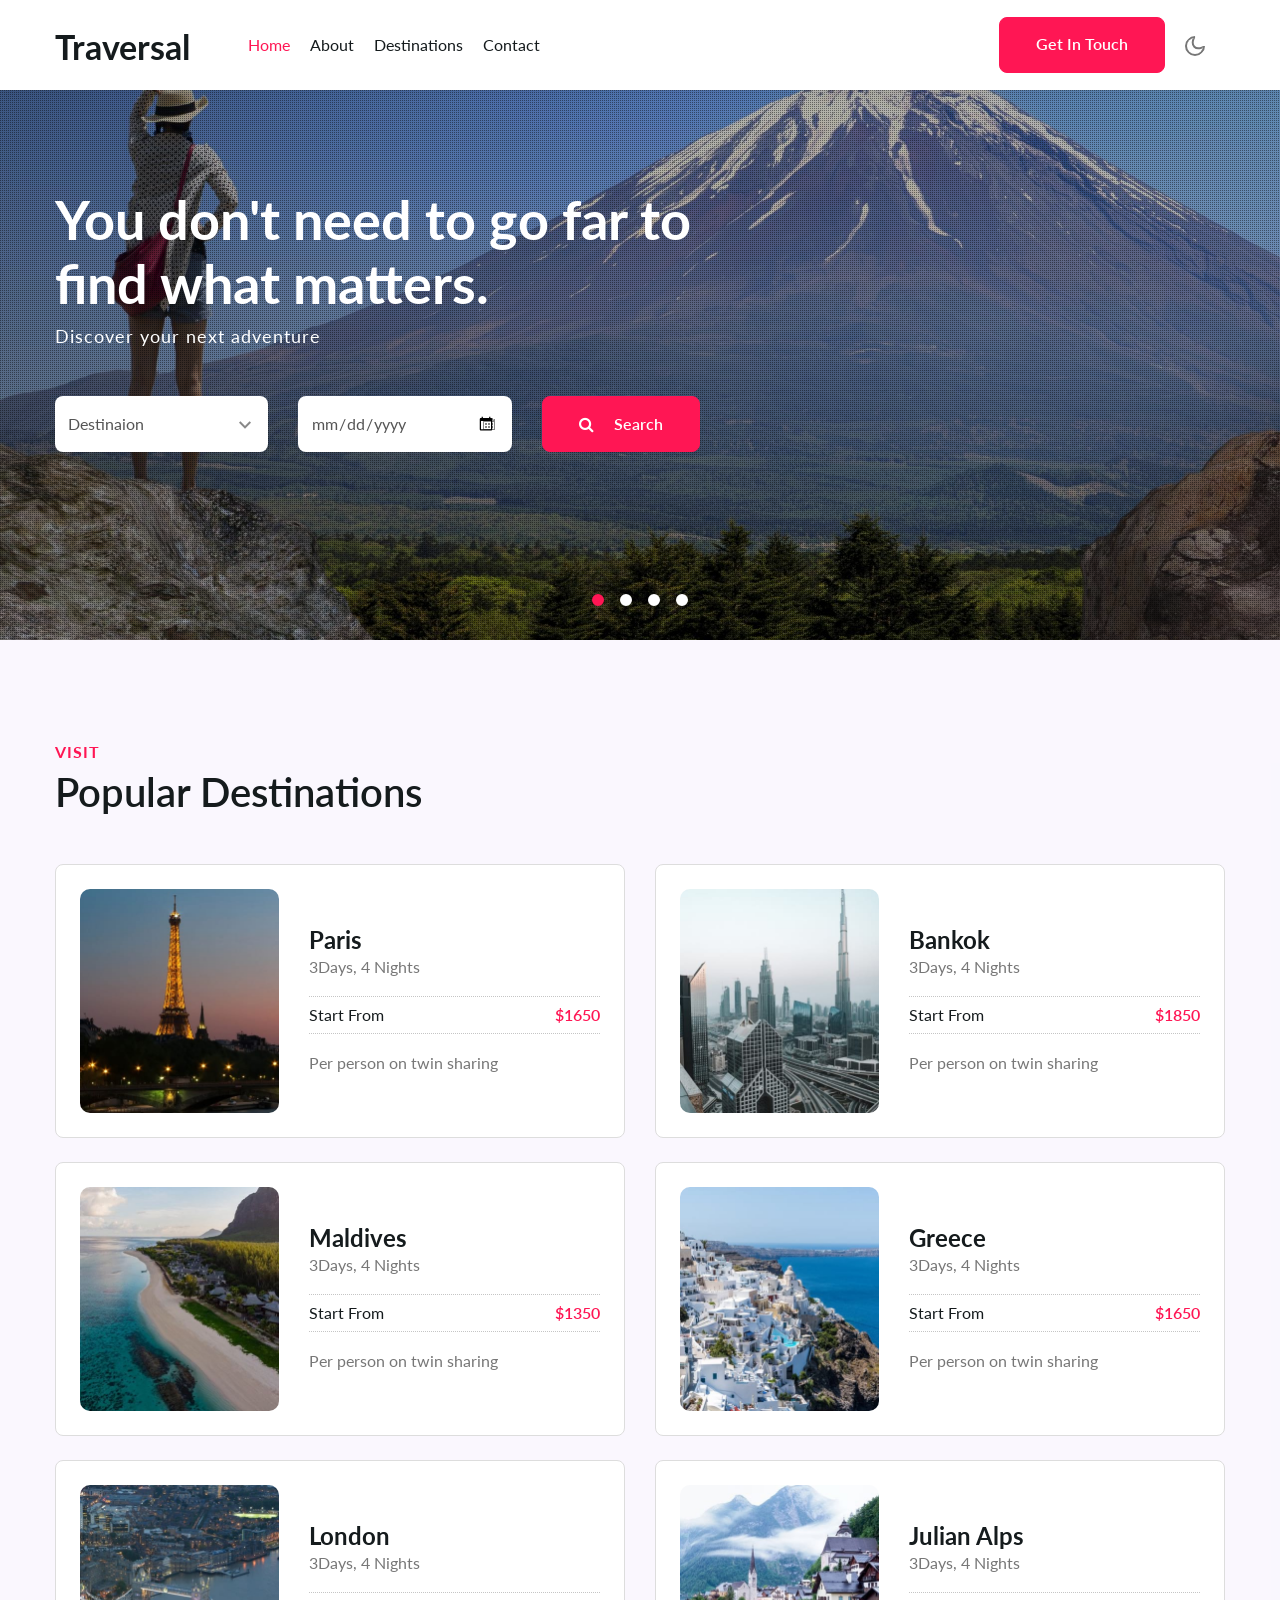
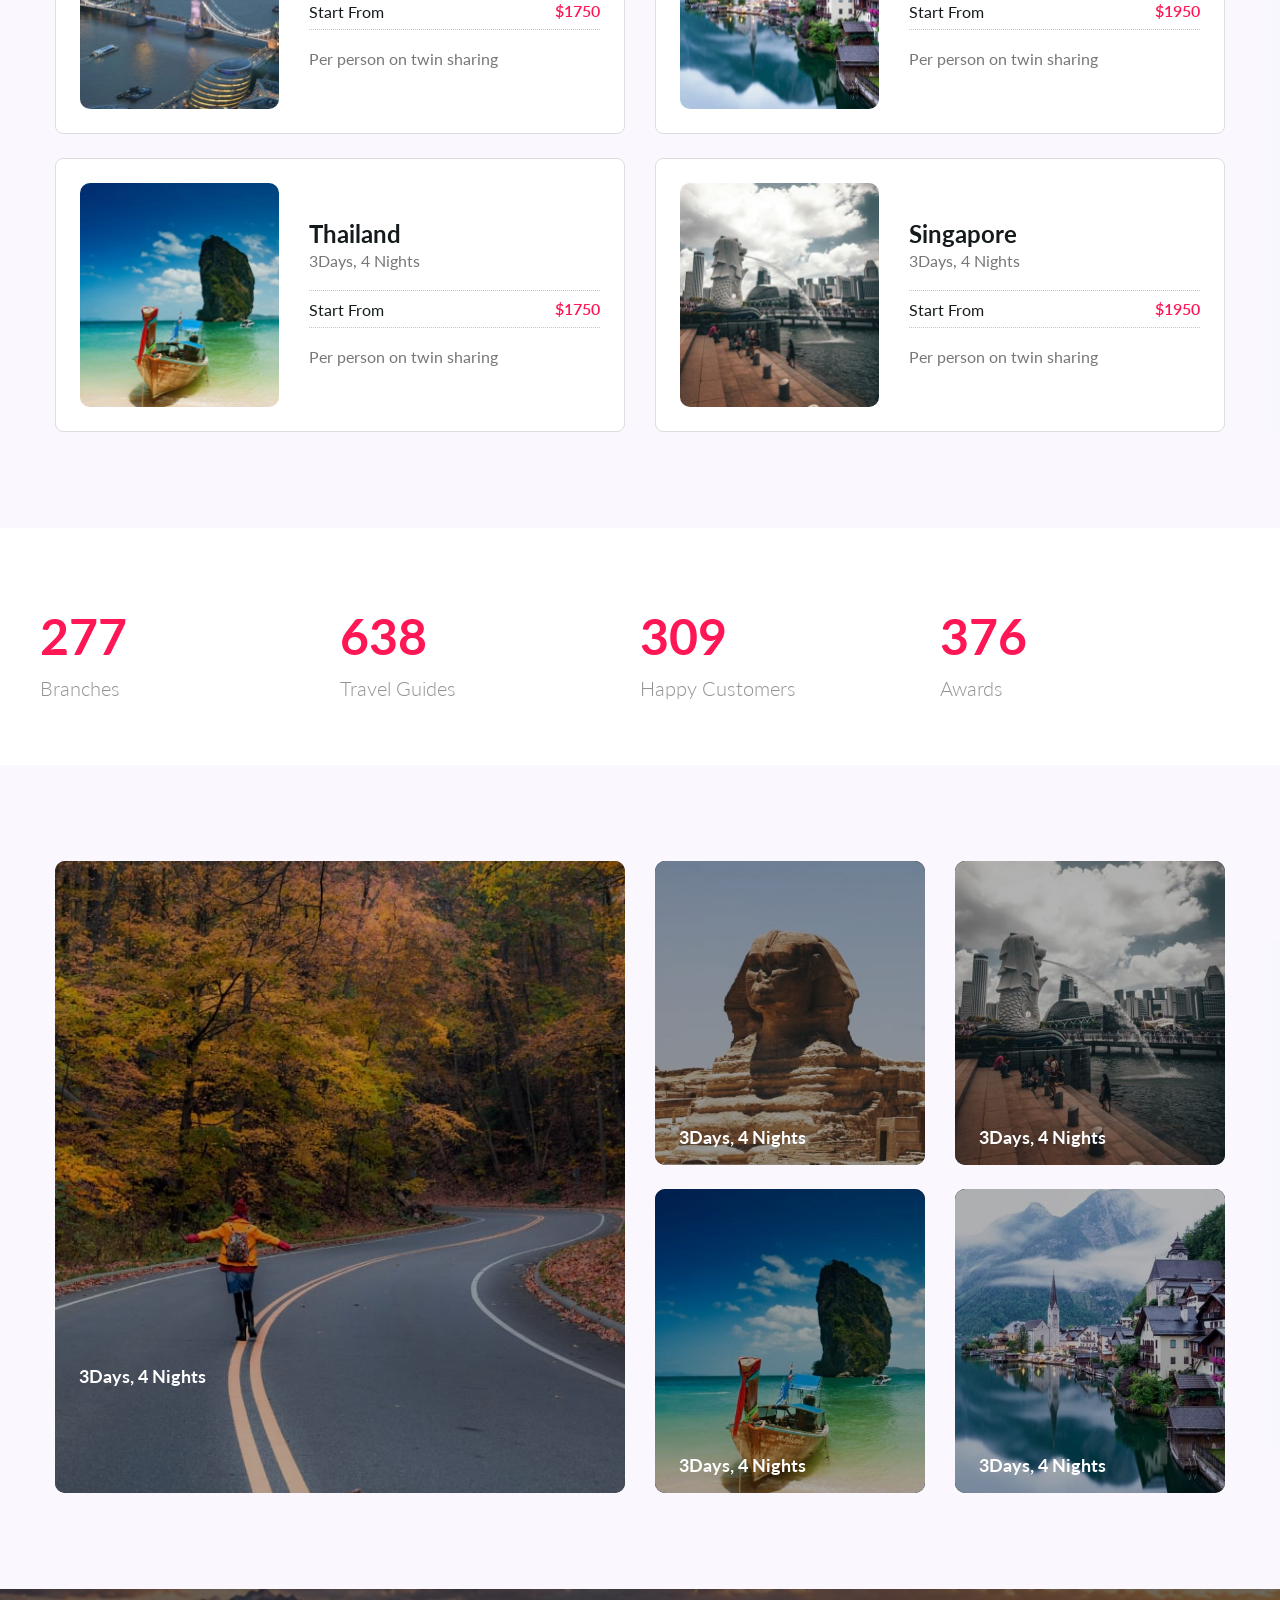
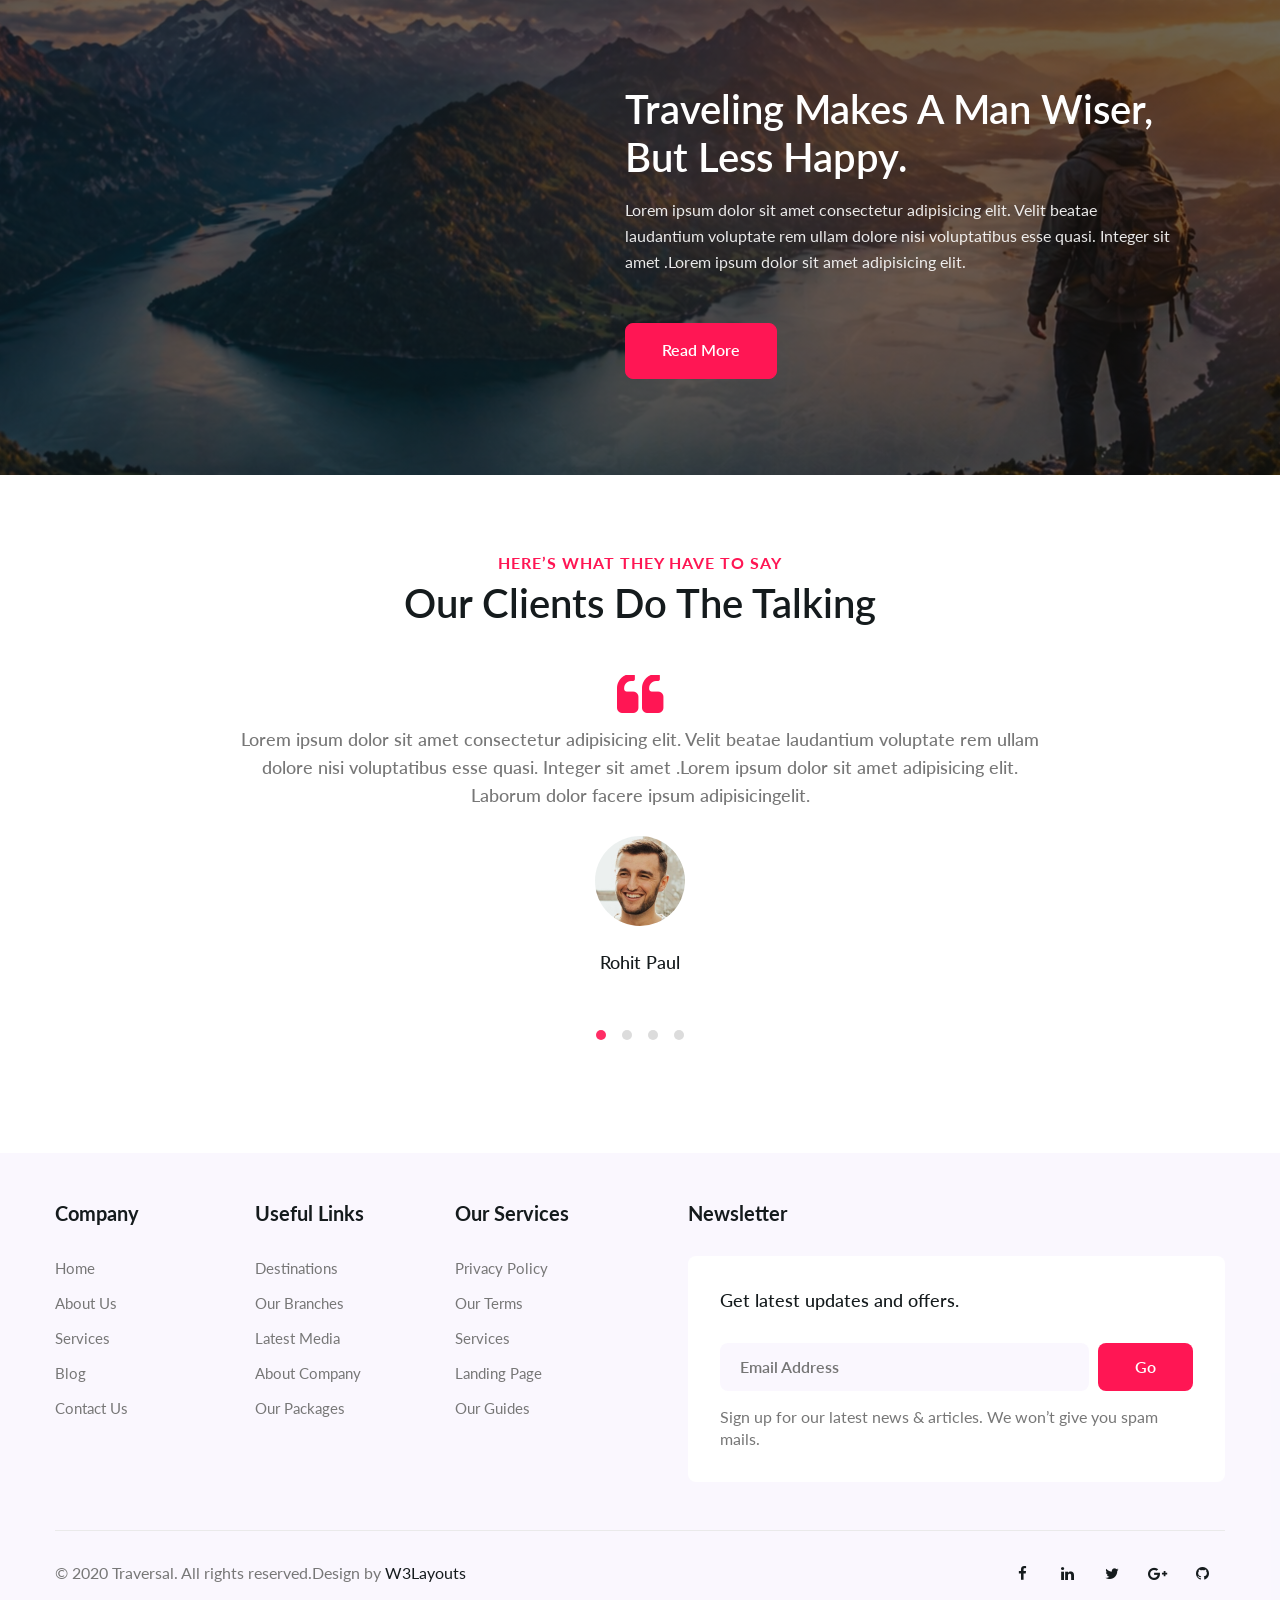
<file: Presentation/AeroTripProject.Core/wwwroot/AeroTrip-Starter/index.html>
<!--
Author: W3layouts
Author URL: http://w3layouts.com
-->
<!doctype html>
<html lang="zxx">

<head>
  <!-- Required meta tags -->
  <meta charset="utf-8">
  <meta name="viewport" content="width=device-width, initial-scale=1, shrink-to-fit=no">
  <title>Traversal Travel Category Bootstrap Responsive Template | Home :: W3layouts</title>
  <!-- google fonts -->
  <link href="//fonts.googleapis.com/css2?family=Montserrat:wght@300;400;600;700&display=swap" rel="stylesheet">
  <link href="//fonts.googleapis.com/css2?family=Lato:ital,wght@0,300;0,400;0,700;1,400&display=swap"
    rel="stylesheet">
  <!-- google fonts -->
  <!-- Template CSS -->
  <link rel="stylesheet" href="assets/css/style-starter.css">
  <!-- Template CSS -
</head>

<body>
  <!--header-->
  <header id="site-header" class="fixed-top">
    <div class="container">
      <nav class="navbar navbar-expand-lg stroke">
        <h1><a class="navbar-brand mr-lg-5" href="index.html">
            Traversal
          </a></h1>
        <!-- if logo is image enable this   
      <a class="navbar-brand" href="#index.html">
          <img src="image-path" alt="Your logo" title="Your logo" style="height:35px;" />
      </a> -->
        <button class="navbar-toggler  collapsed bg-gradient" type="button" data-toggle="collapse"
          data-target="#navbarTogglerDemo02" aria-controls="navbarTogglerDemo02" aria-expanded="false"
          aria-label="Toggle navigation">
          <span class="navbar-toggler-icon fa icon-expand fa-bars"></span>
          <span class="navbar-toggler-icon fa icon-close fa-times"></span>
          </span>
        </button>

        <div class="collapse navbar-collapse" id="navbarTogglerDemo02">
          <ul class="navbar-nav mr-auto">
            <li class="nav-item active">
              <a class="nav-link" href="index.html">Home <span class="sr-only">(current)</span></a>
            </li>
            <li class="nav-item">
              <a class="nav-link" href="about.html">About</a>
            </li>
            <li class="nav-item">
              <a class="nav-link" href="services.html">Destinations</a>
            </li>
    
            <li class="nav-item">
              <a class="nav-link" href="contact.html">Contact</a>
            </li>

          </ul>
        </div>
        <div class="d-lg-block d-none">
          <a href="contact.html" class="btn btn-style btn-secondary">Get In Touch</a>
        </div>
        <!-- toggle switch for light and dark theme -->
        <div class="mobile-position">
          <nav class="navigation">
            <div class="theme-switch-wrapper">
              <label class="theme-switch" for="checkbox">
                <input type="checkbox" id="checkbox">
                <div class="mode-container">
                  <i class="gg-sun"></i>
                  <i class="gg-moon"></i>
                </div>
              </label>
            </div>
          </nav>
        </div>
        <!-- //toggle switch for light and dark theme -->
      </nav>
    </div>
  </header>
  <!-- //header -->
  <!--banner-slider-->
  <!-- main-slider -->
  <section class="w3l-main-slider" id="home">
    <div class="banner-content">
      <div id="demo-1"
        data-zs-src='["assets/images/banner1.jpg", "assets/images/banner2.jpg","assets/images/banner3.jpg", "assets/images/banner4.jpg"]'
        data-zs-overlay="dots">
        <div class="demo-inner-content">
          <div class="container">
            <div class="banner-infhny">
              <h3>You don't need to go far to find what matters.</h3>
              <h6 class="mb-3">Discover your next adventure</h6>
              <div class="flex-wrap search-wthree-field mt-md-5 mt-4">
                <form action="#" method="post" class="booking-form">
                  <div class="row book-form">
                    <div class="form-input col-md-4 mt-md-0 mt-3">

                      <select name="selectpicker" class="selectpicker">
                        <option value="">Destinaion</option>
                        <option value="africa">Africa</option>
                        <option value="america">America</option>
                        <option value="asia">Asia</option>
                        <option value="eastern-europe">Eastern Europe</option>
                        <option value="europe">Europe</option>
                        <option value="south-america">South America</option>
                      </select>

                    </div>
                    <div class="form-input col-md-4 mt-md-0 mt-3">

                      <input type="date" name="" placeholder="Date" required="">
                    </div>
                    <div class="bottom-btn col-md-4 mt-md-0 mt-3">
                      <button class="btn btn-style btn-secondary"><span class="fa fa-search mr-3"
                          aria-hidden="true"></span> Search</button>
                    </div>
                  </div>
                </form>
              </div>
            </div>
          </div>
        </div>
      </div>
    </div>
  </section>
  <!-- /main-slider -->
  <!-- //banner-slider-->

  <!--/grids-->
  <section class="w3l-grids-3 py-5">
    <div class="container py-md-5">
      <div class="title-content text-left mb-lg-5 mb-4">
        <h6 class="sub-title">Visit</h6>
        <h3 class="hny-title">Popular Destinations</h3>
      </div>
      <div class="row bottom-ab-grids">
  <!--/row-grids-->
        <div class="col-lg-6 subject-card mt-lg-0 mt-4">
          <div class="subject-card-header p-4">
            <a href="#" class="card_title p-lg-4d-block">
              <div class="row align-items-center">
                <div class="col-sm-5 subject-img">
                  <img src="assets/images/g1.jpg" class="img-fluid" alt="">
                </div>
                <div class="col-sm-7 subject-content mt-sm-0 mt-4">
                  <h4>Paris</h4>
                  <p>3Days, 4 Nights</p>
                  <div class="dst-btm">
                    <h6 class=""> Start From </h6>
                    <span>$1650</span>
                  </div>
                  <p class="sub-para">Per person on twin sharing</p>
                </div>
              </div>
            </a>
          </div>
        </div>
        <div class="col-lg-6 subject-card mt-lg-0 mt-4">
          <div class="subject-card-header p-4">
            <a href="#" class="card_title p-lg-4d-block">
              <div class="row align-items-center">
                <div class="col-sm-5 subject-img">
                  <img src="assets/images/g2.jpg" class="img-fluid" alt="">
                </div>
                <div class="col-sm-7 subject-content mt-sm-0 mt-4">
                  <h4>Bankok</h4>
                  <p>3Days, 4 Nights</p>
                  <div class="dst-btm">
                    <h6 class=""> Start From </h6>
                    <span>$1850</span>
                  </div>
                  <p class="sub-para">Per person on twin sharing</p>
                </div>
              </div>
            </a>
          </div>
        </div>
          <!--//row-grids-->
            <!--/row-grids-->
        <div class="col-lg-6 subject-card mt-4">
          <div class="subject-card-header p-4">
            <a href="#" class="card_title p-lg-4d-block">
              <div class="row align-items-center">
                <div class="col-sm-5 subject-img">
                  <img src="assets/images/g3.jpg" class="img-fluid" alt="">
                </div>
                <div class="col-sm-7 subject-content mt-sm-0 mt-4">
                  <h4>Maldives</h4>
                  <p>3Days, 4 Nights</p>
                  <div class="dst-btm">
                    <h6 class=""> Start From </h6>
                    <span>$1350</span>
                  </div>
                  <p class="sub-para">Per person on twin sharing</p>
                </div>
              </div>
            </a>
          </div>
        </div>
        <div class="col-lg-6 subject-card mt-4">
          <div class="subject-card-header p-4">
            <a href="#" class="card_title p-lg-4d-block">
              <div class="row align-items-center">
                <div class="col-sm-5 subject-img">
                  <img src="assets/images/g4.jpg" class="img-fluid" alt="">
                </div>
                <div class="col-sm-7 subject-content mt-sm-0 mt-4">
                  <h4>Greece</h4>
                  <p>3Days, 4 Nights</p>
                  <div class="dst-btm">
                    <h6 class=""> Start From </h6>
                    <span>$1650</span>
                  </div>
                  <p class="sub-para">Per person on twin sharing</p>
                </div>
              </div>
            </a>
          </div>
        </div>
          <!--//row-grids-->
            <!--/row-grids-->
        <div class="col-lg-6 subject-card mt-4">
          <div class="subject-card-header p-4">
            <a href="#" class="card_title p-lg-4d-block">
              <div class="row align-items-center">
                <div class="col-sm-5 subject-img">
                  <img src="assets/images/g5.jpg" class="img-fluid" alt="">
                </div>
                <div class="col-sm-7 subject-content mt-sm-0 mt-4">
                  <h4>London</h4>
                  <p>3Days, 4 Nights</p>
                  <div class="dst-btm">
                    <h6 class=""> Start From </h6>
                    <span>$1750</span>
                  </div>
                  <p class="sub-para">Per person on twin sharing</p>
                </div>
              </div>
            </a>
          </div>
        </div>
        <div class="col-lg-6 subject-card mt-4">
          <div class="subject-card-header p-4">
            <a href="#" class="card_title p-lg-4d-block">
              <div class="row align-items-center">
                <div class="col-sm-5 subject-img">
                  <img src="assets/images/g6.jpg" class="img-fluid" alt="">
                </div>
                <div class="col-sm-7 subject-content mt-sm-0 mt-4">
                  <h4>Julian Alps</h4>
                  <p>3Days, 4 Nights</p>
                  <div class="dst-btm">
                    <h6 class=""> Start From </h6>
                    <span>$1950</span>
                  </div>
                  <p class="sub-para">Per person on twin sharing</p>
                </div>
              </div>
            </a>
          </div>
        </div>
          <!--//row-grids-->
                  <!--/row-grids-->
        <div class="col-lg-6 subject-card mt-4">
          <div class="subject-card-header p-4">
            <a href="#" class="card_title p-lg-4d-block">
              <div class="row align-items-center">
                <div class="col-sm-5 subject-img">
                  <img src="assets/images/g7.jpg" class="img-fluid" alt="">
                </div>
                <div class="col-sm-7 subject-content mt-sm-0 mt-4">
                  <h4>Thailand</h4>
                  <p>3Days, 4 Nights</p>
                  <div class="dst-btm">
                    <h6 class=""> Start From </h6>
                    <span>$1750</span>
                  </div>
                  <p class="sub-para">Per person on twin sharing</p>
                </div>
              </div>
            </a>
          </div>
        </div>
        <div class="col-lg-6 subject-card mt-4">
          <div class="subject-card-header p-4">
            <a href="#" class="card_title p-lg-4d-block">
              <div class="row align-items-center">
                <div class="col-sm-5 subject-img">
                  <img src="assets/images/g8.jpg" class="img-fluid" alt="">
                </div>
                <div class="col-sm-7 subject-content mt-sm-0 mt-4">
                  <h4>Singapore</h4>
                  <p>3Days, 4 Nights</p>
                  <div class="dst-btm">
                    <h6 class=""> Start From </h6>
                    <span>$1950</span>
                  </div>
                  <p class="sub-para">Per person on twin sharing</p>
                </div>
              </div>
            </a>
          </div>
        </div>
          <!--//row-grids-->
      </div>
    </div>
  </section>
  <!--//grids-->
  <!-- stats -->
  <section class="w3l-stats py-5" id="stats">
    <div class="gallery-inner container py-lg-0 py-3">
      <div class="row stats-con pb-lg-3">
        <div class="col-lg-3 col-6 stats_info counter_grid">
          <p class="counter">730</p>
          <h4>Branches</h4>
        </div>
        <div class="col-lg-3 col-6 stats_info counter_grid1">
          <p class="counter">1680</p>
          <h4>Travel Guides</h4>
        </div>
        <div class="col-lg-3 col-6 stats_info counter_grid mt-lg-0 mt-5">
          <p class="counter">812</p>
          <h4>Happy Customers</h4>
        </div>
        <div class="col-lg-3 col-6 stats_info counter_grid2 mt-lg-0 mt-5">
          <p class="counter">990</p>
          <h4>Awards</h4>
        </div>
      </div>
    </div>
  </section>
  <!-- //stats -->
  <!--/-->
  <div class="best-rooms py-5">
    <div class="container py-md-5">
        <div class="ban-content-inf row">
            <div class="maghny-gd-1 col-lg-6">
              <div class="maghny-grid">
                <figure class="effect-lily border-radius  m-0">
                    <img class="img-fluid" src="assets/images/g10.jpg" alt="" />
                    <figcaption>
                        <div>
                            <h4>3Days, 4 Nights</h4>
                            <p>From 1720$ </p>
                        </div>

                    </figcaption>
                </figure>
            </div>
            </div>
            <div class="maghny-gd-1 col-lg-6 mt-lg-0 mt-4">
                <div class="row">
                    <div class="maghny-gd-1 col-6">
                        <div class="maghny-grid">
                            <figure class="effect-lily border-radius">
                                <img class="img-fluid" src="assets/images/g9.jpg" alt="" />
                                <figcaption>
                                    <div>
                                        <h4>3Days, 4 Nights</h4>
                                        <p>From 1220$ </p>
                                    </div>

                                </figcaption>
                            </figure>
                        </div>
                    </div>
                    <div class="maghny-gd-1 col-6">
                        <div class="maghny-grid">
                            <figure class="effect-lily border-radius">
                                <img class="img-fluid" src="assets/images/g8.jpg" alt="" />
                                <figcaption>
                                    <div>
                                        <h4>3Days, 4 Nights</h4>
                                        <p>From 1620$ </p>
                                    </div>

                                </figcaption>
                            </figure>
                        </div>
                    </div>
                    <div class="maghny-gd-1 col-6 mt-4">
                        <div class="maghny-grid">
                            <figure class="effect-lily border-radius">
                                <img class="img-fluid" src="assets/images/g7.jpg" alt="" />
                                <figcaption>
                                    <div>
                                        <h4>3Days, 4 Nights</h4>
                                        <p>From 1820$ </p>
                                    </div>

                                </figcaption>
                            </figure>
                        </div>
                    </div>
                    <div class="maghny-gd-1 col-6 mt-4">
                        <div class="maghny-grid">
                            <figure class="effect-lily border-radius">
                                <img class="img-fluid" src="assets/images/g6.jpg" alt="" />
                                <figcaption>
                                    <div>
                                        <h4>3Days, 4 Nights</h4>
                                        <p>From 1520$ </p>
                                    </div>

                                </figcaption>
                            </figure>
                        </div>
                    </div>
                </div>
            </div>
        </div>
    </div>
</div>
  <!-- //stats -->
  <!--/w3l-bottom-->
  <section class="w3l-bottom py-5">
    <div class="container py-md-4 py-3 text-center">
      <div class="row my-lg-4 mt-4">
        <div class="col-lg-9 col-md-10 ml-auto">
          <div class="bottom-info ml-auto">
            <div class="header-section text-left">
              <h3 class="hny-title two">Traveling makes a man wiser, but less happy.</h3>
              <p class="mt-3 pr-lg-5">Lorem ipsum dolor sit amet consectetur adipisicing elit. Velit beatae laudantium
                voluptate rem ullam dolore nisi voluptatibus esse quasi. Integer sit amet .Lorem ipsum dolor sit
                amet adipisicing elit.</p>
              <a href="about.html" class="btn btn-style btn-secondary mt-5">Read More</a>
            </div>
           

          </div>
        </div>
      </div>
    </div>
  </section>
  <!--//w3l-bottom-->
  <!-- testimonials -->
  <section class="w3l-clients" id="clients">
    <!-- /grids -->
    <div class="cusrtomer-layout py-5">
      <div class="container py-lg-4 py-md-3 pb-lg-0">
        <div class="heading text-center mx-auto">
          <h6 class="sub-title text-center">Here’s what they have to say</h6>
          <h3 class="hny-title mb-md-5 mb-4">our clients do the talking</h3>
        </div>
        <!-- /grids -->
        <div class="testimonial-width">
          <div id="owl-demo1" class="owl-two owl-carousel owl-theme">
            <div class="item">
              <div class="testimonial-content">
                <div class="testimonial">
                  <blockquote>
                    <span class="fa fa-quote-left" aria-hidden="true"></span>
                    Lorem ipsum dolor sit amet consectetur adipisicing elit. Velit beatae laudantium
                    voluptate rem ullam dolore nisi voluptatibus esse quasi. Integer sit amet .Lorem ipsum dolor sit
                    amet adipisicing elit. Laborum dolor facere ipsum adipisicingelit.
                  </blockquote>
                  <div class="testi-des">
                    <div class="test-img"><img src="assets/images/c1.jpg" class="img-fluid" alt="client-img">
                    </div>
                    <div class="peopl align-self">
                      <h3>Rohit Paul</h3>
                      <p class="indentity">Example City</p>
                    </div>
                  </div>
                </div>
              </div>
            </div>
            <div class="item">
              <div class="testimonial-content">
                <div class="testimonial">
                  <blockquote>
                    <span class="fa fa-quote-left" aria-hidden="true"></span>
                    Lorem ipsum dolor sit amet consectetur adipisicing elit. Velit beatae laudantium
                    voluptate rem ullam dolore nisi voluptatibus esse quasi. Integer sit amet .Lorem ipsum dolor sit
                    amet adipisicing elit. Laborum dolor facere ipsum adipisicingelit.
                  </blockquote>
                  <div class="testi-des">
                    <div class="test-img"><img src="assets/images/c2.jpg" class="img-fluid" alt="client-img">
                    </div>
                    <div class="peopl align-self">
                      <h3>Shveta</h3>
                      <p class="indentity">Example City</p>
                    </div>
                  </div>
                </div>
              </div>
            </div>
            <div class="item">
              <div class="testimonial-content">
                <div class="testimonial">
                  <blockquote>
                    <span class="fa fa-quote-left" aria-hidden="true"></span>
                    Lorem ipsum dolor sit amet consectetur adipisicing elit. Velit beatae laudantium
                    voluptate rem ullam dolore nisi voluptatibus esse quasi. Integer sit amet .Lorem ipsum dolor sit
                    amet adipisicing elit. Laborum dolor facere ipsum adipisicingelit.
                  </blockquote>
                  <div class="testi-des">
                    <div class="test-img"><img src="assets/images/c3.jpg" class="img-fluid" alt="client-img">
                    </div>
                    <div class="peopl align-self">
                      <h3>Roy Linderson</h3>
                      <p class="indentity">Example City</p>
                    </div>
                  </div>
                </div>
              </div>
            </div>
            <div class="item">
              <div class="testimonial-content">
                <div class="testimonial">
                  <blockquote>
                    <span class="fa fa-quote-left" aria-hidden="true"></span>
                    Lorem ipsum dolor sit amet consectetur adipisicing elit. Velit beatae laudantium
                    voluptate rem ullam dolore nisi voluptatibus esse quasi. Integer sit amet .Lorem ipsum dolor sit
                    amet adipisicing elit. Laborum dolor facere ipsum adipisicingelit.
                  </blockquote>
                  <div class="testi-des">
                    <div class="test-img"><img src="assets/images/c4.jpg" class="img-fluid" alt="client-img">
                    </div>
                    <div class="peopl align-self">
                      <h3>Mike Thyson</h3>
                      <p class="indentity">Example City</p>
                    </div>
                  </div>
                </div>
              </div>
            </div>


          </div>
        </div>
      </div>
      <!-- /grids -->
    </div>
    <!-- //grids -->
  </section>
  <!-- //testimonials -->

  <!--/w3l-footer-29-main-->
  <footer>
    <!-- footer -->
    <section class="w3l-footer">
      <div class="w3l-footer-16-main py-5">
        <div class="container">
          <div class="row">
            <div class="col-lg-6 column">
              <div class="row">
                <div class="col-md-4 column">
                  <h3>Company</h3>
                  <ul class="footer-gd-16">
                    <li><a href="index.html">Home</a></li>
                    <li><a href="about.html">About Us</a></li>
                    <li><a href="services.html">Services</a></li>
                    <li><a href="blog.html">Blog</a></li>
                    <li><a href="contact.html">Contact Us</a></li>
                  </ul>
                </div>
                <div class="col-md-4 column mt-md-0 mt-4">
                  <h3>Useful Links</h3>
                  <ul class="footer-gd-16">
                    <li><a href="#url">Destinations</a></li>
                    <li><a href="#url">Our Branches</a></li>
                    <li><a href="#url">Latest Media</a></li>
                    <li><a href="about.html">About Company</a></li>
                    <li><a href="#url">Our Packages</a></li>
                  </ul>
                </div>
                <div class="col-md-4 column mt-md-0 mt-4">
                  <h3>Our Services</h3>
                  <ul class="footer-gd-16">
                    <li><a href="#url">Privacy Policy</a></li>
                    <li><a href="#url">Our Terms</a></li>
                    <li><a href="services.html">Services</a></li>
                    <li><a href="landing-single.html">Landing Page</a></li>
                    <li><a href="#url">Our Guides</a></li>
                  </ul>
                </div>
              </div>
            </div>
            <div class="col-lg-6 col-md-12 column pl-lg-5 column4 mt-lg-0 mt-5">
              <h3>Newsletter </h3>
              <div class="end-column">
                <h4>Get latest updates and offers.</h4>
                <form action="#" class="subscribe" method="post">
                  <input type="email" name="email" placeholder="Email Address" required="">
                  <button type="submit">Go</button>
                </form>
                <p>Sign up for our latest news & articles. We won’t give you spam mails.</p>
              </div>
            </div>
          </div>
          <div class="d-flex below-section justify-content-between align-items-center pt-4 mt-5">
            <div class="columns text-lg-left text-center">
              <p>&copy; 2020 Traversal. All rights reserved.Design by <a href="https://w3layouts.com/" target="_blank">
                W3Layouts</a>
              </p>
            </div>
            <div class="columns-2 mt-lg-0 mt-3">
              <ul class="social">
                <li><a href="#facebook"><span class="fa fa-facebook" aria-hidden="true"></span></a>
                </li>
                <li><a href="#linkedin"><span class="fa fa-linkedin" aria-hidden="true"></span></a>
                </li>
                <li><a href="#twitter"><span class="fa fa-twitter" aria-hidden="true"></span></a>
                </li>
                <li><a href="#google"><span class="fa fa-google-plus" aria-hidden="true"></span></a>
                </li>
                <li><a href="#github"><span class="fa fa-github" aria-hidden="true"></span></a>
                </li>
              </ul>
            </div>
          </div>
        </div>
      </div>
  
      <!-- move top -->
      <button onclick="topFunction()" id="movetop" title="Go to top">
        <span class="fa fa-angle-up"></span>
      </button>
      <script>
        // When the user scrolls down 20px from the top of the document, show the button
        window.onscroll = function () {
          scrollFunction()
        };
  
        function scrollFunction() {
          if (document.body.scrollTop > 20 || document.documentElement.scrollTop > 20) {
            document.getElementById("movetop").style.display = "block";
          } else {
            document.getElementById("movetop").style.display = "none";
          }
        }
  
        // When the user clicks on the button, scroll to the top of the document
        function topFunction() {
          document.body.scrollTop = 0;
          document.documentElement.scrollTop = 0;
        }
      </script>
      <!-- //move top -->
      <script>
        $(function () {
          $('.navbar-toggler').click(function () {
            $('body').toggleClass('noscroll');
          })
        });
      </script>
    </section>
    <!-- //footer -->
  </footer>
  <!-- Template JavaScript -->
  <script src="assets/js/jquery-3.3.1.min.js"></script>
  <script src="assets/js/theme-change.js"></script>
  <!--/slider-js-->
  <script src="assets/js/jquery.min.js"></script>
  <script src="assets/js/modernizr-2.6.2.min.js"></script>
  <script src="assets/js/jquery.zoomslider.min.js"></script>
  <!--//slider-js-->
  <script src="assets/js/owl.carousel.js"></script>
  <!-- script for tesimonials carousel slider -->
  <script>
    $(document).ready(function () {
      $("#owl-demo1").owlCarousel({
        loop: true,
        margin: 20,
        nav: false,
        responsiveClass: true,
        responsive: {
          0: {
            items: 1,
            nav: false
          },
          736: {
            items: 1,
            nav: false
          },
          1000: {
            items: 1,
            nav: false,
            loop: true
          }
        }
      })
    })
  </script>
  <!-- //script for tesimonials carousel slider -->
  <!-- stats number counter-->
  <script src="assets/js/jquery.waypoints.min.js"></script>
  <script src="assets/js/jquery.countup.js"></script>
  <script>
    $('.counter').countUp();
  </script>
  <!-- //stats number counter -->

  <!--/MENU-JS-->
  <script>
    $(window).on("scroll", function () {
      var scroll = $(window).scrollTop();

      if (scroll >= 80) {
        $("#site-header").addClass("nav-fixed");
      } else {
        $("#site-header").removeClass("nav-fixed");
      }
    });

    //Main navigation Active Class Add Remove
    $(".navbar-toggler").on("click", function () {
      $("header").toggleClass("active");
    });
    $(document).on("ready", function () {
      if ($(window).width() > 991) {
        $("header").removeClass("active");
      }
      $(window).on("resize", function () {
        if ($(window).width() > 991) {
          $("header").removeClass("active");
        }
      });
    });
  </script>
  <!--//MENU-JS-->

  <script src="assets/js/bootstrap.min.js"></script>

</body>

</html>
</file>
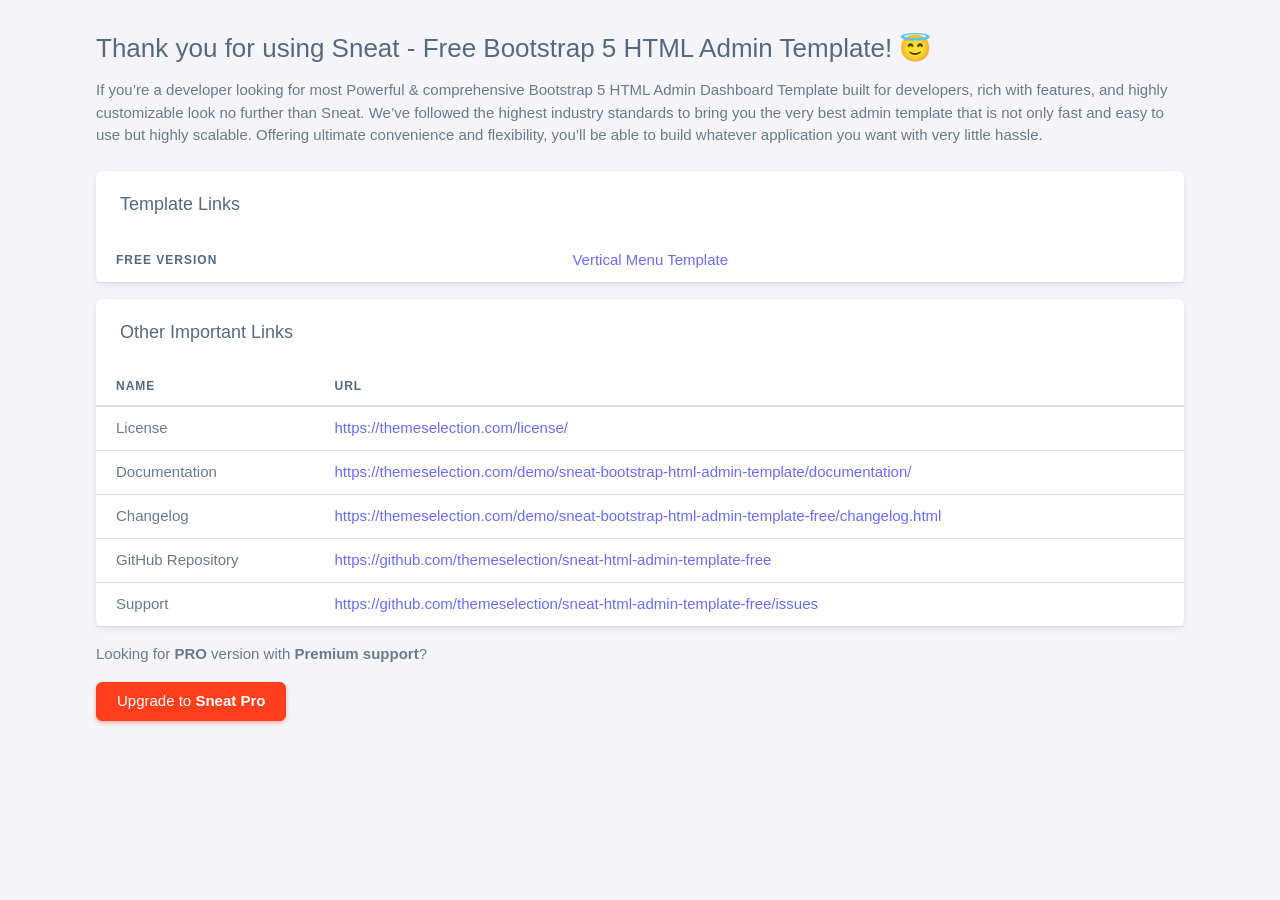
<file: Presentation/AeroTripProject.Core/wwwroot/sneat-1.0.0/index.html>
<!DOCTYPE html>


<html lang="en" class="light-style  customizer-hide" dir="ltr" data-theme="theme-default" data-assets-path="assets/"
  data-template="vertical-menu-template-no-customizer">

<head>
  <meta charset="utf-8" />
  <meta name="viewport"
    content="width=device-width, initial-scale=1.0, user-scalable=no, minimum-scale=1.0, maximum-scale=1.0" />

  <title>Sneat - Free Bootstrap 5 HTML Admin Template</title>

  <meta name="description" content="" />

  <!-- Favicon -->
  <link rel="icon" type="image/x-icon" href="assets/img/favicon/favicon.ico" />

  <!-- Fonts -->
  <link rel="preconnect" href="https://fonts.googleapis.com">
  <link rel="preconnect" href="https://fonts.gstatic.com" crossorigin>
  <link
    href="https://fonts.googleapis.com/css2?family=Open+Sans:ital,wght@0,300;0,400;0,500;0,600;0,700;1,300;1,400;1,500;1,600;1,700&display=swap"
    rel="stylesheet">

  <!-- Core CSS -->
  <link rel="stylesheet" href="assets/vendor/css/core.css" />
  <link rel="stylesheet" href="assets/vendor/css/theme-default.css" />
  <link rel="stylesheet" href="assets/css/demo.css" />
</head>

<body>

  <!-- Content -->
  <div class="container flex-grow-1 container-p-y my-2">
    <h3>Thank you for using Sneat - Free Bootstrap 5 HTML Admin Template! 😇</h3>
    <p>If you’re a developer looking for most Powerful & comprehensive Bootstrap 5 HTML Admin Dashboard Template built
      for developers, rich with features, and highly customizable look no further than Sneat. We’ve followed the highest
      industry standards to bring you the very best admin template that is not only fast and easy to use but highly
      scalable. Offering ultimate convenience and flexibility, you’ll be able to build whatever application you want
      with very little hassle.</p>

    <!-- Examples -->
    <div class="row mt-sm-4 mt-3">
      <div class="col-12 mb-3">
        <div class="card">
          <h5 class="card-header">Template Links</h5>
          <!-- Template Demo Links -->
          <table class="table">
            <tbody>
              <tr>
                <th>Free Version</th>
                <td><a href="html/index.html" target="_blank">Vertical Menu Template</a></td>
              </tr>
            </tbody>
          </table>
          <!--/ Template Demo Links -->
        </div>
      </div>

      <div class="col-12 mb-3">
        <div class="card">

          <h5 class="card-header">Other Important Links</h5>
          <!-- Other Links -->
          <table class="table">
            <thead>
              <tr>
                <th scope="col">Name</th>
                <th scope="col">URL</th>
              </tr>
            </thead>
            <tbody>

              <tr>
                <td>License </td>
                <td>
                  <a href="https://themeselection.com/license/" target="_blank">https://themeselection.com/license/</a>
                </td>
              </tr>

              <tr>
                <td>Documentation</td>
                <td>
                  <a href="https://themeselection.com/demo/sneat-bootstrap-html-admin-template/documentation/"
                    target="_blank">https://themeselection.com/demo/sneat-bootstrap-html-admin-template/documentation/</a>
                </td>
              </tr>

              <tr>
                <td>Changelog</td>
                <td>
                  <a href="https://themeselection.com/demo/sneat-bootstrap-html-admin-template-free/changelog.html"
                    target="_blank">https://themeselection.com/demo/sneat-bootstrap-html-admin-template-free/changelog.html</a>
                </td>
              </tr>


              <tr>
                <td>GitHub Repository</td>
                <td>
                  <a href="https://github.com/themeselection/sneat-html-admin-template-free"
                    target="_blank">https://github.com/themeselection/sneat-html-admin-template-free</a>
                </td>
              </tr>


              <tr>
                <td>Support</td>
                <td>
                  <a href="https://github.com/themeselection/sneat-html-admin-template-free/issues"
                    target="_blank">https://github.com/themeselection/sneat-html-admin-template-free/issues</a>
                </td>
              </tr>

            </tbody>
          </table>
          <!--/ Other Links -->
        </div>
      </div>

      <div class="col-12 mb-3">
        <p>Looking for <strong>PRO</strong> version with <strong>Premium support</strong>?</p>
        <div class="upgrade-to-pro">
          <a href="https://themeselection.com/products/sneat-bootstrap-html-admin-template/" target="_blank"
            class="btn btn-danger">Upgrade to <strong>Sneat Pro</strong></a>
        </div>
      </div>
    </div>
  </div>
  <!-- / Content -->

</body>

</html>
</file>
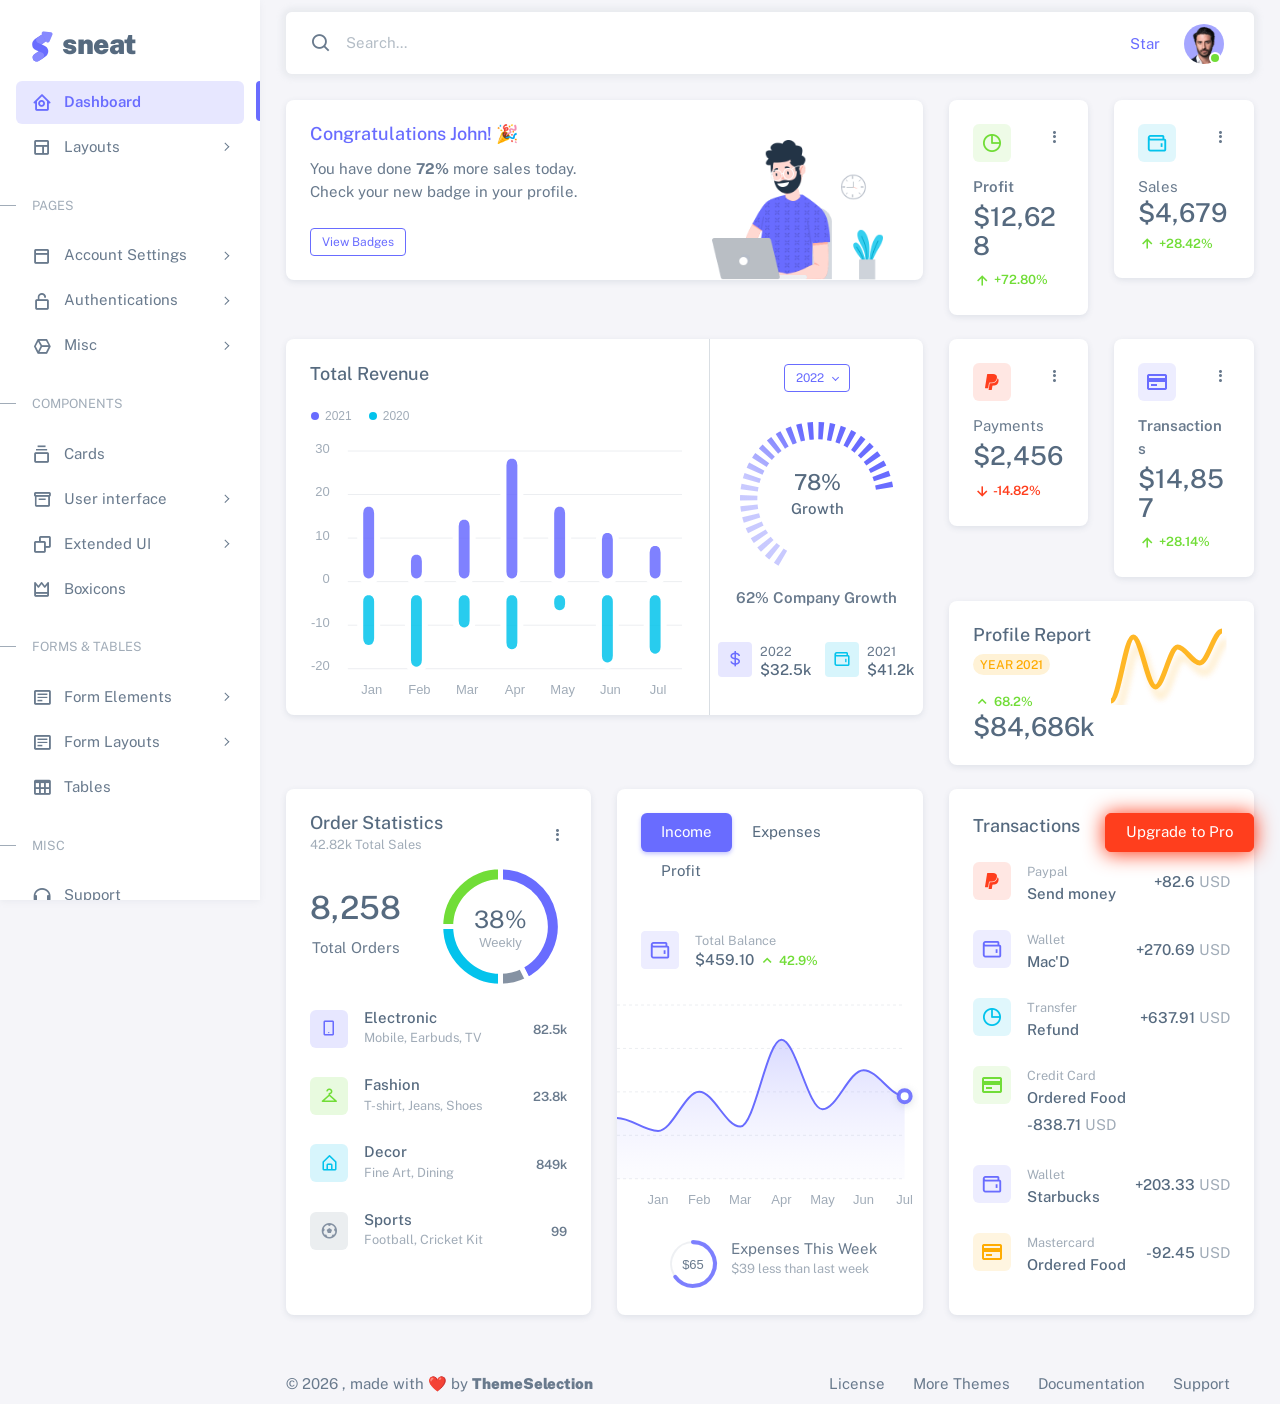
<file: Presentation/AeroTripProject.Core/wwwroot/sneat-1.0.0/html/index.html>
<!DOCTYPE html>

<!-- =========================================================
* Sneat - Bootstrap 5 HTML Admin Template - Pro | v1.0.0
==============================================================

* Product Page: https://themeselection.com/products/sneat-bootstrap-html-admin-template/
* Created by: ThemeSelection
* License: You must have a valid license purchased in order to legally use the theme for your project.
* Copyright ThemeSelection (https://themeselection.com)

=========================================================
 -->
<!-- beautify ignore:start -->
<html
  lang="en"
  class="light-style layout-menu-fixed"
  dir="ltr"
  data-theme="theme-default"
  data-assets-path="../assets/"
  data-template="vertical-menu-template-free"
>
  <head>
    <meta charset="utf-8" />
    <meta
      name="viewport"
      content="width=device-width, initial-scale=1.0, user-scalable=no, minimum-scale=1.0, maximum-scale=1.0"
    />

    <title>Dashboard - Analytics | Sneat - Bootstrap 5 HTML Admin Template - Pro</title>

    <meta name="description" content="" />

    <!-- Favicon -->
    <link rel="icon" type="image/x-icon" href="../assets/img/favicon/favicon.ico" />

    <!-- Fonts -->
    <link rel="preconnect" href="https://fonts.googleapis.com" />
    <link rel="preconnect" href="https://fonts.gstatic.com" crossorigin />
    <link
      href="https://fonts.googleapis.com/css2?family=Public+Sans:ital,wght@0,300;0,400;0,500;0,600;0,700;1,300;1,400;1,500;1,600;1,700&display=swap"
      rel="stylesheet"
    />

    <!-- Icons. Uncomment required icon fonts -->
    <link rel="stylesheet" href="../assets/vendor/fonts/boxicons.css" />

    <!-- Core CSS -->
    <link rel="stylesheet" href="../assets/vendor/css/core.css" class="template-customizer-core-css" />
    <link rel="stylesheet" href="../assets/vendor/css/theme-default.css" class="template-customizer-theme-css" />
    <link rel="stylesheet" href="../assets/css/demo.css" />

    <!-- Vendors CSS -->
    <link rel="stylesheet" href="../assets/vendor/libs/perfect-scrollbar/perfect-scrollbar.css" />

    <link rel="stylesheet" href="../assets/vendor/libs/apex-charts/apex-charts.css" />

    <!-- Page CSS -->

    <!-- Helpers -->
    <script src="../assets/vendor/js/helpers.js"></script>

    <!--! Template customizer & Theme config files MUST be included after core stylesheets and helpers.js in the <head> section -->
    <!--? Config:  Mandatory theme config file contain global vars & default theme options, Set your preferred theme option in this file.  -->
    <script src="../assets/js/config.js"></script>
  </head>

  <body>
    <!-- Layout wrapper -->
    <div class="layout-wrapper layout-content-navbar">
      <div class="layout-container">
        <!-- Menu -->

        <aside id="layout-menu" class="layout-menu menu-vertical menu bg-menu-theme">
          <div class="app-brand demo">
            <a href="index.html" class="app-brand-link">
              <span class="app-brand-logo demo">
                <svg
                  width="25"
                  viewBox="0 0 25 42"
                  version="1.1"
                  xmlns="http://www.w3.org/2000/svg"
                  xmlns:xlink="http://www.w3.org/1999/xlink"
                >
                  <defs>
                    <path
                      d="M13.7918663,0.358365126 L3.39788168,7.44174259 C0.566865006,9.69408886 -0.379795268,12.4788597 0.557900856,15.7960551 C0.68998853,16.2305145 1.09562888,17.7872135 3.12357076,19.2293357 C3.8146334,19.7207684 5.32369333,20.3834223 7.65075054,21.2172976 L7.59773219,21.2525164 L2.63468769,24.5493413 C0.445452254,26.3002124 0.0884951797,28.5083815 1.56381646,31.1738486 C2.83770406,32.8170431 5.20850219,33.2640127 7.09180128,32.5391577 C8.347334,32.0559211 11.4559176,30.0011079 16.4175519,26.3747182 C18.0338572,24.4997857 18.6973423,22.4544883 18.4080071,20.2388261 C17.963753,17.5346866 16.1776345,15.5799961 13.0496516,14.3747546 L10.9194936,13.4715819 L18.6192054,7.984237 L13.7918663,0.358365126 Z"
                      id="path-1"
                    ></path>
                    <path
                      d="M5.47320593,6.00457225 C4.05321814,8.216144 4.36334763,10.0722806 6.40359441,11.5729822 C8.61520715,12.571656 10.0999176,13.2171421 10.8577257,13.5094407 L15.5088241,14.433041 L18.6192054,7.984237 C15.5364148,3.11535317 13.9273018,0.573395879 13.7918663,0.358365126 C13.5790555,0.511491653 10.8061687,2.3935607 5.47320593,6.00457225 Z"
                      id="path-3"
                    ></path>
                    <path
                      d="M7.50063644,21.2294429 L12.3234468,23.3159332 C14.1688022,24.7579751 14.397098,26.4880487 13.008334,28.506154 C11.6195701,30.5242593 10.3099883,31.790241 9.07958868,32.3040991 C5.78142938,33.4346997 4.13234973,34 4.13234973,34 C4.13234973,34 2.75489982,33.0538207 2.37032616e-14,31.1614621 C-0.55822714,27.8186216 -0.55822714,26.0572515 -4.05231404e-15,25.8773518 C0.83734071,25.6075023 2.77988457,22.8248993 3.3049379,22.52991 C3.65497346,22.3332504 5.05353963,21.8997614 7.50063644,21.2294429 Z"
                      id="path-4"
                    ></path>
                    <path
                      d="M20.6,7.13333333 L25.6,13.8 C26.2627417,14.6836556 26.0836556,15.9372583 25.2,16.6 C24.8538077,16.8596443 24.4327404,17 24,17 L14,17 C12.8954305,17 12,16.1045695 12,15 C12,14.5672596 12.1403557,14.1461923 12.4,13.8 L17.4,7.13333333 C18.0627417,6.24967773 19.3163444,6.07059163 20.2,6.73333333 C20.3516113,6.84704183 20.4862915,6.981722 20.6,7.13333333 Z"
                      id="path-5"
                    ></path>
                  </defs>
                  <g id="g-app-brand" stroke="none" stroke-width="1" fill="none" fill-rule="evenodd">
                    <g id="Brand-Logo" transform="translate(-27.000000, -15.000000)">
                      <g id="Icon" transform="translate(27.000000, 15.000000)">
                        <g id="Mask" transform="translate(0.000000, 8.000000)">
                          <mask id="mask-2" fill="white">
                            <use xlink:href="#path-1"></use>
                          </mask>
                          <use fill="#696cff" xlink:href="#path-1"></use>
                          <g id="Path-3" mask="url(#mask-2)">
                            <use fill="#696cff" xlink:href="#path-3"></use>
                            <use fill-opacity="0.2" fill="#FFFFFF" xlink:href="#path-3"></use>
                          </g>
                          <g id="Path-4" mask="url(#mask-2)">
                            <use fill="#696cff" xlink:href="#path-4"></use>
                            <use fill-opacity="0.2" fill="#FFFFFF" xlink:href="#path-4"></use>
                          </g>
                        </g>
                        <g
                          id="Triangle"
                          transform="translate(19.000000, 11.000000) rotate(-300.000000) translate(-19.000000, -11.000000) "
                        >
                          <use fill="#696cff" xlink:href="#path-5"></use>
                          <use fill-opacity="0.2" fill="#FFFFFF" xlink:href="#path-5"></use>
                        </g>
                      </g>
                    </g>
                  </g>
                </svg>
              </span>
              <span class="app-brand-text demo menu-text fw-bolder ms-2">Sneat</span>
            </a>

            <a href="javascript:void(0);" class="layout-menu-toggle menu-link text-large ms-auto d-block d-xl-none">
              <i class="bx bx-chevron-left bx-sm align-middle"></i>
            </a>
          </div>

          <div class="menu-inner-shadow"></div>

          <ul class="menu-inner py-1">
            <!-- Dashboard -->
            <li class="menu-item active">
              <a href="index.html" class="menu-link">
                <i class="menu-icon tf-icons bx bx-home-circle"></i>
                <div data-i18n="Analytics">Dashboard</div>
              </a>
            </li>

            <!-- Layouts -->
            <li class="menu-item">
              <a href="javascript:void(0);" class="menu-link menu-toggle">
                <i class="menu-icon tf-icons bx bx-layout"></i>
                <div data-i18n="Layouts">Layouts</div>
              </a>

              <ul class="menu-sub">
                <li class="menu-item">
                  <a href="layouts-without-menu.html" class="menu-link">
                    <div data-i18n="Without menu">Without menu</div>
                  </a>
                </li>
                <li class="menu-item">
                  <a href="layouts-without-navbar.html" class="menu-link">
                    <div data-i18n="Without navbar">Without navbar</div>
                  </a>
                </li>
                <li class="menu-item">
                  <a href="layouts-container.html" class="menu-link">
                    <div data-i18n="Container">Container</div>
                  </a>
                </li>
                <li class="menu-item">
                  <a href="layouts-fluid.html" class="menu-link">
                    <div data-i18n="Fluid">Fluid</div>
                  </a>
                </li>
                <li class="menu-item">
                  <a href="layouts-blank.html" class="menu-link">
                    <div data-i18n="Blank">Blank</div>
                  </a>
                </li>
              </ul>
            </li>

            <li class="menu-header small text-uppercase">
              <span class="menu-header-text">Pages</span>
            </li>
            <li class="menu-item">
              <a href="javascript:void(0);" class="menu-link menu-toggle">
                <i class="menu-icon tf-icons bx bx-dock-top"></i>
                <div data-i18n="Account Settings">Account Settings</div>
              </a>
              <ul class="menu-sub">
                <li class="menu-item">
                  <a href="pages-account-settings-account.html" class="menu-link">
                    <div data-i18n="Account">Account</div>
                  </a>
                </li>
                <li class="menu-item">
                  <a href="pages-account-settings-notifications.html" class="menu-link">
                    <div data-i18n="Notifications">Notifications</div>
                  </a>
                </li>
                <li class="menu-item">
                  <a href="pages-account-settings-connections.html" class="menu-link">
                    <div data-i18n="Connections">Connections</div>
                  </a>
                </li>
              </ul>
            </li>
            <li class="menu-item">
              <a href="javascript:void(0);" class="menu-link menu-toggle">
                <i class="menu-icon tf-icons bx bx-lock-open-alt"></i>
                <div data-i18n="Authentications">Authentications</div>
              </a>
              <ul class="menu-sub">
                <li class="menu-item">
                  <a href="auth-login-basic.html" class="menu-link" target="_blank">
                    <div data-i18n="Basic">Login</div>
                  </a>
                </li>
                <li class="menu-item">
                  <a href="auth-register-basic.html" class="menu-link" target="_blank">
                    <div data-i18n="Basic">Register</div>
                  </a>
                </li>
                <li class="menu-item">
                  <a href="auth-forgot-password-basic.html" class="menu-link" target="_blank">
                    <div data-i18n="Basic">Forgot Password</div>
                  </a>
                </li>
              </ul>
            </li>
            <li class="menu-item">
              <a href="javascript:void(0);" class="menu-link menu-toggle">
                <i class="menu-icon tf-icons bx bx-cube-alt"></i>
                <div data-i18n="Misc">Misc</div>
              </a>
              <ul class="menu-sub">
                <li class="menu-item">
                  <a href="pages-misc-error.html" class="menu-link">
                    <div data-i18n="Error">Error</div>
                  </a>
                </li>
                <li class="menu-item">
                  <a href="pages-misc-under-maintenance.html" class="menu-link">
                    <div data-i18n="Under Maintenance">Under Maintenance</div>
                  </a>
                </li>
              </ul>
            </li>
            <!-- Components -->
            <li class="menu-header small text-uppercase"><span class="menu-header-text">Components</span></li>
            <!-- Cards -->
            <li class="menu-item">
              <a href="cards-basic.html" class="menu-link">
                <i class="menu-icon tf-icons bx bx-collection"></i>
                <div data-i18n="Basic">Cards</div>
              </a>
            </li>
            <!-- User interface -->
            <li class="menu-item">
              <a href="javascript:void(0)" class="menu-link menu-toggle">
                <i class="menu-icon tf-icons bx bx-box"></i>
                <div data-i18n="User interface">User interface</div>
              </a>
              <ul class="menu-sub">
                <li class="menu-item">
                  <a href="ui-accordion.html" class="menu-link">
                    <div data-i18n="Accordion">Accordion</div>
                  </a>
                </li>
                <li class="menu-item">
                  <a href="ui-alerts.html" class="menu-link">
                    <div data-i18n="Alerts">Alerts</div>
                  </a>
                </li>
                <li class="menu-item">
                  <a href="ui-badges.html" class="menu-link">
                    <div data-i18n="Badges">Badges</div>
                  </a>
                </li>
                <li class="menu-item">
                  <a href="ui-buttons.html" class="menu-link">
                    <div data-i18n="Buttons">Buttons</div>
                  </a>
                </li>
                <li class="menu-item">
                  <a href="ui-carousel.html" class="menu-link">
                    <div data-i18n="Carousel">Carousel</div>
                  </a>
                </li>
                <li class="menu-item">
                  <a href="ui-collapse.html" class="menu-link">
                    <div data-i18n="Collapse">Collapse</div>
                  </a>
                </li>
                <li class="menu-item">
                  <a href="ui-dropdowns.html" class="menu-link">
                    <div data-i18n="Dropdowns">Dropdowns</div>
                  </a>
                </li>
                <li class="menu-item">
                  <a href="ui-footer.html" class="menu-link">
                    <div data-i18n="Footer">Footer</div>
                  </a>
                </li>
                <li class="menu-item">
                  <a href="ui-list-groups.html" class="menu-link">
                    <div data-i18n="List Groups">List groups</div>
                  </a>
                </li>
                <li class="menu-item">
                  <a href="ui-modals.html" class="menu-link">
                    <div data-i18n="Modals">Modals</div>
                  </a>
                </li>
                <li class="menu-item">
                  <a href="ui-navbar.html" class="menu-link">
                    <div data-i18n="Navbar">Navbar</div>
                  </a>
                </li>
                <li class="menu-item">
                  <a href="ui-offcanvas.html" class="menu-link">
                    <div data-i18n="Offcanvas">Offcanvas</div>
                  </a>
                </li>
                <li class="menu-item">
                  <a href="ui-pagination-breadcrumbs.html" class="menu-link">
                    <div data-i18n="Pagination &amp; Breadcrumbs">Pagination &amp; Breadcrumbs</div>
                  </a>
                </li>
                <li class="menu-item">
                  <a href="ui-progress.html" class="menu-link">
                    <div data-i18n="Progress">Progress</div>
                  </a>
                </li>
                <li class="menu-item">
                  <a href="ui-spinners.html" class="menu-link">
                    <div data-i18n="Spinners">Spinners</div>
                  </a>
                </li>
                <li class="menu-item">
                  <a href="ui-tabs-pills.html" class="menu-link">
                    <div data-i18n="Tabs &amp; Pills">Tabs &amp; Pills</div>
                  </a>
                </li>
                <li class="menu-item">
                  <a href="ui-toasts.html" class="menu-link">
                    <div data-i18n="Toasts">Toasts</div>
                  </a>
                </li>
                <li class="menu-item">
                  <a href="ui-tooltips-popovers.html" class="menu-link">
                    <div data-i18n="Tooltips & Popovers">Tooltips &amp; popovers</div>
                  </a>
                </li>
                <li class="menu-item">
                  <a href="ui-typography.html" class="menu-link">
                    <div data-i18n="Typography">Typography</div>
                  </a>
                </li>
              </ul>
            </li>

            <!-- Extended components -->
            <li class="menu-item">
              <a href="javascript:void(0)" class="menu-link menu-toggle">
                <i class="menu-icon tf-icons bx bx-copy"></i>
                <div data-i18n="Extended UI">Extended UI</div>
              </a>
              <ul class="menu-sub">
                <li class="menu-item">
                  <a href="extended-ui-perfect-scrollbar.html" class="menu-link">
                    <div data-i18n="Perfect Scrollbar">Perfect scrollbar</div>
                  </a>
                </li>
                <li class="menu-item">
                  <a href="extended-ui-text-divider.html" class="menu-link">
                    <div data-i18n="Text Divider">Text Divider</div>
                  </a>
                </li>
              </ul>
            </li>

            <li class="menu-item">
              <a href="icons-boxicons.html" class="menu-link">
                <i class="menu-icon tf-icons bx bx-crown"></i>
                <div data-i18n="Boxicons">Boxicons</div>
              </a>
            </li>

            <!-- Forms & Tables -->
            <li class="menu-header small text-uppercase"><span class="menu-header-text">Forms &amp; Tables</span></li>
            <!-- Forms -->
            <li class="menu-item">
              <a href="javascript:void(0);" class="menu-link menu-toggle">
                <i class="menu-icon tf-icons bx bx-detail"></i>
                <div data-i18n="Form Elements">Form Elements</div>
              </a>
              <ul class="menu-sub">
                <li class="menu-item">
                  <a href="forms-basic-inputs.html" class="menu-link">
                    <div data-i18n="Basic Inputs">Basic Inputs</div>
                  </a>
                </li>
                <li class="menu-item">
                  <a href="forms-input-groups.html" class="menu-link">
                    <div data-i18n="Input groups">Input groups</div>
                  </a>
                </li>
              </ul>
            </li>
            <li class="menu-item">
              <a href="javascript:void(0);" class="menu-link menu-toggle">
                <i class="menu-icon tf-icons bx bx-detail"></i>
                <div data-i18n="Form Layouts">Form Layouts</div>
              </a>
              <ul class="menu-sub">
                <li class="menu-item">
                  <a href="form-layouts-vertical.html" class="menu-link">
                    <div data-i18n="Vertical Form">Vertical Form</div>
                  </a>
                </li>
                <li class="menu-item">
                  <a href="form-layouts-horizontal.html" class="menu-link">
                    <div data-i18n="Horizontal Form">Horizontal Form</div>
                  </a>
                </li>
              </ul>
            </li>
            <!-- Tables -->
            <li class="menu-item">
              <a href="tables-basic.html" class="menu-link">
                <i class="menu-icon tf-icons bx bx-table"></i>
                <div data-i18n="Tables">Tables</div>
              </a>
            </li>
            <!-- Misc -->
            <li class="menu-header small text-uppercase"><span class="menu-header-text">Misc</span></li>
            <li class="menu-item">
              <a
                href="https://github.com/themeselection/sneat-html-admin-template-free/issues"
                target="_blank"
                class="menu-link"
              >
                <i class="menu-icon tf-icons bx bx-support"></i>
                <div data-i18n="Support">Support</div>
              </a>
            </li>
            <li class="menu-item">
              <a
                href="https://themeselection.com/demo/sneat-bootstrap-html-admin-template/documentation/"
                target="_blank"
                class="menu-link"
              >
                <i class="menu-icon tf-icons bx bx-file"></i>
                <div data-i18n="Documentation">Documentation</div>
              </a>
            </li>
          </ul>
        </aside>
        <!-- / Menu -->

        <!-- Layout container -->
        <div class="layout-page">
          <!-- Navbar -->

          <nav
            class="layout-navbar container-xxl navbar navbar-expand-xl navbar-detached align-items-center bg-navbar-theme"
            id="layout-navbar"
          >
            <div class="layout-menu-toggle navbar-nav align-items-xl-center me-3 me-xl-0 d-xl-none">
              <a class="nav-item nav-link px-0 me-xl-4" href="javascript:void(0)">
                <i class="bx bx-menu bx-sm"></i>
              </a>
            </div>

            <div class="navbar-nav-right d-flex align-items-center" id="navbar-collapse">
              <!-- Search -->
              <div class="navbar-nav align-items-center">
                <div class="nav-item d-flex align-items-center">
                  <i class="bx bx-search fs-4 lh-0"></i>
                  <input
                    type="text"
                    class="form-control border-0 shadow-none"
                    placeholder="Search..."
                    aria-label="Search..."
                  />
                </div>
              </div>
              <!-- /Search -->

              <ul class="navbar-nav flex-row align-items-center ms-auto">
                <!-- Place this tag where you want the button to render. -->
                <li class="nav-item lh-1 me-3">
                  <a
                    class="github-button"
                    href="https://github.com/themeselection/sneat-html-admin-template-free"
                    data-icon="octicon-star"
                    data-size="large"
                    data-show-count="true"
                    aria-label="Star themeselection/sneat-html-admin-template-free on GitHub"
                    >Star</a
                  >
                </li>

                <!-- User -->
                <li class="nav-item navbar-dropdown dropdown-user dropdown">
                  <a class="nav-link dropdown-toggle hide-arrow" href="javascript:void(0);" data-bs-toggle="dropdown">
                    <div class="avatar avatar-online">
                      <img src="../assets/img/avatars/1.png" alt class="w-px-40 h-auto rounded-circle" />
                    </div>
                  </a>
                  <ul class="dropdown-menu dropdown-menu-end">
                    <li>
                      <a class="dropdown-item" href="#">
                        <div class="d-flex">
                          <div class="flex-shrink-0 me-3">
                            <div class="avatar avatar-online">
                              <img src="../assets/img/avatars/1.png" alt class="w-px-40 h-auto rounded-circle" />
                            </div>
                          </div>
                          <div class="flex-grow-1">
                            <span class="fw-semibold d-block">John Doe</span>
                            <small class="text-muted">Admin</small>
                          </div>
                        </div>
                      </a>
                    </li>
                    <li>
                      <div class="dropdown-divider"></div>
                    </li>
                    <li>
                      <a class="dropdown-item" href="#">
                        <i class="bx bx-user me-2"></i>
                        <span class="align-middle">My Profile</span>
                      </a>
                    </li>
                    <li>
                      <a class="dropdown-item" href="#">
                        <i class="bx bx-cog me-2"></i>
                        <span class="align-middle">Settings</span>
                      </a>
                    </li>
                    <li>
                      <a class="dropdown-item" href="#">
                        <span class="d-flex align-items-center align-middle">
                          <i class="flex-shrink-0 bx bx-credit-card me-2"></i>
                          <span class="flex-grow-1 align-middle">Billing</span>
                          <span class="flex-shrink-0 badge badge-center rounded-pill bg-danger w-px-20 h-px-20">4</span>
                        </span>
                      </a>
                    </li>
                    <li>
                      <div class="dropdown-divider"></div>
                    </li>
                    <li>
                      <a class="dropdown-item" href="auth-login-basic.html">
                        <i class="bx bx-power-off me-2"></i>
                        <span class="align-middle">Log Out</span>
                      </a>
                    </li>
                  </ul>
                </li>
                <!--/ User -->
              </ul>
            </div>
          </nav>

          <!-- / Navbar -->

          <!-- Content wrapper -->
          <div class="content-wrapper">
            <!-- Content -->

            <div class="container-xxl flex-grow-1 container-p-y">
              <div class="row">
                <div class="col-lg-8 mb-4 order-0">
                  <div class="card">
                    <div class="d-flex align-items-end row">
                      <div class="col-sm-7">
                        <div class="card-body">
                          <h5 class="card-title text-primary">Congratulations John! 🎉</h5>
                          <p class="mb-4">
                            You have done <span class="fw-bold">72%</span> more sales today. Check your new badge in
                            your profile.
                          </p>

                          <a href="javascript:;" class="btn btn-sm btn-outline-primary">View Badges</a>
                        </div>
                      </div>
                      <div class="col-sm-5 text-center text-sm-left">
                        <div class="card-body pb-0 px-0 px-md-4">
                          <img
                            src="../assets/img/illustrations/man-with-laptop-light.png"
                            height="140"
                            alt="View Badge User"
                            data-app-dark-img="illustrations/man-with-laptop-dark.png"
                            data-app-light-img="illustrations/man-with-laptop-light.png"
                          />
                        </div>
                      </div>
                    </div>
                  </div>
                </div>
                <div class="col-lg-4 col-md-4 order-1">
                  <div class="row">
                    <div class="col-lg-6 col-md-12 col-6 mb-4">
                      <div class="card">
                        <div class="card-body">
                          <div class="card-title d-flex align-items-start justify-content-between">
                            <div class="avatar flex-shrink-0">
                              <img
                                src="../assets/img/icons/unicons/chart-success.png"
                                alt="chart success"
                                class="rounded"
                              />
                            </div>
                            <div class="dropdown">
                              <button
                                class="btn p-0"
                                type="button"
                                id="cardOpt3"
                                data-bs-toggle="dropdown"
                                aria-haspopup="true"
                                aria-expanded="false"
                              >
                                <i class="bx bx-dots-vertical-rounded"></i>
                              </button>
                              <div class="dropdown-menu dropdown-menu-end" aria-labelledby="cardOpt3">
                                <a class="dropdown-item" href="javascript:void(0);">View More</a>
                                <a class="dropdown-item" href="javascript:void(0);">Delete</a>
                              </div>
                            </div>
                          </div>
                          <span class="fw-semibold d-block mb-1">Profit</span>
                          <h3 class="card-title mb-2">$12,628</h3>
                          <small class="text-success fw-semibold"><i class="bx bx-up-arrow-alt"></i> +72.80%</small>
                        </div>
                      </div>
                    </div>
                    <div class="col-lg-6 col-md-12 col-6 mb-4">
                      <div class="card">
                        <div class="card-body">
                          <div class="card-title d-flex align-items-start justify-content-between">
                            <div class="avatar flex-shrink-0">
                              <img
                                src="../assets/img/icons/unicons/wallet-info.png"
                                alt="Credit Card"
                                class="rounded"
                              />
                            </div>
                            <div class="dropdown">
                              <button
                                class="btn p-0"
                                type="button"
                                id="cardOpt6"
                                data-bs-toggle="dropdown"
                                aria-haspopup="true"
                                aria-expanded="false"
                              >
                                <i class="bx bx-dots-vertical-rounded"></i>
                              </button>
                              <div class="dropdown-menu dropdown-menu-end" aria-labelledby="cardOpt6">
                                <a class="dropdown-item" href="javascript:void(0);">View More</a>
                                <a class="dropdown-item" href="javascript:void(0);">Delete</a>
                              </div>
                            </div>
                          </div>
                          <span>Sales</span>
                          <h3 class="card-title text-nowrap mb-1">$4,679</h3>
                          <small class="text-success fw-semibold"><i class="bx bx-up-arrow-alt"></i> +28.42%</small>
                        </div>
                      </div>
                    </div>
                  </div>
                </div>
                <!-- Total Revenue -->
                <div class="col-12 col-lg-8 order-2 order-md-3 order-lg-2 mb-4">
                  <div class="card">
                    <div class="row row-bordered g-0">
                      <div class="col-md-8">
                        <h5 class="card-header m-0 me-2 pb-3">Total Revenue</h5>
                        <div id="totalRevenueChart" class="px-2"></div>
                      </div>
                      <div class="col-md-4">
                        <div class="card-body">
                          <div class="text-center">
                            <div class="dropdown">
                              <button
                                class="btn btn-sm btn-outline-primary dropdown-toggle"
                                type="button"
                                id="growthReportId"
                                data-bs-toggle="dropdown"
                                aria-haspopup="true"
                                aria-expanded="false"
                              >
                                2022
                              </button>
                              <div class="dropdown-menu dropdown-menu-end" aria-labelledby="growthReportId">
                                <a class="dropdown-item" href="javascript:void(0);">2021</a>
                                <a class="dropdown-item" href="javascript:void(0);">2020</a>
                                <a class="dropdown-item" href="javascript:void(0);">2019</a>
                              </div>
                            </div>
                          </div>
                        </div>
                        <div id="growthChart"></div>
                        <div class="text-center fw-semibold pt-3 mb-2">62% Company Growth</div>

                        <div class="d-flex px-xxl-4 px-lg-2 p-4 gap-xxl-3 gap-lg-1 gap-3 justify-content-between">
                          <div class="d-flex">
                            <div class="me-2">
                              <span class="badge bg-label-primary p-2"><i class="bx bx-dollar text-primary"></i></span>
                            </div>
                            <div class="d-flex flex-column">
                              <small>2022</small>
                              <h6 class="mb-0">$32.5k</h6>
                            </div>
                          </div>
                          <div class="d-flex">
                            <div class="me-2">
                              <span class="badge bg-label-info p-2"><i class="bx bx-wallet text-info"></i></span>
                            </div>
                            <div class="d-flex flex-column">
                              <small>2021</small>
                              <h6 class="mb-0">$41.2k</h6>
                            </div>
                          </div>
                        </div>
                      </div>
                    </div>
                  </div>
                </div>
                <!--/ Total Revenue -->
                <div class="col-12 col-md-8 col-lg-4 order-3 order-md-2">
                  <div class="row">
                    <div class="col-6 mb-4">
                      <div class="card">
                        <div class="card-body">
                          <div class="card-title d-flex align-items-start justify-content-between">
                            <div class="avatar flex-shrink-0">
                              <img src="../assets/img/icons/unicons/paypal.png" alt="Credit Card" class="rounded" />
                            </div>
                            <div class="dropdown">
                              <button
                                class="btn p-0"
                                type="button"
                                id="cardOpt4"
                                data-bs-toggle="dropdown"
                                aria-haspopup="true"
                                aria-expanded="false"
                              >
                                <i class="bx bx-dots-vertical-rounded"></i>
                              </button>
                              <div class="dropdown-menu dropdown-menu-end" aria-labelledby="cardOpt4">
                                <a class="dropdown-item" href="javascript:void(0);">View More</a>
                                <a class="dropdown-item" href="javascript:void(0);">Delete</a>
                              </div>
                            </div>
                          </div>
                          <span class="d-block mb-1">Payments</span>
                          <h3 class="card-title text-nowrap mb-2">$2,456</h3>
                          <small class="text-danger fw-semibold"><i class="bx bx-down-arrow-alt"></i> -14.82%</small>
                        </div>
                      </div>
                    </div>
                    <div class="col-6 mb-4">
                      <div class="card">
                        <div class="card-body">
                          <div class="card-title d-flex align-items-start justify-content-between">
                            <div class="avatar flex-shrink-0">
                              <img src="../assets/img/icons/unicons/cc-primary.png" alt="Credit Card" class="rounded" />
                            </div>
                            <div class="dropdown">
                              <button
                                class="btn p-0"
                                type="button"
                                id="cardOpt1"
                                data-bs-toggle="dropdown"
                                aria-haspopup="true"
                                aria-expanded="false"
                              >
                                <i class="bx bx-dots-vertical-rounded"></i>
                              </button>
                              <div class="dropdown-menu" aria-labelledby="cardOpt1">
                                <a class="dropdown-item" href="javascript:void(0);">View More</a>
                                <a class="dropdown-item" href="javascript:void(0);">Delete</a>
                              </div>
                            </div>
                          </div>
                          <span class="fw-semibold d-block mb-1">Transactions</span>
                          <h3 class="card-title mb-2">$14,857</h3>
                          <small class="text-success fw-semibold"><i class="bx bx-up-arrow-alt"></i> +28.14%</small>
                        </div>
                      </div>
                    </div>
                    <!-- </div>
    <div class="row"> -->
                    <div class="col-12 mb-4">
                      <div class="card">
                        <div class="card-body">
                          <div class="d-flex justify-content-between flex-sm-row flex-column gap-3">
                            <div class="d-flex flex-sm-column flex-row align-items-start justify-content-between">
                              <div class="card-title">
                                <h5 class="text-nowrap mb-2">Profile Report</h5>
                                <span class="badge bg-label-warning rounded-pill">Year 2021</span>
                              </div>
                              <div class="mt-sm-auto">
                                <small class="text-success text-nowrap fw-semibold"
                                  ><i class="bx bx-chevron-up"></i> 68.2%</small
                                >
                                <h3 class="mb-0">$84,686k</h3>
                              </div>
                            </div>
                            <div id="profileReportChart"></div>
                          </div>
                        </div>
                      </div>
                    </div>
                  </div>
                </div>
              </div>
              <div class="row">
                <!-- Order Statistics -->
                <div class="col-md-6 col-lg-4 col-xl-4 order-0 mb-4">
                  <div class="card h-100">
                    <div class="card-header d-flex align-items-center justify-content-between pb-0">
                      <div class="card-title mb-0">
                        <h5 class="m-0 me-2">Order Statistics</h5>
                        <small class="text-muted">42.82k Total Sales</small>
                      </div>
                      <div class="dropdown">
                        <button
                          class="btn p-0"
                          type="button"
                          id="orederStatistics"
                          data-bs-toggle="dropdown"
                          aria-haspopup="true"
                          aria-expanded="false"
                        >
                          <i class="bx bx-dots-vertical-rounded"></i>
                        </button>
                        <div class="dropdown-menu dropdown-menu-end" aria-labelledby="orederStatistics">
                          <a class="dropdown-item" href="javascript:void(0);">Select All</a>
                          <a class="dropdown-item" href="javascript:void(0);">Refresh</a>
                          <a class="dropdown-item" href="javascript:void(0);">Share</a>
                        </div>
                      </div>
                    </div>
                    <div class="card-body">
                      <div class="d-flex justify-content-between align-items-center mb-3">
                        <div class="d-flex flex-column align-items-center gap-1">
                          <h2 class="mb-2">8,258</h2>
                          <span>Total Orders</span>
                        </div>
                        <div id="orderStatisticsChart"></div>
                      </div>
                      <ul class="p-0 m-0">
                        <li class="d-flex mb-4 pb-1">
                          <div class="avatar flex-shrink-0 me-3">
                            <span class="avatar-initial rounded bg-label-primary"
                              ><i class="bx bx-mobile-alt"></i
                            ></span>
                          </div>
                          <div class="d-flex w-100 flex-wrap align-items-center justify-content-between gap-2">
                            <div class="me-2">
                              <h6 class="mb-0">Electronic</h6>
                              <small class="text-muted">Mobile, Earbuds, TV</small>
                            </div>
                            <div class="user-progress">
                              <small class="fw-semibold">82.5k</small>
                            </div>
                          </div>
                        </li>
                        <li class="d-flex mb-4 pb-1">
                          <div class="avatar flex-shrink-0 me-3">
                            <span class="avatar-initial rounded bg-label-success"><i class="bx bx-closet"></i></span>
                          </div>
                          <div class="d-flex w-100 flex-wrap align-items-center justify-content-between gap-2">
                            <div class="me-2">
                              <h6 class="mb-0">Fashion</h6>
                              <small class="text-muted">T-shirt, Jeans, Shoes</small>
                            </div>
                            <div class="user-progress">
                              <small class="fw-semibold">23.8k</small>
                            </div>
                          </div>
                        </li>
                        <li class="d-flex mb-4 pb-1">
                          <div class="avatar flex-shrink-0 me-3">
                            <span class="avatar-initial rounded bg-label-info"><i class="bx bx-home-alt"></i></span>
                          </div>
                          <div class="d-flex w-100 flex-wrap align-items-center justify-content-between gap-2">
                            <div class="me-2">
                              <h6 class="mb-0">Decor</h6>
                              <small class="text-muted">Fine Art, Dining</small>
                            </div>
                            <div class="user-progress">
                              <small class="fw-semibold">849k</small>
                            </div>
                          </div>
                        </li>
                        <li class="d-flex">
                          <div class="avatar flex-shrink-0 me-3">
                            <span class="avatar-initial rounded bg-label-secondary"
                              ><i class="bx bx-football"></i
                            ></span>
                          </div>
                          <div class="d-flex w-100 flex-wrap align-items-center justify-content-between gap-2">
                            <div class="me-2">
                              <h6 class="mb-0">Sports</h6>
                              <small class="text-muted">Football, Cricket Kit</small>
                            </div>
                            <div class="user-progress">
                              <small class="fw-semibold">99</small>
                            </div>
                          </div>
                        </li>
                      </ul>
                    </div>
                  </div>
                </div>
                <!--/ Order Statistics -->

                <!-- Expense Overview -->
                <div class="col-md-6 col-lg-4 order-1 mb-4">
                  <div class="card h-100">
                    <div class="card-header">
                      <ul class="nav nav-pills" role="tablist">
                        <li class="nav-item">
                          <button
                            type="button"
                            class="nav-link active"
                            role="tab"
                            data-bs-toggle="tab"
                            data-bs-target="#navs-tabs-line-card-income"
                            aria-controls="navs-tabs-line-card-income"
                            aria-selected="true"
                          >
                            Income
                          </button>
                        </li>
                        <li class="nav-item">
                          <button type="button" class="nav-link" role="tab">Expenses</button>
                        </li>
                        <li class="nav-item">
                          <button type="button" class="nav-link" role="tab">Profit</button>
                        </li>
                      </ul>
                    </div>
                    <div class="card-body px-0">
                      <div class="tab-content p-0">
                        <div class="tab-pane fade show active" id="navs-tabs-line-card-income" role="tabpanel">
                          <div class="d-flex p-4 pt-3">
                            <div class="avatar flex-shrink-0 me-3">
                              <img src="../assets/img/icons/unicons/wallet.png" alt="User" />
                            </div>
                            <div>
                              <small class="text-muted d-block">Total Balance</small>
                              <div class="d-flex align-items-center">
                                <h6 class="mb-0 me-1">$459.10</h6>
                                <small class="text-success fw-semibold">
                                  <i class="bx bx-chevron-up"></i>
                                  42.9%
                                </small>
                              </div>
                            </div>
                          </div>
                          <div id="incomeChart"></div>
                          <div class="d-flex justify-content-center pt-4 gap-2">
                            <div class="flex-shrink-0">
                              <div id="expensesOfWeek"></div>
                            </div>
                            <div>
                              <p class="mb-n1 mt-1">Expenses This Week</p>
                              <small class="text-muted">$39 less than last week</small>
                            </div>
                          </div>
                        </div>
                      </div>
                    </div>
                  </div>
                </div>
                <!--/ Expense Overview -->

                <!-- Transactions -->
                <div class="col-md-6 col-lg-4 order-2 mb-4">
                  <div class="card h-100">
                    <div class="card-header d-flex align-items-center justify-content-between">
                      <h5 class="card-title m-0 me-2">Transactions</h5>
                      <div class="dropdown">
                        <button
                          class="btn p-0"
                          type="button"
                          id="transactionID"
                          data-bs-toggle="dropdown"
                          aria-haspopup="true"
                          aria-expanded="false"
                        >
                          <i class="bx bx-dots-vertical-rounded"></i>
                        </button>
                        <div class="dropdown-menu dropdown-menu-end" aria-labelledby="transactionID">
                          <a class="dropdown-item" href="javascript:void(0);">Last 28 Days</a>
                          <a class="dropdown-item" href="javascript:void(0);">Last Month</a>
                          <a class="dropdown-item" href="javascript:void(0);">Last Year</a>
                        </div>
                      </div>
                    </div>
                    <div class="card-body">
                      <ul class="p-0 m-0">
                        <li class="d-flex mb-4 pb-1">
                          <div class="avatar flex-shrink-0 me-3">
                            <img src="../assets/img/icons/unicons/paypal.png" alt="User" class="rounded" />
                          </div>
                          <div class="d-flex w-100 flex-wrap align-items-center justify-content-between gap-2">
                            <div class="me-2">
                              <small class="text-muted d-block mb-1">Paypal</small>
                              <h6 class="mb-0">Send money</h6>
                            </div>
                            <div class="user-progress d-flex align-items-center gap-1">
                              <h6 class="mb-0">+82.6</h6>
                              <span class="text-muted">USD</span>
                            </div>
                          </div>
                        </li>
                        <li class="d-flex mb-4 pb-1">
                          <div class="avatar flex-shrink-0 me-3">
                            <img src="../assets/img/icons/unicons/wallet.png" alt="User" class="rounded" />
                          </div>
                          <div class="d-flex w-100 flex-wrap align-items-center justify-content-between gap-2">
                            <div class="me-2">
                              <small class="text-muted d-block mb-1">Wallet</small>
                              <h6 class="mb-0">Mac'D</h6>
                            </div>
                            <div class="user-progress d-flex align-items-center gap-1">
                              <h6 class="mb-0">+270.69</h6>
                              <span class="text-muted">USD</span>
                            </div>
                          </div>
                        </li>
                        <li class="d-flex mb-4 pb-1">
                          <div class="avatar flex-shrink-0 me-3">
                            <img src="../assets/img/icons/unicons/chart.png" alt="User" class="rounded" />
                          </div>
                          <div class="d-flex w-100 flex-wrap align-items-center justify-content-between gap-2">
                            <div class="me-2">
                              <small class="text-muted d-block mb-1">Transfer</small>
                              <h6 class="mb-0">Refund</h6>
                            </div>
                            <div class="user-progress d-flex align-items-center gap-1">
                              <h6 class="mb-0">+637.91</h6>
                              <span class="text-muted">USD</span>
                            </div>
                          </div>
                        </li>
                        <li class="d-flex mb-4 pb-1">
                          <div class="avatar flex-shrink-0 me-3">
                            <img src="../assets/img/icons/unicons/cc-success.png" alt="User" class="rounded" />
                          </div>
                          <div class="d-flex w-100 flex-wrap align-items-center justify-content-between gap-2">
                            <div class="me-2">
                              <small class="text-muted d-block mb-1">Credit Card</small>
                              <h6 class="mb-0">Ordered Food</h6>
                            </div>
                            <div class="user-progress d-flex align-items-center gap-1">
                              <h6 class="mb-0">-838.71</h6>
                              <span class="text-muted">USD</span>
                            </div>
                          </div>
                        </li>
                        <li class="d-flex mb-4 pb-1">
                          <div class="avatar flex-shrink-0 me-3">
                            <img src="../assets/img/icons/unicons/wallet.png" alt="User" class="rounded" />
                          </div>
                          <div class="d-flex w-100 flex-wrap align-items-center justify-content-between gap-2">
                            <div class="me-2">
                              <small class="text-muted d-block mb-1">Wallet</small>
                              <h6 class="mb-0">Starbucks</h6>
                            </div>
                            <div class="user-progress d-flex align-items-center gap-1">
                              <h6 class="mb-0">+203.33</h6>
                              <span class="text-muted">USD</span>
                            </div>
                          </div>
                        </li>
                        <li class="d-flex">
                          <div class="avatar flex-shrink-0 me-3">
                            <img src="../assets/img/icons/unicons/cc-warning.png" alt="User" class="rounded" />
                          </div>
                          <div class="d-flex w-100 flex-wrap align-items-center justify-content-between gap-2">
                            <div class="me-2">
                              <small class="text-muted d-block mb-1">Mastercard</small>
                              <h6 class="mb-0">Ordered Food</h6>
                            </div>
                            <div class="user-progress d-flex align-items-center gap-1">
                              <h6 class="mb-0">-92.45</h6>
                              <span class="text-muted">USD</span>
                            </div>
                          </div>
                        </li>
                      </ul>
                    </div>
                  </div>
                </div>
                <!--/ Transactions -->
              </div>
            </div>
            <!-- / Content -->

            <!-- Footer -->
            <footer class="content-footer footer bg-footer-theme">
              <div class="container-xxl d-flex flex-wrap justify-content-between py-2 flex-md-row flex-column">
                <div class="mb-2 mb-md-0">
                  ©
                  <script>
                    document.write(new Date().getFullYear());
                  </script>
                  , made with ❤️ by
                  <a href="https://themeselection.com" target="_blank" class="footer-link fw-bolder">ThemeSelection</a>
                </div>
                <div>
                  <a href="https://themeselection.com/license/" class="footer-link me-4" target="_blank">License</a>
                  <a href="https://themeselection.com/" target="_blank" class="footer-link me-4">More Themes</a>

                  <a
                    href="https://themeselection.com/demo/sneat-bootstrap-html-admin-template/documentation/"
                    target="_blank"
                    class="footer-link me-4"
                    >Documentation</a
                  >

                  <a
                    href="https://github.com/themeselection/sneat-html-admin-template-free/issues"
                    target="_blank"
                    class="footer-link me-4"
                    >Support</a
                  >
                </div>
              </div>
            </footer>
            <!-- / Footer -->

            <div class="content-backdrop fade"></div>
          </div>
          <!-- Content wrapper -->
        </div>
        <!-- / Layout page -->
      </div>

      <!-- Overlay -->
      <div class="layout-overlay layout-menu-toggle"></div>
    </div>
    <!-- / Layout wrapper -->

    <div class="buy-now">
      <a
        href="https://themeselection.com/products/sneat-bootstrap-html-admin-template/"
        target="_blank"
        class="btn btn-danger btn-buy-now"
        >Upgrade to Pro</a
      >
    </div>

    <!-- Core JS -->
    <!-- build:js assets/vendor/js/core.js -->
    <script src="../assets/vendor/libs/jquery/jquery.js"></script>
    <script src="../assets/vendor/libs/popper/popper.js"></script>
    <script src="../assets/vendor/js/bootstrap.js"></script>
    <script src="../assets/vendor/libs/perfect-scrollbar/perfect-scrollbar.js"></script>

    <script src="../assets/vendor/js/menu.js"></script>
    <!-- endbuild -->

    <!-- Vendors JS -->
    <script src="../assets/vendor/libs/apex-charts/apexcharts.js"></script>

    <!-- Main JS -->
    <script src="../assets/js/main.js"></script>

    <!-- Page JS -->
    <script src="../assets/js/dashboards-analytics.js"></script>

    <!-- Place this tag in your head or just before your close body tag. -->
    <script async defer src="https://buttons.github.io/buttons.js"></script>
  </body>
</html>
</file>
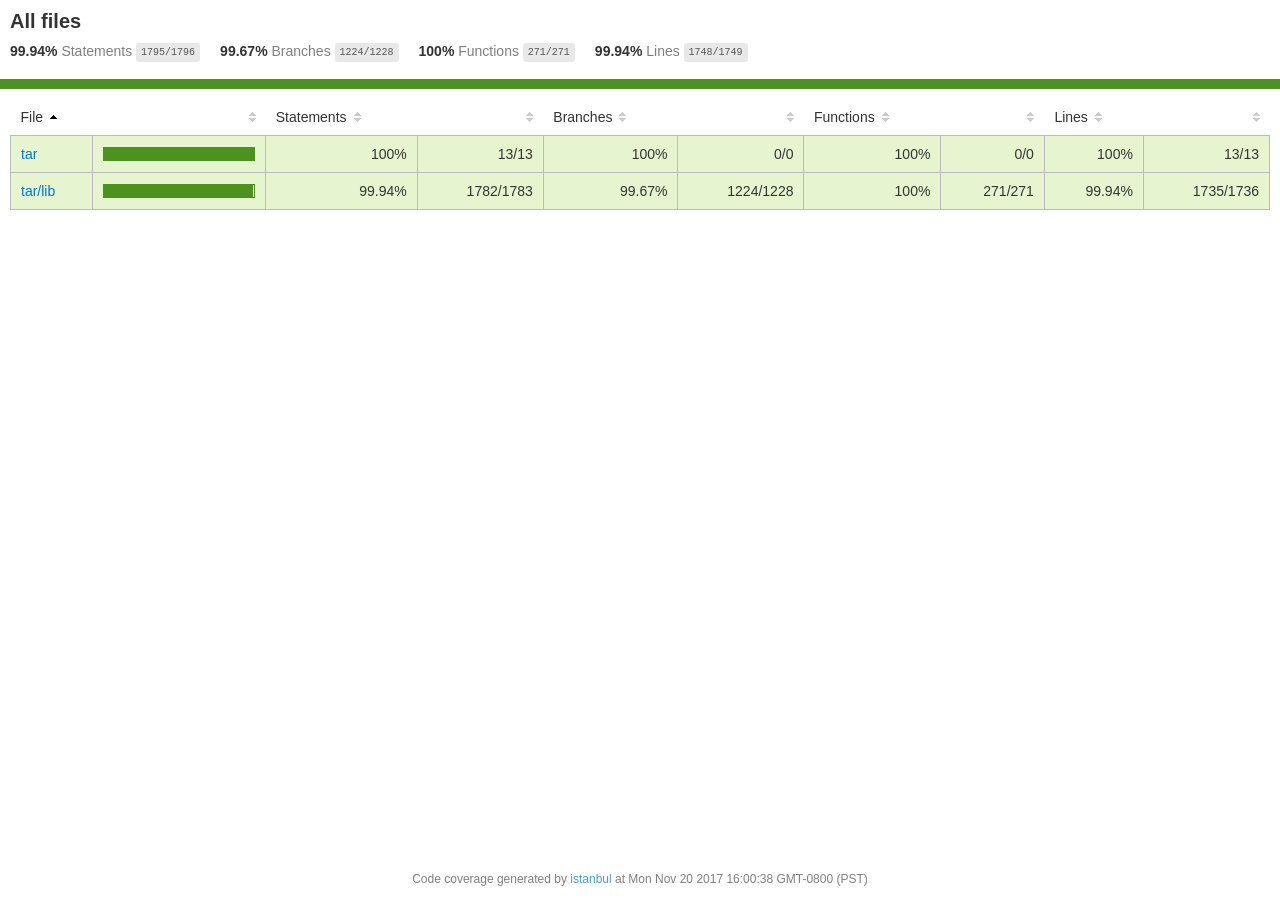
<file: Presentation/AeroTripProject.Core/wwwroot/soft-ui-dashboard/node_modules/tar/coverage/lcov-report/index.html>
<!doctype html>
<html lang="en">
<head>
    <title>Code coverage report for All files</title>
    <meta charset="utf-8" />
    <link rel="stylesheet" href="prettify.css" />
    <link rel="stylesheet" href="base.css" />
    <meta name="viewport" content="width=device-width, initial-scale=1">
    <style type='text/css'>
        .coverage-summary .sorter {
            background-image: url(sort-arrow-sprite.png);
        }
    </style>
</head>
<body>
<div class='wrapper'>
  <div class='pad1'>
    <h1>
      All files
    </h1>
    <div class='clearfix'>
      <div class='fl pad1y space-right2'>
        <span class="strong">99.94% </span>
        <span class="quiet">Statements</span>
        <span class='fraction'>1795/1796</span>
      </div>
      <div class='fl pad1y space-right2'>
        <span class="strong">99.67% </span>
        <span class="quiet">Branches</span>
        <span class='fraction'>1224/1228</span>
      </div>
      <div class='fl pad1y space-right2'>
        <span class="strong">100% </span>
        <span class="quiet">Functions</span>
        <span class='fraction'>271/271</span>
      </div>
      <div class='fl pad1y space-right2'>
        <span class="strong">99.94% </span>
        <span class="quiet">Lines</span>
        <span class='fraction'>1748/1749</span>
      </div>
    </div>
  </div>
  <div class='status-line high'></div>
<div class="pad1">
<table class="coverage-summary">
<thead>
<tr>
   <th data-col="file" data-fmt="html" data-html="true" class="file">File</th>
   <th data-col="pic" data-type="number" data-fmt="html" data-html="true" class="pic"></th>
   <th data-col="statements" data-type="number" data-fmt="pct" class="pct">Statements</th>
   <th data-col="statements_raw" data-type="number" data-fmt="html" class="abs"></th>
   <th data-col="branches" data-type="number" data-fmt="pct" class="pct">Branches</th>
   <th data-col="branches_raw" data-type="number" data-fmt="html" class="abs"></th>
   <th data-col="functions" data-type="number" data-fmt="pct" class="pct">Functions</th>
   <th data-col="functions_raw" data-type="number" data-fmt="html" class="abs"></th>
   <th data-col="lines" data-type="number" data-fmt="pct" class="pct">Lines</th>
   <th data-col="lines_raw" data-type="number" data-fmt="html" class="abs"></th>
</tr>
</thead>
<tbody><tr>
	<td class="file high" data-value="tar"><a href="tar/index.html">tar</a></td>
	<td data-value="100" class="pic high"><div class="chart"><div class="cover-fill cover-full" style="width: 100%;"></div><div class="cover-empty" style="width:0%;"></div></div></td>
	<td data-value="100" class="pct high">100%</td>
	<td data-value="13" class="abs high">13/13</td>
	<td data-value="100" class="pct high">100%</td>
	<td data-value="0" class="abs high">0/0</td>
	<td data-value="100" class="pct high">100%</td>
	<td data-value="0" class="abs high">0/0</td>
	<td data-value="100" class="pct high">100%</td>
	<td data-value="13" class="abs high">13/13</td>
	</tr>

<tr>
	<td class="file high" data-value="tar/lib"><a href="tar/lib/index.html">tar/lib</a></td>
	<td data-value="99.94" class="pic high"><div class="chart"><div class="cover-fill" style="width: 99%;"></div><div class="cover-empty" style="width:1%;"></div></div></td>
	<td data-value="99.94" class="pct high">99.94%</td>
	<td data-value="1783" class="abs high">1782/1783</td>
	<td data-value="99.67" class="pct high">99.67%</td>
	<td data-value="1228" class="abs high">1224/1228</td>
	<td data-value="100" class="pct high">100%</td>
	<td data-value="271" class="abs high">271/271</td>
	<td data-value="99.94" class="pct high">99.94%</td>
	<td data-value="1736" class="abs high">1735/1736</td>
	</tr>

</tbody>
</table>
</div><div class='push'></div><!-- for sticky footer -->
</div><!-- /wrapper -->
<div class='footer quiet pad2 space-top1 center small'>
  Code coverage
  generated by <a href="https://istanbul.js.org/" target="_blank">istanbul</a> at Mon Nov 20 2017 16:00:38 GMT-0800 (PST)
</div>
</div>
<script src="prettify.js"></script>
<script>
window.onload = function () {
        if (typeof prettyPrint === 'function') {
            prettyPrint();
        }
};
</script>
<script src="sorter.js"></script>
</body>
</html>
</file>
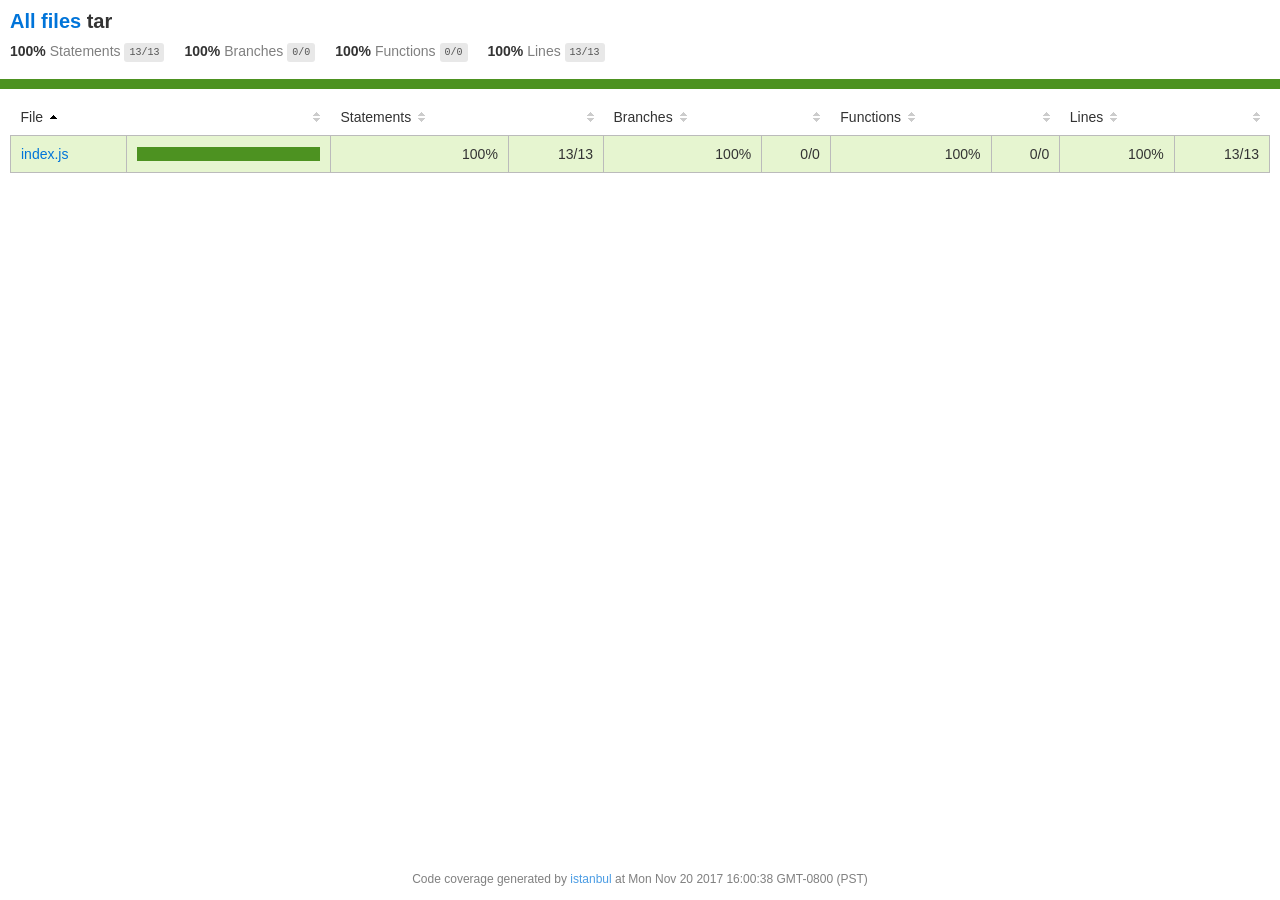
<file: Presentation/AeroTripProject.Core/wwwroot/soft-ui-dashboard/node_modules/tar/coverage/lcov-report/tar/index.html>
<!doctype html>
<html lang="en">
<head>
    <title>Code coverage report for tar</title>
    <meta charset="utf-8" />
    <link rel="stylesheet" href="../prettify.css" />
    <link rel="stylesheet" href="../base.css" />
    <meta name="viewport" content="width=device-width, initial-scale=1">
    <style type='text/css'>
        .coverage-summary .sorter {
            background-image: url(../sort-arrow-sprite.png);
        }
    </style>
</head>
<body>
<div class='wrapper'>
  <div class='pad1'>
    <h1>
      <a href="../index.html">All files</a> tar
    </h1>
    <div class='clearfix'>
      <div class='fl pad1y space-right2'>
        <span class="strong">100% </span>
        <span class="quiet">Statements</span>
        <span class='fraction'>13/13</span>
      </div>
      <div class='fl pad1y space-right2'>
        <span class="strong">100% </span>
        <span class="quiet">Branches</span>
        <span class='fraction'>0/0</span>
      </div>
      <div class='fl pad1y space-right2'>
        <span class="strong">100% </span>
        <span class="quiet">Functions</span>
        <span class='fraction'>0/0</span>
      </div>
      <div class='fl pad1y space-right2'>
        <span class="strong">100% </span>
        <span class="quiet">Lines</span>
        <span class='fraction'>13/13</span>
      </div>
    </div>
  </div>
  <div class='status-line high'></div>
<div class="pad1">
<table class="coverage-summary">
<thead>
<tr>
   <th data-col="file" data-fmt="html" data-html="true" class="file">File</th>
   <th data-col="pic" data-type="number" data-fmt="html" data-html="true" class="pic"></th>
   <th data-col="statements" data-type="number" data-fmt="pct" class="pct">Statements</th>
   <th data-col="statements_raw" data-type="number" data-fmt="html" class="abs"></th>
   <th data-col="branches" data-type="number" data-fmt="pct" class="pct">Branches</th>
   <th data-col="branches_raw" data-type="number" data-fmt="html" class="abs"></th>
   <th data-col="functions" data-type="number" data-fmt="pct" class="pct">Functions</th>
   <th data-col="functions_raw" data-type="number" data-fmt="html" class="abs"></th>
   <th data-col="lines" data-type="number" data-fmt="pct" class="pct">Lines</th>
   <th data-col="lines_raw" data-type="number" data-fmt="html" class="abs"></th>
</tr>
</thead>
<tbody><tr>
	<td class="file high" data-value="index.js"><a href="index.js.html">index.js</a></td>
	<td data-value="100" class="pic high"><div class="chart"><div class="cover-fill cover-full" style="width: 100%;"></div><div class="cover-empty" style="width:0%;"></div></div></td>
	<td data-value="100" class="pct high">100%</td>
	<td data-value="13" class="abs high">13/13</td>
	<td data-value="100" class="pct high">100%</td>
	<td data-value="0" class="abs high">0/0</td>
	<td data-value="100" class="pct high">100%</td>
	<td data-value="0" class="abs high">0/0</td>
	<td data-value="100" class="pct high">100%</td>
	<td data-value="13" class="abs high">13/13</td>
	</tr>

</tbody>
</table>
</div><div class='push'></div><!-- for sticky footer -->
</div><!-- /wrapper -->
<div class='footer quiet pad2 space-top1 center small'>
  Code coverage
  generated by <a href="https://istanbul.js.org/" target="_blank">istanbul</a> at Mon Nov 20 2017 16:00:38 GMT-0800 (PST)
</div>
</div>
<script src="../prettify.js"></script>
<script>
window.onload = function () {
        if (typeof prettyPrint === 'function') {
            prettyPrint();
        }
};
</script>
<script src="../sorter.js"></script>
</body>
</html>
</file>
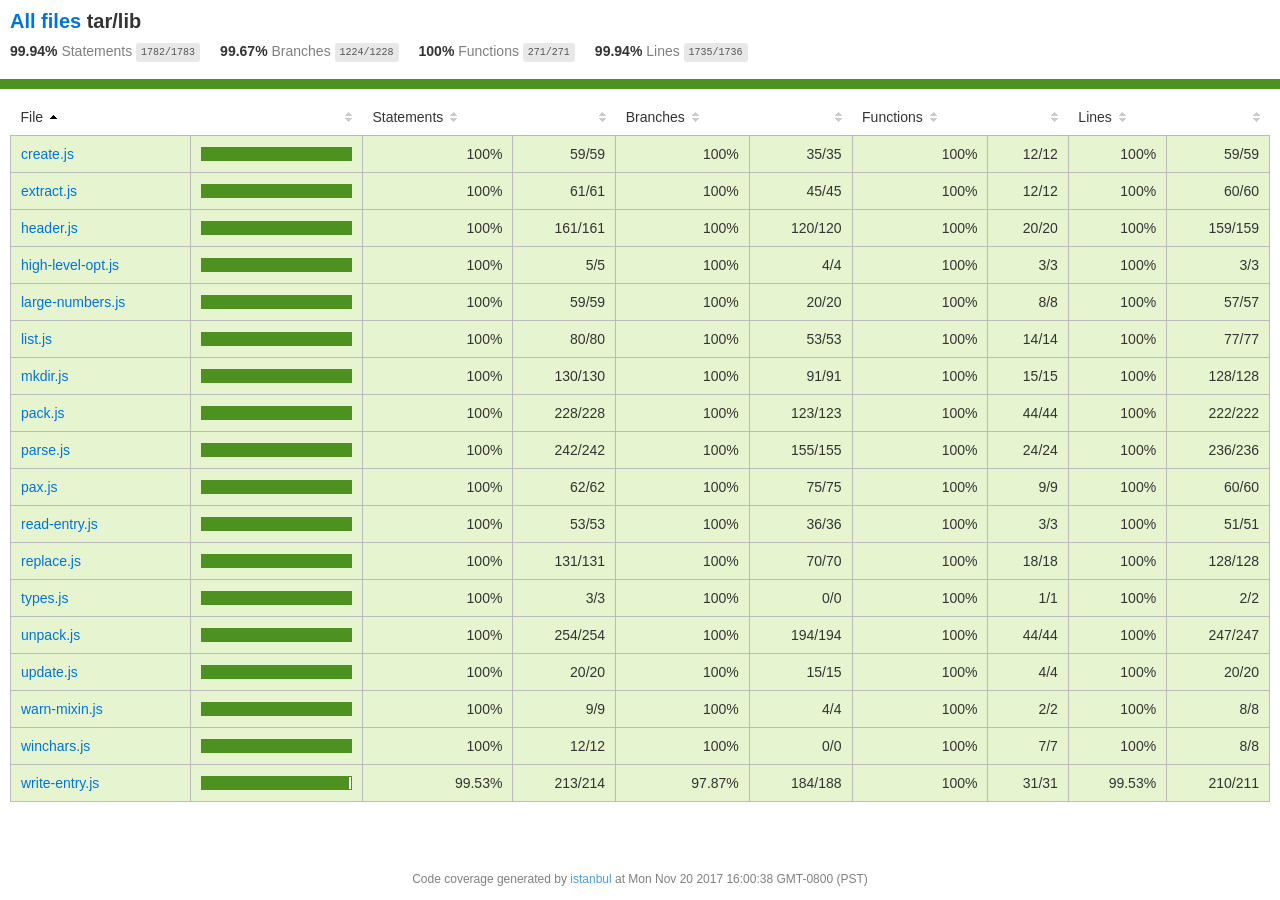
<file: Presentation/AeroTripProject.Core/wwwroot/soft-ui-dashboard/node_modules/tar/coverage/lcov-report/tar/lib/index.html>
<!doctype html>
<html lang="en">
<head>
    <title>Code coverage report for tar/lib</title>
    <meta charset="utf-8" />
    <link rel="stylesheet" href="../../prettify.css" />
    <link rel="stylesheet" href="../../base.css" />
    <meta name="viewport" content="width=device-width, initial-scale=1">
    <style type='text/css'>
        .coverage-summary .sorter {
            background-image: url(../../sort-arrow-sprite.png);
        }
    </style>
</head>
<body>
<div class='wrapper'>
  <div class='pad1'>
    <h1>
      <a href="../../index.html">All files</a> tar/lib
    </h1>
    <div class='clearfix'>
      <div class='fl pad1y space-right2'>
        <span class="strong">99.94% </span>
        <span class="quiet">Statements</span>
        <span class='fraction'>1782/1783</span>
      </div>
      <div class='fl pad1y space-right2'>
        <span class="strong">99.67% </span>
        <span class="quiet">Branches</span>
        <span class='fraction'>1224/1228</span>
      </div>
      <div class='fl pad1y space-right2'>
        <span class="strong">100% </span>
        <span class="quiet">Functions</span>
        <span class='fraction'>271/271</span>
      </div>
      <div class='fl pad1y space-right2'>
        <span class="strong">99.94% </span>
        <span class="quiet">Lines</span>
        <span class='fraction'>1735/1736</span>
      </div>
    </div>
  </div>
  <div class='status-line high'></div>
<div class="pad1">
<table class="coverage-summary">
<thead>
<tr>
   <th data-col="file" data-fmt="html" data-html="true" class="file">File</th>
   <th data-col="pic" data-type="number" data-fmt="html" data-html="true" class="pic"></th>
   <th data-col="statements" data-type="number" data-fmt="pct" class="pct">Statements</th>
   <th data-col="statements_raw" data-type="number" data-fmt="html" class="abs"></th>
   <th data-col="branches" data-type="number" data-fmt="pct" class="pct">Branches</th>
   <th data-col="branches_raw" data-type="number" data-fmt="html" class="abs"></th>
   <th data-col="functions" data-type="number" data-fmt="pct" class="pct">Functions</th>
   <th data-col="functions_raw" data-type="number" data-fmt="html" class="abs"></th>
   <th data-col="lines" data-type="number" data-fmt="pct" class="pct">Lines</th>
   <th data-col="lines_raw" data-type="number" data-fmt="html" class="abs"></th>
</tr>
</thead>
<tbody><tr>
	<td class="file high" data-value="create.js"><a href="create.js.html">create.js</a></td>
	<td data-value="100" class="pic high"><div class="chart"><div class="cover-fill cover-full" style="width: 100%;"></div><div class="cover-empty" style="width:0%;"></div></div></td>
	<td data-value="100" class="pct high">100%</td>
	<td data-value="59" class="abs high">59/59</td>
	<td data-value="100" class="pct high">100%</td>
	<td data-value="35" class="abs high">35/35</td>
	<td data-value="100" class="pct high">100%</td>
	<td data-value="12" class="abs high">12/12</td>
	<td data-value="100" class="pct high">100%</td>
	<td data-value="59" class="abs high">59/59</td>
	</tr>

<tr>
	<td class="file high" data-value="extract.js"><a href="extract.js.html">extract.js</a></td>
	<td data-value="100" class="pic high"><div class="chart"><div class="cover-fill cover-full" style="width: 100%;"></div><div class="cover-empty" style="width:0%;"></div></div></td>
	<td data-value="100" class="pct high">100%</td>
	<td data-value="61" class="abs high">61/61</td>
	<td data-value="100" class="pct high">100%</td>
	<td data-value="45" class="abs high">45/45</td>
	<td data-value="100" class="pct high">100%</td>
	<td data-value="12" class="abs high">12/12</td>
	<td data-value="100" class="pct high">100%</td>
	<td data-value="60" class="abs high">60/60</td>
	</tr>

<tr>
	<td class="file high" data-value="header.js"><a href="header.js.html">header.js</a></td>
	<td data-value="100" class="pic high"><div class="chart"><div class="cover-fill cover-full" style="width: 100%;"></div><div class="cover-empty" style="width:0%;"></div></div></td>
	<td data-value="100" class="pct high">100%</td>
	<td data-value="161" class="abs high">161/161</td>
	<td data-value="100" class="pct high">100%</td>
	<td data-value="120" class="abs high">120/120</td>
	<td data-value="100" class="pct high">100%</td>
	<td data-value="20" class="abs high">20/20</td>
	<td data-value="100" class="pct high">100%</td>
	<td data-value="159" class="abs high">159/159</td>
	</tr>

<tr>
	<td class="file high" data-value="high-level-opt.js"><a href="high-level-opt.js.html">high-level-opt.js</a></td>
	<td data-value="100" class="pic high"><div class="chart"><div class="cover-fill cover-full" style="width: 100%;"></div><div class="cover-empty" style="width:0%;"></div></div></td>
	<td data-value="100" class="pct high">100%</td>
	<td data-value="5" class="abs high">5/5</td>
	<td data-value="100" class="pct high">100%</td>
	<td data-value="4" class="abs high">4/4</td>
	<td data-value="100" class="pct high">100%</td>
	<td data-value="3" class="abs high">3/3</td>
	<td data-value="100" class="pct high">100%</td>
	<td data-value="3" class="abs high">3/3</td>
	</tr>

<tr>
	<td class="file high" data-value="large-numbers.js"><a href="large-numbers.js.html">large-numbers.js</a></td>
	<td data-value="100" class="pic high"><div class="chart"><div class="cover-fill cover-full" style="width: 100%;"></div><div class="cover-empty" style="width:0%;"></div></div></td>
	<td data-value="100" class="pct high">100%</td>
	<td data-value="59" class="abs high">59/59</td>
	<td data-value="100" class="pct high">100%</td>
	<td data-value="20" class="abs high">20/20</td>
	<td data-value="100" class="pct high">100%</td>
	<td data-value="8" class="abs high">8/8</td>
	<td data-value="100" class="pct high">100%</td>
	<td data-value="57" class="abs high">57/57</td>
	</tr>

<tr>
	<td class="file high" data-value="list.js"><a href="list.js.html">list.js</a></td>
	<td data-value="100" class="pic high"><div class="chart"><div class="cover-fill cover-full" style="width: 100%;"></div><div class="cover-empty" style="width:0%;"></div></div></td>
	<td data-value="100" class="pct high">100%</td>
	<td data-value="80" class="abs high">80/80</td>
	<td data-value="100" class="pct high">100%</td>
	<td data-value="53" class="abs high">53/53</td>
	<td data-value="100" class="pct high">100%</td>
	<td data-value="14" class="abs high">14/14</td>
	<td data-value="100" class="pct high">100%</td>
	<td data-value="77" class="abs high">77/77</td>
	</tr>

<tr>
	<td class="file high" data-value="mkdir.js"><a href="mkdir.js.html">mkdir.js</a></td>
	<td data-value="100" class="pic high"><div class="chart"><div class="cover-fill cover-full" style="width: 100%;"></div><div class="cover-empty" style="width:0%;"></div></div></td>
	<td data-value="100" class="pct high">100%</td>
	<td data-value="130" class="abs high">130/130</td>
	<td data-value="100" class="pct high">100%</td>
	<td data-value="91" class="abs high">91/91</td>
	<td data-value="100" class="pct high">100%</td>
	<td data-value="15" class="abs high">15/15</td>
	<td data-value="100" class="pct high">100%</td>
	<td data-value="128" class="abs high">128/128</td>
	</tr>

<tr>
	<td class="file high" data-value="pack.js"><a href="pack.js.html">pack.js</a></td>
	<td data-value="100" class="pic high"><div class="chart"><div class="cover-fill cover-full" style="width: 100%;"></div><div class="cover-empty" style="width:0%;"></div></div></td>
	<td data-value="100" class="pct high">100%</td>
	<td data-value="228" class="abs high">228/228</td>
	<td data-value="100" class="pct high">100%</td>
	<td data-value="123" class="abs high">123/123</td>
	<td data-value="100" class="pct high">100%</td>
	<td data-value="44" class="abs high">44/44</td>
	<td data-value="100" class="pct high">100%</td>
	<td data-value="222" class="abs high">222/222</td>
	</tr>

<tr>
	<td class="file high" data-value="parse.js"><a href="parse.js.html">parse.js</a></td>
	<td data-value="100" class="pic high"><div class="chart"><div class="cover-fill cover-full" style="width: 100%;"></div><div class="cover-empty" style="width:0%;"></div></div></td>
	<td data-value="100" class="pct high">100%</td>
	<td data-value="242" class="abs high">242/242</td>
	<td data-value="100" class="pct high">100%</td>
	<td data-value="155" class="abs high">155/155</td>
	<td data-value="100" class="pct high">100%</td>
	<td data-value="24" class="abs high">24/24</td>
	<td data-value="100" class="pct high">100%</td>
	<td data-value="236" class="abs high">236/236</td>
	</tr>

<tr>
	<td class="file high" data-value="pax.js"><a href="pax.js.html">pax.js</a></td>
	<td data-value="100" class="pic high"><div class="chart"><div class="cover-fill cover-full" style="width: 100%;"></div><div class="cover-empty" style="width:0%;"></div></div></td>
	<td data-value="100" class="pct high">100%</td>
	<td data-value="62" class="abs high">62/62</td>
	<td data-value="100" class="pct high">100%</td>
	<td data-value="75" class="abs high">75/75</td>
	<td data-value="100" class="pct high">100%</td>
	<td data-value="9" class="abs high">9/9</td>
	<td data-value="100" class="pct high">100%</td>
	<td data-value="60" class="abs high">60/60</td>
	</tr>

<tr>
	<td class="file high" data-value="read-entry.js"><a href="read-entry.js.html">read-entry.js</a></td>
	<td data-value="100" class="pic high"><div class="chart"><div class="cover-fill cover-full" style="width: 100%;"></div><div class="cover-empty" style="width:0%;"></div></div></td>
	<td data-value="100" class="pct high">100%</td>
	<td data-value="53" class="abs high">53/53</td>
	<td data-value="100" class="pct high">100%</td>
	<td data-value="36" class="abs high">36/36</td>
	<td data-value="100" class="pct high">100%</td>
	<td data-value="3" class="abs high">3/3</td>
	<td data-value="100" class="pct high">100%</td>
	<td data-value="51" class="abs high">51/51</td>
	</tr>

<tr>
	<td class="file high" data-value="replace.js"><a href="replace.js.html">replace.js</a></td>
	<td data-value="100" class="pic high"><div class="chart"><div class="cover-fill cover-full" style="width: 100%;"></div><div class="cover-empty" style="width:0%;"></div></div></td>
	<td data-value="100" class="pct high">100%</td>
	<td data-value="131" class="abs high">131/131</td>
	<td data-value="100" class="pct high">100%</td>
	<td data-value="70" class="abs high">70/70</td>
	<td data-value="100" class="pct high">100%</td>
	<td data-value="18" class="abs high">18/18</td>
	<td data-value="100" class="pct high">100%</td>
	<td data-value="128" class="abs high">128/128</td>
	</tr>

<tr>
	<td class="file high" data-value="types.js"><a href="types.js.html">types.js</a></td>
	<td data-value="100" class="pic high"><div class="chart"><div class="cover-fill cover-full" style="width: 100%;"></div><div class="cover-empty" style="width:0%;"></div></div></td>
	<td data-value="100" class="pct high">100%</td>
	<td data-value="3" class="abs high">3/3</td>
	<td data-value="100" class="pct high">100%</td>
	<td data-value="0" class="abs high">0/0</td>
	<td data-value="100" class="pct high">100%</td>
	<td data-value="1" class="abs high">1/1</td>
	<td data-value="100" class="pct high">100%</td>
	<td data-value="2" class="abs high">2/2</td>
	</tr>

<tr>
	<td class="file high" data-value="unpack.js"><a href="unpack.js.html">unpack.js</a></td>
	<td data-value="100" class="pic high"><div class="chart"><div class="cover-fill cover-full" style="width: 100%;"></div><div class="cover-empty" style="width:0%;"></div></div></td>
	<td data-value="100" class="pct high">100%</td>
	<td data-value="254" class="abs high">254/254</td>
	<td data-value="100" class="pct high">100%</td>
	<td data-value="194" class="abs high">194/194</td>
	<td data-value="100" class="pct high">100%</td>
	<td data-value="44" class="abs high">44/44</td>
	<td data-value="100" class="pct high">100%</td>
	<td data-value="247" class="abs high">247/247</td>
	</tr>

<tr>
	<td class="file high" data-value="update.js"><a href="update.js.html">update.js</a></td>
	<td data-value="100" class="pic high"><div class="chart"><div class="cover-fill cover-full" style="width: 100%;"></div><div class="cover-empty" style="width:0%;"></div></div></td>
	<td data-value="100" class="pct high">100%</td>
	<td data-value="20" class="abs high">20/20</td>
	<td data-value="100" class="pct high">100%</td>
	<td data-value="15" class="abs high">15/15</td>
	<td data-value="100" class="pct high">100%</td>
	<td data-value="4" class="abs high">4/4</td>
	<td data-value="100" class="pct high">100%</td>
	<td data-value="20" class="abs high">20/20</td>
	</tr>

<tr>
	<td class="file high" data-value="warn-mixin.js"><a href="warn-mixin.js.html">warn-mixin.js</a></td>
	<td data-value="100" class="pic high"><div class="chart"><div class="cover-fill cover-full" style="width: 100%;"></div><div class="cover-empty" style="width:0%;"></div></div></td>
	<td data-value="100" class="pct high">100%</td>
	<td data-value="9" class="abs high">9/9</td>
	<td data-value="100" class="pct high">100%</td>
	<td data-value="4" class="abs high">4/4</td>
	<td data-value="100" class="pct high">100%</td>
	<td data-value="2" class="abs high">2/2</td>
	<td data-value="100" class="pct high">100%</td>
	<td data-value="8" class="abs high">8/8</td>
	</tr>

<tr>
	<td class="file high" data-value="winchars.js"><a href="winchars.js.html">winchars.js</a></td>
	<td data-value="100" class="pic high"><div class="chart"><div class="cover-fill cover-full" style="width: 100%;"></div><div class="cover-empty" style="width:0%;"></div></div></td>
	<td data-value="100" class="pct high">100%</td>
	<td data-value="12" class="abs high">12/12</td>
	<td data-value="100" class="pct high">100%</td>
	<td data-value="0" class="abs high">0/0</td>
	<td data-value="100" class="pct high">100%</td>
	<td data-value="7" class="abs high">7/7</td>
	<td data-value="100" class="pct high">100%</td>
	<td data-value="8" class="abs high">8/8</td>
	</tr>

<tr>
	<td class="file high" data-value="write-entry.js"><a href="write-entry.js.html">write-entry.js</a></td>
	<td data-value="99.53" class="pic high"><div class="chart"><div class="cover-fill" style="width: 99%;"></div><div class="cover-empty" style="width:1%;"></div></div></td>
	<td data-value="99.53" class="pct high">99.53%</td>
	<td data-value="214" class="abs high">213/214</td>
	<td data-value="97.87" class="pct high">97.87%</td>
	<td data-value="188" class="abs high">184/188</td>
	<td data-value="100" class="pct high">100%</td>
	<td data-value="31" class="abs high">31/31</td>
	<td data-value="99.53" class="pct high">99.53%</td>
	<td data-value="211" class="abs high">210/211</td>
	</tr>

</tbody>
</table>
</div><div class='push'></div><!-- for sticky footer -->
</div><!-- /wrapper -->
<div class='footer quiet pad2 space-top1 center small'>
  Code coverage
  generated by <a href="https://istanbul.js.org/" target="_blank">istanbul</a> at Mon Nov 20 2017 16:00:38 GMT-0800 (PST)
</div>
</div>
<script src="../../prettify.js"></script>
<script>
window.onload = function () {
        if (typeof prettyPrint === 'function') {
            prettyPrint();
        }
};
</script>
<script src="../../sorter.js"></script>
</body>
</html>
</file>
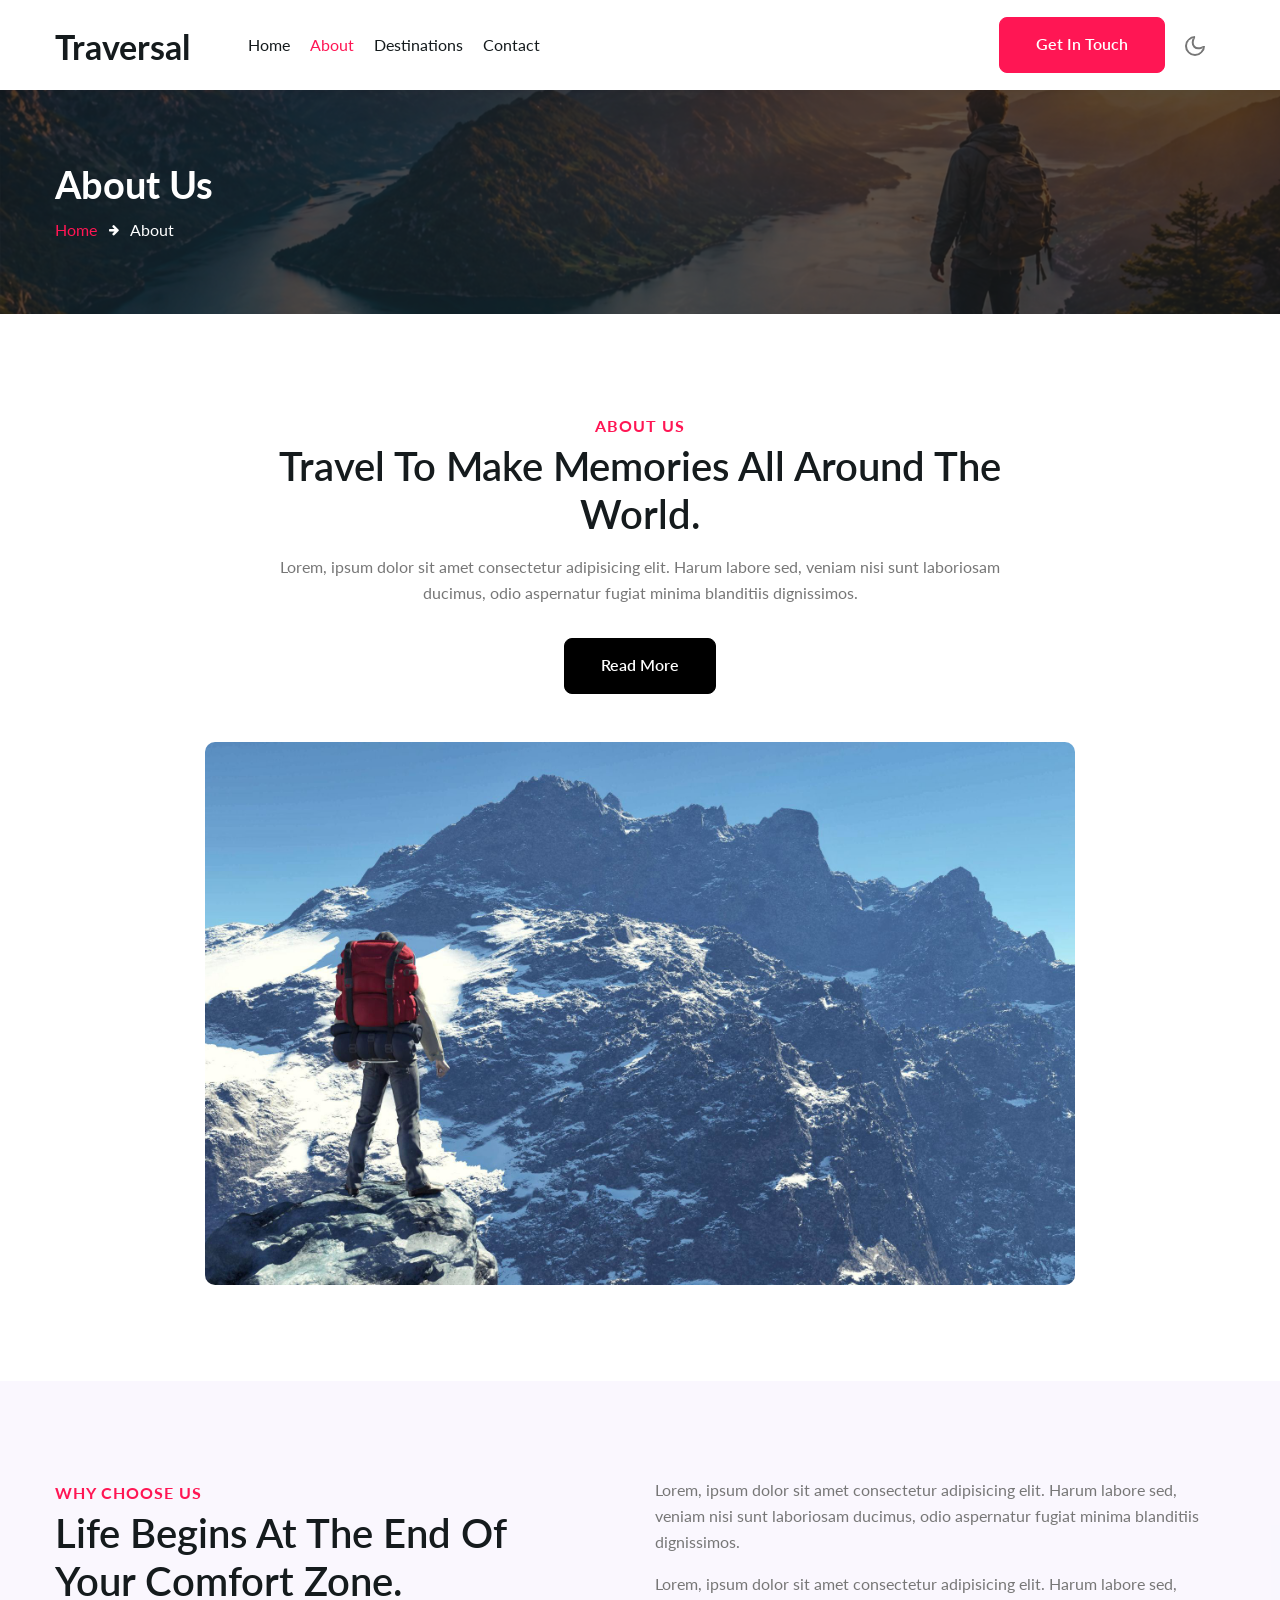
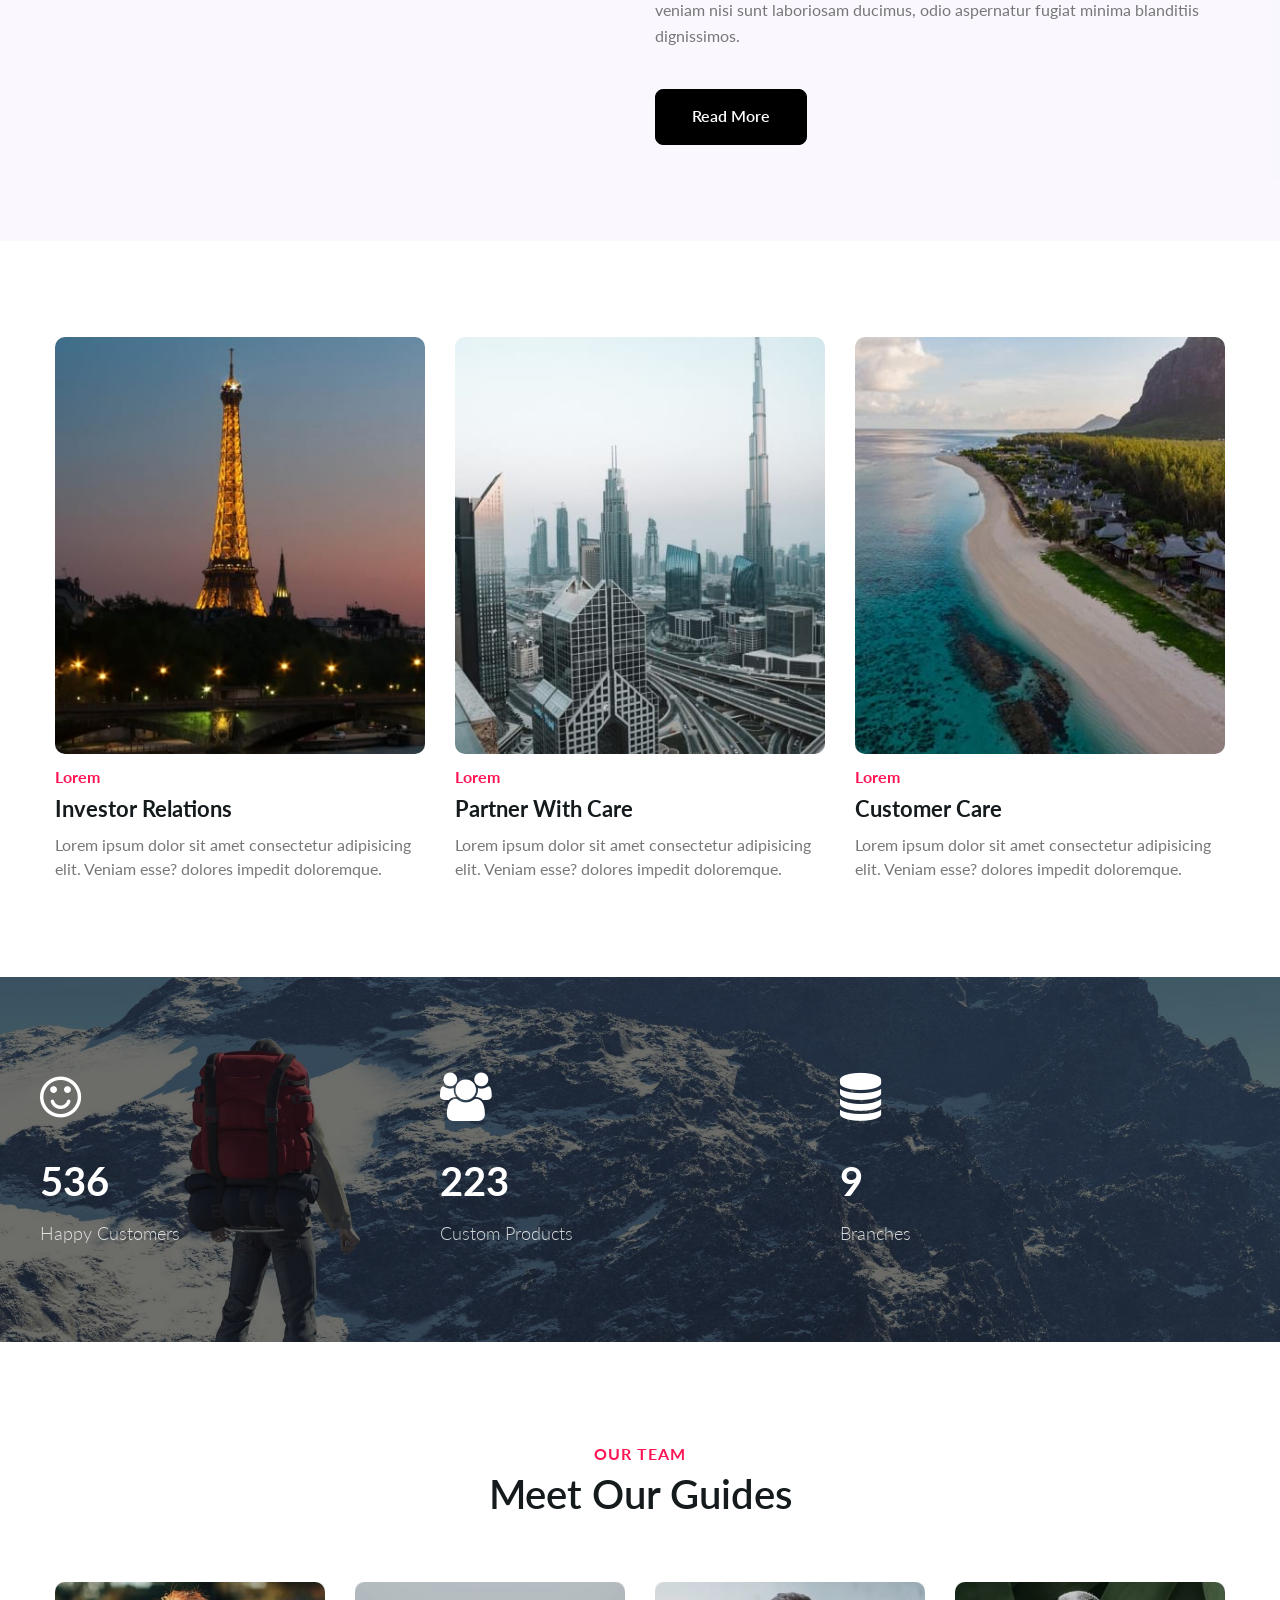
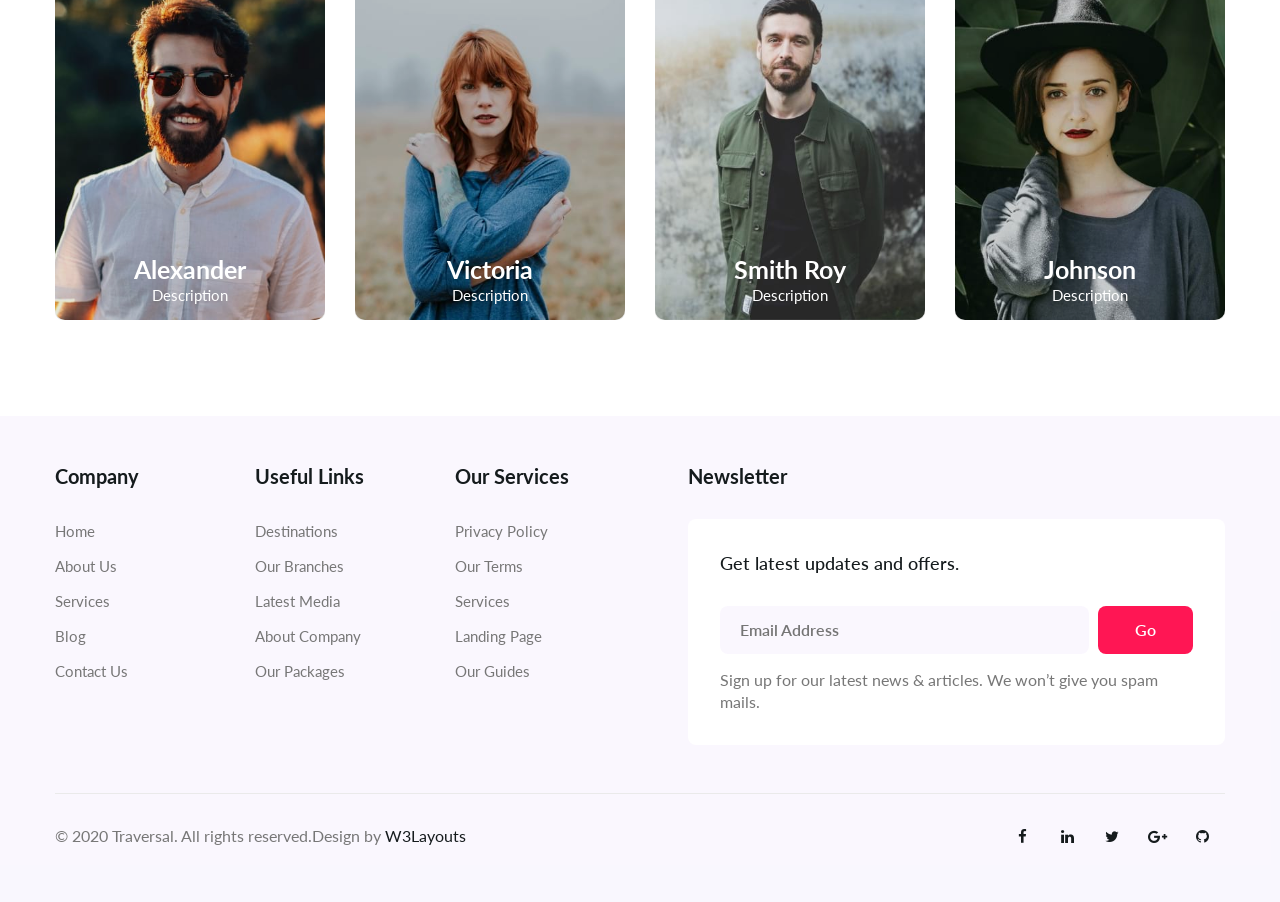
<file: Presentation/AeroTripProject.Core/wwwroot/AeroTrip-Starter/about.html>
<!--
Author: W3layouts
Author URL: http://w3layouts.com
-->
<!doctype html>
<html lang="zxx">

<head>
  <!-- Required meta tags -->
  <meta charset="utf-8">
  <meta name="viewport" content="width=device-width, initial-scale=1, shrink-to-fit=no">
  <title>Traversal Travel Category Bootstrap Responsive Template | About :: W3layouts</title>
  <!-- google fonts -->
  <link href="//fonts.googleapis.com/css2?family=Montserrat:wght@300;400;600;700&display=swap" rel="stylesheet">
  <link href="//fonts.googleapis.com/css2?family=Lato:ital,wght@0,300;0,400;0,700;1,400&display=swap"
    rel="stylesheet">
  <!-- google fonts -->
  <!-- Template CSS -->
  <link rel="stylesheet" href="assets/css/style-starter.css">
  <!-- Template CSS -->
</head>

<body>
  <!--header-->
  <header id="site-header" class="fixed-top">
    <div class="container">
      <nav class="navbar navbar-expand-lg stroke">
        <h1><a class="navbar-brand mr-lg-5" href="index.html">
            Traversal
          </a></h1>
        <!-- if logo is image enable this   
      <a class="navbar-brand" href="#index.html">
          <img src="image-path" alt="Your logo" title="Your logo" style="height:35px;" />
      </a> -->
        <button class="navbar-toggler  collapsed bg-gradient" type="button" data-toggle="collapse"
          data-target="#navbarTogglerDemo02" aria-controls="navbarTogglerDemo02" aria-expanded="false"
          aria-label="Toggle navigation">
          <span class="navbar-toggler-icon fa icon-expand fa-bars"></span>
          <span class="navbar-toggler-icon fa icon-close fa-times"></span>
          </span>
        </button>

        <div class="collapse navbar-collapse" id="navbarTogglerDemo02">
          <ul class="navbar-nav mr-auto">
            <li class="nav-item">
              <a class="nav-link" href="index.html">Home <span class="sr-only">(current)</span></a>
            </li>
            <li class="nav-item active">
              <a class="nav-link" href="about.html">About</a>
            </li>
            <li class="nav-item">
              <a class="nav-link" href="services.html">Destinations</a>
            </li>
   
            <li class="nav-item">
              <a class="nav-link" href="contact.html">Contact</a>
            </li>

          </ul>
        </div>
        <div class="d-lg-block d-none">
          <a href="contact.html" class="btn btn-style btn-secondary">Get In Touch</a>
        </div>
        <!-- toggle switch for light and dark theme -->
        <div class="mobile-position">
          <nav class="navigation">
            <div class="theme-switch-wrapper">
              <label class="theme-switch" for="checkbox">
                <input type="checkbox" id="checkbox">
                <div class="mode-container">
                  <i class="gg-sun"></i>
                  <i class="gg-moon"></i>
                </div>
              </label>
            </div>
          </nav>
        </div>
        <!-- //toggle switch for light and dark theme -->
      </nav>
    </div>
  </header>
  <!-- //header -->
  <!-- about breadcrumb -->
  <section class="w3l-about-breadcrumb text-left">
    <div class="breadcrumb-bg breadcrumb-bg-about py-sm-5 py-4">
      <div class="container py-2">
        <h2 class="title">About Us</h2>
        <ul class="breadcrumbs-custom-path mt-2">
          <li><a href="#url">Home</a></li>
          <li class="active"><span class="fa fa-arrow-right mx-2" aria-hidden="true"></span> About </li>
        </ul>
      </div>
    </div>
  </section>
  <!-- //about breadcrumb -->
  <!-- /about-6-->
  <section class="w3l-cta4 py-5">
      <div class="container py-lg-5">
        <div class="ab-section text-center">
          <h6 class="sub-title">About Us</h6>
          <h3 class="hny-title">Travel to make memories all around the world.</h3>
          <p class="py-3 mb-3">Lorem, ipsum dolor sit amet consectetur adipisicing elit. Harum labore sed, veniam nisi sunt laboriosam ducimus, odio
            aspernatur fugiat minima blanditiis dignissimos.</p>
            <a href="services.html" class="btn btn-style btn-primary">Read More</a>
        </div>
        <div class="row mt-5">
          <div class="col-md-9 mx-auto">
            <img src="assets/images/banner3.jpg" class="img-fluid" alt="">
          </div>
        </div>
      </div>
  </section>
  <!-- //about-6-->
   <!-- /content-6-->
   <section class="w3l-content-6 py-5">
    <div class="container py-lg-5">
      <div class="row">
        <div class="col-lg-6 content-6-left pr-lg-5">
          <h6 class="sub-title">Why Choose Us</h6>
          <h3 class="hny-title">Life begins at the end of your comfort zone.</h3>
        </div>
        <div class="col-lg-6 content-6-right mt-lg-0 mt-4">
          <p class="mb-3">Lorem, ipsum dolor sit amet consectetur adipisicing elit. Harum labore sed, veniam nisi sunt laboriosam ducimus, odio
            aspernatur fugiat minima blanditiis dignissimos.</p>
            <p class="mb-3">Lorem, ipsum dolor sit amet consectetur adipisicing elit. Harum labore sed, veniam nisi sunt laboriosam ducimus, odio
              aspernatur fugiat minima blanditiis dignissimos.</p>
              <a href="services.html" class="btn btn-style btn-primary mt-4">Read More</a>
        </div>
      </div>
    </div>
</section>
<!-- //content-6-->
<section class="w3l-grids1">
  <div class="hny-three-grids py-5">
    <div class="container py-lg-5">
      <div class="row">
        <div class="col-md-4 col-sm-6 mt-0 grids5-info">
          <a href="#url"><img src="assets/images/g1.jpg" class="img-fluid" alt=""></a>
          <h5>Lorem</h5>
          <h4><a href="#url">Investor Relations</a></h4>
          <p>Lorem ipsum dolor sit amet consectetur adipisicing elit. Veniam esse? dolores impedit doloremque.</p>
        </div>
        <div class="col-md-4 col-sm-6 mt-sm-0 mt-5 grids5-info">
          <a href="#url"><img src="assets/images/g2.jpg" class="img-fluid" alt=""></a>
          <h5>Lorem</h5>
          <h4><a href="#url"> 
            Partner With Care</a></h4>
          <p>Lorem ipsum dolor sit amet consectetur adipisicing elit. Veniam esse? dolores impedit doloremque.</p>
        </div>
        <div class="col-md-4 col-sm-6 mt-md-0 mt-5 grids5-info">
          <a href="#url"><img src="assets/images/g3.jpg" class="img-fluid" alt=""></a>
          <h5>Lorem</h5>
          <h4><a href="#url">Customer Care</a></h4>
          <p>Lorem ipsum dolor sit amet consectetur adipisicing elit. Veniam esse? dolores impedit doloremque.</p>
        </div>
      </div>
    </div>
  </div>
</section>
  <!-- stats -->
  <section class="w3l-statshny py-5" id="stats">
    <div class="container py-lg-5 py-md-4">
      <div class="w3-stats-inner-info">
        <div class="row">
          <div class="col-lg-4 col-6 stats_info counter_grid text-left">
            <span class="fa fa-smile-o"></span>
            <p class="counter">1730</p>
            <h4>Happy Customers</h4>
          </div>
          <div class="col-lg-4 col-6 stats_info counter_grid1 text-left">
            <span class="fa fa-users"></span>
            <p class="counter">730</p>
            <h4>Custom Products</h4>
          </div>
          <div class="col-lg-4 col-6 stats_info counter_grid mt-lg-0 mt-5 text-left">
            <span class="fa fa-database"></span>
            <p class="counter">30</p>
            <h4>branches</h4>
          </div>
        </div>
      </div>
    </div>
  </section>
  <!-- //stats -->
  <!-- team -->
  <section class="w3l-team" id="team">
    <div class="team-block py-5">
      <div class="container py-lg-5">
        <div class="title-content text-center mb-lg-3 mb-4">
          <h6 class="sub-title">Our team</h6>
          <h3 class="hny-title">Meet our Guides</h3>
        </div>
        <div class="row">
          <div class="col-lg-3 col-6 mt-lg-5 mt-4">
            <div class="box16">
              <a href="#url"><img src="assets/images/team1.jpg" alt="" class="img-fluid" /></a>
              <div class="box-content">
                <h3 class="title"><a href="#url">Alexander</a></h3>
                <span class="post">Description</span>
                <ul class="social">
                  <li>
                    <a href="#" class="facebook">
                      <span class="fa fa-facebook-f"></span>
                    </a>
                  </li>
                  <li>
                    <a href="#" class="twitter">
                      <span class="fa fa-twitter"></span>
                    </a>
                  </li>
                </ul>
              </div>
            </div>
          </div>
          <div class="col-lg-3 col-6 mt-lg-5 mt-4">
            <div class="box16">
              <a href="#url"><img src="assets/images/team2.jpg" alt="" class="img-fluid" /></a>
              <div class="box-content">
                <h3 class="title"><a href="#url">Victoria</a></h3>
                <span class="post">Description</span>
                <ul class="social">
                  <li>
                    <a href="#" class="facebook">
                      <span class="fa fa-facebook-f"></span>
                    </a>
                  </li>
                  <li>
                    <a href="#" class="twitter">
                      <span class="fa fa-twitter"></span>
                    </a>
                  </li>
                </ul>
              </div>
            </div>
          </div>
          <div class="col-lg-3 col-6 mt-lg-5 mt-4">
            <div class="box16">
              <a href="#url"><img src="assets/images/team3.jpg" alt="" class="img-fluid" /></a>
              <div class="box-content">
                <h3 class="title"><a href="#url">Smith roy</a></h3>
                <span class="post">Description</a></span>
                <ul class="social">
                  <li>
                    <a href="#" class="facebook">
                      <span class="fa fa-facebook-f"></span>
                    </a>
                  </li>
                  <li>
                    <a href="#" class="twitter">
                      <span class="fa fa-twitter"></span>
                    </a>
                  </li>
                </ul>
              </div>
            </div>
          </div>
          <div class="col-lg-3 col-6 mt-lg-5 mt-4">
            <div class="box16">
              <a href="#url"><img src="assets/images/team4.jpg" alt="" class="img-fluid" /></a>
              <div class="box-content">
                <h3 class="title"><a href="#url">Johnson</a></h3>
                <span class="post">Description</a></span>
                <ul class="social">
                  <li>
                    <a href="#" class="facebook">
                      <span class="fa fa-facebook-f"></span>
                    </a>
                  </li>
                  <li>
                    <a href="#" class="twitter">
                      <span class="fa fa-twitter"></span>
                    </a>
                  </li>
                </ul>
              </div>
            </div>
          </div>
        </div>
      </div>
    </div>
  </section>
  <!-- //team -->

  <!--/w3l-footer-29-main-->
  <footer>
    <!-- footer -->
    <section class="w3l-footer">
      <div class="w3l-footer-16-main py-5">
        <div class="container">
          <div class="row">
            <div class="col-lg-6 column">
              <div class="row">
                <div class="col-md-4 column">
                  <h3>Company</h3>
                  <ul class="footer-gd-16">
                    <li><a href="index.html">Home</a></li>
                    <li><a href="about.html">About Us</a></li>
                    <li><a href="services.html">Services</a></li>
                    <li><a href="blog.html">Blog</a></li>
                    <li><a href="contact.html">Contact Us</a></li>
                  </ul>
                </div>
                <div class="col-md-4 column mt-md-0 mt-4">
                  <h3>Useful Links</h3>
                  <ul class="footer-gd-16">
                    <li><a href="#url">Destinations</a></li>
                    <li><a href="#url">Our Branches</a></li>
                    <li><a href="#url">Latest Media</a></li>
                    <li><a href="about.html">About Company</a></li>
                    <li><a href="#url">Our Packages</a></li>
                  </ul>
                </div>
                <div class="col-md-4 column mt-md-0 mt-4">
                  <h3>Our Services</h3>
                  <ul class="footer-gd-16">
                    <li><a href="#url">Privacy Policy</a></li>
                    <li><a href="#url">Our Terms</a></li>
                    <li><a href="services.html">Services</a></li>
                    <li><a href="landing-single.html">Landing Page</a></li>
                    <li><a href="#url">Our Guides</a></li>
                  </ul>
                </div>
              </div>
            </div>
            <div class="col-lg-6 col-md-12 column pl-lg-5 column4 mt-lg-0 mt-5">
              <h3>Newsletter </h3>
              <div class="end-column">
                <h4>Get latest updates and offers.</h4>
                <form action="#" class="subscribe" method="post">
                  <input type="email" name="email" placeholder="Email Address" required="">
                  <button type="submit">Go</button>
                </form>
                <p>Sign up for our latest news & articles. We won’t give you spam mails.</p>
              </div>
            </div>
          </div>
          <div class="d-flex below-section justify-content-between align-items-center pt-4 mt-5">
            <div class="columns text-lg-left text-center">
              <p>&copy; 2020 Traversal. All rights reserved.Design by <a href="https://w3layouts.com/" target="_blank">
                W3Layouts</a>
              </p>
            </div>
            <div class="columns-2 mt-lg-0 mt-3">
              <ul class="social">
                <li><a href="#facebook"><span class="fa fa-facebook" aria-hidden="true"></span></a>
                </li>
                <li><a href="#linkedin"><span class="fa fa-linkedin" aria-hidden="true"></span></a>
                </li>
                <li><a href="#twitter"><span class="fa fa-twitter" aria-hidden="true"></span></a>
                </li>
                <li><a href="#google"><span class="fa fa-google-plus" aria-hidden="true"></span></a>
                </li>
                <li><a href="#github"><span class="fa fa-github" aria-hidden="true"></span></a>
                </li>
              </ul>
            </div>
          </div>
        </div>
      </div>
  
      <!-- move top -->
      <button onclick="topFunction()" id="movetop" title="Go to top">
        <span class="fa fa-angle-up"></span>
      </button>
      <script>
        // When the user scrolls down 20px from the top of the document, show the button
        window.onscroll = function () {
          scrollFunction()
        };
  
        function scrollFunction() {
          if (document.body.scrollTop > 20 || document.documentElement.scrollTop > 20) {
            document.getElementById("movetop").style.display = "block";
          } else {
            document.getElementById("movetop").style.display = "none";
          }
        }
  
        // When the user clicks on the button, scroll to the top of the document
        function topFunction() {
          document.body.scrollTop = 0;
          document.documentElement.scrollTop = 0;
        }
      </script>
      <!-- //move top -->
      <script>
        $(function () {
          $('.navbar-toggler').click(function () {
            $('body').toggleClass('noscroll');
          })
        });
      </script>
    </section>
    <!-- //footer -->
  </footer>
  <!-- Template JavaScript -->
  <script src="assets/js/jquery-3.3.1.min.js"></script>
  <script src="assets/js/theme-change.js"></script>
  <!-- stats number counter-->
  <script src="assets/js/jquery.waypoints.min.js"></script>
  <script src="assets/js/jquery.countup.js"></script>
  <script>
    $('.counter').countUp();
  </script>
  <!-- //stats number counter -->
  <!--/MENU-JS-->
  <script>
    $(window).on("scroll", function () {
      var scroll = $(window).scrollTop();

      if (scroll >= 80) {
        $("#site-header").addClass("nav-fixed");
      } else {
        $("#site-header").removeClass("nav-fixed");
      }
    });

    //Main navigation Active Class Add Remove
    $(".navbar-toggler").on("click", function () {
      $("header").toggleClass("active");
    });
    $(document).on("ready", function () {
      if ($(window).width() > 991) {
        $("header").removeClass("active");
      }
      $(window).on("resize", function () {
        if ($(window).width() > 991) {
          $("header").removeClass("active");
        }
      });
    });
  </script>
  <!--//MENU-JS-->

  <script src="assets/js/bootstrap.min.js"></script>

</body>

</html>
</file>
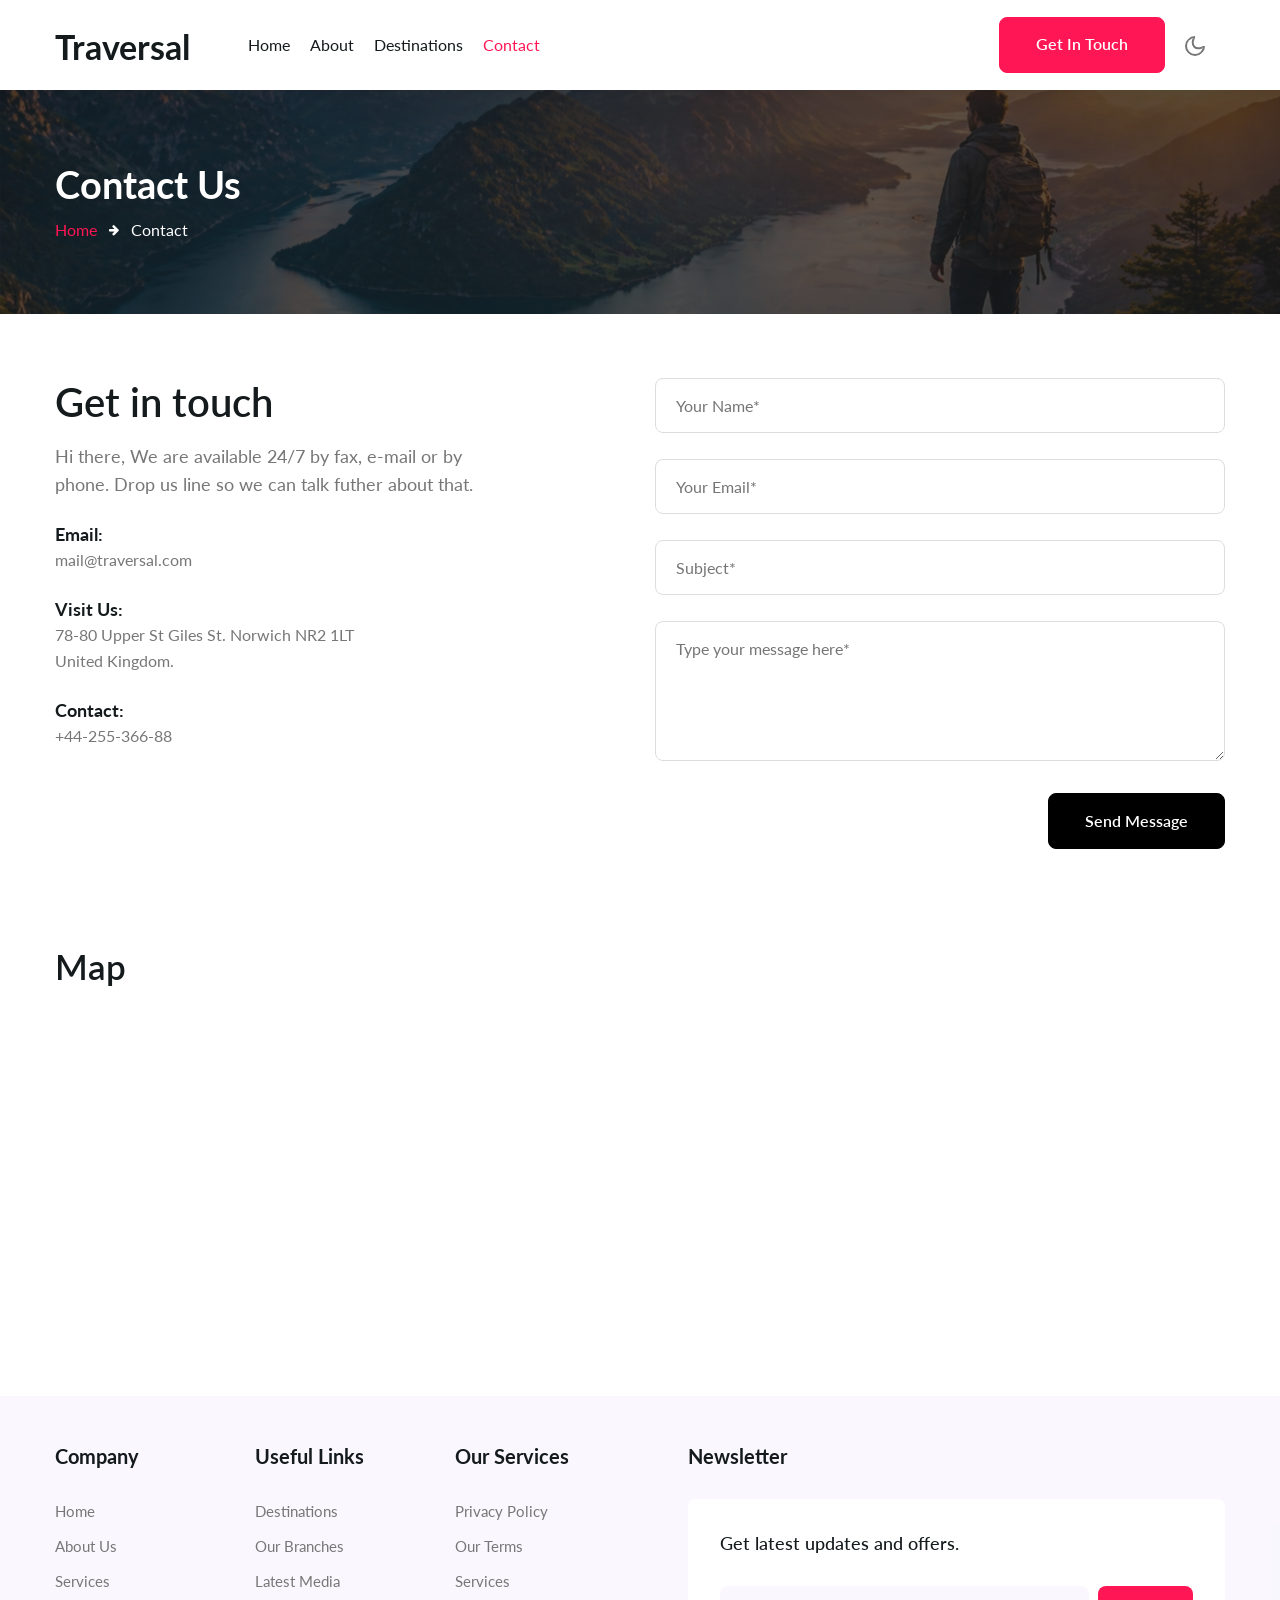
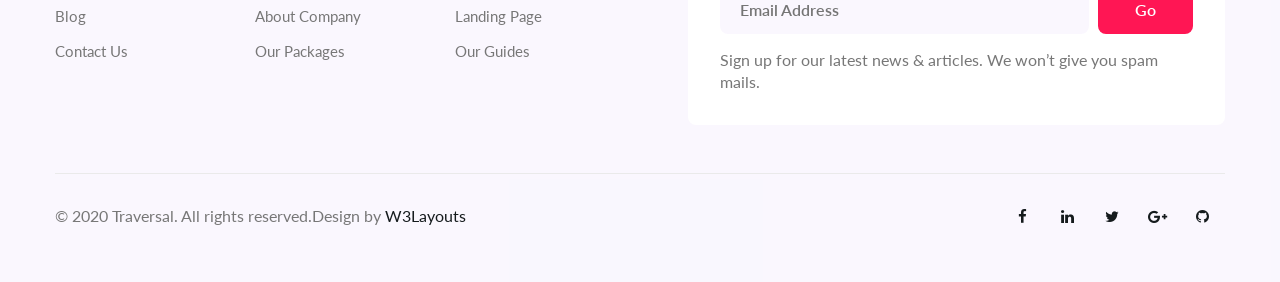
<file: Presentation/AeroTripProject.Core/wwwroot/AeroTrip-Starter/contact.html>
<!--
Author: W3layouts
Author URL: http://w3layouts.com
-->
<!doctype html>
<html lang="zxx">

<head>
  <!-- Required meta tags -->
  <meta charset="utf-8">
  <meta name="viewport" content="width=device-width, initial-scale=1, shrink-to-fit=no">
  <title>Traversal Travel Category Bootstrap Responsive Template | Contact :: W3layouts</title>
  <!-- google fonts -->
  <link href="//fonts.googleapis.com/css2?family=Montserrat:wght@300;400;600;700&display=swap" rel="stylesheet">
  <link href="//fonts.googleapis.com/css2?family=Lato:ital,wght@0,300;0,400;0,700;1,400&display=swap"
    rel="stylesheet">
  <!-- google fonts -->
  <!-- Template CSS -->
  <link rel="stylesheet" href="assets/css/style-starter.css">
  <!-- Template CSS -->
</head>

<body>
  <!--header-->
  <header id="site-header" class="fixed-top">
    <div class="container">
      <nav class="navbar navbar-expand-lg stroke">
        <h1><a class="navbar-brand mr-lg-5" href="index.html">
            Traversal
          </a></h1>
        <!-- if logo is image enable this   
      <a class="navbar-brand" href="#index.html">
          <img src="image-path" alt="Your logo" title="Your logo" style="height:35px;" />
      </a> -->
        <button class="navbar-toggler  collapsed bg-gradient" type="button" data-toggle="collapse"
          data-target="#navbarTogglerDemo02" aria-controls="navbarTogglerDemo02" aria-expanded="false"
          aria-label="Toggle navigation">
          <span class="navbar-toggler-icon fa icon-expand fa-bars"></span>
          <span class="navbar-toggler-icon fa icon-close fa-times"></span>
          </span>
        </button>

        <div class="collapse navbar-collapse" id="navbarTogglerDemo02">
          <ul class="navbar-nav mr-auto">
            <li class="nav-item">
              <a class="nav-link" href="index.html">Home <span class="sr-only">(current)</span></a>
            </li>
            <li class="nav-item">
              <a class="nav-link" href="about.html">About</a>
            </li>
            <li class="nav-item">
              <a class="nav-link" href="services.html">Destinations</a>
            </li>
 
            <li class="nav-item active">
              <a class="nav-link" href="contact.html">Contact</a>
            </li>

          </ul>
        </div>
        <div class="d-lg-block d-none">
          <a href="contact.html" class="btn btn-style btn-secondary">Get In Touch</a>
        </div>
        <!-- toggle switch for light and dark theme -->
        <div class="mobile-position">
          <nav class="navigation">
            <div class="theme-switch-wrapper">
              <label class="theme-switch" for="checkbox">
                <input type="checkbox" id="checkbox">
                <div class="mode-container">
                  <i class="gg-sun"></i>
                  <i class="gg-moon"></i>
                </div>
              </label>
            </div>
          </nav>
        </div>
        <!-- //toggle switch for light and dark theme -->
      </nav>
    </div>
  </header>
  <!-- //header -->
  <!-- about breadcrumb -->
  <section class="w3l-about-breadcrumb text-left">
    <div class="breadcrumb-bg breadcrumb-bg-about py-sm-5 py-4">
      <div class="container py-2">
        <h2 class="title">Contact Us</h2>
        <ul class="breadcrumbs-custom-path mt-2">
          <li><a href="#url">Home</a></li>
          <li class="active"><span class="fa fa-arrow-right mx-2" aria-hidden="true"></span> Contact </li>
        </ul>
      </div>
    </div>
  </section>
  <!-- //about breadcrumb -->
<!-- contact-form -->
<section class="w3l-contact" id="contact">
  <div class="contact-infubd py-5">
    <div class="container py-lg-3">
      <div class="contact-grids row">
        <div class="col-lg-6 contact-left">
          <div class="partners">
            <div class="cont-details">
              <h5>Get in touch</h5>
              <p class="mt-3 mb-4">Hi there, We are available 24/7 by fax, e-mail or by phone. Drop us line so we can talk
                futher about that.</p>
            </div>
            <div class="hours">
              <h6 class="mt-4">Email:</h6>
              <p> <a href="mailto:mail@traversal.com">
                mail@traversal.com</a></p>
              <h6 class="mt-4">Visit Us:</h6>
              <p> 78-80 Upper St Giles St. Norwich NR2 1LT United Kingdom.</p>
              <h6 class="mt-4">Contact:</h6>
              <p class="margin-top"><a href="tel:+44-255-366-88">+44-255-366-88</a></p>
            </div>
          </div>
        </div>
        <div class="col-lg-6 mt-lg-0 mt-5 contact-right">
          <form action="https://sendmail.w3layouts.com/submitForm" method="post" class="signin-form">
            <div class="input-grids">
              <div class="form-group">
                <input type="text" name="w3lName" id="w3lName" placeholder="Your Name*" class="contact-input" />
              </div>
              <div class="form-group">
                <input type="email" name="w3lSender" id="w3lSender" placeholder="Your Email*" class="contact-input" required="" />
              </div>
              <div class="form-group">
                <input type="text" name="w3lSubect" id="w3lSubect" placeholder="Subject*" class="contact-input" />
              </div>
            </div>
            <div class="form-group">
              <textarea name="w3lMessage" id="w3lMessage" placeholder="Type your message here*" required=""></textarea>
            </div>
            <div class="text-right">
              <button class="btn btn-style btn-primary">Send Message</button>
            </div>
          </form>
        </div>

      </div>
      <div class="map mt-5 pt-md-5">
        <h5>Map</h5>
        <iframe
          src="https://www.google.com/maps/embed?pb=!1m18!1m12!1m3!1d387145.86654334463!2d-74.25818682528057!3d40.70531100753592!2m3!1f0!2f0!3f0!3m2!1i1024!2i768!4f13.1!3m3!1m2!1s0x89c24fa5d33f083b%3A0xc80b8f06e177fe62!2sNew+York%2C+NY%2C+USA!5e0!3m2!1sen!2sin!4v1493028309728"
          style="border:0" allowfullscreen=""></iframe>
      </div>
    </div>
</section>
<!-- /contact-form -->

  <!--/w3l-footer-29-main-->
  <footer>
    <!-- footer -->
    <section class="w3l-footer">
      <div class="w3l-footer-16-main py-5">
        <div class="container">
          <div class="row">
            <div class="col-lg-6 column">
              <div class="row">
                <div class="col-md-4 column">
                  <h3>Company</h3>
                  <ul class="footer-gd-16">
                    <li><a href="index.html">Home</a></li>
                    <li><a href="about.html">About Us</a></li>
                    <li><a href="services.html">Services</a></li>
                    <li><a href="blog.html">Blog</a></li>
                    <li><a href="contact.html">Contact Us</a></li>
                  </ul>
                </div>
                <div class="col-md-4 column mt-md-0 mt-4">
                  <h3>Useful Links</h3>
                  <ul class="footer-gd-16">
                    <li><a href="#url">Destinations</a></li>
                    <li><a href="#url">Our Branches</a></li>
                    <li><a href="#url">Latest Media</a></li>
                    <li><a href="about.html">About Company</a></li>
                    <li><a href="#url">Our Packages</a></li>
                  </ul>
                </div>
                <div class="col-md-4 column mt-md-0 mt-4">
                  <h3>Our Services</h3>
                  <ul class="footer-gd-16">
                    <li><a href="#url">Privacy Policy</a></li>
                    <li><a href="#url">Our Terms</a></li>
                    <li><a href="services.html">Services</a></li>
                    <li><a href="landing-single.html">Landing Page</a></li>
                    <li><a href="#url">Our Guides</a></li>
                  </ul>
                </div>
              </div>
            </div>
            <div class="col-lg-6 col-md-12 column pl-lg-5 column4 mt-lg-0 mt-5">
              <h3>Newsletter </h3>
              <div class="end-column">
                <h4>Get latest updates and offers.</h4>
                <form action="#" class="subscribe" method="post">
                  <input type="email" name="email" placeholder="Email Address" required="">
                  <button type="submit">Go</button>
                </form>
                <p>Sign up for our latest news & articles. We won’t give you spam mails.</p>
              </div>
            </div>
          </div>
          <div class="d-flex below-section justify-content-between align-items-center pt-4 mt-5">
            <div class="columns text-lg-left text-center">
              <p>&copy; 2020 Traversal. All rights reserved.Design by <a href="https://w3layouts.com/" target="_blank">
                W3Layouts</a>
              </p>
            </div>
            <div class="columns-2 mt-lg-0 mt-3">
              <ul class="social">
                <li><a href="#facebook"><span class="fa fa-facebook" aria-hidden="true"></span></a>
                </li>
                <li><a href="#linkedin"><span class="fa fa-linkedin" aria-hidden="true"></span></a>
                </li>
                <li><a href="#twitter"><span class="fa fa-twitter" aria-hidden="true"></span></a>
                </li>
                <li><a href="#google"><span class="fa fa-google-plus" aria-hidden="true"></span></a>
                </li>
                <li><a href="#github"><span class="fa fa-github" aria-hidden="true"></span></a>
                </li>
              </ul>
            </div>
          </div>
        </div>
      </div>
  
      <!-- move top -->
      <button onclick="topFunction()" id="movetop" title="Go to top">
        <span class="fa fa-angle-up"></span>
      </button>
      <script>
        // When the user scrolls down 20px from the top of the document, show the button
        window.onscroll = function () {
          scrollFunction()
        };
  
        function scrollFunction() {
          if (document.body.scrollTop > 20 || document.documentElement.scrollTop > 20) {
            document.getElementById("movetop").style.display = "block";
          } else {
            document.getElementById("movetop").style.display = "none";
          }
        }
  
        // When the user clicks on the button, scroll to the top of the document
        function topFunction() {
          document.body.scrollTop = 0;
          document.documentElement.scrollTop = 0;
        }
      </script>
      <!-- //move top -->
      <script>
        $(function () {
          $('.navbar-toggler').click(function () {
            $('body').toggleClass('noscroll');
          })
        });
      </script>
    </section>
    <!-- //footer -->
  </footer>
  <!-- Template JavaScript -->
  <script src="assets/js/jquery-3.3.1.min.js"></script>
  <script src="assets/js/theme-change.js"></script>
  <!--/MENU-JS-->
  <script>
    $(window).on("scroll", function () {
      var scroll = $(window).scrollTop();

      if (scroll >= 80) {
        $("#site-header").addClass("nav-fixed");
      } else {
        $("#site-header").removeClass("nav-fixed");
      }
    });

    //Main navigation Active Class Add Remove
    $(".navbar-toggler").on("click", function () {
      $("header").toggleClass("active");
    });
    $(document).on("ready", function () {
      if ($(window).width() > 991) {
        $("header").removeClass("active");
      }
      $(window).on("resize", function () {
        if ($(window).width() > 991) {
          $("header").removeClass("active");
        }
      });
    });
  </script>
  <!--//MENU-JS-->

  <script src="assets/js/bootstrap.min.js"></script>

</body>

</html>
</file>
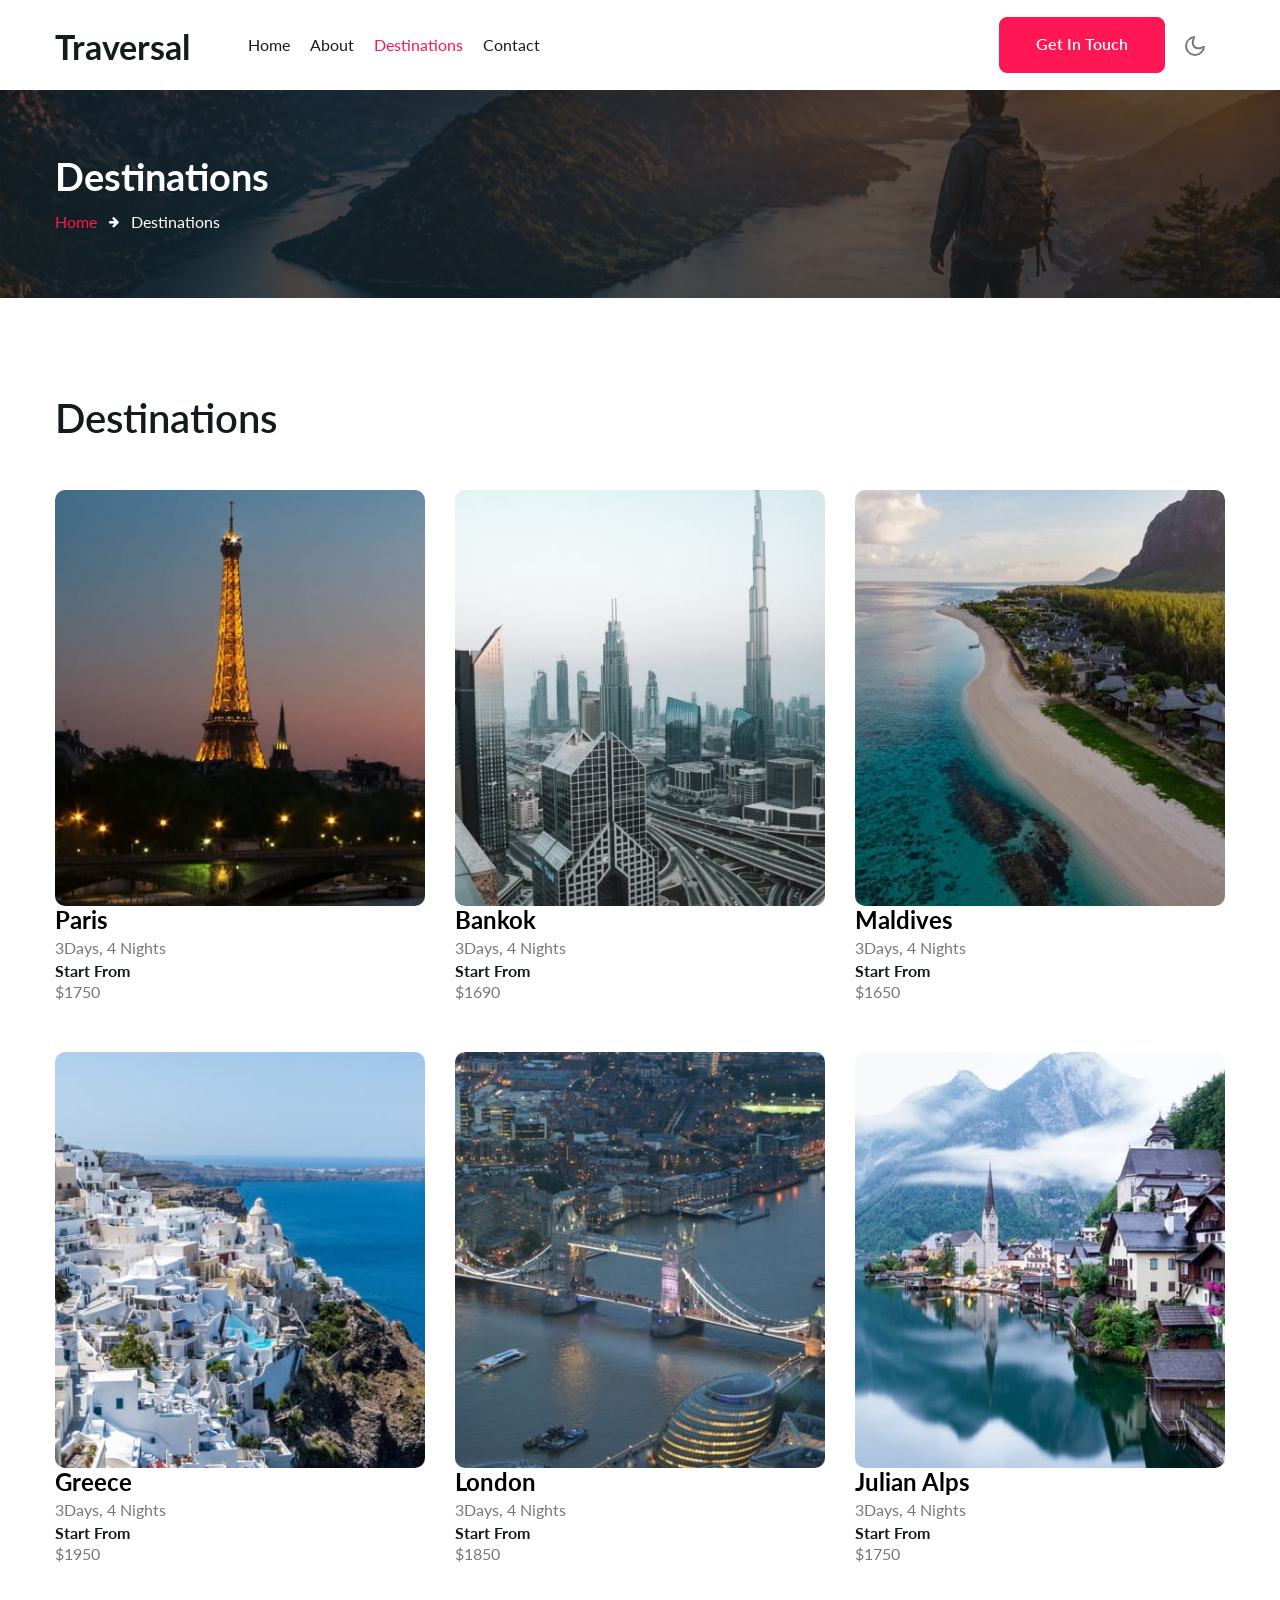
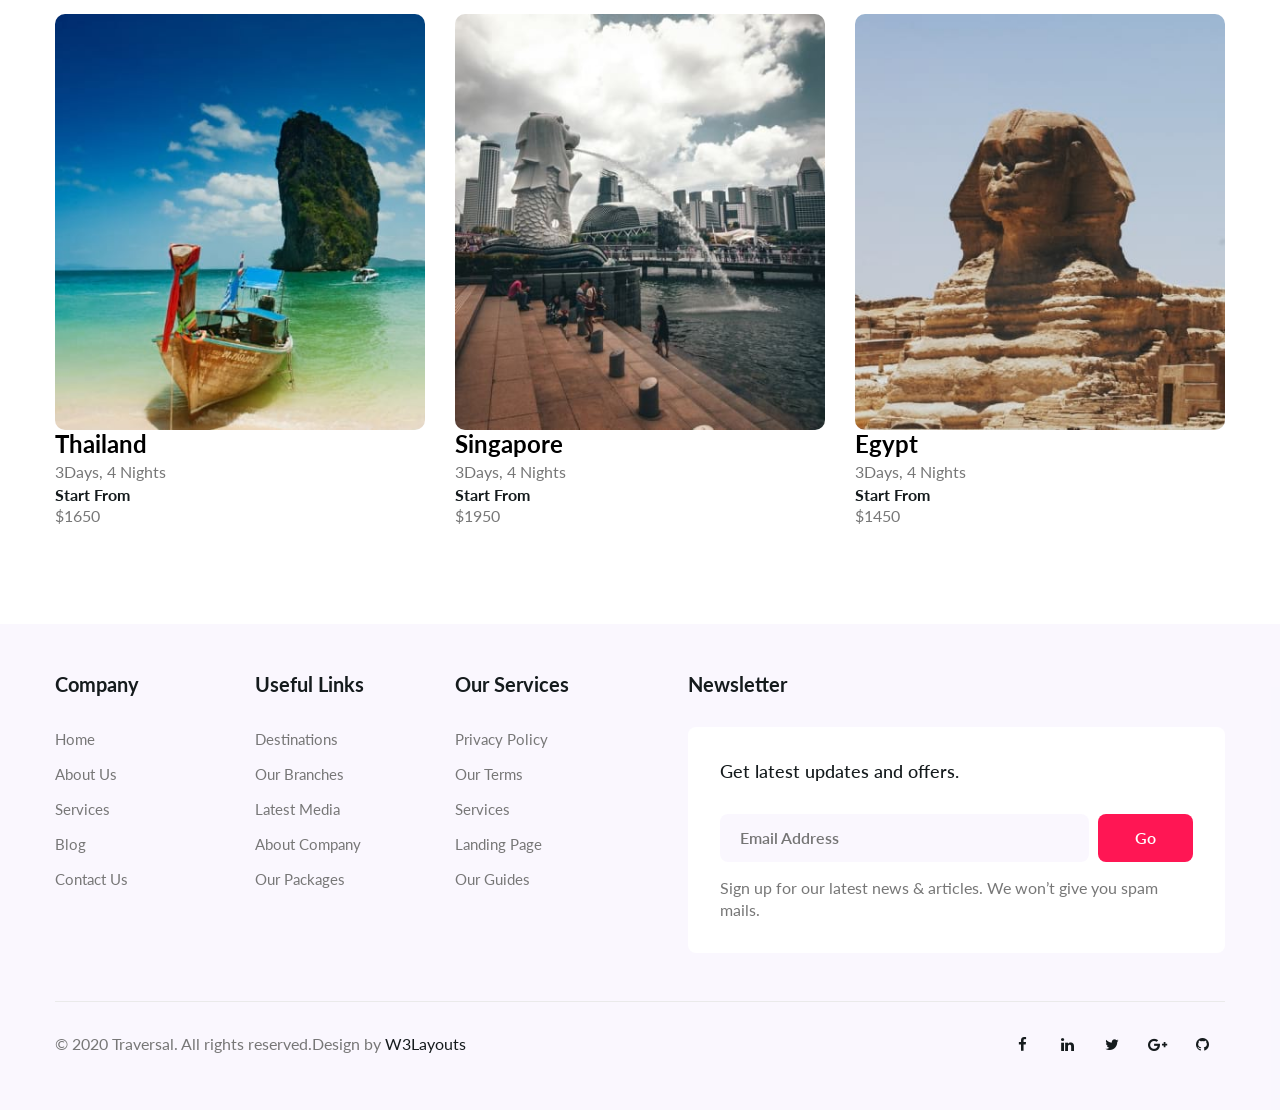
<file: Presentation/AeroTripProject.Core/wwwroot/AeroTrip-Starter/services.html>
<!--
Author: W3layouts
Author URL: http://w3layouts.com
-->
<!doctype html>
<html lang="zxx">

<head>
  <!-- Required meta tags -->
  <meta charset="utf-8">
  <meta name="viewport" content="width=device-width, initial-scale=1, shrink-to-fit=no">
  <title>Traversal Travel Category Bootstrap Responsive Template | Destinations :: W3layouts</title>
  <!-- google fonts -->
  <link href="//fonts.googleapis.com/css2?family=Montserrat:wght@300;400;600;700&display=swap" rel="stylesheet">
  <link href="//fonts.googleapis.com/css2?family=Lato:ital,wght@0,300;0,400;0,700;1,400&display=swap"
    rel="stylesheet">
  <!-- google fonts -->
  <!-- Template CSS -->
  <link rel="stylesheet" href="assets/css/style-starter.css">
  <!-- Template CSS -->
</head>

<body>
  <!--header-->
  <header id="site-header" class="fixed-top">
    <div class="container">
      <nav class="navbar navbar-expand-lg stroke">
        <h1><a class="navbar-brand mr-lg-5" href="index.html">
            Traversal
          </a></h1>
        <!-- if logo is image enable this   
      <a class="navbar-brand" href="#index.html">
          <img src="image-path" alt="Your logo" title="Your logo" style="height:35px;" />
      </a> -->
        <button class="navbar-toggler  collapsed bg-gradient" type="button" data-toggle="collapse"
          data-target="#navbarTogglerDemo02" aria-controls="navbarTogglerDemo02" aria-expanded="false"
          aria-label="Toggle navigation">
          <span class="navbar-toggler-icon fa icon-expand fa-bars"></span>
          <span class="navbar-toggler-icon fa icon-close fa-times"></span>
          </span>
        </button>

        <div class="collapse navbar-collapse" id="navbarTogglerDemo02">
          <ul class="navbar-nav mr-auto">
            <li class="nav-item">
              <a class="nav-link" href="index.html">Home <span class="sr-only">(current)</span></a>
            </li>
            <li class="nav-item">
              <a class="nav-link" href="about.html">About</a>
            </li>
            <li class="nav-item active">
              <a class="nav-link" href="services.html">Destinations</a>
            </li>
           
            <li class="nav-item">
              <a class="nav-link" href="contact.html">Contact</a>
            </li>

          </ul>
        </div>
        <div class="d-lg-block d-none">
          <a href="contact.html" class="btn btn-style btn-secondary">Get In Touch</a>
        </div>
        <!-- toggle switch for light and dark theme -->
        <div class="mobile-position">
          <nav class="navigation">
            <div class="theme-switch-wrapper">
              <label class="theme-switch" for="checkbox">
                <input type="checkbox" id="checkbox">
                <div class="mode-container">
                  <i class="gg-sun"></i>
                  <i class="gg-moon"></i>
                </div>
              </label>
            </div>
          </nav>
        </div>
        <!-- //toggle switch for light and dark theme -->
      </nav>
    </div>
  </header>
  <!-- //header -->
  <!-- about breadcrumb -->
  <section class="w3l-about-breadcrumb text-left">
    <div class="breadcrumb-bg breadcrumb-bg-about py-sm-5 py-4">
      <div class="container">
        <h2 class="title">Destinations </h2>
        <ul class="breadcrumbs-custom-path mt-2">
          <li><a href="#url">Home</a></li>
          <li class="active"><span class="fa fa-arrow-right mx-2" aria-hidden="true"></span> Destinations </li>
        </ul>
      </div>
    </div>
  </section>
  <!-- //about breadcrumb -->
 <!--  Work gallery section -->
 <section class="grids-1 py-5">
  <div class="grids py-lg-5 py-md-4">
      <div class="container">
          <h3 class="hny-title mb-5">Destinations</h3>
          <div class="row">
              <div class="col-lg-4 col-md-4 col-6">
                  <div class="column">
                      <a href="blog-single.html"><img src="assets/images/g1.jpg" alt="" class="img-fluid"></a>
                      <div class="info">
                          <h4><a href="blog-single.html">Paris</a></h4>
                          <p>3Days, 4 Nights </p>
                          <div class="dst-btm">
                            <h6 class="">Start From </h6>
                            <span>$1750</span>
                          </div>
                      </div>
                  </div>
              </div>
              <div class="col-lg-4 col-md-4 col-6 mt-md-0">
                  <div class="column">
                      <a href="blog-single.html"><img src="assets/images/g2.jpg" alt="" class="img-fluid"></a>
                      <div class="info">
                          <h4><a href="blog-single.html">Bankok</a></h4>
                          <p>3Days, 4 Nights </p>
                          <div class="dst-btm">
                            <h6 class="">Start From </h6>
                            <span>$1690</span>
                          </div>
                      </div>
                  </div>
              </div>
              <div class="col-lg-4 col-md-4 col-6 mt-md-0 mt-4">
                  <div class="column">
                      <a href="blog-single.html"><img src="assets/images/g3.jpg" alt="" class="img-fluid"></a>
                      <div class="info">
                          <h4><a href="blog-single.html">Maldives</a></h4>
                          <p>3Days, 4 Nights </p>
                          <div class="dst-btm">
                            <h6 class="">Start From </h6>
                            <span>$1650</span>
                          </div>
                      </div>
                  </div>
              </div>
              <div class="col-lg-4 col-md-4 col-6 mt-lg-5 mt-4">
                  <div class="column">
                      <a href="blog-single.html"><img src="assets/images/g4.jpg" alt="" class="img-fluid"></a>
                      <div class="info">
                          <h4><a href="blog-single.html">Greece</a></h4>
                          <p>3Days, 4 Nights</p>
                          <div class="dst-btm">
                            <h6 class=""> Start From </h6>
                            <span>$1950</span>
                          </div>
                      </div>
                  </div>
              </div>
              <div class="col-lg-4 col-md-4 col-6 mt-lg-5 mt-4">
                  <div class="column">
                      <a href="blog-single.html"><img src="assets/images/g5.jpg" alt="" class="img-fluid"></a>
                      <div class="info">
                          <h4><a href="blog-single.html">London</a></h4>
                          <p>3Days, 4 Nights</p>
                          <div class="dst-btm">
                            <h6 class=""> Start From </h6>
                            <span>$1850</span>
                          </div>
                      </div>
                  </div>
              </div>
              <div class="col-lg-4 col-md-4 col-6 mt-lg-5 mt-4">
                  <div class="column">
                      <a href="blog-single.html"><img src="assets/images/g6.jpg" alt="" class="img-fluid"></a>
                      <div class="info">
                          <h4><a href="blog-single.html">Julian Alps</a></h4>
                          <p>3Days, 4 Nights</p>
                          <div class="dst-btm">
                          <h6 class=""> Start From </h6>
                          <span>$1750</span>
                        </div>
                      </div>
                  </div>
              </div>
              <div class="col-lg-4 col-md-4 col-6 mt-lg-5 mt-4">
                <div class="column">
                    <a href="blog-single.html"><img src="assets/images/g7.jpg" alt="" class="img-fluid"></a>
                    <div class="info">
                        <h4><a href="blog-single.html">Thailand</a></h4>
                        <p>3Days, 4 Nights</p>
                        <div class="dst-btm">
                          <h6 class=""> Start From </h6>
                          <span>$1650</span>
                        </div>
                    </div>
                </div>
            </div>
            <div class="col-lg-4 col-md-4 col-6 mt-lg-5 mt-4">
                <div class="column">
                    <a href="blog-single.html"><img src="assets/images/g8.jpg" alt="" class="img-fluid"></a>
                    <div class="info">
                        <h4><a href="blog-single.html">Singapore</a></h4>
                        <p>3Days, 4 Nights</p>
                        <div class="dst-btm">
                          <h6 class=""> Start From </h6>
                          <span>$1950</span>
                        </div>
                    </div>
                </div>
            </div>
            <div class="col-lg-4 col-md-4 col-6 mt-lg-5 mt-4">
                <div class="column">
                    <a href="blog-single.html"><img src="assets/images/g9.jpg" alt="" class="img-fluid"></a>
                    <div class="info">
                        <h4><a href="blog-single.html">Egypt</a></h4>
                        <p>3Days, 4 Nights</p>
                        <div class="dst-btm">
                        <h6 class=""> Start From </h6>
                        <span>$1450</span>
                      </div>
                    </div>
                </div>
            </div>
          </div>
      </div>
</div></section>
<!--  //Work gallery section -->
<!-- grids block 5 -->
  <!--/w3l-footer-29-main-->
  <footer>
    <!-- footer -->
    <section class="w3l-footer">
      <div class="w3l-footer-16-main py-5">
        <div class="container">
          <div class="row">
            <div class="col-lg-6 column">
              <div class="row">
                <div class="col-md-4 column">
                  <h3>Company</h3>
                  <ul class="footer-gd-16">
                    <li><a href="index.html">Home</a></li>
                    <li><a href="about.html">About Us</a></li>
                    <li><a href="services.html">Services</a></li>
                    <li><a href="blog.html">Blog</a></li>
                    <li><a href="contact.html">Contact Us</a></li>
                  </ul>
                </div>
                <div class="col-md-4 column mt-md-0 mt-4">
                  <h3>Useful Links</h3>
                  <ul class="footer-gd-16">
                    <li><a href="#url">Destinations</a></li>
                    <li><a href="#url">Our Branches</a></li>
                    <li><a href="#url">Latest Media</a></li>
                    <li><a href="about.html">About Company</a></li>
                    <li><a href="#url">Our Packages</a></li>
                  </ul>
                </div>
                <div class="col-md-4 column mt-md-0 mt-4">
                  <h3>Our Services</h3>
                  <ul class="footer-gd-16">
                    <li><a href="#url">Privacy Policy</a></li>
                    <li><a href="#url">Our Terms</a></li>
                    <li><a href="services.html">Services</a></li>
                    <li><a href="landing-single.html">Landing Page</a></li>
                    <li><a href="#url">Our Guides</a></li>
                  </ul>
                </div>
              </div>
            </div>
            <div class="col-lg-6 col-md-12 column pl-lg-5 column4 mt-lg-0 mt-5">
              <h3>Newsletter </h3>
              <div class="end-column">
                <h4>Get latest updates and offers.</h4>
                <form action="#" class="subscribe" method="post">
                  <input type="email" name="email" placeholder="Email Address" required="">
                  <button type="submit">Go</button>
                </form>
                <p>Sign up for our latest news & articles. We won’t give you spam mails.</p>
              </div>
            </div>
          </div>
          <div class="d-flex below-section justify-content-between align-items-center pt-4 mt-5">
            <div class="columns text-lg-left text-center">
              <p>&copy; 2020 Traversal. All rights reserved.Design by <a href="https://w3layouts.com/" target="_blank">
                W3Layouts</a>
              </p>
            </div>
            <div class="columns-2 mt-lg-0 mt-3">
              <ul class="social">
                <li><a href="#facebook"><span class="fa fa-facebook" aria-hidden="true"></span></a>
                </li>
                <li><a href="#linkedin"><span class="fa fa-linkedin" aria-hidden="true"></span></a>
                </li>
                <li><a href="#twitter"><span class="fa fa-twitter" aria-hidden="true"></span></a>
                </li>
                <li><a href="#google"><span class="fa fa-google-plus" aria-hidden="true"></span></a>
                </li>
                <li><a href="#github"><span class="fa fa-github" aria-hidden="true"></span></a>
                </li>
              </ul>
            </div>
          </div>
        </div>
      </div>
  
      <!-- move top -->
      <button onclick="topFunction()" id="movetop" title="Go to top">
        <span class="fa fa-angle-up"></span>
      </button>
      <script>
        // When the user scrolls down 20px from the top of the document, show the button
        window.onscroll = function () {
          scrollFunction()
        };
  
        function scrollFunction() {
          if (document.body.scrollTop > 20 || document.documentElement.scrollTop > 20) {
            document.getElementById("movetop").style.display = "block";
          } else {
            document.getElementById("movetop").style.display = "none";
          }
        }
  
        // When the user clicks on the button, scroll to the top of the document
        function topFunction() {
          document.body.scrollTop = 0;
          document.documentElement.scrollTop = 0;
        }
      </script>
      <!-- //move top -->
      <script>
        $(function () {
          $('.navbar-toggler').click(function () {
            $('body').toggleClass('noscroll');
          })
        });
      </script>
    </section>
    <!-- //footer -->
  </footer>

  <!-- Template JavaScript -->
  <script src="assets/js/jquery-3.3.1.min.js"></script>
  <script src="assets/js/theme-change.js"></script>
  <!--/MENU-JS-->
  <script>
    $(window).on("scroll", function () {
      var scroll = $(window).scrollTop();

      if (scroll >= 80) {
        $("#site-header").addClass("nav-fixed");
      } else {
        $("#site-header").removeClass("nav-fixed");
      }
    });

    //Main navigation Active Class Add Remove
    $(".navbar-toggler").on("click", function () {
      $("header").toggleClass("active");
    });
    $(document).on("ready", function () {
      if ($(window).width() > 991) {
        $("header").removeClass("active");
      }
      $(window).on("resize", function () {
        if ($(window).width() > 991) {
          $("header").removeClass("active");
        }
      });
    });
  </script>
  <!--//MENU-JS-->

  <script src="assets/js/bootstrap.min.js"></script>

</body>

</html>
</file>
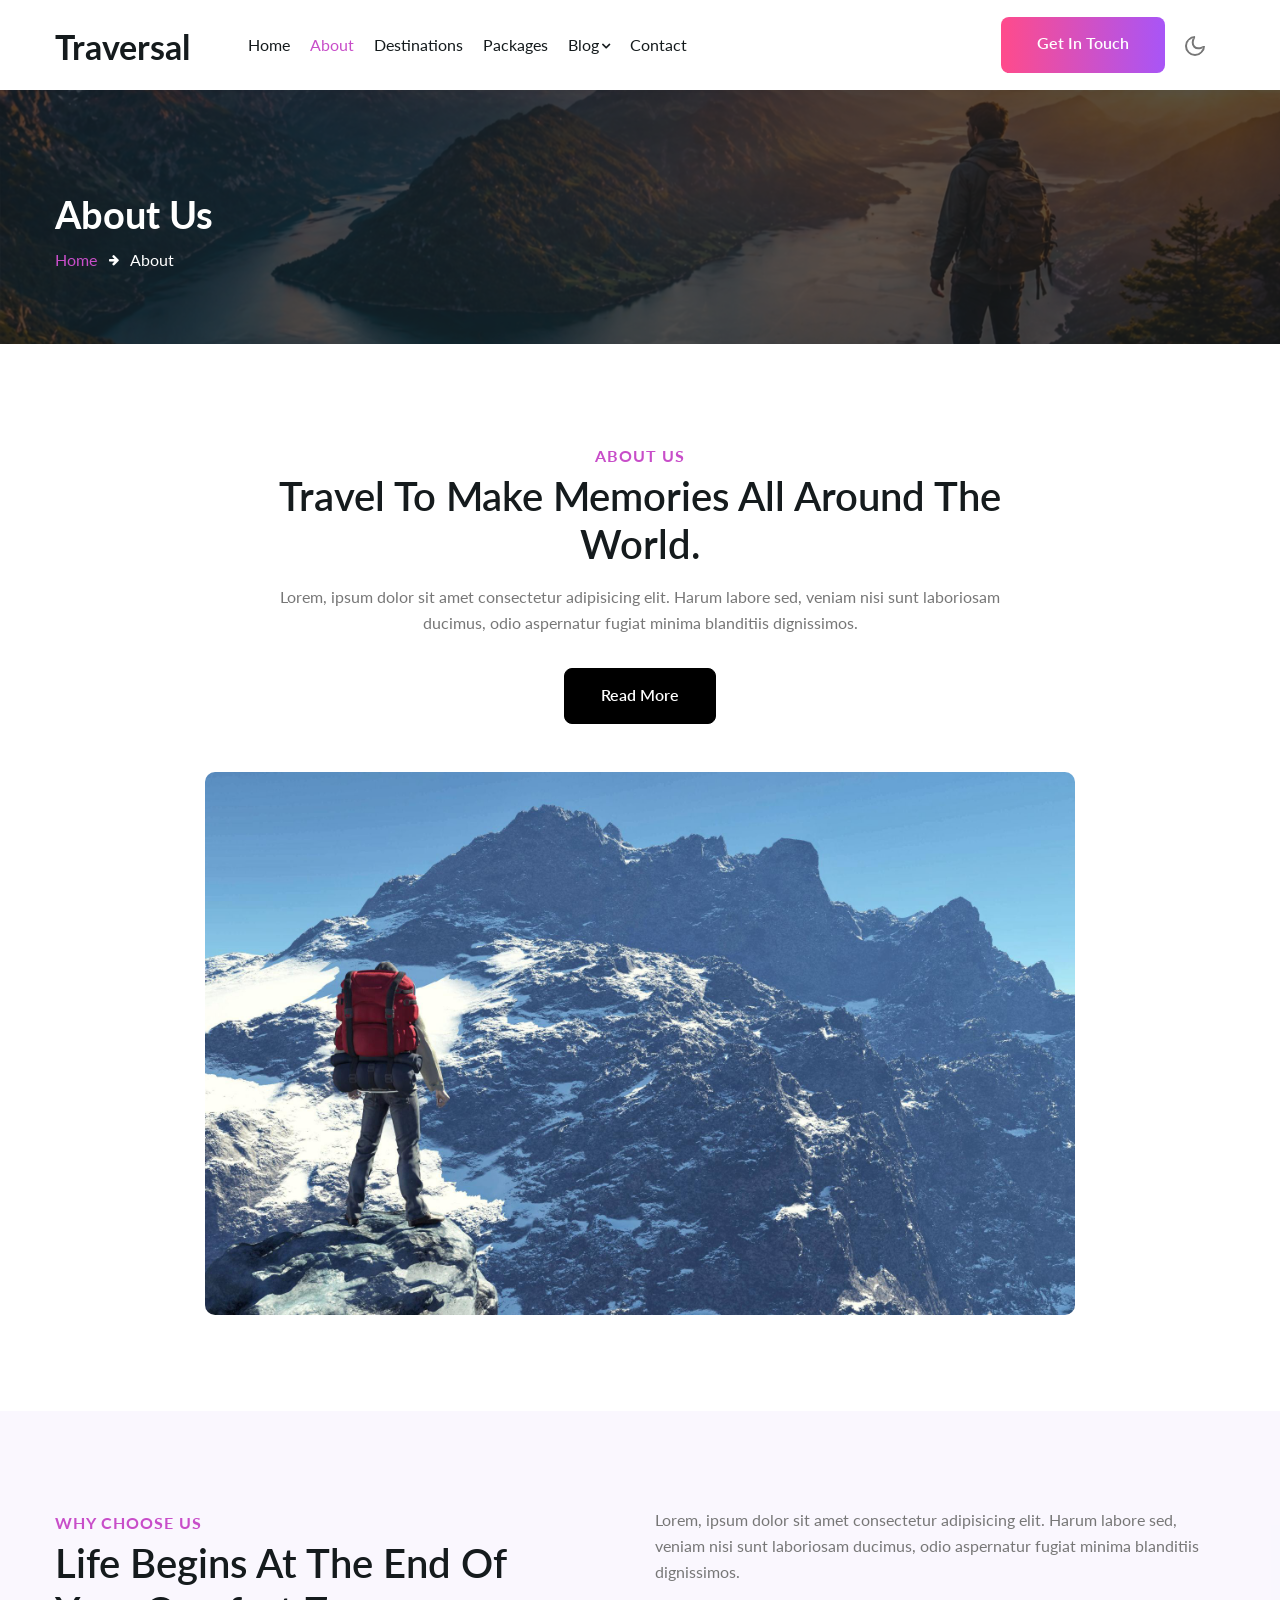
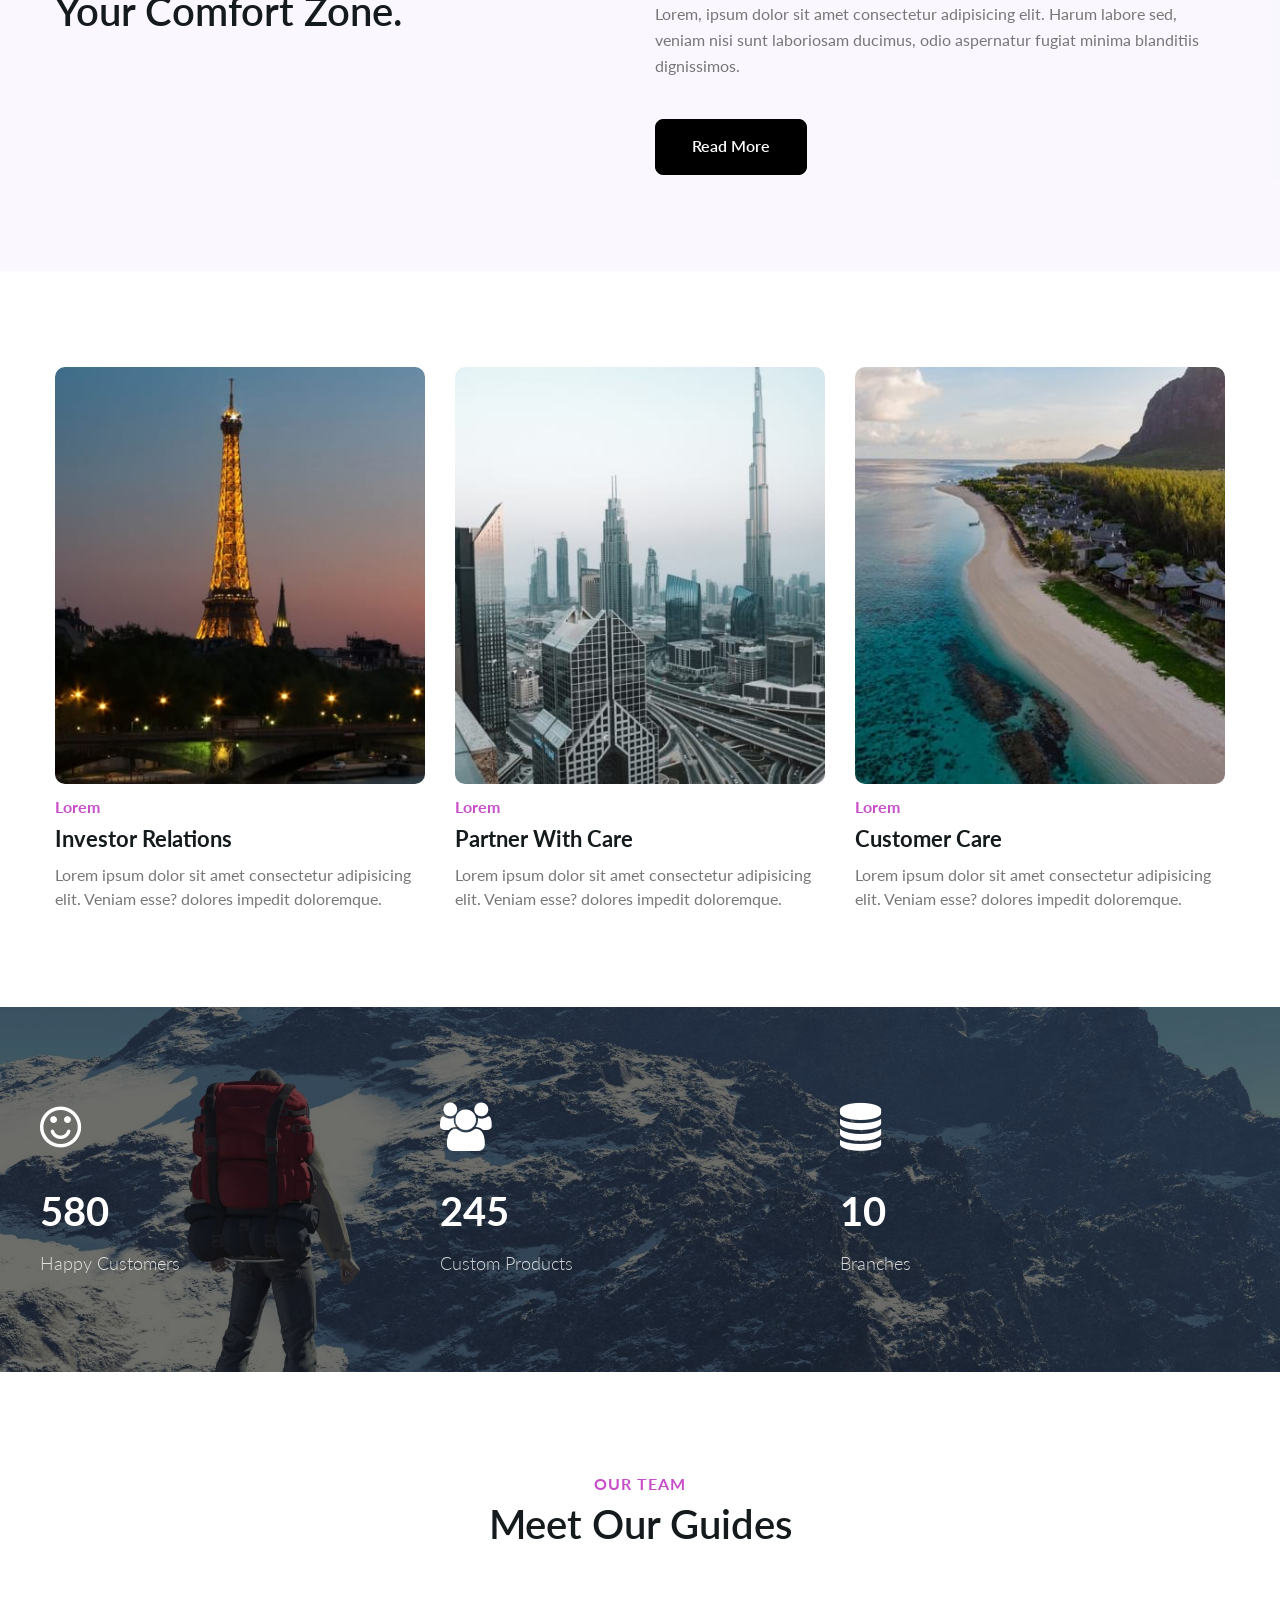
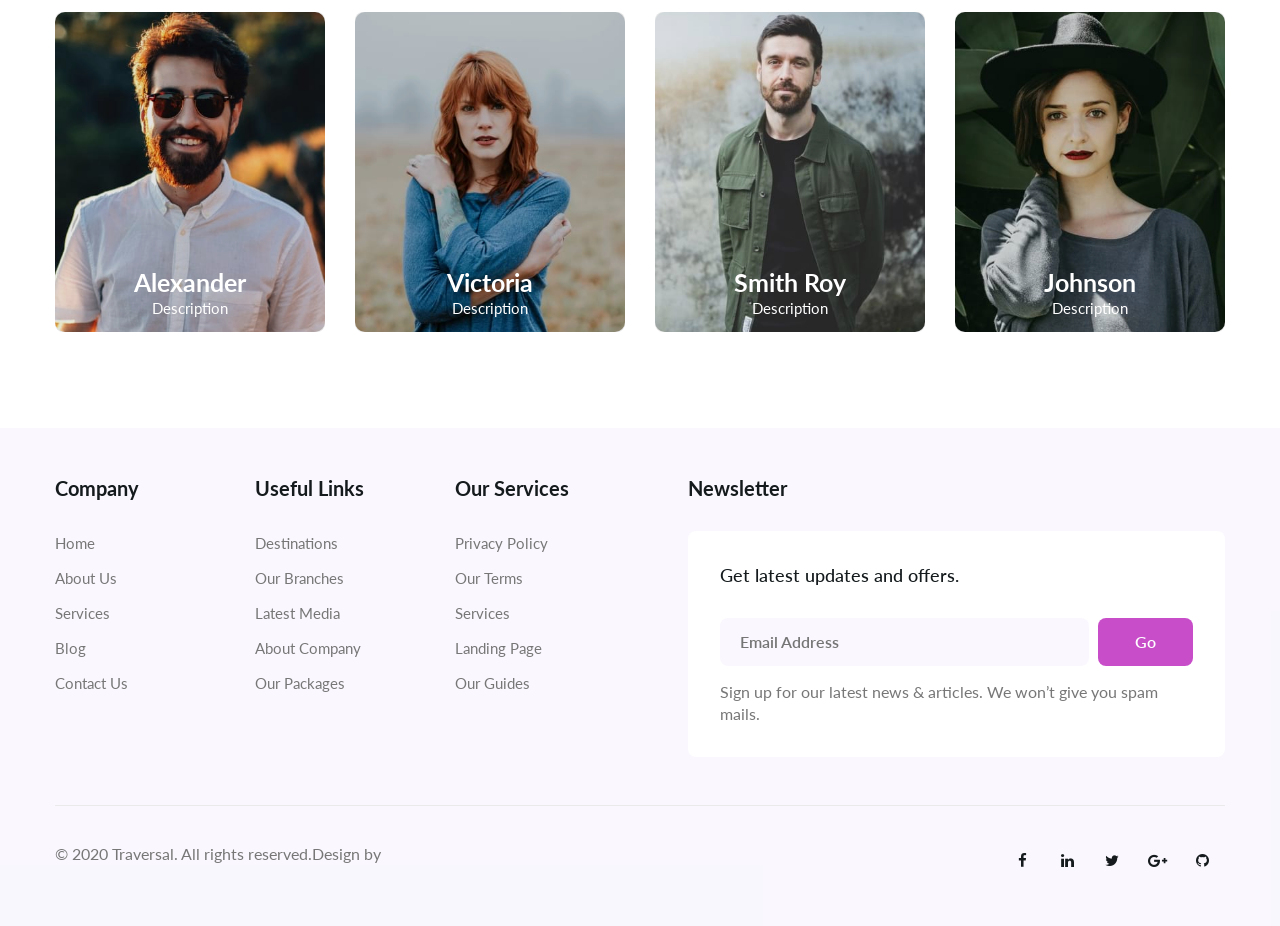
<file: Presentation/AeroTripProject.Core/wwwroot/AeroTrip12-Starteryeni/about.html>
<!doctype html>
<html lang="zxx">

<head>
  <!-- Required meta tags -->
  <meta charset="utf-8">
  <meta name="viewport" content="width=device-width, initial-scale=1, shrink-to-fit=no">
  <title>Traversal Travel Category Bootstrap Responsive Template | About </title>
  <!-- google fonts -->
  <link href="//fonts.googleapis.com/css2?family=Montserrat:wght@300;400;600;700&display=swap" rel="stylesheet">
  <link href="//fonts.googleapis.com/css2?family=Lato:ital,wght@0,300;0,400;0,700;1,400&display=swap"
    rel="stylesheet">
  <!-- google fonts -->
  <!-- Template CSS -->
  <link rel="stylesheet" href="assets/css/style-liberty.css">
  <!-- Template CSS -->
</head>

<body>
  <!--header-->
  <header id="site-header" class="fixed-top">
    <div class="container">
      <nav class="navbar navbar-expand-lg stroke">
        <h1><a class="navbar-brand mr-lg-5" href="index.html">
            Traversal
          </a></h1>
        <!-- if logo is image enable this   
      <a class="navbar-brand" href="#index.html">
          <img src="image-path" alt="Your logo" title="Your logo" style="height:35px;" />
      </a> -->
        <button class="navbar-toggler  collapsed bg-gradient" type="button" data-toggle="collapse"
          data-target="#navbarTogglerDemo02" aria-controls="navbarTogglerDemo02" aria-expanded="false"
          aria-label="Toggle navigation">
          <span class="navbar-toggler-icon fa icon-expand fa-bars"></span>
          <span class="navbar-toggler-icon fa icon-close fa-times"></span>
          </span>
        </button>

        <div class="collapse navbar-collapse" id="navbarTogglerDemo02">
          <ul class="navbar-nav mr-auto">
            <li class="nav-item">
              <a class="nav-link" href="index.html">Home <span class="sr-only">(current)</span></a>
            </li>
            <li class="nav-item active">
              <a class="nav-link" href="about.html">About</a>
            </li>
            <li class="nav-item">
              <a class="nav-link" href="services.html">Destinations</a>
            </li>
            <li class="nav-item">
              <a class="nav-link" href="pricing.html">Packages</a>
            </li>
            <li class="nav-item dropdown">
              <a class="nav-link dropdown-toggle" href="#" id="navbarDropdown1" role="button" data-toggle="dropdown"
                aria-haspopup="true" aria-expanded="false">
                Blog<span class="fa fa-angle-down"></span>
              </a>
              <div class="dropdown-menu" aria-labelledby="navbarDropdown1">
                <a class="dropdown-item" href="blog.html">Blog Posts</a>
                <a class="dropdown-item" href="blog-single.html">Blog single</a>
                <a class="dropdown-item" href="landing-single.html">Landing Page</a>
              </div>
            </li>
            <li class="nav-item">
              <a class="nav-link" href="contact.html">Contact</a>
            </li>

          </ul>
        </div>
        <div class="d-lg-block d-none">
          <a href="contact.html" class="btn btn-style btn-secondary">Get In Touch</a>
        </div>
        <!-- toggle switch for light and dark theme -->
        <div class="mobile-position">
          <nav class="navigation">
            <div class="theme-switch-wrapper">
              <label class="theme-switch" for="checkbox">
                <input type="checkbox" id="checkbox">
                <div class="mode-container">
                  <i class="gg-sun"></i>
                  <i class="gg-moon"></i>
                </div>
              </label>
            </div>
          </nav>
        </div>
        <!-- //toggle switch for light and dark theme -->
      </nav>
    </div>
  </header>
  <!-- //header -->
  <!-- about breadcrumb -->
  <section class="w3l-about-breadcrumb text-left">
    <div class="breadcrumb-bg breadcrumb-bg-about py-sm-5 py-4">
      <div class="container py-2">
        <h2 class="title">About Us</h2>
        <ul class="breadcrumbs-custom-path mt-2">
          <li><a href="#url">Home</a></li>
          <li class="active"><span class="fa fa-arrow-right mx-2" aria-hidden="true"></span> About </li>
        </ul>
      </div>
    </div>
  </section>
  <!-- //about breadcrumb -->
  <!-- /about-6-->
  <section class="w3l-cta4 py-5">
      <div class="container py-lg-5">
        <div class="ab-section text-center">
          <h6 class="sub-title">About Us</h6>
          <h3 class="hny-title">Travel to make memories all around the world.</h3>
          <p class="py-3 mb-3">Lorem, ipsum dolor sit amet consectetur adipisicing elit. Harum labore sed, veniam nisi sunt laboriosam ducimus, odio
            aspernatur fugiat minima blanditiis dignissimos.</p>
            <a href="services.html" class="btn btn-style btn-primary">Read More</a>
        </div>
        <div class="row mt-5">
          <div class="col-md-9 mx-auto">
            <img src="assets/images/banner3.jpg" class="img-fluid" alt="">
          </div>
        </div>
      </div>
  </section>
  <!-- //about-6-->
   <!-- /content-6-->
   <section class="w3l-content-6 py-5">
    <div class="container py-lg-5">
      <div class="row">
        <div class="col-lg-6 content-6-left pr-lg-5">
          <h6 class="sub-title">Why Choose Us</h6>
          <h3 class="hny-title">Life begins at the end of your comfort zone.</h3>
        </div>
        <div class="col-lg-6 content-6-right mt-lg-0 mt-4">
          <p class="mb-3">Lorem, ipsum dolor sit amet consectetur adipisicing elit. Harum labore sed, veniam nisi sunt laboriosam ducimus, odio
            aspernatur fugiat minima blanditiis dignissimos.</p>
            <p class="mb-3">Lorem, ipsum dolor sit amet consectetur adipisicing elit. Harum labore sed, veniam nisi sunt laboriosam ducimus, odio
              aspernatur fugiat minima blanditiis dignissimos.</p>
              <a href="services.html" class="btn btn-style btn-primary mt-4">Read More</a>
        </div>
      </div>
    </div>
</section>
<!-- //content-6-->
<section class="w3l-grids1">
  <div class="hny-three-grids py-5">
    <div class="container py-lg-5">
      <div class="row">
        <div class="col-md-4 col-sm-6 mt-0 grids5-info">
          <a href="#url"><img src="assets/images/g1.jpg" class="img-fluid" alt=""></a>
          <h5>Lorem</h5>
          <h4><a href="#url">Investor Relations</a></h4>
          <p>Lorem ipsum dolor sit amet consectetur adipisicing elit. Veniam esse? dolores impedit doloremque.</p>
        </div>
        <div class="col-md-4 col-sm-6 mt-sm-0 mt-5 grids5-info">
          <a href="#url"><img src="assets/images/g2.jpg" class="img-fluid" alt=""></a>
          <h5>Lorem</h5>
          <h4><a href="#url"> 
            Partner With Care</a></h4>
          <p>Lorem ipsum dolor sit amet consectetur adipisicing elit. Veniam esse? dolores impedit doloremque.</p>
        </div>
        <div class="col-md-4 col-sm-6 mt-md-0 mt-5 grids5-info">
          <a href="#url"><img src="assets/images/g3.jpg" class="img-fluid" alt=""></a>
          <h5>Lorem</h5>
          <h4><a href="#url">Customer Care</a></h4>
          <p>Lorem ipsum dolor sit amet consectetur adipisicing elit. Veniam esse? dolores impedit doloremque.</p>
        </div>
      </div>
    </div>
  </div>
</section>
  <!-- stats -->
  <section class="w3l-statshny py-5" id="stats">
    <div class="container py-lg-5 py-md-4">
      <div class="w3-stats-inner-info">
        <div class="row">
          <div class="col-lg-4 col-6 stats_info counter_grid text-left">
            <span class="fa fa-smile-o"></span>
            <p class="counter">1730</p>
            <h4>Happy Customers</h4>
          </div>
          <div class="col-lg-4 col-6 stats_info counter_grid1 text-left">
            <span class="fa fa-users"></span>
            <p class="counter">730</p>
            <h4>Custom Products</h4>
          </div>
          <div class="col-lg-4 col-6 stats_info counter_grid mt-lg-0 mt-5 text-left">
            <span class="fa fa-database"></span>
            <p class="counter">30</p>
            <h4>branches</h4>
          </div>
        </div>
      </div>
    </div>
  </section>
  <!-- //stats -->
  <!-- team -->
  <section class="w3l-team" id="team">
    <div class="team-block py-5">
      <div class="container py-lg-5">
        <div class="title-content text-center mb-lg-3 mb-4">
          <h6 class="sub-title">Our team</h6>
          <h3 class="hny-title">Meet our Guides</h3>
        </div>
        <div class="row">
          <div class="col-lg-3 col-6 mt-lg-5 mt-4">
            <div class="box16">
              <a href="#url"><img src="assets/images/team1.jpg" alt="" class="img-fluid" /></a>
              <div class="box-content">
                <h3 class="title"><a href="#url">Alexander</a></h3>
                <span class="post">Description</span>
                <ul class="social">
                  <li>
                    <a href="#" class="facebook">
                      <span class="fa fa-facebook-f"></span>
                    </a>
                  </li>
                  <li>
                    <a href="#" class="twitter">
                      <span class="fa fa-twitter"></span>
                    </a>
                  </li>
                </ul>
              </div>
            </div>
          </div>
          <div class="col-lg-3 col-6 mt-lg-5 mt-4">
            <div class="box16">
              <a href="#url"><img src="assets/images/team2.jpg" alt="" class="img-fluid" /></a>
              <div class="box-content">
                <h3 class="title"><a href="#url">Victoria</a></h3>
                <span class="post">Description</span>
                <ul class="social">
                  <li>
                    <a href="#" class="facebook">
                      <span class="fa fa-facebook-f"></span>
                    </a>
                  </li>
                  <li>
                    <a href="#" class="twitter">
                      <span class="fa fa-twitter"></span>
                    </a>
                  </li>
                </ul>
              </div>
            </div>
          </div>
          <div class="col-lg-3 col-6 mt-lg-5 mt-4">
            <div class="box16">
              <a href="#url"><img src="assets/images/team3.jpg" alt="" class="img-fluid" /></a>
              <div class="box-content">
                <h3 class="title"><a href="#url">Smith roy</a></h3>
                <span class="post">Description</a></span>
                <ul class="social">
                  <li>
                    <a href="#" class="facebook">
                      <span class="fa fa-facebook-f"></span>
                    </a>
                  </li>
                  <li>
                    <a href="#" class="twitter">
                      <span class="fa fa-twitter"></span>
                    </a>
                  </li>
                </ul>
              </div>
            </div>
          </div>
          <div class="col-lg-3 col-6 mt-lg-5 mt-4">
            <div class="box16">
              <a href="#url"><img src="assets/images/team4.jpg" alt="" class="img-fluid" /></a>
              <div class="box-content">
                <h3 class="title"><a href="#url">Johnson</a></h3>
                <span class="post">Description</a></span>
                <ul class="social">
                  <li>
                    <a href="#" class="facebook">
                      <span class="fa fa-facebook-f"></span>
                    </a>
                  </li>
                  <li>
                    <a href="#" class="twitter">
                      <span class="fa fa-twitter"></span>
                    </a>
                  </li>
                </ul>
              </div>
            </div>
          </div>
        </div>
      </div>
    </div>
  </section>
  <!-- //team -->

  <!--/w3l-footer-29-main-->
  <footer>
    <!-- footer -->
    <section class="w3l-footer">
      <div class="w3l-footer-16-main py-5">
        <div class="container">
          <div class="row">
            <div class="col-lg-6 column">
              <div class="row">
                <div class="col-md-4 column">
                  <h3>Company</h3>
                  <ul class="footer-gd-16">
                    <li><a href="index.html">Home</a></li>
                    <li><a href="about.html">About Us</a></li>
                    <li><a href="services.html">Services</a></li>
                    <li><a href="blog.html">Blog</a></li>
                    <li><a href="contact.html">Contact Us</a></li>
                  </ul>
                </div>
                <div class="col-md-4 column mt-md-0 mt-4">
                  <h3>Useful Links</h3>
                  <ul class="footer-gd-16">
                    <li><a href="#url">Destinations</a></li>
                    <li><a href="#url">Our Branches</a></li>
                    <li><a href="#url">Latest Media</a></li>
                    <li><a href="about.html">About Company</a></li>
                    <li><a href="#url">Our Packages</a></li>
                  </ul>
                </div>
                <div class="col-md-4 column mt-md-0 mt-4">
                  <h3>Our Services</h3>
                  <ul class="footer-gd-16">
                    <li><a href="#url">Privacy Policy</a></li>
                    <li><a href="#url">Our Terms</a></li>
                    <li><a href="services.html">Services</a></li>
                    <li><a href="landing-single.html">Landing Page</a></li>
                    <li><a href="#url">Our Guides</a></li>
                  </ul>
                </div>
              </div>
            </div>
            <div class="col-lg-6 col-md-12 column pl-lg-5 column4 mt-lg-0 mt-5">
              <h3>Newsletter </h3>
              <div class="end-column">
                <h4>Get latest updates and offers.</h4>
                <form action="#" class="subscribe" method="post">
                  <input type="email" name="email" placeholder="Email Address" required="">
                  <button type="submit">Go</button>
                </form>
                <p>Sign up for our latest news & articles. We won’t give you spam mails.</p>
              </div>
            </div>
          </div>
          <div class="d-flex below-section justify-content-between align-items-center pt-4 mt-5">
            <div class="columns text-lg-left text-center">
              <p>&copy; 2020 Traversal. All rights reserved.Design by <a href="https://w3layouts.com/" target="_blank">
               
              </p>
            </div>
            <div class="columns-2 mt-lg-0 mt-3">
              <ul class="social">
                <li><a href="#facebook"><span class="fa fa-facebook" aria-hidden="true"></span></a>
                </li>
                <li><a href="#linkedin"><span class="fa fa-linkedin" aria-hidden="true"></span></a>
                </li>
                <li><a href="#twitter"><span class="fa fa-twitter" aria-hidden="true"></span></a>
                </li>
                <li><a href="#google"><span class="fa fa-google-plus" aria-hidden="true"></span></a>
                </li>
                <li><a href="#github"><span class="fa fa-github" aria-hidden="true"></span></a>
                </li>
              </ul>
            </div>
          </div>
        </div>
      </div>
  
      <!-- move top -->
      <button onclick="topFunction()" id="movetop" title="Go to top">
        <span class="fa fa-angle-up"></span>
      </button>
      <script>
        // When the user scrolls down 20px from the top of the document, show the button
        window.onscroll = function () {
          scrollFunction()
        };
  
        function scrollFunction() {
          if (document.body.scrollTop > 20 || document.documentElement.scrollTop > 20) {
            document.getElementById("movetop").style.display = "block";
          } else {
            document.getElementById("movetop").style.display = "none";
          }
        }
  
        // When the user clicks on the button, scroll to the top of the document
        function topFunction() {
          document.body.scrollTop = 0;
          document.documentElement.scrollTop = 0;
        }
      </script>
      <!-- //move top -->
      <script>
        $(function () {
          $('.navbar-toggler').click(function () {
            $('body').toggleClass('noscroll');
          })
        });
      </script>
    </section>
    <!-- //footer -->
  </footer>
  <!-- Template JavaScript -->
  <script src="assets/js/jquery-3.3.1.min.js"></script>
  <script src="assets/js/theme-change.js"></script>
  <!-- stats number counter-->
  <script src="assets/js/jquery.waypoints.min.js"></script>
  <script src="assets/js/jquery.countup.js"></script>
  <script>
    $('.counter').countUp();
  </script>
  <!-- //stats number counter -->
  <!--/MENU-JS-->
  <script>
    $(window).on("scroll", function () {
      var scroll = $(window).scrollTop();

      if (scroll >= 80) {
        $("#site-header").addClass("nav-fixed");
      } else {
        $("#site-header").removeClass("nav-fixed");
      }
    });

    //Main navigation Active Class Add Remove
    $(".navbar-toggler").on("click", function () {
      $("header").toggleClass("active");
    });
    $(document).on("ready", function () {
      if ($(window).width() > 991) {
        $("header").removeClass("active");
      }
      $(window).on("resize", function () {
        if ($(window).width() > 991) {
          $("header").removeClass("active");
        }
      });
    });
  </script>
  <!--//MENU-JS-->

  <script src="assets/js/bootstrap.min.js"></script>

</body>

</html>
</file>
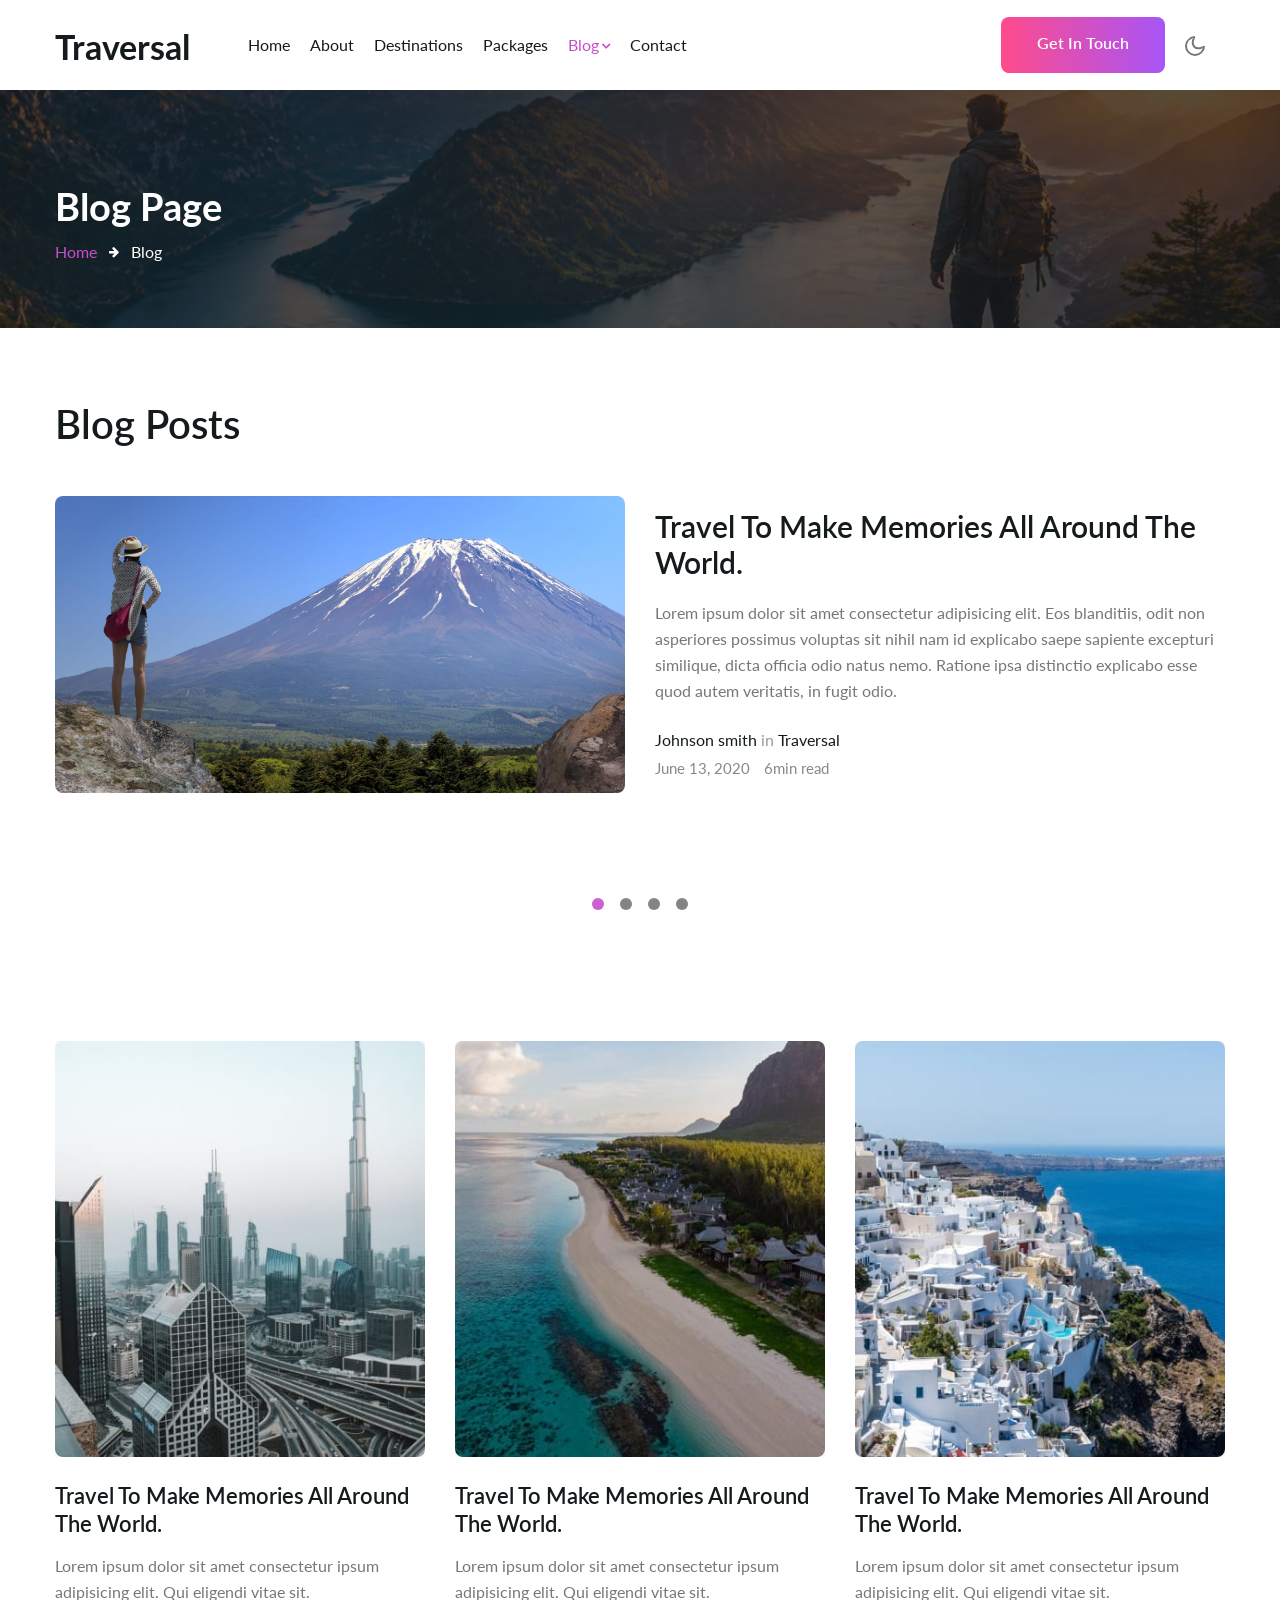
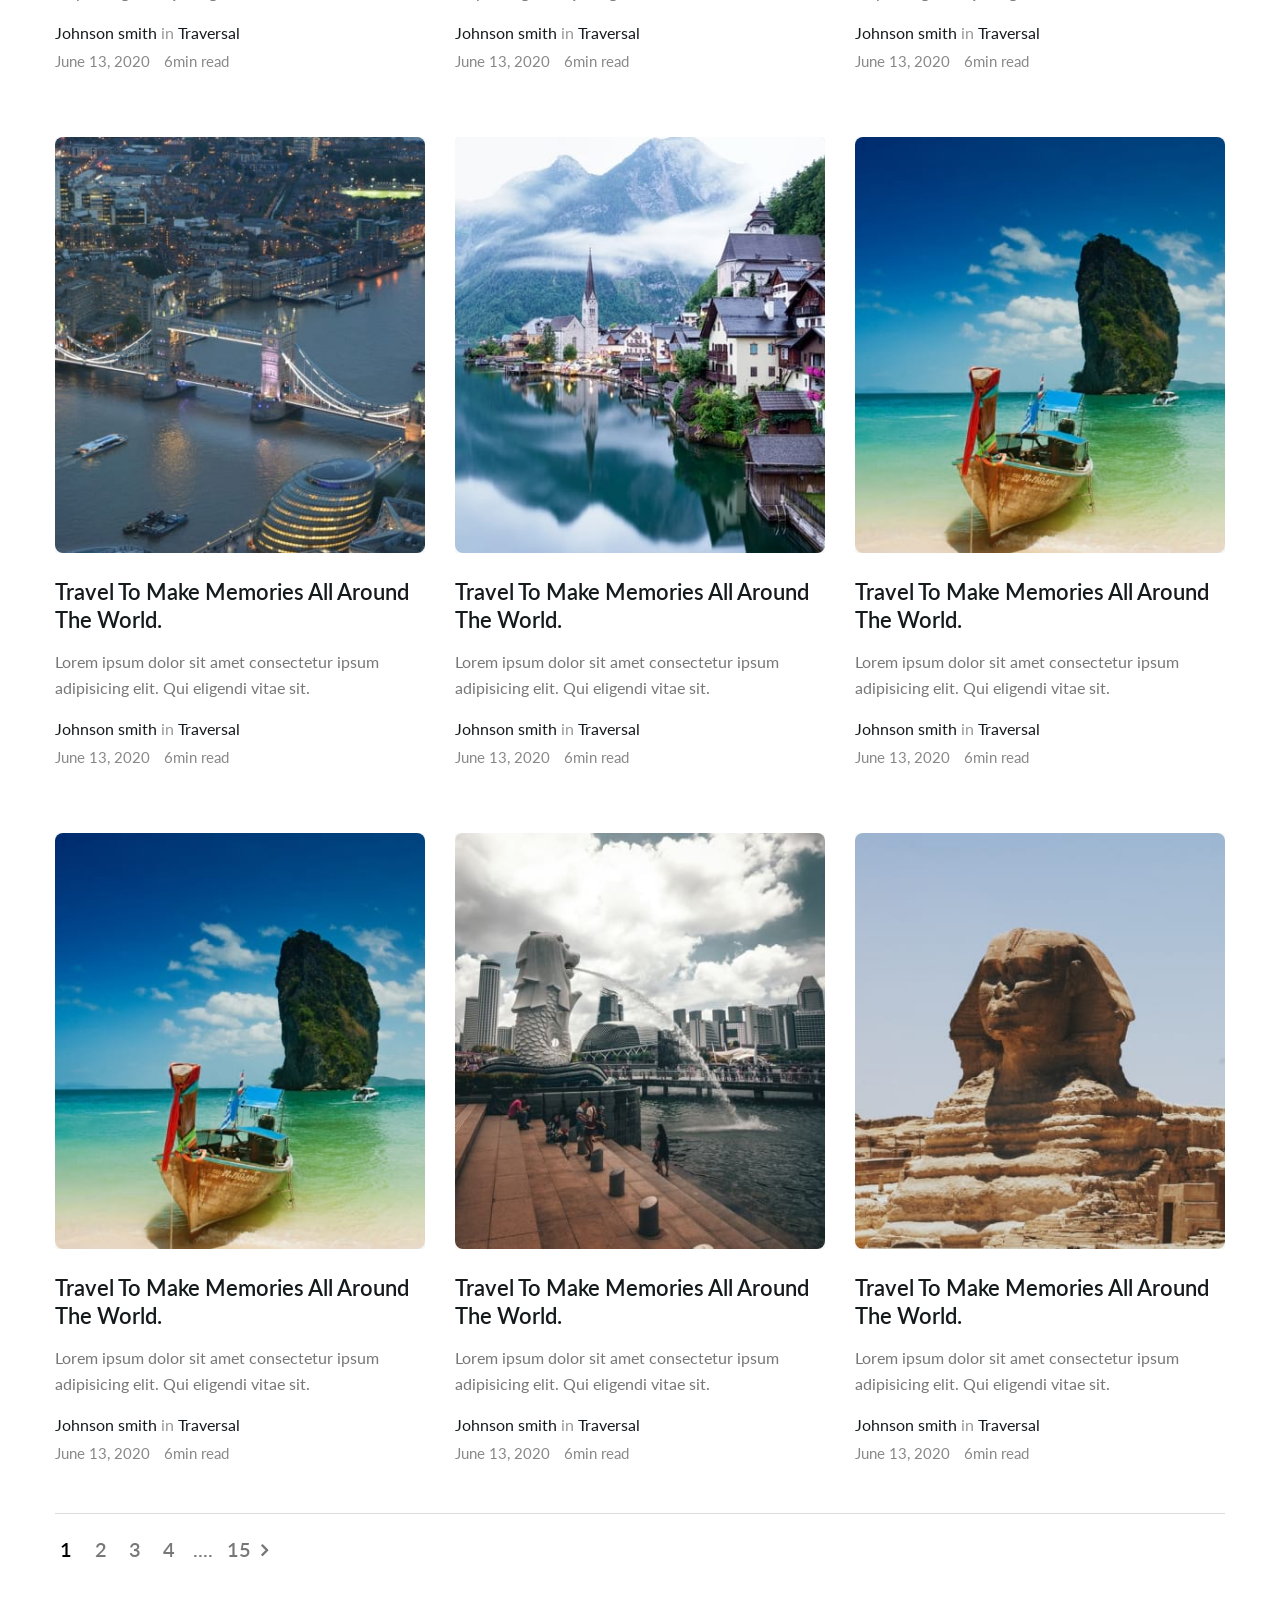
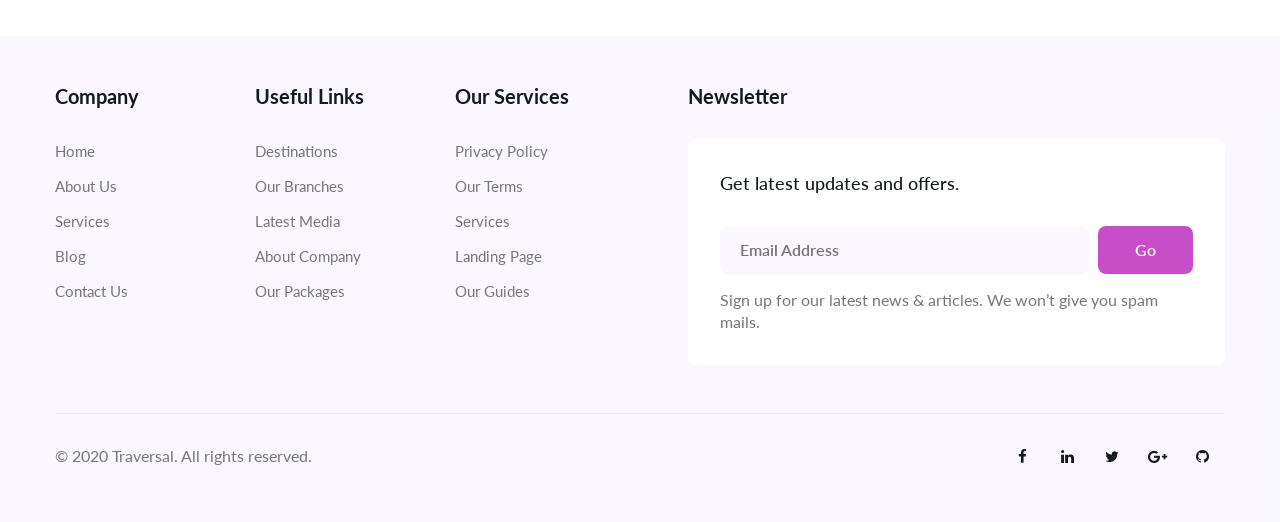
<file: Presentation/AeroTripProject.Core/wwwroot/AeroTrip12-Starteryeni/blog.html>
<!doctype html>
<html lang="zxx">

<head>
  <!-- Required meta tags -->
  <meta charset="utf-8">
  <meta name="viewport" content="width=device-width, initial-scale=1, shrink-to-fit=no">
  <title>Traversal Travel Category Bootstrap Responsive Template | Blog </title>
  <!-- google fonts -->
  <link href="//fonts.googleapis.com/css2?family=Montserrat:wght@300;400;600;700&display=swap" rel="stylesheet">
  <link href="//fonts.googleapis.com/css2?family=Lato:ital,wght@0,300;0,400;0,700;1,400&display=swap"
    rel="stylesheet">
  <!-- google fonts -->
  <!-- Template CSS -->
  <link rel="stylesheet" href="assets/css/style-liberty.css">
  <!-- Template CSS -->
</head>

<body>
  <!--header-->
  <header id="site-header" class="fixed-top">
    <div class="container">
      <nav class="navbar navbar-expand-lg stroke">
        <h1><a class="navbar-brand mr-lg-5" href="index.html">
            Traversal
          </a></h1>
        <!-- if logo is image enable this   
      <a class="navbar-brand" href="#index.html">
          <img src="image-path" alt="Your logo" title="Your logo" style="height:35px;" />
      </a> -->
        <button class="navbar-toggler  collapsed bg-gradient" type="button" data-toggle="collapse"
          data-target="#navbarTogglerDemo02" aria-controls="navbarTogglerDemo02" aria-expanded="false"
          aria-label="Toggle navigation">
          <span class="navbar-toggler-icon fa icon-expand fa-bars"></span>
          <span class="navbar-toggler-icon fa icon-close fa-times"></span>
          </span>
        </button>

        <div class="collapse navbar-collapse" id="navbarTogglerDemo02">
          <ul class="navbar-nav mr-auto">
            <li class="nav-item">
              <a class="nav-link" href="index.html">Home <span class="sr-only">(current)</span></a>
            </li>
            <li class="nav-item">
              <a class="nav-link" href="about.html">About</a>
            </li>
            <li class="nav-item">
              <a class="nav-link" href="services.html">Destinations</a>
            </li>
            <li class="nav-item">
              <a class="nav-link" href="pricing.html">Packages</a>
            </li>
            <li class="nav-item dropdown active">
              <a class="nav-link dropdown-toggle" href="#" id="navbarDropdown1" role="button" data-toggle="dropdown"
                aria-haspopup="true" aria-expanded="false">
                Blog<span class="fa fa-angle-down"></span>
              </a>
              <div class="dropdown-menu" aria-labelledby="navbarDropdown1">
                <a class="dropdown-item" href="blog.html">Blog Posts</a>
                <a class="dropdown-item" href="blog-single.html">Blog single</a>
                <a class="dropdown-item" href="landing-single.html">Landing Page</a>
              </div>
            </li>
            <li class="nav-item">
              <a class="nav-link" href="contact.html">Contact</a>
            </li>

          </ul>
        </div>
        <div class="d-lg-block d-none">
          <a href="contact.html" class="btn btn-style btn-secondary">Get In Touch</a>
        </div>
        <!-- toggle switch for light and dark theme -->
        <div class="mobile-position">
          <nav class="navigation">
            <div class="theme-switch-wrapper">
              <label class="theme-switch" for="checkbox">
                <input type="checkbox" id="checkbox">
                <div class="mode-container">
                  <i class="gg-sun"></i>
                  <i class="gg-moon"></i>
                </div>
              </label>
            </div>
          </nav>
        </div>
        <!-- //toggle switch for light and dark theme -->
      </nav>
    </div>
  </header>
  <!-- //header -->
  <!-- about breadcrumb -->
  <section class="w3l-about-breadcrumb text-left">
    <div class="breadcrumb-bg breadcrumb-bg-about py-sm-5 py-4">
      <div class="container">
        <h2 class="title">Blog Page</h2>
        <ul class="breadcrumbs-custom-path mt-2">
          <li><a href="#url">Home</a></li>
          <li class="active"><span class="fa fa-arrow-right mx-2" aria-hidden="true"></span> Blog </li>
        </ul>
      </div>
    </div>
  </section>
  <!-- //about breadcrumb -->
  <!--/blog-->
  <section class="w3l-blog-slider" id="blog-slider">
    <!-- main-slider -->
    <div class="blog-slider py-5">
        <div class="container py-lg-4 py-md-3 mb-md-0 mb-5">
            <h3 class="hny-title mb-5">Blog Posts </h3>
            <div class="owl-testimonial owl-carousel owl-theme">
                <div class="item">
                    <div class="row">
                        <div class="col-lg-6">
                            <a href="blog-single.html">
                                <img class="card-img-bottom d-block radius-image" src="assets/images/banner1.jpg"
                                    alt="Card image cap">
                            </a>
                        </div>
                        <div class="col-lg-6 blog-details align-self mt-lg-0 mt-4">
                            <a href="blog-single.html" class="blog-desc-big">Travel To Make Memories All Around The World.
                            </a>
                            <p>Lorem ipsum dolor sit amet consectetur adipisicing elit. Eos blanditiis, odit non
                                asperiores
                                possimus voluptas sit nihil nam id explicabo saepe sapiente excepturi similique, dicta
                                officia odio natus nemo. Ratione ipsa distinctio explicabo esse quod autem
                                veritatis, in fugit odio.</p>
                            <div class="author align-items-center mt-4 mb-1">
                                <a href="author.html">Johnson smith</a> in <a href="#url">Traversal</a>
                            </div>
                            <ul class="blog-meta">
                                <li class="meta-item blog-lesson">
                                    <span class="meta-value"> June 13, 2020 </span>
                                </li>
                                <li class="meta-item blog-students">
                                    <span class="meta-value"> 6min read</span>
                                </li>
                            </ul>
                        </div>
                    </div>
                </div>
                <div class="item">
                    <div class="row">
                        <div class="col-lg-6">
                            <a href="blog-single.html">
                                <img class="card-img-bottom d-block radius-image" src="assets/images/banner2.jpg"
                                    alt="Card image cap">
                            </a>
                        </div>
                        <div class="col-lg-6 blog-details align-self mt-lg-0 mt-4">
                            <a href="blog-single.html" class="blog-desc-big">Travel To Make Memories All Around The World.
                            </a>
                            <p>Lorem ipsum dolor sit amet consectetur adipisicing elit. Eos blanditiis, odit non
                                asperiores
                                possimus voluptas sit nihil nam id explicabo saepe sapiente excepturi similique, dicta
                                officia odio natus nemo. Ratione ipsa distinctio explicabo esse quod autem
                                veritatis, in fugit odio.</p>
                            <div class="author align-items-center mt-4 mb-1">
                                <a href="author.html">Johnson smith</a> in <a href="#url">Traversal</a>
                            </div>
                            <ul class="blog-meta">
                                <li class="meta-item blog-lesson">
                                    <span class="meta-value"> June 13, 2020 </span>
                                </li>
                                <li class="meta-item blog-students">
                                    <span class="meta-value"> 6min read</span>
                                </li>
                            </ul>
                        </div>
                    </div>
                </div>
                <div class="item">
                    <div class="row">
                        <div class="col-lg-6">
                            <a href="blog-single.html">
                                <img class="card-img-bottom d-block radius-image" src="assets/images/banner3.jpg"
                                    alt="Card image cap">
                            </a>
                        </div>
                        <div class="col-lg-6 blog-details align-self mt-lg-0 mt-4">
                            <a href="blog-single.html" class="blog-desc-big">Travel To Make Memories All Around The World.
                            </a>
                            <p>Lorem ipsum dolor sit amet consectetur adipisicing elit. Eos blanditiis, odit non
                                asperiores
                                possimus voluptas sit nihil nam id explicabo saepe sapiente excepturi similique, dicta
                                officia odio natus nemo. Ratione ipsa distinctio explicabo esse quod autem
                                veritatis, in fugit odio.</p>
                            <div class="author align-items-center mt-4 mb-1">
                                <a href="author.html">Johnson smith</a> in <a href="#url">Traversal</a>
                            </div>
                            <ul class="blog-meta">
                                <li class="meta-item blog-lesson">
                                    <span class="meta-value"> June 13, 2020 </span>
                                </li>
                                <li class="meta-item blog-students">
                                    <span class="meta-value"> 6min read</span>
                                </li>
                            </ul>
                        </div>
                    </div>
                </div>
                <div class="item">
                    <div class="row">
                        <div class="col-lg-6">
                            <a href="blog-single.html">
                                <img class="card-img-bottom d-block radius-image" src="assets/images/banner1.jpg"
                                    alt="Card image cap">
                            </a>
                        </div>
                        <div class="col-lg-6 blog-details align-self mt-lg-0 mt-4">
                            <a href="blog-single.html" class="blog-desc-big">Travel To Make Memories All Around The World.
                            </a>
                            <p>Lorem ipsum dolor sit amet consectetur adipisicing elit. Eos blanditiis, odit non
                                asperiores
                                possimus voluptas sit nihil nam id explicabo saepe sapiente excepturi similique, dicta
                                officia odio natus nemo. Ratione ipsa distinctio explicabo esse quod autem
                                veritatis, in fugit odio.</p>
                            <div class="author align-items-center mt-4 mb-1">
                                <a href="author.html">Johnson smith</a> in <a href="#url">Traversal</a>
                            </div>
                            <ul class="blog-meta">
                                <li class="meta-item blog-lesson">
                                    <span class="meta-value"> June 13, 2020 </span>
                                </li>
                                <li class="meta-item blog-students">
                                    <span class="meta-value"> 6min read</span>
                                </li>
                            </ul>
                        </div>
                    </div>
                </div>
            </div>
        </div>
    </div>
    <!-- /main-slider -->
</section>


<section class="w3l-blog-block2 mt-md-5 pb-5">
    <div class="container mb-lg-4">
        <div class="row">
            <div class="col-lg-4 col-md-6 item">
                <div class="card">
                    <div class="card-header p-0 position-relative">
                        <a href="blog-single.html">
                            <img class="card-img-bottom d-block radius-image" src="assets/images/g2.jpg"
                                alt="Card image cap">
                        </a>
                    </div>
                    <div class="card-body p-0 blog-details">
                        <a href="blog-single.html" class="blog-desc">Travel To Make Memories All Around The World.
                        </a>
                        <p>Lorem ipsum dolor sit amet consectetur ipsum adipisicing elit. Qui eligendi
                            vitae sit.</p>
                        <div class="author align-items-center mt-3 mb-1">
                            <a href="author.html">Johnson smith</a> in <a href="#url">Traversal</a>
                        </div>
                        <ul class="blog-meta">
                            <li class="meta-item blog-lesson">
                                <span class="meta-value"> June 13, 2020 </span>
                            </li>
                            <li class="meta-item blog-students">
                                <span class="meta-value"> 6min read</span>
                            </li>
                        </ul>
                    </div>
                </div>
            </div>
            <div class="col-lg-4 col-md-6 item mt-md-0 mt-5">
                <div class="card">
                    <div class="card-header p-0 position-relative">
                        <a href="blog-single.html">
                            <img class="card-img-bottom d-block radius-image" src="assets/images/g3.jpg"
                                alt="Card image cap">
                        </a>
                    </div>
                    <div class="card-body p-0 blog-details">
                        <a href="blog-single.html" class="blog-desc">Travel To Make Memories All Around The World.
                        </a>
                        <p>Lorem ipsum dolor sit amet consectetur ipsum adipisicing elit. Qui eligendi
                            vitae sit.</p>
                        <div class="author align-items-center mt-3 mb-1">
                            <a href="author.html">Johnson smith</a> in <a href="#url">Traversal</a>
                        </div>
                        <ul class="blog-meta">
                            <li class="meta-item blog-lesson">
                                <span class="meta-value"> June 13, 2020 </span>
                            </li>
                            <li class="meta-item blog-students">
                                <span class="meta-value"> 6min read</span>
                            </li>
                        </ul>
                    </div>
                </div>
            </div>
            <div class="col-lg-4 col-md-6 item mt-lg-0 mt-5">
                <div class="card">
                    <div class="card-header p-0 position-relative">
                        <a href="blog-single.html">
                            <img class="card-img-bottom d-block radius-image" src="assets/images/g4.jpg"
                                alt="Card image cap">
                        </a>
                    </div>
                    <div class="card-body p-0 blog-details">
                        <a href="blog-single.html" class="blog-desc">Travel To Make Memories All Around The World.
                        </a>
                        <p>Lorem ipsum dolor sit amet consectetur ipsum adipisicing elit. Qui eligendi
                            vitae sit.</p>
                        <div class="author align-items-center mt-3 mb-1">
                            <a href="author.html">Johnson smith</a> in <a href="#url">Traversal</a>
                        </div>
                        <ul class="blog-meta">
                            <li class="meta-item blog-lesson">
                                <span class="meta-value"> June 13, 2020 </span>
                            </li>
                            <li class="meta-item blog-students">
                                <span class="meta-value"> 6min read</span>
                            </li>
                        </ul>
                    </div>
                </div>
            </div>
            <div class="col-lg-4 col-md-6 item mt-5 pt-lg-3">
                <div class="card">
                    <div class="card-header p-0 position-relative">
                        <a href="blog-single.html">
                            <img class="card-img-bottom d-block radius-image" src="assets/images/g5.jpg"
                                alt="Card image cap">
                        </a>
                    </div>
                    <div class="card-body p-0 blog-details">
                        <a href="blog-single.html" class="blog-desc">Travel To Make Memories All Around The World.
                        </a>
                        <p>Lorem ipsum dolor sit amet consectetur ipsum adipisicing elit. Qui eligendi
                            vitae sit.</p>
                        <div class="author align-items-center mt-3 mb-1">
                            <a href="author.html">Johnson smith</a> in <a href="#url">Traversal</a>
                        </div>
                        <ul class="blog-meta">
                            <li class="meta-item blog-lesson">
                                <span class="meta-value"> June 13, 2020 </span>
                            </li>
                            <li class="meta-item blog-students">
                                <span class="meta-value"> 6min read</span>
                            </li>
                        </ul>
                    </div>
                </div>
            </div>
            <div class="col-lg-4 col-md-6 item mt-5 pt-lg-3">
                <div class="card">
                    <div class="card-header p-0 position-relative">
                        <a href="blog-single.html">
                            <img class="card-img-bottom d-block radius-image" src="assets/images/g6.jpg"
                                alt="Card image cap">
                        </a>
                    </div>
                    <div class="card-body p-0 blog-details">
                        <a href="blog-single.html" class="blog-desc">Travel To Make Memories All Around The World.
                        </a>
                        <p>Lorem ipsum dolor sit amet consectetur ipsum adipisicing elit. Qui eligendi
                            vitae sit.</p>
                        <div class="author align-items-center mt-3 mb-1">
                            <a href="author.html">Johnson smith</a> in <a href="#url">Traversal</a>
                        </div>
                        <ul class="blog-meta">
                            <li class="meta-item blog-lesson">
                                <span class="meta-value"> June 13, 2020 </span>
                            </li>
                            <li class="meta-item blog-students">
                                <span class="meta-value"> 6min read</span>
                            </li>
                        </ul>
                    </div>
                </div>
            </div>
            <div class="col-lg-4 col-md-6 item mt-5 pt-lg-3">
                <div class="card">
                    <div class="card-header p-0 position-relative">
                        <a href="blog-single.html">
                            <img class="card-img-bottom d-block radius-image" src="assets/images/g7.jpg"
                                alt="Card image cap">
                        </a>
                    </div>
                    <div class="card-body p-0 blog-details">
                        <a href="blog-single.html" class="blog-desc">Travel To Make Memories All Around The World.
                        </a>
                        <p>Lorem ipsum dolor sit amet consectetur ipsum adipisicing elit. Qui eligendi
                            vitae sit.</p>
                        <div class="author align-items-center mt-3 mb-1">
                            <a href="author.html">Johnson smith</a> in <a href="#url">Traversal</a>
                        </div>
                        <ul class="blog-meta">
                            <li class="meta-item blog-lesson">
                                <span class="meta-value"> June 13, 2020 </span>
                            </li>
                            <li class="meta-item blog-students">
                                <span class="meta-value"> 6min read</span>
                            </li>
                        </ul>
                    </div>
                </div>
            </div>
            <div class="col-lg-4 col-md-6 item mt-5 pt-lg-3">
                <div class="card">
                    <div class="card-header p-0 position-relative">
                        <a href="blog-single.html">
                            <img class="card-img-bottom d-block radius-image" src="assets/images/g7.jpg"
                                alt="Card image cap">
                        </a>
                    </div>
                    <div class="card-body p-0 blog-details">
                        <a href="blog-single.html" class="blog-desc">Travel To Make Memories All Around The World.
                        </a>
                        <p>Lorem ipsum dolor sit amet consectetur ipsum adipisicing elit. Qui eligendi
                            vitae sit.</p>
                        <div class="author align-items-center mt-3 mb-1">
                            <a href="author.html">Johnson smith</a> in <a href="#url">Traversal</a>
                        </div>
                        <ul class="blog-meta">
                            <li class="meta-item blog-lesson">
                                <span class="meta-value"> June 13, 2020 </span>
                            </li>
                            <li class="meta-item blog-students">
                                <span class="meta-value"> 6min read</span>
                            </li>
                        </ul>
                    </div>
                </div>
            </div>
            <div class="col-lg-4 col-md-6 item mt-5 pt-lg-3">
                <div class="card">
                    <div class="card-header p-0 position-relative">
                        <a href="blog-single.html">
                            <img class="card-img-bottom d-block radius-image" src="assets/images/g8.jpg"
                                alt="Card image cap">
                        </a>
                    </div>
                    <div class="card-body p-0 blog-details">
                        <a href="blog-single.html" class="blog-desc">Travel To Make Memories All Around The World.
                        </a>
                        <p>Lorem ipsum dolor sit amet consectetur ipsum adipisicing elit. Qui eligendi
                            vitae sit.</p>
                        <div class="author align-items-center mt-3 mb-1">
                            <a href="author.html">Johnson smith</a> in <a href="#url">Traversal</a>
                        </div>
                        <ul class="blog-meta">
                            <li class="meta-item blog-lesson">
                                <span class="meta-value"> June 13, 2020 </span>
                            </li>
                            <li class="meta-item blog-students">
                                <span class="meta-value"> 6min read</span>
                            </li>
                        </ul>
                    </div>
                </div>
            </div>
            <div class="col-lg-4 col-md-6 item mt-5 pt-lg-3">
                <div class="card">
                    <div class="card-header p-0 position-relative">
                        <a href="blog-single.html">
                            <img class="card-img-bottom d-block radius-image" src="assets/images/g9.jpg"
                                alt="Card image cap">
                        </a>
                    </div>
                    <div class="card-body p-0 blog-details">
                        <a href="blog-single.html" class="blog-desc">Travel To Make Memories All Around The World.
                        </a>
                        <p>Lorem ipsum dolor sit amet consectetur ipsum adipisicing elit. Qui eligendi
                            vitae sit.</p>
                        <div class="author align-items-center mt-3 mb-1">
                            <a href="author.html">Johnson smith</a> in <a href="#url">Traversal</a>
                        </div>
                        <ul class="blog-meta">
                            <li class="meta-item blog-lesson">
                                <span class="meta-value"> June 13, 2020 </span>
                            </li>
                            <li class="meta-item blog-students">
                                <span class="meta-value"> 6min read</span>
                            </li>
                        </ul>
                    </div>
                </div>
            </div>
        </div>
        <!-- pagination -->
        <div class="pagination-wrapper mt-5">
            <ul class="page-pagination">
                <li><span aria-current="page" class="page-numbers current">1</span></li>
                <li><a class="page-numbers" href="#url">2</a></li>
                <li><a class="page-numbers" href="#url">3</a></li>
                <li><a class="page-numbers" href="#url">4</a></li>
                <li><a class="page-numbers" href="#url">....</a></li>
                <li><a class="page-numbers" href="#url">15</a></li>
                <li><a class="next" href="#url"><span class="fa fa-angle-right"></span></a></li>
            </ul>
        </div>
        <!-- //pagination -->
       
    </div>
</section>
  <!--//blog-->
  <!--/w3l-footer-29-main-->
  <footer>
    <!-- footer -->
    <section class="w3l-footer">
      <div class="w3l-footer-16-main py-5">
        <div class="container">
          <div class="row">
            <div class="col-lg-6 column">
              <div class="row">
                <div class="col-md-4 column">
                  <h3>Company</h3>
                  <ul class="footer-gd-16">
                    <li><a href="index.html">Home</a></li>
                    <li><a href="about.html">About Us</a></li>
                    <li><a href="services.html">Services</a></li>
                    <li><a href="blog.html">Blog</a></li>
                    <li><a href="contact.html">Contact Us</a></li>
                  </ul>
                </div>
                <div class="col-md-4 column mt-md-0 mt-4">
                  <h3>Useful Links</h3>
                  <ul class="footer-gd-16">
                    <li><a href="#url">Destinations</a></li>
                    <li><a href="#url">Our Branches</a></li>
                    <li><a href="#url">Latest Media</a></li>
                    <li><a href="about.html">About Company</a></li>
                    <li><a href="#url">Our Packages</a></li>
                  </ul>
                </div>
                <div class="col-md-4 column mt-md-0 mt-4">
                  <h3>Our Services</h3>
                  <ul class="footer-gd-16">
                    <li><a href="#url">Privacy Policy</a></li>
                    <li><a href="#url">Our Terms</a></li>
                    <li><a href="services.html">Services</a></li>
                    <li><a href="landing-single.html">Landing Page</a></li>
                    <li><a href="#url">Our Guides</a></li>
                  </ul>
                </div>
              </div>
            </div>
            <div class="col-lg-6 col-md-12 column pl-lg-5 column4 mt-lg-0 mt-5">
              <h3>Newsletter </h3>
              <div class="end-column">
                <h4>Get latest updates and offers.</h4>
                <form action="#" class="subscribe" method="post">
                  <input type="email" name="email" placeholder="Email Address" required="">
                  <button type="submit">Go</button>
                </form>
                <p>Sign up for our latest news & articles. We won’t give you spam mails.</p>
              </div>
            </div>
          </div>
          <div class="d-flex below-section justify-content-between align-items-center pt-4 mt-5">
            <div class="columns text-lg-left text-center">
              <p>&copy; 2020 Traversal. All rights reserved.
                 
              </p>
            </div>
            <div class="columns-2 mt-lg-0 mt-3">
              <ul class="social">
                <li><a href="#facebook"><span class="fa fa-facebook" aria-hidden="true"></span></a>
                </li>
                <li><a href="#linkedin"><span class="fa fa-linkedin" aria-hidden="true"></span></a>
                </li>
                <li><a href="#twitter"><span class="fa fa-twitter" aria-hidden="true"></span></a>
                </li>
                <li><a href="#google"><span class="fa fa-google-plus" aria-hidden="true"></span></a>
                </li>
                <li><a href="#github"><span class="fa fa-github" aria-hidden="true"></span></a>
                </li>
              </ul>
            </div>
          </div>
        </div>
      </div>

      <!-- move top -->
      <button onclick="topFunction()" id="movetop" title="Go to top">
        <span class="fa fa-angle-up"></span>
      </button>
      <script>
        // When the user scrolls down 20px from the top of the document, show the button
        window.onscroll = function () {
          scrollFunction()
        };

        function scrollFunction() {
          if (document.body.scrollTop > 20 || document.documentElement.scrollTop > 20) {
            document.getElementById("movetop").style.display = "block";
          } else {
            document.getElementById("movetop").style.display = "none";
          }
        }

        // When the user clicks on the button, scroll to the top of the document
        function topFunction() {
          document.body.scrollTop = 0;
          document.documentElement.scrollTop = 0;
        }
      </script>
      <!-- //move top -->
      <script>
        $(function () {
          $('.navbar-toggler').click(function () {
            $('body').toggleClass('noscroll');
          })
        });
      </script>
    </section>
    <!-- //footer -->
  </footer>
  <!-- Template JavaScript -->
  <script src="assets/js/jquery-3.3.1.min.js"></script>
  <script src="assets/js/theme-change.js"></script>
  <!--/MENU-JS-->
  <script>
    $(window).on("scroll", function () {
      var scroll = $(window).scrollTop();

      if (scroll >= 80) {
        $("#site-header").addClass("nav-fixed");
      } else {
        $("#site-header").removeClass("nav-fixed");
      }
    });

    //Main navigation Active Class Add Remove
    $(".navbar-toggler").on("click", function () {
      $("header").toggleClass("active");
    });
    $(document).on("ready", function () {
      if ($(window).width() > 991) {
        $("header").removeClass("active");
      }
      $(window).on("resize", function () {
        if ($(window).width() > 991) {
          $("header").removeClass("active");
        }
      });
    });
  </script>
  <!--//MENU-JS-->

<!-- script for featured posts blog slider -->
<script src="assets/js/owl.carousel.js"></script>
<script>
  $(document).ready(function () {
    $('.owl-testimonial').owlCarousel({
      loop: true,
      margin: 0,
      nav: true,
      responsiveClass: true,
      autoplay: false,
      autoplayTimeout: 5000,
      autoplaySpeed: 1000,
      autoplayHoverPause: false,
      responsive: {
        0: {
          items: 1,
          nav: false
        },
        480: {
          items: 1,
          nav: false
        },
        667: {
          items: 1,
          nav: true
        },
        1000: {
          items: 1,
          nav: true
        }
      }
    })
  })
</script>
<!-- //script for featured posts blog slider -->
  <script src="assets/js/bootstrap.min.js"></script>

</body>

</html>
</file>
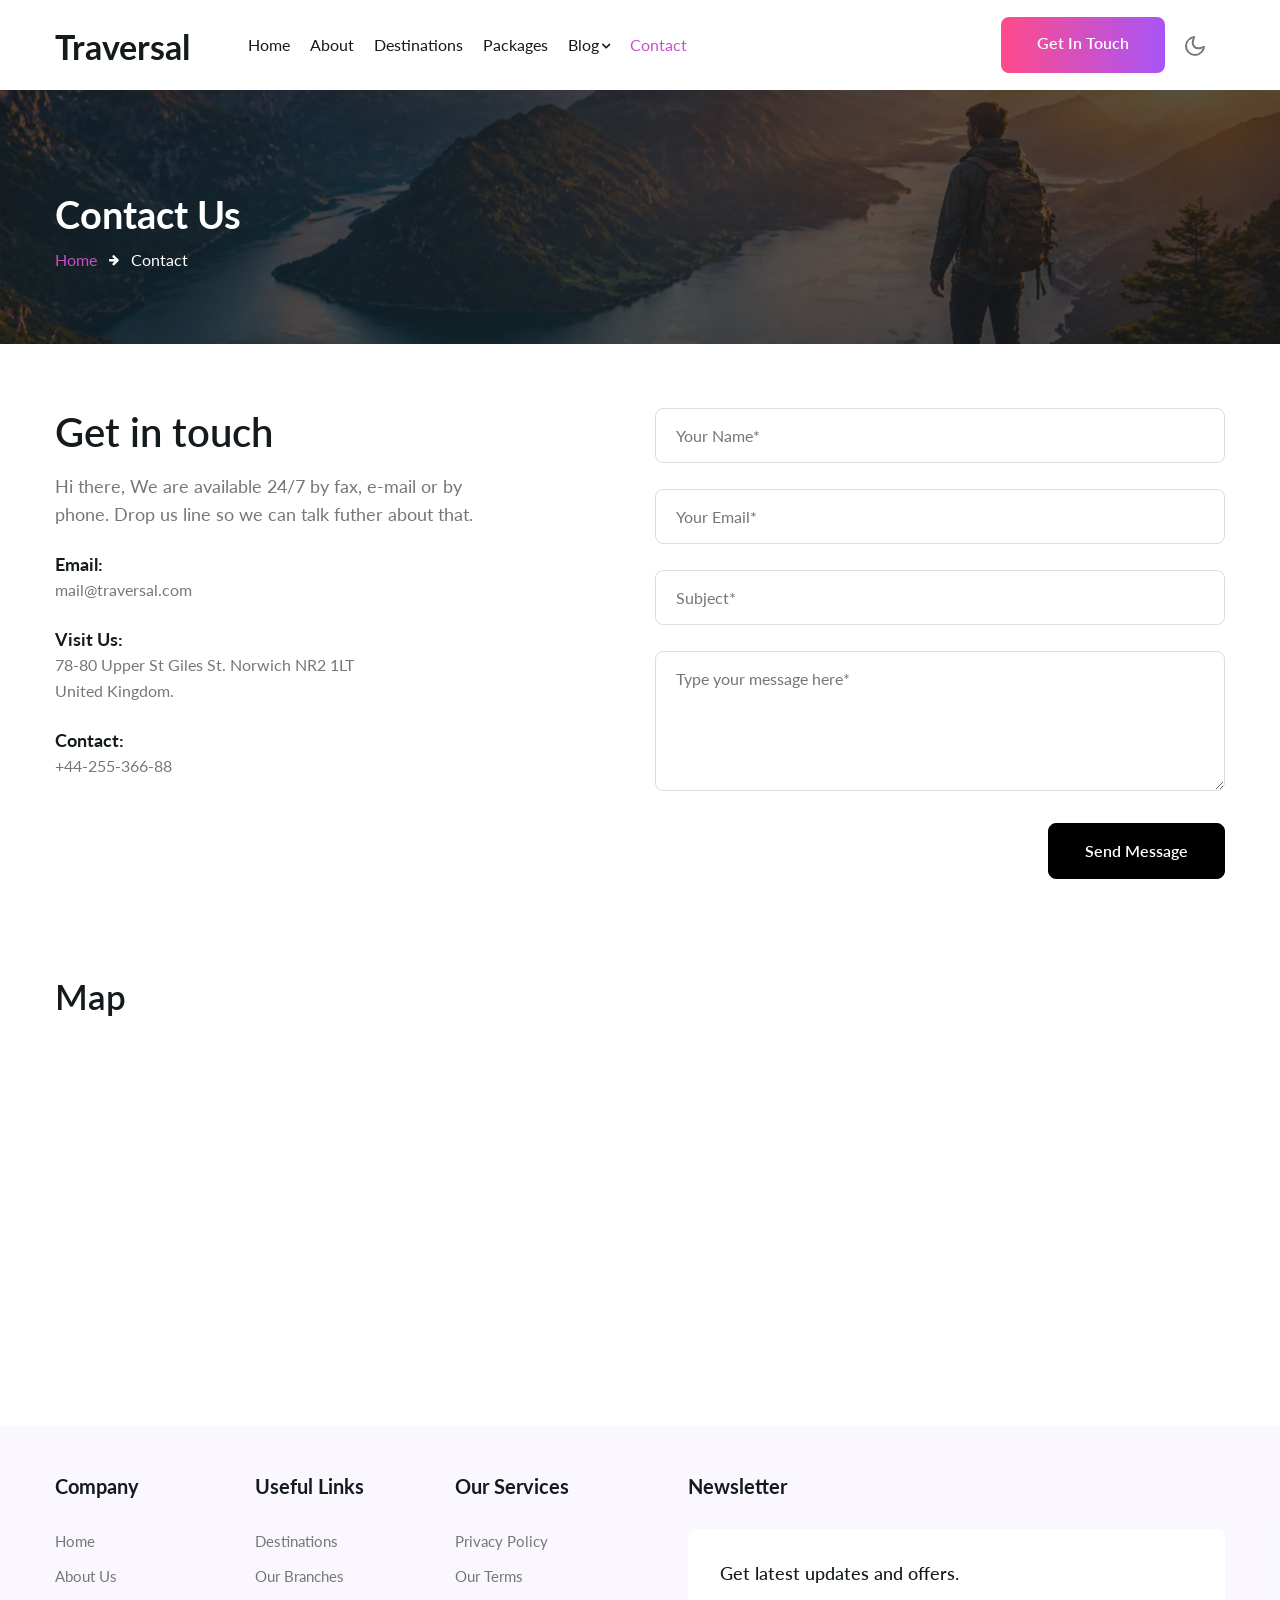
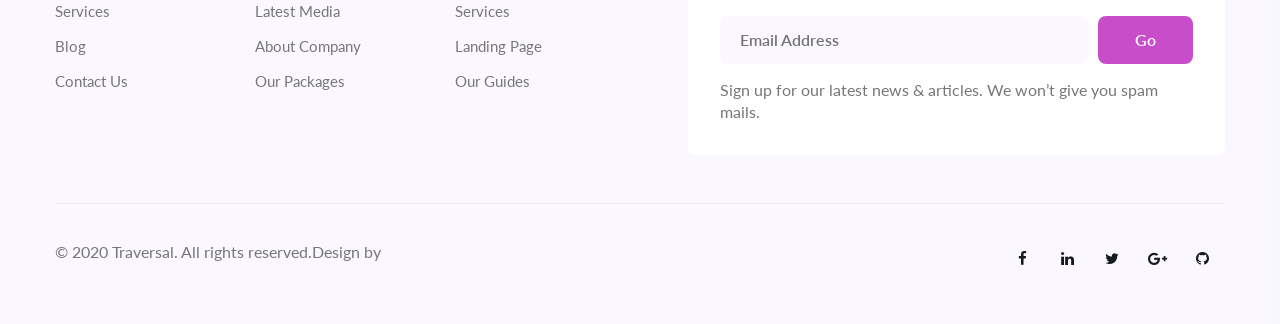
<file: Presentation/AeroTripProject.Core/wwwroot/AeroTrip12-Starteryeni/contact.html>
<!doctype html>
<html lang="zxx">

<head>
  <!-- Required meta tags -->
  <meta charset="utf-8">
  <meta name="viewport" content="width=device-width, initial-scale=1, shrink-to-fit=no">
  <title>Traversal Travel Category Bootstrap Responsive Template | Contact </title>
  <!-- google fonts -->
  <link href="//fonts.googleapis.com/css2?family=Montserrat:wght@300;400;600;700&display=swap" rel="stylesheet">
  <link href="//fonts.googleapis.com/css2?family=Lato:ital,wght@0,300;0,400;0,700;1,400&display=swap"
    rel="stylesheet">
  <!-- google fonts -->
  <!-- Template CSS -->
  <link rel="stylesheet" href="assets/css/style-liberty.css">
  <!-- Template CSS -->
</head>

<body>
  <!--header-->
  <header id="site-header" class="fixed-top">
    <div class="container">
      <nav class="navbar navbar-expand-lg stroke">
        <h1><a class="navbar-brand mr-lg-5" href="index.html">
            Traversal
          </a></h1>
        <!-- if logo is image enable this   
      <a class="navbar-brand" href="#index.html">
          <img src="image-path" alt="Your logo" title="Your logo" style="height:35px;" />
      </a> -->
        <button class="navbar-toggler  collapsed bg-gradient" type="button" data-toggle="collapse"
          data-target="#navbarTogglerDemo02" aria-controls="navbarTogglerDemo02" aria-expanded="false"
          aria-label="Toggle navigation">
          <span class="navbar-toggler-icon fa icon-expand fa-bars"></span>
          <span class="navbar-toggler-icon fa icon-close fa-times"></span>
          </span>
        </button>

        <div class="collapse navbar-collapse" id="navbarTogglerDemo02">
          <ul class="navbar-nav mr-auto">
            <li class="nav-item">
              <a class="nav-link" href="index.html">Home <span class="sr-only">(current)</span></a>
            </li>
            <li class="nav-item">
              <a class="nav-link" href="about.html">About</a>
            </li>
            <li class="nav-item">
              <a class="nav-link" href="services.html">Destinations</a>
            </li>
            <li class="nav-item">
              <a class="nav-link" href="pricing.html">Packages</a>
            </li>
            <li class="nav-item dropdown">
              <a class="nav-link dropdown-toggle" href="#" id="navbarDropdown1" role="button" data-toggle="dropdown"
                aria-haspopup="true" aria-expanded="false">
                Blog<span class="fa fa-angle-down"></span>
              </a>
              <div class="dropdown-menu" aria-labelledby="navbarDropdown1">
                <a class="dropdown-item" href="blog.html">Blog Posts</a>
                <a class="dropdown-item" href="blog-single.html">Blog single</a>
                <a class="dropdown-item" href="landing-single.html">Landing Page</a>
              </div>
            </li>
            <li class="nav-item active">
              <a class="nav-link" href="contact.html">Contact</a>
            </li>

          </ul>
        </div>
        <div class="d-lg-block d-none">
          <a href="contact.html" class="btn btn-style btn-secondary">Get In Touch</a>
        </div>
        <!-- toggle switch for light and dark theme -->
        <div class="mobile-position">
          <nav class="navigation">
            <div class="theme-switch-wrapper">
              <label class="theme-switch" for="checkbox">
                <input type="checkbox" id="checkbox">
                <div class="mode-container">
                  <i class="gg-sun"></i>
                  <i class="gg-moon"></i>
                </div>
              </label>
            </div>
          </nav>
        </div>
        <!-- //toggle switch for light and dark theme -->
      </nav>
    </div>
  </header>
  <!-- //header -->
  <!-- about breadcrumb -->
  <section class="w3l-about-breadcrumb text-left">
    <div class="breadcrumb-bg breadcrumb-bg-about py-sm-5 py-4">
      <div class="container py-2">
        <h2 class="title">Contact Us</h2>
        <ul class="breadcrumbs-custom-path mt-2">
          <li><a href="#url">Home</a></li>
          <li class="active"><span class="fa fa-arrow-right mx-2" aria-hidden="true"></span> Contact </li>
        </ul>
      </div>
    </div>
  </section>
  <!-- //about breadcrumb -->
<!-- contact-form -->
<section class="w3l-contact" id="contact">
  <div class="contact-infubd py-5">
    <div class="container py-lg-3">
      <div class="contact-grids row">
        <div class="col-lg-6 contact-left">
          <div class="partners">
            <div class="cont-details">
              <h5>Get in touch</h5>
              <p class="mt-3 mb-4">Hi there, We are available 24/7 by fax, e-mail or by phone. Drop us line so we can talk
                futher about that.</p>
            </div>
            <div class="hours">
              <h6 class="mt-4">Email:</h6>
              <p> <a href="mailto:mail@traversal.com">
                mail@traversal.com</a></p>
              <h6 class="mt-4">Visit Us:</h6>
              <p> 78-80 Upper St Giles St. Norwich NR2 1LT United Kingdom.</p>
              <h6 class="mt-4">Contact:</h6>
              <p class="margin-top"><a href="tel:+44-255-366-88">+44-255-366-88</a></p>
            </div>
          </div>
        </div>
        <div class="col-lg-6 mt-lg-0 mt-5 contact-right">
          <form action="https://sendmail.w3layouts.com/submitForm" method="post" class="signin-form">
            <div class="input-grids">
              <div class="form-group">
                <input type="text" name="w3lName" id="w3lName" placeholder="Your Name*" class="contact-input" />
              </div>
              <div class="form-group">
                <input type="email" name="w3lSender" id="w3lSender" placeholder="Your Email*" class="contact-input" required="" />
              </div>
              <div class="form-group">
                <input type="text" name="w3lSubect" id="w3lSubect" placeholder="Subject*" class="contact-input" />
              </div>
            </div>
            <div class="form-group">
              <textarea name="w3lMessage" id="w3lMessage" placeholder="Type your message here*" required=""></textarea>
            </div>
            <div class="text-right">
              <button class="btn btn-style btn-primary">Send Message</button>
            </div>
          </form>
        </div>

      </div>
      <div class="map mt-5 pt-md-5">
        <h5>Map</h5>
        <iframe
          src="https://www.google.com/maps/embed?pb=!1m18!1m12!1m3!1d387145.86654334463!2d-74.25818682528057!3d40.70531100753592!2m3!1f0!2f0!3f0!3m2!1i1024!2i768!4f13.1!3m3!1m2!1s0x89c24fa5d33f083b%3A0xc80b8f06e177fe62!2sNew+York%2C+NY%2C+USA!5e0!3m2!1sen!2sin!4v1493028309728"
          style="border:0" allowfullscreen=""></iframe>
      </div>
    </div>
</section>
<!-- /contact-form -->

  <!--/w3l-footer-29-main-->
  <footer>
    <!-- footer -->
    <section class="w3l-footer">
      <div class="w3l-footer-16-main py-5">
        <div class="container">
          <div class="row">
            <div class="col-lg-6 column">
              <div class="row">
                <div class="col-md-4 column">
                  <h3>Company</h3>
                  <ul class="footer-gd-16">
                    <li><a href="index.html">Home</a></li>
                    <li><a href="about.html">About Us</a></li>
                    <li><a href="services.html">Services</a></li>
                    <li><a href="blog.html">Blog</a></li>
                    <li><a href="contact.html">Contact Us</a></li>
                  </ul>
                </div>
                <div class="col-md-4 column mt-md-0 mt-4">
                  <h3>Useful Links</h3>
                  <ul class="footer-gd-16">
                    <li><a href="#url">Destinations</a></li>
                    <li><a href="#url">Our Branches</a></li>
                    <li><a href="#url">Latest Media</a></li>
                    <li><a href="about.html">About Company</a></li>
                    <li><a href="#url">Our Packages</a></li>
                  </ul>
                </div>
                <div class="col-md-4 column mt-md-0 mt-4">
                  <h3>Our Services</h3>
                  <ul class="footer-gd-16">
                    <li><a href="#url">Privacy Policy</a></li>
                    <li><a href="#url">Our Terms</a></li>
                    <li><a href="services.html">Services</a></li>
                    <li><a href="landing-single.html">Landing Page</a></li>
                    <li><a href="#url">Our Guides</a></li>
                  </ul>
                </div>
              </div>
            </div>
            <div class="col-lg-6 col-md-12 column pl-lg-5 column4 mt-lg-0 mt-5">
              <h3>Newsletter </h3>
              <div class="end-column">
                <h4>Get latest updates and offers.</h4>
                <form action="#" class="subscribe" method="post">
                  <input type="email" name="email" placeholder="Email Address" required="">
                  <button type="submit">Go</button>
                </form>
                <p>Sign up for our latest news & articles. We won’t give you spam mails.</p>
              </div>
            </div>
          </div>
          <div class="d-flex below-section justify-content-between align-items-center pt-4 mt-5">
            <div class="columns text-lg-left text-center">
              <p>&copy; 2020 Traversal. All rights reserved.Design by <a href="https://w3layouts.com/" target="_blank">
               
              </p>
            </div>
            <div class="columns-2 mt-lg-0 mt-3">
              <ul class="social">
                <li><a href="#facebook"><span class="fa fa-facebook" aria-hidden="true"></span></a>
                </li>
                <li><a href="#linkedin"><span class="fa fa-linkedin" aria-hidden="true"></span></a>
                </li>
                <li><a href="#twitter"><span class="fa fa-twitter" aria-hidden="true"></span></a>
                </li>
                <li><a href="#google"><span class="fa fa-google-plus" aria-hidden="true"></span></a>
                </li>
                <li><a href="#github"><span class="fa fa-github" aria-hidden="true"></span></a>
                </li>
              </ul>
            </div>
          </div>
        </div>
      </div>
  
      <!-- move top -->
      <button onclick="topFunction()" id="movetop" title="Go to top">
        <span class="fa fa-angle-up"></span>
      </button>
      <script>
        // When the user scrolls down 20px from the top of the document, show the button
        window.onscroll = function () {
          scrollFunction()
        };
  
        function scrollFunction() {
          if (document.body.scrollTop > 20 || document.documentElement.scrollTop > 20) {
            document.getElementById("movetop").style.display = "block";
          } else {
            document.getElementById("movetop").style.display = "none";
          }
        }
  
        // When the user clicks on the button, scroll to the top of the document
        function topFunction() {
          document.body.scrollTop = 0;
          document.documentElement.scrollTop = 0;
        }
      </script>
      <!-- //move top -->
      <script>
        $(function () {
          $('.navbar-toggler').click(function () {
            $('body').toggleClass('noscroll');
          })
        });
      </script>
    </section>
    <!-- //footer -->
  </footer>
  <!-- Template JavaScript -->
  <script src="assets/js/jquery-3.3.1.min.js"></script>
  <script src="assets/js/theme-change.js"></script>
  <!--/MENU-JS-->
  <script>
    $(window).on("scroll", function () {
      var scroll = $(window).scrollTop();

      if (scroll >= 80) {
        $("#site-header").addClass("nav-fixed");
      } else {
        $("#site-header").removeClass("nav-fixed");
      }
    });

    //Main navigation Active Class Add Remove
    $(".navbar-toggler").on("click", function () {
      $("header").toggleClass("active");
    });
    $(document).on("ready", function () {
      if ($(window).width() > 991) {
        $("header").removeClass("active");
      }
      $(window).on("resize", function () {
        if ($(window).width() > 991) {
          $("header").removeClass("active");
        }
      });
    });
  </script>
  <!--//MENU-JS-->

  <script src="assets/js/bootstrap.min.js"></script>

</body>

</html>
</file>
<file: Presentation/AeroTripProject.Core/wwwroot/AeroTrip-Starter/assets/css/style-starter.css>
@charset "UTF-8";

/*--
Author: W3layouts
Author URL: http://w3layouts.com
--*/
/*!
 * Bootstrap v4.4.1 (https://getbootstrap.com/)
 * Copyright 2011-2019 The Bootstrap Authors
 * Copyright 2011-2019 Twitter, Inc.
 * Licensed under MIT (https://github.com/twbs/bootstrap/blob/master/LICENSE)
 */
:root {
  --blue: #007bff;
  --indigo: #6610f2;
  --purple: #6f42c1;
  --pink: #e83e8c;
  --red: #dc3545;
  --orange: #fd7e14;
  --yellow: #ffc107;
  --green: #28a745;
  --teal: #20c997;
  --cyan: #17a2b8;
  --white: #fff;
  --gray: #6c757d;
  --gray-dark: #343a40;
  --primary: #000000;
  --secondary: #FF1654;
  --success: #28a745;
  --info: #17a2b8;
  --warning: #ffc107;
  --danger: #dc3545;
  --light: #f8f9fa;
  --dark: #343a40;
  --breakpoint-xs: 0;
  --breakpoint-sm: 576px;
  --breakpoint-md: 768px;
  --breakpoint-lg: 992px;
  --breakpoint-xl: 1200px;
  --font-family-sans-serif: -apple-system, BlinkMacSystemFont, "Segoe UI", Roboto, "Helvetica Neue", Arial, "Noto Sans", sans-serif, "Apple Color Emoji", "Segoe UI Emoji", "Segoe UI Symbol", "Noto Color Emoji";
  --font-family-monospace: SFMono-Regular, Menlo, Monaco, Consolas, "Liberation Mono", "Courier New", monospace;
}

*,
*::before,
*::after {
  box-sizing: border-box;
}

html {
  font-family: 'Lato', sans-serif;
  line-height: 1.15;
  -webkit-text-size-adjust: 100%;
  -webkit-tap-highlight-color: rgba(0, 0, 0, 0);
}

article,
aside,
figcaption,
figure,
footer,
header,
hgroup,
main,
nav,
section {
  display: block;
}

body {
  margin: 0;
  font-family: -apple-system, BlinkMacSystemFont, "Segoe UI", Roboto, "Helvetica Neue", Arial, "Noto Sans", sans-serif, "Apple Color Emoji", "Segoe UI Emoji", "Segoe UI Symbol", "Noto Color Emoji";
  font-size: 1rem;
  font-weight: 400;
  line-height: 1.5;
  color: #212529;
  text-align: left;
  background-color: #fff;
}

[tabindex="-1"]:focus:not(:focus-visible) {
  outline: 0 !important;
}

hr {
  box-sizing: content-box;
  height: 0;
  overflow: visible;
}

h1,
h2,
h3,
h4,
h5,
h6 {
  margin-top: 0;
  margin-bottom: 0.5rem;
}

p {
  margin-top: 0;
  margin-bottom: 1rem;
}

abbr[title],
abbr[data-original-title] {
  text-decoration: underline;
  -webkit-text-decoration: underline dotted;
  text-decoration: underline dotted;
  cursor: help;
  border-bottom: 0;
  -webkit-text-decoration-skip-ink: none;
  text-decoration-skip-ink: none;
}

address {
  margin-bottom: 1rem;
  font-style: normal;
  line-height: inherit;
}

ol,
ul,
dl {
  margin-top: 0;
  margin-bottom: 1rem;
}

ol ol,
ul ul,
ol ul,
ul ol {
  margin-bottom: 0;
}

dt {
  font-weight: 700;
}

dd {
  margin-bottom: .5rem;
  margin-left: 0;
}

blockquote {
  margin: 0 0 1rem;
}

b,
strong {
  font-weight: bolder;
}

small {
  font-size: 80%;
}

sub,
sup {
  position: relative;
  font-size: 75%;
  line-height: 0;
  vertical-align: baseline;
}

sub {
  bottom: -.25em;
}

sup {
  top: -.5em;
}

a {
  color: #000000;
  text-decoration: none;
  background-color: transparent;
}

a:hover {
  color: #000000;
  text-decoration: underline;
}

a:not([href]) {
  color: inherit;
  text-decoration: none;
}

a:not([href]):hover {
  color: inherit;
  text-decoration: none;
}

pre,
code,
kbd,
samp {
  font-family: SFMono-Regular, Menlo, Monaco, Consolas, "Liberation Mono", "Courier New", monospace;
  font-size: 1em;
}

pre {
  margin-top: 0;
  margin-bottom: 1rem;
  overflow: auto;
}

figure {
  margin: 0 0 1rem;
}

img {
  vertical-align: middle;
  border-style: none;
}

svg {
  overflow: hidden;
  vertical-align: middle;
}

table {
  border-collapse: collapse;
}

caption {
  padding-top: 0.75rem;
  padding-bottom: 0.75rem;
  color: #6c757d;
  text-align: left;
  caption-side: bottom;
}

th {
  text-align: inherit;
}

label {
  display: inline-block;
  margin-bottom: 0.5rem;
}

button {
  border-radius: 0;
}

button:focus {
  outline: 1px dotted;
  outline: 5px auto -webkit-focus-ring-color;
}

input,
button,
select,
optgroup,
textarea {
  margin: 0;
  font-family: 'Lato', sans-serif;
  font-size: inherit;
  line-height: inherit;
}

button,
input {
  overflow: visible;
}

button,
select {
  text-transform: none;
}

select {
  word-wrap: normal;
}

button,
[type="button"],
[type="reset"],
[type="submit"] {
  -webkit-appearance: button;
}

button:not(:disabled),
[type="button"]:not(:disabled),
[type="reset"]:not(:disabled),
[type="submit"]:not(:disabled) {
  cursor: pointer;
}

button::-moz-focus-inner,
[type="button"]::-moz-focus-inner,
[type="reset"]::-moz-focus-inner,
[type="submit"]::-moz-focus-inner {
  padding: 0;
  border-style: none;
}

input[type="radio"],
input[type="checkbox"] {
  box-sizing: border-box;
  padding: 0;
}

input[type="date"],
input[type="time"],
input[type="datetime-local"],
input[type="month"] {
  -webkit-appearance: listbox;
}

textarea {
  overflow: auto;
  resize: vertical;
}

fieldset {
  min-width: 0;
  padding: 0;
  margin: 0;
  border: 0;
}

legend {
  display: block;
  width: 100%;
  max-width: 100%;
  padding: 0;
  margin-bottom: .5rem;
  font-size: 1.5rem;
  line-height: inherit;
  color: inherit;
  white-space: normal;
}

@media (max-width: 1200px) {
  legend {
    font-size: calc(1.275rem + 0.3vw);
  }
}

progress {
  vertical-align: baseline;
}

[type="number"]::-webkit-inner-spin-button,
[type="number"]::-webkit-outer-spin-button {
  height: auto;
}

[type="search"] {
  outline-offset: -2px;
  -webkit-appearance: none;
}

[type="search"]::-webkit-search-decoration {
  -webkit-appearance: none;
}

::-webkit-file-upload-button {
  font: inherit;
  -webkit-appearance: button;
}

output {
  display: inline-block;
}

summary {
  display: list-item;
  cursor: pointer;
}

template {
  display: none;
}

[hidden] {
  display: none !important;
}

h1,
h2,
h3,
h4,
h5,
h6,
.h1,
.h2,
.h3,
.h4,
.h5,
.h6 {
  margin-bottom: 0.5rem;
  font-weight: 500;
  line-height: 1.2;
}

h1,
.h1 {
  font-size: 2.5rem;
}

@media (max-width: 1200px) {

  h1,
  .h1 {
    font-size: calc(1.375rem + 1.5vw);
  }
}

h2,
.h2 {
  font-size: 2rem;
}

@media (max-width: 1200px) {

  h2,
  .h2 {
    font-size: calc(1.325rem + 0.9vw);
  }
}

h3,
.h3 {
  font-size: 1.75rem;
}

@media (max-width: 1200px) {

  h3,
  .h3 {
    font-size: calc(1.3rem + 0.6vw);
  }
}

h4,
.h4 {
  font-size: 1.5rem;
}

@media (max-width: 1200px) {

  h4,
  .h4 {
    font-size: calc(1.275rem + 0.3vw);
  }
}

h5,
.h5 {
  font-size: 1.25rem;
}

h6,
.h6 {
  font-size: 1rem;
}

.lead {
  font-size: 1.25rem;
  font-weight: 300;
}

.display-1 {
  font-size: 6rem;
  font-weight: 300;
  line-height: 1.2;
}

@media (max-width: 1200px) {
  .display-1 {
    font-size: calc(1.725rem + 5.7vw);
  }
}

.display-2 {
  font-size: 5.5rem;
  font-weight: 300;
  line-height: 1.2;
}

@media (max-width: 1200px) {
  .display-2 {
    font-size: calc(1.675rem + 5.1vw);
  }
}

.display-3 {
  font-size: 4.5rem;
  font-weight: 300;
  line-height: 1.2;
}

@media (max-width: 1200px) {
  .display-3 {
    font-size: calc(1.575rem + 3.9vw);
  }
}

.display-4 {
  font-size: 3.5rem;
  font-weight: 300;
  line-height: 1.2;
}

@media (max-width: 1200px) {
  .display-4 {
    font-size: calc(1.475rem + 2.7vw);
  }
}

hr {
  margin-top: 1rem;
  margin-bottom: 1rem;
  border: 0;
  border-top: 1px solid rgba(0, 0, 0, 0.1);
}

small,
.small {
  font-size: 80%;
  font-weight: 400;
}

mark,
.mark {
  padding: 0.2em;
  background-color: #fcf8e3;
}

.list-unstyled {
  padding-left: 0;
  list-style: none;
}

.list-inline {
  padding-left: 0;
  list-style: none;
}

.list-inline-item {
  display: inline-block;
}

.list-inline-item:not(:last-child) {
  margin-right: 0.5rem;
}

.initialism {
  font-size: 90%;
  text-transform: uppercase;
}

.blockquote {
  margin-bottom: 1rem;
  font-size: 1.25rem;
}

.blockquote-footer {
  display: block;
  font-size: 80%;
  color: var(--font-color);
  font-weight: 500;
}

.blockquote-footer::before {
  content: "\2014\00A0";
}

.img-fluid {
  max-width: 100%;
  height: auto;
}

.img-thumbnail {
  padding: 0.25rem;
  background-color: #fff;
  border: 1px solid #dee2e6;
  border-radius: 0.25rem;
  max-width: 100%;
  height: auto;
}

.figure {
  display: inline-block;
}

.figure-img {
  margin-bottom: 0.5rem;
  line-height: 1;
}

.figure-caption {
  font-size: 90%;
  color: #6c757d;
}

code {
  font-size: 87.5%;
  color: #e83e8c;
  word-wrap: break-word;
}

a>code {
  color: inherit;
}

kbd {
  padding: 0.2rem 0.4rem;
  font-size: 87.5%;
  color: #fff;
  background-color: #212529;
  border-radius: 0.2rem;
}

kbd kbd {
  padding: 0;
  font-size: 100%;
  font-weight: 700;
}

pre {
  display: block;
  font-size: 87.5%;
  color: #212529;
}

pre code {
  font-size: inherit;
  color: inherit;
  word-break: normal;
}

.pre-scrollable {
  max-height: 340px;
  overflow-y: scroll;
}

.container {
  width: 100%;
  padding-right: 15px;
  padding-left: 15px;
  margin-right: auto;
  margin-left: auto;
}

@media (min-width: 576px) {
  .container {
    max-width: 540px;
  }
}

@media (min-width: 768px) {
  .container {
    max-width: 720px;
  }
}

@media (min-width: 992px) {
  .container {
    max-width: 960px;
  }
}

@media (min-width: 1200px) {
  .container {
    max-width: 1140px;
  }
}

.container-fluid,
.container-sm,
.container-md,
.container-lg,
.container-xl {
  width: 100%;
  padding-right: 15px;
  padding-left: 15px;
  margin-right: auto;
  margin-left: auto;
}

@media (min-width: 576px) {

  .container,
  .container-sm {
    max-width: 540px;
  }
}

@media (min-width: 768px) {

  .container,
  .container-sm,
  .container-md {
    max-width: 720px;
  }
}

@media (min-width: 992px) {

  .container,
  .container-sm,
  .container-md,
  .container-lg {
    max-width: 960px;
  }
}

@media (min-width: 1200px) {

  .container,
  .container-sm,
  .container-md,
  .container-lg,
  .container-xl {
    max-width: 1140px;
  }
}

.row {
  display: flex;
  flex-wrap: wrap;
  margin-right: -15px;
  margin-left: -15px;
}

.no-gutters {
  margin-right: 0;
  margin-left: 0;
}

.no-gutters>.col,
.no-gutters>[class*="col-"] {
  padding-right: 0;
  padding-left: 0;
}

.col-1,
.col-2,
.col-3,
.col-4,
.col-5,
.col-6,
.col-7,
.col-8,
.col-9,
.col-10,
.col-11,
.col-12,
.col,
.col-auto,
.col-sm-1,
.col-sm-2,
.col-sm-3,
.col-sm-4,
.col-sm-5,
.col-sm-6,
.col-sm-7,
.col-sm-8,
.col-sm-9,
.col-sm-10,
.col-sm-11,
.col-sm-12,
.col-sm,
.col-sm-auto,
.col-md-1,
.col-md-2,
.col-md-3,
.col-md-4,
.col-md-5,
.col-md-6,
.col-md-7,
.col-md-8,
.col-md-9,
.col-md-10,
.col-md-11,
.col-md-12,
.col-md,
.col-md-auto,
.col-lg-1,
.col-lg-2,
.col-lg-3,
.col-lg-4,
.col-lg-5,
.col-lg-6,
.col-lg-7,
.col-lg-8,
.col-lg-9,
.col-lg-10,
.col-lg-11,
.col-lg-12,
.col-lg,
.col-lg-auto,
.col-xl-1,
.col-xl-2,
.col-xl-3,
.col-xl-4,
.col-xl-5,
.col-xl-6,
.col-xl-7,
.col-xl-8,
.col-xl-9,
.col-xl-10,
.col-xl-11,
.col-xl-12,
.col-xl,
.col-xl-auto {
  position: relative;
  width: 100%;
  padding-right: 15px;
  padding-left: 15px;
}

.col {
  flex-basis: 0;
  flex-grow: 1;
  max-width: 100%;
}

.row-cols-1>* {
  flex: 0 0 100%;
  max-width: 100%;
}

.row-cols-2>* {
  flex: 0 0 50%;
  max-width: 50%;
}

.row-cols-3>* {
  flex: 0 0 33.33333%;
  max-width: 33.33333%;
}

.row-cols-4>* {
  flex: 0 0 25%;
  max-width: 25%;
}

.row-cols-5>* {
  flex: 0 0 20%;
  max-width: 20%;
}

.row-cols-6>* {
  flex: 0 0 16.66667%;
  max-width: 16.66667%;
}

.col-auto {
  flex: 0 0 auto;
  width: auto;
  max-width: 100%;
}

.col-1 {
  flex: 0 0 8.33333%;
  max-width: 8.33333%;
}

.col-2 {
  flex: 0 0 16.66667%;
  max-width: 16.66667%;
}

.col-3 {
  flex: 0 0 25%;
  max-width: 25%;
}

.col-4 {
  flex: 0 0 33.33333%;
  max-width: 33.33333%;
}

.col-5 {
  flex: 0 0 41.66667%;
  max-width: 41.66667%;
}

.col-6 {
  flex: 0 0 50%;
  max-width: 50%;
}

.col-7 {
  flex: 0 0 58.33333%;
  max-width: 58.33333%;
}

.col-8 {
  flex: 0 0 66.66667%;
  max-width: 66.66667%;
}

.col-9 {
  flex: 0 0 75%;
  max-width: 75%;
}

.col-10 {
  flex: 0 0 83.33333%;
  max-width: 83.33333%;
}

.col-11 {
  flex: 0 0 91.66667%;
  max-width: 91.66667%;
}

.col-12 {
  flex: 0 0 100%;
  max-width: 100%;
}

.order-first {
  order: -1;
}

.order-last {
  order: 13;
}

.order-0 {
  order: 0;
}

.order-1 {
  order: 1;
}

.order-2 {
  order: 2;
}

.order-3 {
  order: 3;
}

.order-4 {
  order: 4;
}

.order-5 {
  order: 5;
}

.order-6 {
  order: 6;
}

.order-7 {
  order: 7;
}

.order-8 {
  order: 8;
}

.order-9 {
  order: 9;
}

.order-10 {
  order: 10;
}

.order-11 {
  order: 11;
}

.order-12 {
  order: 12;
}

.offset-1 {
  margin-left: 8.33333%;
}

.offset-2 {
  margin-left: 16.66667%;
}

.offset-3 {
  margin-left: 25%;
}

.offset-4 {
  margin-left: 33.33333%;
}

.offset-5 {
  margin-left: 41.66667%;
}

.offset-6 {
  margin-left: 50%;
}

.offset-7 {
  margin-left: 58.33333%;
}

.offset-8 {
  margin-left: 66.66667%;
}

.offset-9 {
  margin-left: 75%;
}

.offset-10 {
  margin-left: 83.33333%;
}

.offset-11 {
  margin-left: 91.66667%;
}

@media (min-width: 576px) {
  .col-sm {
    flex-basis: 0;
    flex-grow: 1;
    max-width: 100%;
  }

  .row-cols-sm-1>* {
    flex: 0 0 100%;
    max-width: 100%;
  }

  .row-cols-sm-2>* {
    flex: 0 0 50%;
    max-width: 50%;
  }

  .row-cols-sm-3>* {
    flex: 0 0 33.33333%;
    max-width: 33.33333%;
  }

  .row-cols-sm-4>* {
    flex: 0 0 25%;
    max-width: 25%;
  }

  .row-cols-sm-5>* {
    flex: 0 0 20%;
    max-width: 20%;
  }

  .row-cols-sm-6>* {
    flex: 0 0 16.66667%;
    max-width: 16.66667%;
  }

  .col-sm-auto {
    flex: 0 0 auto;
    width: auto;
    max-width: 100%;
  }

  .col-sm-1 {
    flex: 0 0 8.33333%;
    max-width: 8.33333%;
  }

  .col-sm-2 {
    flex: 0 0 16.66667%;
    max-width: 16.66667%;
  }

  .col-sm-3 {
    flex: 0 0 25%;
    max-width: 25%;
  }

  .col-sm-4 {
    flex: 0 0 33.33333%;
    max-width: 33.33333%;
  }

  .col-sm-5 {
    flex: 0 0 41.66667%;
    max-width: 41.66667%;
  }

  .col-sm-6 {
    flex: 0 0 50%;
    max-width: 50%;
  }

  .col-sm-7 {
    flex: 0 0 58.33333%;
    max-width: 58.33333%;
  }

  .col-sm-8 {
    flex: 0 0 66.66667%;
    max-width: 66.66667%;
  }

  .col-sm-9 {
    flex: 0 0 75%;
    max-width: 75%;
  }

  .col-sm-10 {
    flex: 0 0 83.33333%;
    max-width: 83.33333%;
  }

  .col-sm-11 {
    flex: 0 0 91.66667%;
    max-width: 91.66667%;
  }

  .col-sm-12 {
    flex: 0 0 100%;
    max-width: 100%;
  }

  .order-sm-first {
    order: -1;
  }

  .order-sm-last {
    order: 13;
  }

  .order-sm-0 {
    order: 0;
  }

  .order-sm-1 {
    order: 1;
  }

  .order-sm-2 {
    order: 2;
  }

  .order-sm-3 {
    order: 3;
  }

  .order-sm-4 {
    order: 4;
  }

  .order-sm-5 {
    order: 5;
  }

  .order-sm-6 {
    order: 6;
  }

  .order-sm-7 {
    order: 7;
  }

  .order-sm-8 {
    order: 8;
  }

  .order-sm-9 {
    order: 9;
  }

  .order-sm-10 {
    order: 10;
  }

  .order-sm-11 {
    order: 11;
  }

  .order-sm-12 {
    order: 12;
  }

  .offset-sm-0 {
    margin-left: 0;
  }

  .offset-sm-1 {
    margin-left: 8.33333%;
  }

  .offset-sm-2 {
    margin-left: 16.66667%;
  }

  .offset-sm-3 {
    margin-left: 25%;
  }

  .offset-sm-4 {
    margin-left: 33.33333%;
  }

  .offset-sm-5 {
    margin-left: 41.66667%;
  }

  .offset-sm-6 {
    margin-left: 50%;
  }

  .offset-sm-7 {
    margin-left: 58.33333%;
  }

  .offset-sm-8 {
    margin-left: 66.66667%;
  }

  .offset-sm-9 {
    margin-left: 75%;
  }

  .offset-sm-10 {
    margin-left: 83.33333%;
  }

  .offset-sm-11 {
    margin-left: 91.66667%;
  }
}

@media (min-width: 768px) {
  .col-md {
    flex-basis: 0;
    flex-grow: 1;
    max-width: 100%;
  }

  .row-cols-md-1>* {
    flex: 0 0 100%;
    max-width: 100%;
  }

  .row-cols-md-2>* {
    flex: 0 0 50%;
    max-width: 50%;
  }

  .row-cols-md-3>* {
    flex: 0 0 33.33333%;
    max-width: 33.33333%;
  }

  .row-cols-md-4>* {
    flex: 0 0 25%;
    max-width: 25%;
  }

  .row-cols-md-5>* {
    flex: 0 0 20%;
    max-width: 20%;
  }

  .row-cols-md-6>* {
    flex: 0 0 16.66667%;
    max-width: 16.66667%;
  }

  .col-md-auto {
    flex: 0 0 auto;
    width: auto;
    max-width: 100%;
  }

  .col-md-1 {
    flex: 0 0 8.33333%;
    max-width: 8.33333%;
  }

  .col-md-2 {
    flex: 0 0 16.66667%;
    max-width: 16.66667%;
  }

  .col-md-3 {
    flex: 0 0 25%;
    max-width: 25%;
  }

  .col-md-4 {
    flex: 0 0 33.33333%;
    max-width: 33.33333%;
  }

  .col-md-5 {
    flex: 0 0 41.66667%;
    max-width: 41.66667%;
  }

  .col-md-6 {
    flex: 0 0 50%;
    max-width: 50%;
  }

  .col-md-7 {
    flex: 0 0 58.33333%;
    max-width: 58.33333%;
  }

  .col-md-8 {
    flex: 0 0 66.66667%;
    max-width: 66.66667%;
  }

  .col-md-9 {
    flex: 0 0 75%;
    max-width: 75%;
  }

  .col-md-10 {
    flex: 0 0 83.33333%;
    max-width: 83.33333%;
  }

  .col-md-11 {
    flex: 0 0 91.66667%;
    max-width: 91.66667%;
  }

  .col-md-12 {
    flex: 0 0 100%;
    max-width: 100%;
  }

  .order-md-first {
    order: -1;
  }

  .order-md-last {
    order: 13;
  }

  .order-md-0 {
    order: 0;
  }

  .order-md-1 {
    order: 1;
  }

  .order-md-2 {
    order: 2;
  }

  .order-md-3 {
    order: 3;
  }

  .order-md-4 {
    order: 4;
  }

  .order-md-5 {
    order: 5;
  }

  .order-md-6 {
    order: 6;
  }

  .order-md-7 {
    order: 7;
  }

  .order-md-8 {
    order: 8;
  }

  .order-md-9 {
    order: 9;
  }

  .order-md-10 {
    order: 10;
  }

  .order-md-11 {
    order: 11;
  }

  .order-md-12 {
    order: 12;
  }

  .offset-md-0 {
    margin-left: 0;
  }

  .offset-md-1 {
    margin-left: 8.33333%;
  }

  .offset-md-2 {
    margin-left: 16.66667%;
  }

  .offset-md-3 {
    margin-left: 25%;
  }

  .offset-md-4 {
    margin-left: 33.33333%;
  }

  .offset-md-5 {
    margin-left: 41.66667%;
  }

  .offset-md-6 {
    margin-left: 50%;
  }

  .offset-md-7 {
    margin-left: 58.33333%;
  }

  .offset-md-8 {
    margin-left: 66.66667%;
  }

  .offset-md-9 {
    margin-left: 75%;
  }

  .offset-md-10 {
    margin-left: 83.33333%;
  }

  .offset-md-11 {
    margin-left: 91.66667%;
  }
}

@media (min-width: 992px) {
  .col-lg {
    flex-basis: 0;
    flex-grow: 1;
    max-width: 100%;
  }

  .row-cols-lg-1>* {
    flex: 0 0 100%;
    max-width: 100%;
  }

  .row-cols-lg-2>* {
    flex: 0 0 50%;
    max-width: 50%;
  }

  .row-cols-lg-3>* {
    flex: 0 0 33.33333%;
    max-width: 33.33333%;
  }

  .row-cols-lg-4>* {
    flex: 0 0 25%;
    max-width: 25%;
  }

  .row-cols-lg-5>* {
    flex: 0 0 20%;
    max-width: 20%;
  }

  .row-cols-lg-6>* {
    flex: 0 0 16.66667%;
    max-width: 16.66667%;
  }

  .col-lg-auto {
    flex: 0 0 auto;
    width: auto;
    max-width: 100%;
  }

  .col-lg-1 {
    flex: 0 0 8.33333%;
    max-width: 8.33333%;
  }

  .col-lg-2 {
    flex: 0 0 16.66667%;
    max-width: 16.66667%;
  }

  .col-lg-3 {
    flex: 0 0 25%;
    max-width: 25%;
  }

  .col-lg-4 {
    flex: 0 0 33.33333%;
    max-width: 33.33333%;
  }

  .col-lg-5 {
    flex: 0 0 41.66667%;
    max-width: 41.66667%;
  }

  .col-lg-6 {
    flex: 0 0 50%;
    max-width: 50%;
  }

  .col-lg-7 {
    flex: 0 0 58.33333%;
    max-width: 58.33333%;
  }

  .col-lg-8 {
    flex: 0 0 66.66667%;
    max-width: 66.66667%;
  }

  .col-lg-9 {
    flex: 0 0 75%;
    max-width: 75%;
  }

  .col-lg-10 {
    flex: 0 0 83.33333%;
    max-width: 83.33333%;
  }

  .col-lg-11 {
    flex: 0 0 91.66667%;
    max-width: 91.66667%;
  }

  .col-lg-12 {
    flex: 0 0 100%;
    max-width: 100%;
  }

  .order-lg-first {
    order: -1;
  }

  .order-lg-last {
    order: 13;
  }

  .order-lg-0 {
    order: 0;
  }

  .order-lg-1 {
    order: 1;
  }

  .order-lg-2 {
    order: 2;
  }

  .order-lg-3 {
    order: 3;
  }

  .order-lg-4 {
    order: 4;
  }

  .order-lg-5 {
    order: 5;
  }

  .order-lg-6 {
    order: 6;
  }

  .order-lg-7 {
    order: 7;
  }

  .order-lg-8 {
    order: 8;
  }

  .order-lg-9 {
    order: 9;
  }

  .order-lg-10 {
    order: 10;
  }

  .order-lg-11 {
    order: 11;
  }

  .order-lg-12 {
    order: 12;
  }

  .offset-lg-0 {
    margin-left: 0;
  }

  .offset-lg-1 {
    margin-left: 8.33333%;
  }

  .offset-lg-2 {
    margin-left: 16.66667%;
  }

  .offset-lg-3 {
    margin-left: 25%;
  }

  .offset-lg-4 {
    margin-left: 33.33333%;
  }

  .offset-lg-5 {
    margin-left: 41.66667%;
  }

  .offset-lg-6 {
    margin-left: 50%;
  }

  .offset-lg-7 {
    margin-left: 58.33333%;
  }

  .offset-lg-8 {
    margin-left: 66.66667%;
  }

  .offset-lg-9 {
    margin-left: 75%;
  }

  .offset-lg-10 {
    margin-left: 83.33333%;
  }

  .offset-lg-11 {
    margin-left: 91.66667%;
  }
}

@media (min-width: 1200px) {
  .col-xl {
    flex-basis: 0;
    flex-grow: 1;
    max-width: 100%;
  }

  .row-cols-xl-1>* {
    flex: 0 0 100%;
    max-width: 100%;
  }

  .row-cols-xl-2>* {
    flex: 0 0 50%;
    max-width: 50%;
  }

  .row-cols-xl-3>* {
    flex: 0 0 33.33333%;
    max-width: 33.33333%;
  }

  .row-cols-xl-4>* {
    flex: 0 0 25%;
    max-width: 25%;
  }

  .row-cols-xl-5>* {
    flex: 0 0 20%;
    max-width: 20%;
  }

  .row-cols-xl-6>* {
    flex: 0 0 16.66667%;
    max-width: 16.66667%;
  }

  .col-xl-auto {
    flex: 0 0 auto;
    width: auto;
    max-width: 100%;
  }

  .col-xl-1 {
    flex: 0 0 8.33333%;
    max-width: 8.33333%;
  }

  .col-xl-2 {
    flex: 0 0 16.66667%;
    max-width: 16.66667%;
  }

  .col-xl-3 {
    flex: 0 0 25%;
    max-width: 25%;
  }

  .col-xl-4 {
    flex: 0 0 33.33333%;
    max-width: 33.33333%;
  }

  .col-xl-5 {
    flex: 0 0 41.66667%;
    max-width: 41.66667%;
  }

  .col-xl-6 {
    flex: 0 0 50%;
    max-width: 50%;
  }

  .col-xl-7 {
    flex: 0 0 58.33333%;
    max-width: 58.33333%;
  }

  .col-xl-8 {
    flex: 0 0 66.66667%;
    max-width: 66.66667%;
  }

  .col-xl-9 {
    flex: 0 0 75%;
    max-width: 75%;
  }

  .col-xl-10 {
    flex: 0 0 83.33333%;
    max-width: 83.33333%;
  }

  .col-xl-11 {
    flex: 0 0 91.66667%;
    max-width: 91.66667%;
  }

  .col-xl-12 {
    flex: 0 0 100%;
    max-width: 100%;
  }

  .order-xl-first {
    order: -1;
  }

  .order-xl-last {
    order: 13;
  }

  .order-xl-0 {
    order: 0;
  }

  .order-xl-1 {
    order: 1;
  }

  .order-xl-2 {
    order: 2;
  }

  .order-xl-3 {
    order: 3;
  }

  .order-xl-4 {
    order: 4;
  }

  .order-xl-5 {
    order: 5;
  }

  .order-xl-6 {
    order: 6;
  }

  .order-xl-7 {
    order: 7;
  }

  .order-xl-8 {
    order: 8;
  }

  .order-xl-9 {
    order: 9;
  }

  .order-xl-10 {
    order: 10;
  }

  .order-xl-11 {
    order: 11;
  }

  .order-xl-12 {
    order: 12;
  }

  .offset-xl-0 {
    margin-left: 0;
  }

  .offset-xl-1 {
    margin-left: 8.33333%;
  }

  .offset-xl-2 {
    margin-left: 16.66667%;
  }

  .offset-xl-3 {
    margin-left: 25%;
  }

  .offset-xl-4 {
    margin-left: 33.33333%;
  }

  .offset-xl-5 {
    margin-left: 41.66667%;
  }

  .offset-xl-6 {
    margin-left: 50%;
  }

  .offset-xl-7 {
    margin-left: 58.33333%;
  }

  .offset-xl-8 {
    margin-left: 66.66667%;
  }

  .offset-xl-9 {
    margin-left: 75%;
  }

  .offset-xl-10 {
    margin-left: 83.33333%;
  }

  .offset-xl-11 {
    margin-left: 91.66667%;
  }
}

.table {
  width: 100%;
  margin-bottom: 1rem;
  color: #212529;
}

.table th,
.table td {
  padding: 0.75rem;
  vertical-align: top;
  border-top: 1px solid #dee2e6;
}

.table thead th {
  vertical-align: bottom;
  border-bottom: 2px solid #dee2e6;
}

.table tbody+tbody {
  border-top: 2px solid #dee2e6;
}

.table-sm th,
.table-sm td {
  padding: 0.3rem;
}

.table-bordered {
  border: 1px solid #dee2e6;
}

.table-bordered th,
.table-bordered td {
  border: 1px solid #dee2e6;
}

.table-bordered thead th,
.table-bordered thead td {
  border-bottom-width: 2px;
}

.table-borderless th,
.table-borderless td,
.table-borderless thead th,
.table-borderless tbody+tbody {
  border: 0;
}

.table-striped tbody tr:nth-of-type(odd) {
  background-color: rgba(0, 0, 0, 0.05);
}

.table-hover tbody tr:hover {
  color: #212529;
  background-color: rgba(0, 0, 0, 0.075);
}

.table-primary,
.table-primary>th,
.table-primary>td {
  background-color: #dfcaf8;
}

.table-primary th,
.table-primary td,
.table-primary thead th,
.table-primary tbody+tbody {
  border-color: #c49df3;
}

.table-hover .table-primary:hover {
  background-color: #d1b3f5;
}

.table-hover .table-primary:hover>td,
.table-hover .table-primary:hover>th {
  background-color: #d1b3f5;
}

.table-secondary,
.table-secondary>th,
.table-secondary>td {
  background-color: #c3c8d4;
}

.table-secondary th,
.table-secondary td,
.table-secondary thead th,
.table-secondary tbody+tbody {
  border-color: #8f9aaf;
}

.table-hover .table-secondary:hover {
  background-color: #b4bac9;
}

.table-hover .table-secondary:hover>td,
.table-hover .table-secondary:hover>th {
  background-color: #b4bac9;
}

.table-success,
.table-success>th,
.table-success>td {
  background-color: #c3e6cb;
}

.table-success th,
.table-success td,
.table-success thead th,
.table-success tbody+tbody {
  border-color: #8fd19e;
}

.table-hover .table-success:hover {
  background-color: #b1dfbb;
}

.table-hover .table-success:hover>td,
.table-hover .table-success:hover>th {
  background-color: #b1dfbb;
}

.table-info,
.table-info>th,
.table-info>td {
  background-color: #bee5eb;
}

.table-info th,
.table-info td,
.table-info thead th,
.table-info tbody+tbody {
  border-color: #86cfda;
}

.table-hover .table-info:hover {
  background-color: #abdde5;
}

.table-hover .table-info:hover>td,
.table-hover .table-info:hover>th {
  background-color: #abdde5;
}

.table-warning,
.table-warning>th,
.table-warning>td {
  background-color: #ffeeba;
}

.table-warning th,
.table-warning td,
.table-warning thead th,
.table-warning tbody+tbody {
  border-color: #ffdf7e;
}

.table-hover .table-warning:hover {
  background-color: #ffe8a1;
}

.table-hover .table-warning:hover>td,
.table-hover .table-warning:hover>th {
  background-color: #ffe8a1;
}

.table-danger,
.table-danger>th,
.table-danger>td {
  background-color: #f5c6cb;
}

.table-danger th,
.table-danger td,
.table-danger thead th,
.table-danger tbody+tbody {
  border-color: #ed969e;
}

.table-hover .table-danger:hover {
  background-color: #f1b0b7;
}

.table-hover .table-danger:hover>td,
.table-hover .table-danger:hover>th {
  background-color: #f1b0b7;
}

.table-light,
.table-light>th,
.table-light>td {
  background-color: #fdfdfe;
}

.table-light th,
.table-light td,
.table-light thead th,
.table-light tbody+tbody {
  border-color: #fbfcfc;
}

.table-hover .table-light:hover {
  background-color: #ececf6;
}

.table-hover .table-light:hover>td,
.table-hover .table-light:hover>th {
  background-color: #ececf6;
}

.table-dark,
.table-dark>th,
.table-dark>td {
  background-color: #c6c8ca;
}

.table-dark th,
.table-dark td,
.table-dark thead th,
.table-dark tbody+tbody {
  border-color: #95999c;
}

.table-hover .table-dark:hover {
  background-color: #b9bbbe;
}

.table-hover .table-dark:hover>td,
.table-hover .table-dark:hover>th {
  background-color: #b9bbbe;
}

.table-active,
.table-active>th,
.table-active>td {
  background-color: rgba(0, 0, 0, 0.075);
}

.table-hover .table-active:hover {
  background-color: rgba(0, 0, 0, 0.075);
}

.table-hover .table-active:hover>td,
.table-hover .table-active:hover>th {
  background-color: rgba(0, 0, 0, 0.075);
}

.table .thead-dark th {
  color: #fff;
  background-color: #343a40;
  border-color: #454d55;
}

.table .thead-light th {
  color: #495057;
  background-color: #e9ecef;
  border-color: #dee2e6;
}

.table-dark {
  color: #fff;
  background-color: #343a40;
}

.table-dark th,
.table-dark td,
.table-dark thead th {
  border-color: #454d55;
}

.table-dark.table-bordered {
  border: 0;
}

.table-dark.table-striped tbody tr:nth-of-type(odd) {
  background-color: rgba(255, 255, 255, 0.05);
}

.table-dark.table-hover tbody tr:hover {
  color: #fff;
  background-color: rgba(255, 255, 255, 0.075);
}

@media (max-width: 575.98px) {
  .table-responsive-sm {
    display: block;
    width: 100%;
    overflow-x: auto;
    -webkit-overflow-scrolling: touch;
  }

  .table-responsive-sm>.table-bordered {
    border: 0;
  }
}

@media (max-width: 767.98px) {
  .table-responsive-md {
    display: block;
    width: 100%;
    overflow-x: auto;
    -webkit-overflow-scrolling: touch;
  }

  .table-responsive-md>.table-bordered {
    border: 0;
  }
}

@media (max-width: 991.98px) {
  .table-responsive-lg {
    display: block;
    width: 100%;
    overflow-x: auto;
    -webkit-overflow-scrolling: touch;
  }

  .table-responsive-lg>.table-bordered {
    border: 0;
  }
}

@media (max-width: 1199.98px) {
  .table-responsive-xl {
    display: block;
    width: 100%;
    overflow-x: auto;
    -webkit-overflow-scrolling: touch;
  }

  .table-responsive-xl>.table-bordered {
    border: 0;
  }
}

.table-responsive {
  display: block;
  width: 100%;
  overflow-x: auto;
  -webkit-overflow-scrolling: touch;
}

.table-responsive>.table-bordered {
  border: 0;
}

.form-control {
  display: block;
  width: 100%;
  height: calc(1.5em + 0.75rem + 2px);
  padding: 0.375rem 0.75rem;
  font-size: 1rem;
  font-weight: 400;
  line-height: 1.5;
  color: #495057;
  background-color: #fff;
  background-clip: padding-box;
  border: 1px solid #ced4da;
  border-radius: 0.25rem;
  transition: border-color 0.15s ease-in-out, box-shadow 0.15s ease-in-out;
}

@media (prefers-reduced-motion: reduce) {
  .form-control {
    transition: none;
  }
}

.form-control::-ms-expand {
  background-color: transparent;
  border: 0;
}

.form-control:-moz-focusring {
  color: transparent;
  text-shadow: 0 0 0 #495057;
}

.form-control:focus {
  color: #495057;
  background-color: transparent;
  border-color: #d2b4f5;
  outline: 0;
  box-shadow: 0 0 0 0.2rem rgba(142, 67, 231, 0.25);
}

.form-control::-webkit-input-placeholder {
  color: #6c757d;
  opacity: 1;
}

.form-control::-moz-placeholder {
  color: #6c757d;
  opacity: 1;
}

.form-control:-ms-input-placeholder {
  color: #6c757d;
  opacity: 1;
}

.form-control::-ms-input-placeholder {
  color: #6c757d;
  opacity: 1;
}

.form-control::placeholder {
  color: #6c757d;
  opacity: 1;
}

.form-control:disabled,
.form-control[readonly] {
  background-color: #e9ecef;
  opacity: 1;
}

select.form-control:focus::-ms-value {
  color: #495057;
  background-color: #fff;
}

.form-control-file,
.form-control-range {
  display: block;
  width: 100%;
}

.col-form-label {
  padding-top: calc(0.375rem + 1px);
  padding-bottom: calc(0.375rem + 1px);
  margin-bottom: 0;
  font-size: inherit;
  line-height: 1.5;
}

.col-form-label-lg {
  padding-top: calc(0.5rem + 1px);
  padding-bottom: calc(0.5rem + 1px);
  font-size: 1.25rem;
  line-height: 1.5;
}

.col-form-label-sm {
  padding-top: calc(0.25rem + 1px);
  padding-bottom: calc(0.25rem + 1px);
  font-size: 0.875rem;
  line-height: 1.5;
}

.form-control-plaintext {
  display: block;
  width: 100%;
  padding: 0.375rem 0;
  margin-bottom: 0;
  font-size: 1rem;
  line-height: 1.5;
  color: #212529;
  background-color: transparent;
  border: solid transparent;
  border-width: 1px 0;
}

.form-control-plaintext.form-control-sm,
.form-control-plaintext.form-control-lg {
  padding-right: 0;
  padding-left: 0;
}

.form-control-sm {
  height: calc(1.5em + 0.5rem + 2px);
  padding: 0.25rem 0.5rem;
  font-size: 0.875rem;
  line-height: 1.5;
  border-radius: 0.2rem;
}

.form-control-lg {
  height: calc(1.5em + 1rem + 2px);
  padding: 0.5rem 1rem;
  font-size: 1.25rem;
  line-height: 1.5;
  border-radius: 0.3rem;
}

select.form-control[size],
select.form-control[multiple] {
  height: auto;
}

textarea.form-control {
  height: auto;
}

.form-group {
  margin-bottom: 1rem;
}

.form-text {
  display: block;
  margin-top: 0.25rem;
}

.form-row {
  display: flex;
  flex-wrap: wrap;
  margin-right: -5px;
  margin-left: -5px;
}

.form-row>.col,
.form-row>[class*="col-"] {
  padding-right: 5px;
  padding-left: 5px;
}

.form-check {
  position: relative;
  display: block;
  padding-left: 1.25rem;
}

.form-check-input {
  position: absolute;
  margin-top: 0.3rem;
  margin-left: -1.25rem;
}

.form-check-input[disabled]~.form-check-label,
.form-check-input:disabled~.form-check-label {
  color: #6c757d;
}

.form-check-label {
  margin-bottom: 0;
}

.form-check-inline {
  display: inline-flex;
  align-items: center;
  padding-left: 0;
  margin-right: 0.75rem;
}

.form-check-inline .form-check-input {
  position: static;
  margin-top: 0;
  margin-right: 0.3125rem;
  margin-left: 0;
}

.valid-feedback {
  display: none;
  width: 100%;
  margin-top: 0.25rem;
  font-size: 80%;
  color: #28a745;
}

.valid-tooltip {
  position: absolute;
  top: 100%;
  z-index: 5;
  display: none;
  max-width: 100%;
  padding: 0.25rem 0.5rem;
  margin-top: .1rem;
  font-size: 0.875rem;
  line-height: 1.5;
  color: #fff;
  background-color: rgba(40, 167, 69, 0.9);
  border-radius: 0.25rem;
}

.was-validated :valid~.valid-feedback,
.was-validated :valid~.valid-tooltip,
.is-valid~.valid-feedback,
.is-valid~.valid-tooltip {
  display: block;
}

.was-validated .form-control:valid,
.form-control.is-valid {
  border-color: #28a745;
  padding-right: calc(1.5em + 0.75rem);
  background-image: url("data:image/svg+xml,%3csvg xmlns='http://www.w3.org/2000/svg' width='8' height='8' viewBox='0 0 8 8'%3e%3cpath fill='%2328a745' d='M2.3 6.73L.6 4.53c-.4-1.04.46-1.4 1.1-.8l1.1 1.4 3.4-3.8c.6-.63 1.6-.27 1.2.7l-4 4.6c-.43.5-.8.4-1.1.1z'/%3e%3c/svg%3e");
  background-repeat: no-repeat;
  background-position: right calc(0.375em + 0.1875rem) center;
  background-size: calc(0.75em + 0.375rem) calc(0.75em + 0.375rem);
}

.was-validated .form-control:valid:focus,
.form-control.is-valid:focus {
  border-color: #28a745;
  box-shadow: 0 0 0 0.2rem rgba(40, 167, 69, 0.25);
}

.was-validated textarea.form-control:valid,
textarea.form-control.is-valid {
  padding-right: calc(1.5em + 0.75rem);
  background-position: top calc(0.375em + 0.1875rem) right calc(0.375em + 0.1875rem);
}

.was-validated .custom-select:valid,
.custom-select.is-valid {
  border-color: #28a745;
  padding-right: calc(0.75em + 2.3125rem);
  background: url("data:image/svg+xml,%3csvg xmlns='http://www.w3.org/2000/svg' width='4' height='5' viewBox='0 0 4 5'%3e%3cpath fill='%23343a40' d='M2 0L0 2h4zm0 5L0 3h4z'/%3e%3c/svg%3e") no-repeat right 0.75rem center/8px 10px, url("data:image/svg+xml,%3csvg xmlns='http://www.w3.org/2000/svg' width='8' height='8' viewBox='0 0 8 8'%3e%3cpath fill='%2328a745' d='M2.3 6.73L.6 4.53c-.4-1.04.46-1.4 1.1-.8l1.1 1.4 3.4-3.8c.6-.63 1.6-.27 1.2.7l-4 4.6c-.43.5-.8.4-1.1.1z'/%3e%3c/svg%3e") #fff no-repeat center right 1.75rem/calc(0.75em + 0.375rem) calc(0.75em + 0.375rem);
}

.was-validated .custom-select:valid:focus,
.custom-select.is-valid:focus {
  border-color: #28a745;
  box-shadow: 0 0 0 0.2rem rgba(40, 167, 69, 0.25);
}

.was-validated .form-check-input:valid~.form-check-label,
.form-check-input.is-valid~.form-check-label {
  color: #28a745;
}

.was-validated .form-check-input:valid~.valid-feedback,
.was-validated .form-check-input:valid~.valid-tooltip,
.form-check-input.is-valid~.valid-feedback,
.form-check-input.is-valid~.valid-tooltip {
  display: block;
}

.was-validated .custom-control-input:valid~.custom-control-label,
.custom-control-input.is-valid~.custom-control-label {
  color: #28a745;
}

.was-validated .custom-control-input:valid~.custom-control-label::before,
.custom-control-input.is-valid~.custom-control-label::before {
  border-color: #28a745;
}

.was-validated .custom-control-input:valid:checked~.custom-control-label::before,
.custom-control-input.is-valid:checked~.custom-control-label::before {
  border-color: #34ce57;
  background-color: #34ce57;
}

.was-validated .custom-control-input:valid:focus~.custom-control-label::before,
.custom-control-input.is-valid:focus~.custom-control-label::before {
  box-shadow: 0 0 0 0.2rem rgba(40, 167, 69, 0.25);
}

.was-validated .custom-control-input:valid:focus:not(:checked)~.custom-control-label::before,
.custom-control-input.is-valid:focus:not(:checked)~.custom-control-label::before {
  border-color: #28a745;
}

.was-validated .custom-file-input:valid~.custom-file-label,
.custom-file-input.is-valid~.custom-file-label {
  border-color: #28a745;
}

.was-validated .custom-file-input:valid:focus~.custom-file-label,
.custom-file-input.is-valid:focus~.custom-file-label {
  border-color: #28a745;
  box-shadow: 0 0 0 0.2rem rgba(40, 167, 69, 0.25);
}

.invalid-feedback {
  display: none;
  width: 100%;
  margin-top: 0.25rem;
  font-size: 80%;
  color: #dc3545;
}

.invalid-tooltip {
  position: absolute;
  top: 100%;
  z-index: 5;
  display: none;
  max-width: 100%;
  padding: 0.25rem 0.5rem;
  margin-top: .1rem;
  font-size: 0.875rem;
  line-height: 1.5;
  color: #fff;
  background-color: rgba(220, 53, 69, 0.9);
  border-radius: 0.25rem;
}

.was-validated :invalid~.invalid-feedback,
.was-validated :invalid~.invalid-tooltip,
.is-invalid~.invalid-feedback,
.is-invalid~.invalid-tooltip {
  display: block;
}

.was-validated .form-control:invalid,
.form-control.is-invalid {
  border-color: #dc3545;
  padding-right: calc(1.5em + 0.75rem);
  background-image: url("data:image/svg+xml,%3csvg xmlns='http://www.w3.org/2000/svg' width='12' height='12' fill='none' stroke='%23dc3545' viewBox='0 0 12 12'%3e%3ccircle cx='6' cy='6' r='4.5'/%3e%3cpath stroke-linejoin='round' d='M5.8 3.6h.4L6 6.5z'/%3e%3ccircle cx='6' cy='8.2' r='.6' fill='%23dc3545' stroke='none'/%3e%3c/svg%3e");
  background-repeat: no-repeat;
  background-position: right calc(0.375em + 0.1875rem) center;
  background-size: calc(0.75em + 0.375rem) calc(0.75em + 0.375rem);
}

.was-validated .form-control:invalid:focus,
.form-control.is-invalid:focus {
  border-color: #dc3545;
  box-shadow: 0 0 0 0.2rem rgba(220, 53, 69, 0.25);
}

.was-validated textarea.form-control:invalid,
textarea.form-control.is-invalid {
  padding-right: calc(1.5em + 0.75rem);
  background-position: top calc(0.375em + 0.1875rem) right calc(0.375em + 0.1875rem);
}

.was-validated .custom-select:invalid,
.custom-select.is-invalid {
  border-color: #dc3545;
  padding-right: calc(0.75em + 2.3125rem);
  background: url("data:image/svg+xml,%3csvg xmlns='http://www.w3.org/2000/svg' width='4' height='5' viewBox='0 0 4 5'%3e%3cpath fill='%23343a40' d='M2 0L0 2h4zm0 5L0 3h4z'/%3e%3c/svg%3e") no-repeat right 0.75rem center/8px 10px, url("data:image/svg+xml,%3csvg xmlns='http://www.w3.org/2000/svg' width='12' height='12' fill='none' stroke='%23dc3545' viewBox='0 0 12 12'%3e%3ccircle cx='6' cy='6' r='4.5'/%3e%3cpath stroke-linejoin='round' d='M5.8 3.6h.4L6 6.5z'/%3e%3ccircle cx='6' cy='8.2' r='.6' fill='%23dc3545' stroke='none'/%3e%3c/svg%3e") #fff no-repeat center right 1.75rem/calc(0.75em + 0.375rem) calc(0.75em + 0.375rem);
}

.was-validated .custom-select:invalid:focus,
.custom-select.is-invalid:focus {
  border-color: #dc3545;
  box-shadow: 0 0 0 0.2rem rgba(220, 53, 69, 0.25);
}

.was-validated .form-check-input:invalid~.form-check-label,
.form-check-input.is-invalid~.form-check-label {
  color: #dc3545;
}

.was-validated .form-check-input:invalid~.invalid-feedback,
.was-validated .form-check-input:invalid~.invalid-tooltip,
.form-check-input.is-invalid~.invalid-feedback,
.form-check-input.is-invalid~.invalid-tooltip {
  display: block;
}

.was-validated .custom-control-input:invalid~.custom-control-label,
.custom-control-input.is-invalid~.custom-control-label {
  color: #dc3545;
}

.was-validated .custom-control-input:invalid~.custom-control-label::before,
.custom-control-input.is-invalid~.custom-control-label::before {
  border-color: #dc3545;
}

.was-validated .custom-control-input:invalid:checked~.custom-control-label::before,
.custom-control-input.is-invalid:checked~.custom-control-label::before {
  border-color: #e4606d;
  background-color: #e4606d;
}

.was-validated .custom-control-input:invalid:focus~.custom-control-label::before,
.custom-control-input.is-invalid:focus~.custom-control-label::before {
  box-shadow: 0 0 0 0.2rem rgba(220, 53, 69, 0.25);
}

.was-validated .custom-control-input:invalid:focus:not(:checked)~.custom-control-label::before,
.custom-control-input.is-invalid:focus:not(:checked)~.custom-control-label::before {
  border-color: #dc3545;
}

.was-validated .custom-file-input:invalid~.custom-file-label,
.custom-file-input.is-invalid~.custom-file-label {
  border-color: #dc3545;
}

.was-validated .custom-file-input:invalid:focus~.custom-file-label,
.custom-file-input.is-invalid:focus~.custom-file-label {
  border-color: #dc3545;
  box-shadow: 0 0 0 0.2rem rgba(220, 53, 69, 0.25);
}

.form-inline {
  display: flex;
  flex-flow: row wrap;
  align-items: center;
}

.form-inline .form-check {
  width: 100%;
}

@media (min-width: 576px) {
  .form-inline label {
    display: flex;
    align-items: center;
    justify-content: center;
    margin-bottom: 0;
  }

  .form-inline .form-group {
    display: flex;
    flex: 0 0 auto;
    flex-flow: row wrap;
    align-items: center;
    margin-bottom: 0;
  }

  .form-inline .form-control {
    display: inline-block;
    width: auto;
    vertical-align: middle;
  }

  .form-inline .form-control-plaintext {
    display: inline-block;
  }

  .form-inline .input-group,
  .form-inline .custom-select {
    width: auto;
  }

  .form-inline .form-check {
    display: flex;
    align-items: center;
    justify-content: center;
    width: auto;
    padding-left: 0;
  }

  .form-inline .form-check-input {
    position: relative;
    flex-shrink: 0;
    margin-top: 0;
    margin-right: 0.25rem;
    margin-left: 0;
  }

  .form-inline .custom-control {
    align-items: center;
    justify-content: center;
  }

  .form-inline .custom-control-label {
    margin-bottom: 0;
  }
}

.btn {
  display: inline-block;
  font-weight: 400;
  color: #212529;
  text-align: center;
  vertical-align: middle;
  cursor: pointer;
  -webkit-user-select: none;
  -moz-user-select: none;
  -ms-user-select: none;
  user-select: none;
  background-color: transparent;
  border: 1px solid transparent;
  padding: 0.375rem 0.75rem;
  font-size: 1rem;
  line-height: 1.5;
  border-radius: 0.25rem;
  transition: color 0.15s ease-in-out, background-color 0.15s ease-in-out, border-color 0.15s ease-in-out, box-shadow 0.15s ease-in-out;
}

@media (prefers-reduced-motion: reduce) {
  .btn {
    transition: none;
  }
}

.btn:hover {
  text-decoration: none;
}

.btn:focus,
.btn.focus {
  outline: 0;
  box-shadow: 0 0 0 0.2rem rgba(142, 67, 231, 0.25);
}

.btn.disabled,
.btn:disabled {
  opacity: 0.65;
}

a.btn.disabled,
fieldset:disabled a.btn {
  pointer-events: none;
}

.btn-primary {
  color: #fff;
  background-color: var(--primary-color);
  border-color: var(--primary-color);
}

.btn-primary:hover {
  color: #fff;
  background-color: var(--secondary-color);
  border-color: var(--secondary-color);
}

.btn-primary:focus,
.btn-primary.focus {
  color: #fff;
  background-color: var(--secondary-color);
  border-color: var(--secondary-color);
  box-shadow: 0 0 0 0.2rem rgba(230, 0, 61, 0.36);
}

.btn-primary.disabled,
.btn-primary:disabled {
  color: #fff;
  background-color: var(--secondary-color);
  border-color: var(--secondary-color);
}

.btn-primary:not(:disabled):not(.disabled):active,
.btn-primary:not(:disabled):not(.disabled).active,
.show>.btn-primary.dropdown-toggle {
  color: #fff;
  background-color: var(--secondary-color);
  border-color: var(--secondary-color);
}

.btn-primary:not(:disabled):not(.disabled):active:focus,
.btn-primary:not(:disabled):not(.disabled).active:focus,
.show>.btn-primary.dropdown-toggle:focus {
  box-shadow: 0 0 0 0.2rem rgba(230, 0, 61, 0.36);
}

.btn-secondary {
  color: #fff;
  background-color: #FF1654;
  border-color: #FF1654;
}

.btn-secondary:hover {
  color: #fff;
  background-color: var(--primary-color);
  border-color: var(--primary-color);
}

.btn-secondary:focus,
.btn-secondary.focus {
  color: #fff;
  background-color: var(--secondary-color);
  border-color: var(--secondary-color);
  box-shadow: 0 0 0 0.2rem rgba(230, 0, 61, 0.36);
}

.btn-secondary.disabled,
.btn-secondary:disabled {
  color: #fff;
  background-color: #FF1654;
  border-color: #FF1654;
}

.btn-secondary:not(:disabled):not(.disabled):active,
.btn-secondary:not(:disabled):not(.disabled).active,
.show>.btn-secondary.dropdown-toggle {
  color: #fff;
  background-color: #F41F0B;
  border-color: #F41F0B;
}

.btn-secondary:not(:disabled):not(.disabled):active:focus,
.btn-secondary:not(:disabled):not(.disabled).active:focus,
.show>.btn-secondary.dropdown-toggle:focus {
  box-shadow: 0 0 0 0.2rem rgba(230, 0, 61, 0.36);
}

.btn-success {
  color: #fff;
  background-color: #28a745;
  border-color: #28a745;
}

.btn-success:hover {
  color: #fff;
  background-color: #218838;
  border-color: #1e7e34;
}

.btn-success:focus,
.btn-success.focus {
  color: #fff;
  background-color: #218838;
  border-color: #1e7e34;
  box-shadow: 0 0 0 0.2rem rgba(72, 180, 97, 0.5);
}

.btn-success.disabled,
.btn-success:disabled {
  color: #fff;
  background-color: #28a745;
  border-color: #28a745;
}

.btn-success:not(:disabled):not(.disabled):active,
.btn-success:not(:disabled):not(.disabled).active,
.show>.btn-success.dropdown-toggle {
  color: #fff;
  background-color: #1e7e34;
  border-color: #1c7430;
}

.btn-success:not(:disabled):not(.disabled):active:focus,
.btn-success:not(:disabled):not(.disabled).active:focus,
.show>.btn-success.dropdown-toggle:focus {
  box-shadow: 0 0 0 0.2rem rgba(72, 180, 97, 0.5);
}

.btn-info {
  color: #fff;
  background-color: #17a2b8;
  border-color: #17a2b8;
}

.btn-info:hover {
  color: #fff;
  background-color: #138496;
  border-color: #117a8b;
}

.btn-info:focus,
.btn-info.focus {
  color: #fff;
  background-color: #138496;
  border-color: #117a8b;
  box-shadow: 0 0 0 0.2rem rgba(58, 176, 195, 0.5);
}

.btn-info.disabled,
.btn-info:disabled {
  color: #fff;
  background-color: #17a2b8;
  border-color: #17a2b8;
}

.btn-info:not(:disabled):not(.disabled):active,
.btn-info:not(:disabled):not(.disabled).active,
.show>.btn-info.dropdown-toggle {
  color: #fff;
  background-color: #117a8b;
  border-color: #10707f;
}

.btn-info:not(:disabled):not(.disabled):active:focus,
.btn-info:not(:disabled):not(.disabled).active:focus,
.show>.btn-info.dropdown-toggle:focus {
  box-shadow: 0 0 0 0.2rem rgba(58, 176, 195, 0.5);
}

.btn-warning {
  color: #212529;
  background-color: #ffc107;
  border-color: #ffc107;
}

.btn-warning:hover {
  color: #212529;
  background-color: #e0a800;
  border-color: #d39e00;
}

.btn-warning:focus,
.btn-warning.focus {
  color: #212529;
  background-color: #e0a800;
  border-color: #d39e00;
  box-shadow: 0 0 0 0.2rem rgba(222, 170, 12, 0.5);
}

.btn-warning.disabled,
.btn-warning:disabled {
  color: #212529;
  background-color: #ffc107;
  border-color: #ffc107;
}

.btn-warning:not(:disabled):not(.disabled):active,
.btn-warning:not(:disabled):not(.disabled).active,
.show>.btn-warning.dropdown-toggle {
  color: #212529;
  background-color: #d39e00;
  border-color: #c69500;
}

.btn-warning:not(:disabled):not(.disabled):active:focus,
.btn-warning:not(:disabled):not(.disabled).active:focus,
.show>.btn-warning.dropdown-toggle:focus {
  box-shadow: 0 0 0 0.2rem rgba(222, 170, 12, 0.5);
}

.btn-danger {
  color: #fff;
  background-color: #dc3545;
  border-color: #dc3545;
}

.btn-danger:hover {
  color: #fff;
  background-color: #c82333;
  border-color: #bd2130;
}

.btn-danger:focus,
.btn-danger.focus {
  color: #fff;
  background-color: #c82333;
  border-color: #bd2130;
  box-shadow: 0 0 0 0.2rem rgba(225, 83, 97, 0.5);
}

.btn-danger.disabled,
.btn-danger:disabled {
  color: #fff;
  background-color: #dc3545;
  border-color: #dc3545;
}

.btn-danger:not(:disabled):not(.disabled):active,
.btn-danger:not(:disabled):not(.disabled).active,
.show>.btn-danger.dropdown-toggle {
  color: #fff;
  background-color: #bd2130;
  border-color: #b21f2d;
}

.btn-danger:not(:disabled):not(.disabled):active:focus,
.btn-danger:not(:disabled):not(.disabled).active:focus,
.show>.btn-danger.dropdown-toggle:focus {
  box-shadow: 0 0 0 0.2rem rgba(225, 83, 97, 0.5);
}

.btn-light {
  color: #212529;
  background-color: #f8f9fa;
  border-color: #f8f9fa;
}

.btn-light:hover {
  color: #212529;
  background-color: #e2e6ea;
  border-color: #dae0e5;
}

.btn-light:focus,
.btn-light.focus {
  color: #212529;
  background-color: #e2e6ea;
  border-color: #dae0e5;
  box-shadow: 0 0 0 0.2rem rgba(216, 217, 219, 0.5);
}

.btn-light.disabled,
.btn-light:disabled {
  color: #212529;
  background-color: #f8f9fa;
  border-color: #f8f9fa;
}

.btn-light:not(:disabled):not(.disabled):active,
.btn-light:not(:disabled):not(.disabled).active,
.show>.btn-light.dropdown-toggle {
  color: #212529;
  background-color: #dae0e5;
  border-color: #d3d9df;
}

.btn-light:not(:disabled):not(.disabled):active:focus,
.btn-light:not(:disabled):not(.disabled).active:focus,
.show>.btn-light.dropdown-toggle:focus {
  box-shadow: 0 0 0 0.2rem rgba(216, 217, 219, 0.5);
}

.btn-dark {
  color: #fff;
  background-color: #343a40;
  border-color: #343a40;
}

.btn-dark:hover {
  color: #fff;
  background-color: #23272b;
  border-color: #1d2124;
}

.btn-dark:focus,
.btn-dark.focus {
  color: #fff;
  background-color: #23272b;
  border-color: #1d2124;
  box-shadow: 0 0 0 0.2rem rgba(82, 88, 93, 0.5);
}

.btn-dark.disabled,
.btn-dark:disabled {
  color: #fff;
  background-color: #343a40;
  border-color: #343a40;
}

.btn-dark:not(:disabled):not(.disabled):active,
.btn-dark:not(:disabled):not(.disabled).active,
.show>.btn-dark.dropdown-toggle {
  color: #fff;
  background-color: #1d2124;
  border-color: #171a1d;
}

.btn-dark:not(:disabled):not(.disabled):active:focus,
.btn-dark:not(:disabled):not(.disabled).active:focus,
.show>.btn-dark.dropdown-toggle:focus {
  box-shadow: 0 0 0 0.2rem rgba(82, 88, 93, 0.5);
}

.btn-outline-primary {
  color: #000000;
  border-color: #000000;
}

.btn-outline-primary:hover {
  color: #fff;
  background-color: #000000;
  border-color: #000000;
}

.btn-outline-primary:focus,
.btn-outline-primary.focus {
  box-shadow: 0 0 0 0.2rem rgba(142, 67, 231, 0.5);
}

.btn-outline-primary.disabled,
.btn-outline-primary:disabled {
  color: #000000;
  background-color: transparent;
}

.btn-outline-primary:not(:disabled):not(.disabled):active,
.btn-outline-primary:not(:disabled):not(.disabled).active,
.show>.btn-outline-primary.dropdown-toggle {
  color: #fff;
  background-color: #000000;
  border-color: #000000;
}

.btn-outline-primary:not(:disabled):not(.disabled):active:focus,
.btn-outline-primary:not(:disabled):not(.disabled).active:focus,
.show>.btn-outline-primary.dropdown-toggle:focus {
  box-shadow: 0 0 0 0.2rem rgba(142, 67, 231, 0.5);
}

.btn-outline-secondary {
  color: #FF1654;
  border-color: #FF1654;
}

.btn-outline-secondary:hover {
  color: #fff;
  background-color: #FF1654;
  border-color: #FF1654;
}

.btn-outline-secondary:focus,
.btn-outline-secondary.focus {
  box-shadow: 0 0 0 0.2rem rgba(39, 60, 102, 0.5);
}

.btn-outline-secondary.disabled,
.btn-outline-secondary:disabled {
  color: #FF1654;
  background-color: transparent;
}

.btn-outline-secondary:not(:disabled):not(.disabled):active,
.btn-outline-secondary:not(:disabled):not(.disabled).active,
.show>.btn-outline-secondary.dropdown-toggle {
  color: #fff;
  background-color: #FF1654;
  border-color: #FF1654;
}

.btn-outline-secondary:not(:disabled):not(.disabled):active:focus,
.btn-outline-secondary:not(:disabled):not(.disabled).active:focus,
.show>.btn-outline-secondary.dropdown-toggle:focus {
  box-shadow: 0 0 0 0.2rem rgba(39, 60, 102, 0.5);
}

.btn-outline-success {
  color: #28a745;
  border-color: #28a745;
}

.btn-outline-success:hover {
  color: #fff;
  background-color: #28a745;
  border-color: #28a745;
}

.btn-outline-success:focus,
.btn-outline-success.focus {
  box-shadow: 0 0 0 0.2rem rgba(40, 167, 69, 0.5);
}

.btn-outline-success.disabled,
.btn-outline-success:disabled {
  color: #28a745;
  background-color: transparent;
}

.btn-outline-success:not(:disabled):not(.disabled):active,
.btn-outline-success:not(:disabled):not(.disabled).active,
.show>.btn-outline-success.dropdown-toggle {
  color: #fff;
  background-color: #28a745;
  border-color: #28a745;
}

.btn-outline-success:not(:disabled):not(.disabled):active:focus,
.btn-outline-success:not(:disabled):not(.disabled).active:focus,
.show>.btn-outline-success.dropdown-toggle:focus {
  box-shadow: 0 0 0 0.2rem rgba(40, 167, 69, 0.5);
}

.btn-outline-info {
  color: #17a2b8;
  border-color: #17a2b8;
}

.btn-outline-info:hover {
  color: #fff;
  background-color: #17a2b8;
  border-color: #17a2b8;
}

.btn-outline-info:focus,
.btn-outline-info.focus {
  box-shadow: 0 0 0 0.2rem rgba(23, 162, 184, 0.5);
}

.btn-outline-info.disabled,
.btn-outline-info:disabled {
  color: #17a2b8;
  background-color: transparent;
}

.btn-outline-info:not(:disabled):not(.disabled):active,
.btn-outline-info:not(:disabled):not(.disabled).active,
.show>.btn-outline-info.dropdown-toggle {
  color: #fff;
  background-color: #17a2b8;
  border-color: #17a2b8;
}

.btn-outline-info:not(:disabled):not(.disabled):active:focus,
.btn-outline-info:not(:disabled):not(.disabled).active:focus,
.show>.btn-outline-info.dropdown-toggle:focus {
  box-shadow: 0 0 0 0.2rem rgba(23, 162, 184, 0.5);
}

.btn-outline-warning {
  color: #ffc107;
  border-color: #ffc107;
}

.btn-outline-warning:hover {
  color: #212529;
  background-color: #ffc107;
  border-color: #ffc107;
}

.btn-outline-warning:focus,
.btn-outline-warning.focus {
  box-shadow: 0 0 0 0.2rem rgba(255, 193, 7, 0.5);
}

.btn-outline-warning.disabled,
.btn-outline-warning:disabled {
  color: #ffc107;
  background-color: transparent;
}

.btn-outline-warning:not(:disabled):not(.disabled):active,
.btn-outline-warning:not(:disabled):not(.disabled).active,
.show>.btn-outline-warning.dropdown-toggle {
  color: #212529;
  background-color: #ffc107;
  border-color: #ffc107;
}

.btn-outline-warning:not(:disabled):not(.disabled):active:focus,
.btn-outline-warning:not(:disabled):not(.disabled).active:focus,
.show>.btn-outline-warning.dropdown-toggle:focus {
  box-shadow: 0 0 0 0.2rem rgba(255, 193, 7, 0.5);
}

.btn-outline-danger {
  color: #dc3545;
  border-color: #dc3545;
}

.btn-outline-danger:hover {
  color: #fff;
  background-color: #dc3545;
  border-color: #dc3545;
}

.btn-outline-danger:focus,
.btn-outline-danger.focus {
  box-shadow: 0 0 0 0.2rem rgba(220, 53, 69, 0.5);
}

.btn-outline-danger.disabled,
.btn-outline-danger:disabled {
  color: #dc3545;
  background-color: transparent;
}

.btn-outline-danger:not(:disabled):not(.disabled):active,
.btn-outline-danger:not(:disabled):not(.disabled).active,
.show>.btn-outline-danger.dropdown-toggle {
  color: #fff;
  background-color: #dc3545;
  border-color: #dc3545;
}

.btn-outline-danger:not(:disabled):not(.disabled):active:focus,
.btn-outline-danger:not(:disabled):not(.disabled).active:focus,
.show>.btn-outline-danger.dropdown-toggle:focus {
  box-shadow: 0 0 0 0.2rem rgba(220, 53, 69, 0.5);
}

.btn-outline-light {
  color: #f8f9fa;
  border-color: #f8f9fa;
}

.btn-outline-light:hover {
  color: #212529;
  background-color: #f8f9fa;
  border-color: #f8f9fa;
}

.btn-outline-light:focus,
.btn-outline-light.focus {
  box-shadow: 0 0 0 0.2rem rgba(248, 249, 250, 0.5);
}

.btn-outline-light.disabled,
.btn-outline-light:disabled {
  color: #f8f9fa;
  background-color: transparent;
}

.btn-outline-light:not(:disabled):not(.disabled):active,
.btn-outline-light:not(:disabled):not(.disabled).active,
.show>.btn-outline-light.dropdown-toggle {
  color: #212529;
  background-color: #f8f9fa;
  border-color: #f8f9fa;
}

.btn-outline-light:not(:disabled):not(.disabled):active:focus,
.btn-outline-light:not(:disabled):not(.disabled).active:focus,
.show>.btn-outline-light.dropdown-toggle:focus {
  box-shadow: 0 0 0 0.2rem rgba(248, 249, 250, 0.5);
}

.btn-outline-dark {
  color: #343a40;
  border-color: #343a40;
}

.btn-outline-dark:hover {
  color: #fff;
  background-color: #343a40;
  border-color: #343a40;
}

.btn-outline-dark:focus,
.btn-outline-dark.focus {
  box-shadow: 0 0 0 0.2rem rgba(52, 58, 64, 0.5);
}

.btn-outline-dark.disabled,
.btn-outline-dark:disabled {
  color: #343a40;
  background-color: transparent;
}

.btn-outline-dark:not(:disabled):not(.disabled):active,
.btn-outline-dark:not(:disabled):not(.disabled).active,
.show>.btn-outline-dark.dropdown-toggle {
  color: #fff;
  background-color: #343a40;
  border-color: #343a40;
}

.btn-outline-dark:not(:disabled):not(.disabled):active:focus,
.btn-outline-dark:not(:disabled):not(.disabled).active:focus,
.show>.btn-outline-dark.dropdown-toggle:focus {
  box-shadow: 0 0 0 0.2rem rgba(52, 58, 64, 0.5);
}

.btn-link {
  font-weight: 400;
  color: #000000;
  text-decoration: none;
}

.btn-link:hover {
  color: #6719c4;
  text-decoration: underline;
}

.btn-link:focus,
.btn-link.focus {
  text-decoration: underline;
  box-shadow: none;
}

.btn-link:disabled,
.btn-link.disabled {
  color: #6c757d;
  pointer-events: none;
}

.btn-lg,
.btn-group-lg>.btn {
  padding: 0.5rem 1rem;
  font-size: 1.25rem;
  line-height: 1.5;
  border-radius: 0.3rem;
}

.btn-sm,
.btn-group-sm>.btn {
  padding: 0.25rem 0.5rem;
  font-size: 0.875rem;
  line-height: 1.5;
  border-radius: 0.2rem;
}

.btn-block {
  display: block;
  width: 100%;
}

.btn-block+.btn-block {
  margin-top: 0.5rem;
}

input[type="submit"].btn-block,
input[type="reset"].btn-block,
input[type="button"].btn-block {
  width: 100%;
}

.fade {
  transition: opacity 0.15s linear;
}

@media (prefers-reduced-motion: reduce) {
  .fade {
    transition: none;
  }
}

.fade:not(.show) {
  opacity: 0;
}

.collapse:not(.show) {
  display: none;
}

.collapsing {
  position: relative;
  height: 0;
  overflow: hidden;
  transition: height 0.35s ease;
}

@media (prefers-reduced-motion: reduce) {
  .collapsing {
    transition: none;
  }
}

.dropup,
.dropright,
.dropdown,
.dropleft {
  position: relative;
}

.dropdown-toggle {
  white-space: nowrap;
}

.dropdown-toggle::after {
  display: inline-block;
  margin-left: 0.255em;
  vertical-align: 0.255em;
  content: "";
  border-top: 0.3em solid;
  border-right: 0.3em solid transparent;
  border-bottom: 0;
  border-left: 0.3em solid transparent;
}

.dropdown-toggle:empty::after {
  margin-left: 0;
}

.dropdown-menu {
  position: absolute;
  top: 100%;
  left: 0;
  z-index: 1000;
  display: none;
  float: left;
  min-width: 10rem;
  padding: 0.5rem 0;
  margin: 0.125rem 0 0;
  font-size: 1rem;
  color: #212529;
  text-align: left;
  list-style: none;
  background-color: #fff;
  background-clip: padding-box;
  border: 1px solid rgba(0, 0, 0, 0.15);
  border-radius: 0.25rem;
}

.dropdown-menu-left {
  right: auto;
  left: 0;
}

.dropdown-menu-right {
  right: 0;
  left: auto;
}

@media (min-width: 576px) {
  .dropdown-menu-sm-left {
    right: auto;
    left: 0;
  }

  .dropdown-menu-sm-right {
    right: 0;
    left: auto;
  }
}

@media (min-width: 768px) {
  .dropdown-menu-md-left {
    right: auto;
    left: 0;
  }

  .dropdown-menu-md-right {
    right: 0;
    left: auto;
  }
}

@media (min-width: 992px) {
  .dropdown-menu-lg-left {
    right: auto;
    left: 0;
  }

  .dropdown-menu-lg-right {
    right: 0;
    left: auto;
  }
}

@media (min-width: 1200px) {
  .dropdown-menu-xl-left {
    right: auto;
    left: 0;
  }

  .dropdown-menu-xl-right {
    right: 0;
    left: auto;
  }
}

.dropup .dropdown-menu {
  top: auto;
  bottom: 100%;
  margin-top: 0;
  margin-bottom: 0.125rem;
}

.dropup .dropdown-toggle::after {
  display: inline-block;
  margin-left: 0.255em;
  vertical-align: 0.255em;
  content: "";
  border-top: 0;
  border-right: 0.3em solid transparent;
  border-bottom: 0.3em solid;
  border-left: 0.3em solid transparent;
}

.dropup .dropdown-toggle:empty::after {
  margin-left: 0;
}

.dropright .dropdown-menu {
  top: 0;
  right: auto;
  left: 100%;
  margin-top: 0;
  margin-left: 0.125rem;
}

.dropright .dropdown-toggle::after {
  display: inline-block;
  margin-left: 0.255em;
  vertical-align: 0.255em;
  content: "";
  border-top: 0.3em solid transparent;
  border-right: 0;
  border-bottom: 0.3em solid transparent;
  border-left: 0.3em solid;
}

.dropright .dropdown-toggle:empty::after {
  margin-left: 0;
}

.dropright .dropdown-toggle::after {
  vertical-align: 0;
}

.dropleft .dropdown-menu {
  top: 0;
  right: 100%;
  left: auto;
  margin-top: 0;
  margin-right: 0.125rem;
}

.dropleft .dropdown-toggle::after {
  display: inline-block;
  margin-left: 0.255em;
  vertical-align: 0.255em;
  content: "";
}

.dropleft .dropdown-toggle::after {
  display: none;
}

.dropleft .dropdown-toggle::before {
  display: inline-block;
  margin-right: 0.255em;
  vertical-align: 0.255em;
  content: "";
  border-top: 0.3em solid transparent;
  border-right: 0.3em solid;
  border-bottom: 0.3em solid transparent;
}

.dropleft .dropdown-toggle:empty::after {
  margin-left: 0;
}

.dropleft .dropdown-toggle::before {
  vertical-align: 0;
}

.dropdown-menu[x-placement^="top"],
.dropdown-menu[x-placement^="right"],
.dropdown-menu[x-placement^="bottom"],
.dropdown-menu[x-placement^="left"] {
  right: auto;
  bottom: auto;
}

.dropdown-divider {
  height: 0;
  margin: 0.5rem 0;
  overflow: hidden;
  border-top: 1px solid #e9ecef;
}

.dropdown-item {
  display: block;
  width: 100%;
  padding: 0.25rem 1.5rem;
  clear: both;
  font-weight: 400;
  color: #212529;
  text-align: inherit;
  white-space: nowrap;
  background-color: transparent;
  border: 0;
}

.dropdown-item:hover,
.dropdown-item:focus {
  color: #16181b;
  text-decoration: none;
  background-color: #f8f9fa;
}

.dropdown-item.active,
.dropdown-item:active {
  color: #fff;
  text-decoration: none;
  background-color: #000000;
}

.dropdown-item.disabled,
.dropdown-item:disabled {
  color: #6c757d;
  pointer-events: none;
  background-color: transparent;
}

.dropdown-menu.show {
  display: block;
}

.dropdown-header {
  display: block;
  padding: 0.5rem 1.5rem;
  margin-bottom: 0;
  font-size: 0.875rem;
  color: #6c757d;
  white-space: nowrap;
}

.dropdown-item-text {
  display: block;
  padding: 0.25rem 1.5rem;
  color: #212529;
}

.btn-group,
.btn-group-vertical {
  position: relative;
  display: inline-flex;
  vertical-align: middle;
}

.btn-group>.btn,
.btn-group-vertical>.btn {
  position: relative;
  flex: 1 1 auto;
}

.btn-group>.btn:hover,
.btn-group-vertical>.btn:hover {
  z-index: 1;
}

.btn-group>.btn:focus,
.btn-group>.btn:active,
.btn-group>.btn.active,
.btn-group-vertical>.btn:focus,
.btn-group-vertical>.btn:active,
.btn-group-vertical>.btn.active {
  z-index: 1;
}

.btn-toolbar {
  display: flex;
  flex-wrap: wrap;
  justify-content: flex-start;
}

.btn-toolbar .input-group {
  width: auto;
}

.btn-group>.btn:not(:first-child),
.btn-group>.btn-group:not(:first-child) {
  margin-left: -1px;
}

.btn-group>.btn:not(:last-child):not(.dropdown-toggle),
.btn-group>.btn-group:not(:last-child)>.btn {
  border-top-right-radius: 0;
  border-bottom-right-radius: 0;
}

.btn-group>.btn:not(:first-child),
.btn-group>.btn-group:not(:first-child)>.btn {
  border-top-left-radius: 0;
  border-bottom-left-radius: 0;
}

.dropdown-toggle-split {
  padding-right: 0.5625rem;
  padding-left: 0.5625rem;
}

.dropdown-toggle-split::after,
.dropup .dropdown-toggle-split::after,
.dropright .dropdown-toggle-split::after {
  margin-left: 0;
}

.dropleft .dropdown-toggle-split::before {
  margin-right: 0;
}

.btn-sm+.dropdown-toggle-split,
.btn-group-sm>.btn+.dropdown-toggle-split {
  padding-right: 0.375rem;
  padding-left: 0.375rem;
}

.btn-lg+.dropdown-toggle-split,
.btn-group-lg>.btn+.dropdown-toggle-split {
  padding-right: 0.75rem;
  padding-left: 0.75rem;
}

.btn-group-vertical {
  flex-direction: column;
  align-items: flex-start;
  justify-content: center;
}

.btn-group-vertical>.btn,
.btn-group-vertical>.btn-group {
  width: 100%;
}

.btn-group-vertical>.btn:not(:first-child),
.btn-group-vertical>.btn-group:not(:first-child) {
  margin-top: -1px;
}

.btn-group-vertical>.btn:not(:last-child):not(.dropdown-toggle),
.btn-group-vertical>.btn-group:not(:last-child)>.btn {
  border-bottom-right-radius: 0;
  border-bottom-left-radius: 0;
}

.btn-group-vertical>.btn:not(:first-child),
.btn-group-vertical>.btn-group:not(:first-child)>.btn {
  border-top-left-radius: 0;
  border-top-right-radius: 0;
}

.btn-group-toggle>.btn,
.btn-group-toggle>.btn-group>.btn {
  margin-bottom: 0;
}

.btn-group-toggle>.btn input[type="radio"],
.btn-group-toggle>.btn input[type="checkbox"],
.btn-group-toggle>.btn-group>.btn input[type="radio"],
.btn-group-toggle>.btn-group>.btn input[type="checkbox"] {
  position: absolute;
  clip: rect(0, 0, 0, 0);
  pointer-events: none;
}

.input-group {
  position: relative;
  display: flex;
  flex-wrap: wrap;
  align-items: stretch;
  width: 100%;
}

.input-group>.form-control,
.input-group>.form-control-plaintext,
.input-group>.custom-select,
.input-group>.custom-file {
  position: relative;
  flex: 1 1 0%;
  min-width: 0;
  margin-bottom: 0;
}

.input-group>.form-control+.form-control,
.input-group>.form-control+.custom-select,
.input-group>.form-control+.custom-file,
.input-group>.form-control-plaintext+.form-control,
.input-group>.form-control-plaintext+.custom-select,
.input-group>.form-control-plaintext+.custom-file,
.input-group>.custom-select+.form-control,
.input-group>.custom-select+.custom-select,
.input-group>.custom-select+.custom-file,
.input-group>.custom-file+.form-control,
.input-group>.custom-file+.custom-select,
.input-group>.custom-file+.custom-file {
  margin-left: -1px;
}

.input-group>.form-control:focus,
.input-group>.custom-select:focus,
.input-group>.custom-file .custom-file-input:focus~.custom-file-label {
  z-index: 3;
}

.input-group>.custom-file .custom-file-input:focus {
  z-index: 4;
}

.input-group>.form-control:not(:last-child),
.input-group>.custom-select:not(:last-child) {
  border-top-right-radius: 0;
  border-bottom-right-radius: 0;
}

.input-group>.form-control:not(:first-child),
.input-group>.custom-select:not(:first-child) {
  border-top-left-radius: 0;
  border-bottom-left-radius: 0;
}

.input-group>.custom-file {
  display: flex;
  align-items: center;
}

.input-group>.custom-file:not(:last-child) .custom-file-label,
.input-group>.custom-file:not(:last-child) .custom-file-label::after {
  border-top-right-radius: 0;
  border-bottom-right-radius: 0;
}

.input-group>.custom-file:not(:first-child) .custom-file-label {
  border-top-left-radius: 0;
  border-bottom-left-radius: 0;
}

.input-group-prepend,
.input-group-append {
  display: flex;
}

.input-group-prepend .btn,
.input-group-append .btn {
  position: relative;
  z-index: 2;
}

.input-group-prepend .btn:focus,
.input-group-append .btn:focus {
  z-index: 3;
}

.input-group-prepend .btn+.btn,
.input-group-prepend .btn+.input-group-text,
.input-group-prepend .input-group-text+.input-group-text,
.input-group-prepend .input-group-text+.btn,
.input-group-append .btn+.btn,
.input-group-append .btn+.input-group-text,
.input-group-append .input-group-text+.input-group-text,
.input-group-append .input-group-text+.btn {
  margin-left: -1px;
}

.input-group-prepend {
  margin-right: -1px;
}

.input-group-append {
  margin-left: -1px;
}

.input-group-text {
  display: flex;
  align-items: center;
  padding: 0.375rem 0.75rem;
  margin-bottom: 0;
  font-size: 1rem;
  font-weight: 400;
  line-height: 1.5;
  color: #495057;
  text-align: center;
  white-space: nowrap;
  background-color: #e9ecef;
  border: 1px solid #ced4da;
  border-radius: 0.25rem;
}

.input-group-text input[type="radio"],
.input-group-text input[type="checkbox"] {
  margin-top: 0;
}

.input-group-lg>.form-control:not(textarea),
.input-group-lg>.custom-select {
  height: calc(1.5em + 1rem + 2px);
}

.input-group-lg>.form-control,
.input-group-lg>.custom-select,
.input-group-lg>.input-group-prepend>.input-group-text,
.input-group-lg>.input-group-append>.input-group-text,
.input-group-lg>.input-group-prepend>.btn,
.input-group-lg>.input-group-append>.btn {
  padding: 0.5rem 1rem;
  font-size: 1.25rem;
  line-height: 1.5;
  border-radius: 0.3rem;
}

.input-group-sm>.form-control:not(textarea),
.input-group-sm>.custom-select {
  height: calc(1.5em + 0.5rem + 2px);
}

.input-group-sm>.form-control,
.input-group-sm>.custom-select,
.input-group-sm>.input-group-prepend>.input-group-text,
.input-group-sm>.input-group-append>.input-group-text,
.input-group-sm>.input-group-prepend>.btn,
.input-group-sm>.input-group-append>.btn {
  padding: 0.25rem 0.5rem;
  font-size: 0.875rem;
  line-height: 1.5;
  border-radius: 0.2rem;
}

.input-group-lg>.custom-select,
.input-group-sm>.custom-select {
  padding-right: 1.75rem;
}

.input-group>.input-group-prepend>.btn,
.input-group>.input-group-prepend>.input-group-text,
.input-group>.input-group-append:not(:last-child)>.btn,
.input-group>.input-group-append:not(:last-child)>.input-group-text,
.input-group>.input-group-append:last-child>.btn:not(:last-child):not(.dropdown-toggle),
.input-group>.input-group-append:last-child>.input-group-text:not(:last-child) {
  border-top-right-radius: 0;
  border-bottom-right-radius: 0;
}

.input-group>.input-group-append>.btn,
.input-group>.input-group-append>.input-group-text,
.input-group>.input-group-prepend:not(:first-child)>.btn,
.input-group>.input-group-prepend:not(:first-child)>.input-group-text,
.input-group>.input-group-prepend:first-child>.btn:not(:first-child),
.input-group>.input-group-prepend:first-child>.input-group-text:not(:first-child) {
  border-top-left-radius: 0;
  border-bottom-left-radius: 0;
}

.custom-control {
  position: relative;
  display: block;
  min-height: 1.5rem;
  padding-left: 1.5rem;
}

.custom-control-inline {
  display: inline-flex;
  margin-right: 1rem;
}

.custom-control-input {
  position: absolute;
  left: 0;
  z-index: -1;
  width: 1rem;
  height: 1.25rem;
  opacity: 0;
}

.custom-control-input:checked~.custom-control-label::before {
  color: #fff;
  border-color: #000000;
  background-color: #000000;
}

.custom-control-input:focus~.custom-control-label::before {
  box-shadow: 0 0 0 0.2rem rgba(142, 67, 231, 0.25);
}

.custom-control-input:focus:not(:checked)~.custom-control-label::before {
  border-color: #d2b4f5;
}

.custom-control-input:not(:disabled):active~.custom-control-label::before {
  color: #fff;
  background-color: #ede1fb;
  border-color: #ede1fb;
}

.custom-control-input[disabled]~.custom-control-label,
.custom-control-input:disabled~.custom-control-label {
  color: #6c757d;
}

.custom-control-input[disabled]~.custom-control-label::before,
.custom-control-input:disabled~.custom-control-label::before {
  background-color: #e9ecef;
}

.custom-control-label {
  position: relative;
  margin-bottom: 0;
  vertical-align: top;
}

.custom-control-label::before {
  position: absolute;
  top: 0.25rem;
  left: -1.5rem;
  display: block;
  width: 1rem;
  height: 1rem;
  pointer-events: none;
  content: "";
  background-color: #fff;
  border: #adb5bd solid 1px;
}

.custom-control-label::after {
  position: absolute;
  top: 0.25rem;
  left: -1.5rem;
  display: block;
  width: 1rem;
  height: 1rem;
  content: "";
  background: no-repeat 50% / 50% 50%;
}

.custom-checkbox .custom-control-label::before {
  border-radius: 0.25rem;
}

.custom-checkbox .custom-control-input:checked~.custom-control-label::after {
  background-image: url("data:image/svg+xml,%3csvg xmlns='http://www.w3.org/2000/svg' width='8' height='8' viewBox='0 0 8 8'%3e%3cpath fill='%23fff' d='M6.564.75l-3.59 3.612-1.538-1.55L0 4.26l2.974 2.99L8 2.193z'/%3e%3c/svg%3e");
}

.custom-checkbox .custom-control-input:indeterminate~.custom-control-label::before {
  border-color: #000000;
  background-color: #000000;
}

.custom-checkbox .custom-control-input:indeterminate~.custom-control-label::after {
  background-image: url("data:image/svg+xml,%3csvg xmlns='http://www.w3.org/2000/svg' width='4' height='4' viewBox='0 0 4 4'%3e%3cpath stroke='%23fff' d='M0 2h4'/%3e%3c/svg%3e");
}

.custom-checkbox .custom-control-input:disabled:checked~.custom-control-label::before {
  background-color: rgba(142, 67, 231, 0.5);
}

.custom-checkbox .custom-control-input:disabled:indeterminate~.custom-control-label::before {
  background-color: rgba(142, 67, 231, 0.5);
}

.custom-radio .custom-control-label::before {
  border-radius: 50%;
}

.custom-radio .custom-control-input:checked~.custom-control-label::after {
  background-image: url("data:image/svg+xml,%3csvg xmlns='http://www.w3.org/2000/svg' width='12' height='12' viewBox='-4 -4 8 8'%3e%3ccircle r='3' fill='%23fff'/%3e%3c/svg%3e");
}

.custom-radio .custom-control-input:disabled:checked~.custom-control-label::before {
  background-color: rgba(142, 67, 231, 0.5);
}

.custom-switch {
  padding-left: 2.25rem;
}

.custom-switch .custom-control-label::before {
  left: -2.25rem;
  width: 1.75rem;
  pointer-events: all;
  border-radius: 0.5rem;
}

.custom-switch .custom-control-label::after {
  top: calc(0.25rem + 2px);
  left: calc(-2.25rem + 2px);
  width: calc(1rem - 4px);
  height: calc(1rem - 4px);
  background-color: #adb5bd;
  border-radius: 0.5rem;
  transition: transform 0.15s ease-in-out, background-color 0.15s ease-in-out, border-color 0.15s ease-in-out, box-shadow 0.15s ease-in-out;
}

@media (prefers-reduced-motion: reduce) {
  .custom-switch .custom-control-label::after {
    transition: none;
  }
}

.custom-switch .custom-control-input:checked~.custom-control-label::after {
  background-color: #fff;
  transform: translateX(0.75rem);
}

.custom-switch .custom-control-input:disabled:checked~.custom-control-label::before {
  background-color: rgba(142, 67, 231, 0.5);
}

.custom-select {
  display: inline-block;
  width: 100%;
  height: calc(1.5em + 0.75rem + 2px);
  padding: 0.375rem 1.75rem 0.375rem 0.75rem;
  font-size: 1rem;
  font-weight: 400;
  line-height: 1.5;
  color: #495057;
  vertical-align: middle;
  background: #fff url("data:image/svg+xml,%3csvg xmlns='http://www.w3.org/2000/svg' width='4' height='5' viewBox='0 0 4 5'%3e%3cpath fill='%23343a40' d='M2 0L0 2h4zm0 5L0 3h4z'/%3e%3c/svg%3e") no-repeat right 0.75rem center/8px 10px;
  border: 1px solid #ced4da;
  border-radius: 0.25rem;
  -webkit-appearance: none;
  -moz-appearance: none;
  appearance: none;
}

.custom-select:focus {
  border-color: #d2b4f5;
  outline: 0;
  box-shadow: 0 0 0 0.2rem rgba(142, 67, 231, 0.25);
}

.custom-select:focus::-ms-value {
  color: #495057;
  background-color: #fff;
}

.custom-select[multiple],
.custom-select[size]:not([size="1"]) {
  height: auto;
  padding-right: 0.75rem;
  background-image: none;
}

.custom-select:disabled {
  color: #6c757d;
  background-color: #e9ecef;
}

.custom-select::-ms-expand {
  display: none;
}

.custom-select:-moz-focusring {
  color: transparent;
  text-shadow: 0 0 0 #495057;
}

.custom-select-sm {
  height: calc(1.5em + 0.5rem + 2px);
  padding-top: 0.25rem;
  padding-bottom: 0.25rem;
  padding-left: 0.5rem;
  font-size: 0.875rem;
}

.custom-select-lg {
  height: calc(1.5em + 1rem + 2px);
  padding-top: 0.5rem;
  padding-bottom: 0.5rem;
  padding-left: 1rem;
  font-size: 1.25rem;
}

.custom-file {
  position: relative;
  display: inline-block;
  width: 100%;
  height: calc(1.5em + 0.75rem + 2px);
  margin-bottom: 0;
}

.custom-file-input {
  position: relative;
  z-index: 2;
  width: 100%;
  height: calc(1.5em + 0.75rem + 2px);
  margin: 0;
  opacity: 0;
}

.custom-file-input:focus~.custom-file-label {
  border-color: #d2b4f5;
  box-shadow: 0 0 0 0.2rem rgba(142, 67, 231, 0.25);
}

.custom-file-input[disabled]~.custom-file-label,
.custom-file-input:disabled~.custom-file-label {
  background-color: #e9ecef;
}

.custom-file-input:lang(en)~.custom-file-label::after {
  content: "Browse";
}

.custom-file-input~.custom-file-label[data-browse]::after {
  content: attr(data-browse);
}

.custom-file-label {
  position: absolute;
  top: 0;
  right: 0;
  left: 0;
  z-index: 1;
  height: calc(1.5em + 0.75rem + 2px);
  padding: 0.375rem 0.75rem;
  font-weight: 400;
  line-height: 1.5;
  color: #495057;
  background-color: #fff;
  border: 1px solid #ced4da;
  border-radius: 0.25rem;
}

.custom-file-label::after {
  position: absolute;
  top: 0;
  right: 0;
  bottom: 0;
  z-index: 3;
  display: block;
  height: calc(1.5em + 0.75rem);
  padding: 0.375rem 0.75rem;
  line-height: 1.5;
  color: #495057;
  content: "Browse";
  background-color: #e9ecef;
  border-left: inherit;
  border-radius: 0 0.25rem 0.25rem 0;
}

.custom-range {
  width: 100%;
  height: 1.4rem;
  padding: 0;
  background-color: transparent;
  -webkit-appearance: none;
  -moz-appearance: none;
  appearance: none;
}

.custom-range:focus {
  outline: none;
}

.custom-range:focus::-webkit-slider-thumb {
  box-shadow: 0 0 0 1px #fff, 0 0 0 0.2rem rgba(142, 67, 231, 0.25);
}

.custom-range:focus::-moz-range-thumb {
  box-shadow: 0 0 0 1px #fff, 0 0 0 0.2rem rgba(142, 67, 231, 0.25);
}

.custom-range:focus::-ms-thumb {
  box-shadow: 0 0 0 1px #fff, 0 0 0 0.2rem rgba(142, 67, 231, 0.25);
}

.custom-range::-moz-focus-outer {
  border: 0;
}

.custom-range::-webkit-slider-thumb {
  width: 1rem;
  height: 1rem;
  margin-top: -0.25rem;
  background-color: #000000;
  border: 0;
  border-radius: 1rem;
  transition: background-color 0.15s ease-in-out, border-color 0.15s ease-in-out, box-shadow 0.15s ease-in-out;
  -webkit-appearance: none;
  appearance: none;
}

@media (prefers-reduced-motion: reduce) {
  .custom-range::-webkit-slider-thumb {
    transition: none;
  }
}

.custom-range::-webkit-slider-thumb:active {
  background-color: #ede1fb;
}

.custom-range::-webkit-slider-runnable-track {
  width: 100%;
  height: 0.5rem;
  color: transparent;
  cursor: pointer;
  background-color: #dee2e6;
  border-color: transparent;
  border-radius: 1rem;
}

.custom-range::-moz-range-thumb {
  width: 1rem;
  height: 1rem;
  background-color: #000000;
  border: 0;
  border-radius: 1rem;
  transition: background-color 0.15s ease-in-out, border-color 0.15s ease-in-out, box-shadow 0.15s ease-in-out;
  -moz-appearance: none;
  appearance: none;
}

@media (prefers-reduced-motion: reduce) {
  .custom-range::-moz-range-thumb {
    transition: none;
  }
}

.custom-range::-moz-range-thumb:active {
  background-color: #ede1fb;
}

.custom-range::-moz-range-track {
  width: 100%;
  height: 0.5rem;
  color: transparent;
  cursor: pointer;
  background-color: #dee2e6;
  border-color: transparent;
  border-radius: 1rem;
}

.custom-range::-ms-thumb {
  width: 1rem;
  height: 1rem;
  margin-top: 0;
  margin-right: 0.2rem;
  margin-left: 0.2rem;
  background-color: #000000;
  border: 0;
  border-radius: 1rem;
  transition: background-color 0.15s ease-in-out, border-color 0.15s ease-in-out, box-shadow 0.15s ease-in-out;
  appearance: none;
}

@media (prefers-reduced-motion: reduce) {
  .custom-range::-ms-thumb {
    transition: none;
  }
}

.custom-range::-ms-thumb:active {
  background-color: #ede1fb;
}

.custom-range::-ms-track {
  width: 100%;
  height: 0.5rem;
  color: transparent;
  cursor: pointer;
  background-color: transparent;
  border-color: transparent;
  border-width: 0.5rem;
}

.custom-range::-ms-fill-lower {
  background-color: #dee2e6;
  border-radius: 1rem;
}

.custom-range::-ms-fill-upper {
  margin-right: 15px;
  background-color: #dee2e6;
  border-radius: 1rem;
}

.custom-range:disabled::-webkit-slider-thumb {
  background-color: #adb5bd;
}

.custom-range:disabled::-webkit-slider-runnable-track {
  cursor: default;
}

.custom-range:disabled::-moz-range-thumb {
  background-color: #adb5bd;
}

.custom-range:disabled::-moz-range-track {
  cursor: default;
}

.custom-range:disabled::-ms-thumb {
  background-color: #adb5bd;
}

.custom-control-label::before,
.custom-file-label,
.custom-select {
  transition: background-color 0.15s ease-in-out, border-color 0.15s ease-in-out, box-shadow 0.15s ease-in-out;
}

@media (prefers-reduced-motion: reduce) {

  .custom-control-label::before,
  .custom-file-label,
  .custom-select {
    transition: none;
  }
}

.nav {
  display: flex;
  flex-wrap: wrap;
  padding-left: 0;
  margin-bottom: 0;
  list-style: none;
}

.nav-link {
  display: block;
  padding: 0.5rem 1rem;
}

.nav-link:hover,
.nav-link:focus {
  text-decoration: none;
}

.nav-link.disabled {
  color: #6c757d;
  pointer-events: none;
  cursor: default;
}

.nav-tabs {
  border-bottom: 1px solid #dee2e6;
}

.nav-tabs .nav-item {
  margin-bottom: -1px;
}

.nav-tabs .nav-link {
  border: 1px solid transparent;
  border-top-left-radius: 0.25rem;
  border-top-right-radius: 0.25rem;
}

.nav-tabs .nav-link:hover,
.nav-tabs .nav-link:focus {
  border-color: #e9ecef #e9ecef #dee2e6;
}

.nav-tabs .nav-link.disabled {
  color: #6c757d;
  background-color: transparent;
  border-color: transparent;
}

.nav-tabs .nav-link.active,
.nav-tabs .nav-item.show .nav-link {
  color: #495057;
  background-color: #fff;
  border-color: #dee2e6 #dee2e6 #fff;
}

.nav-tabs .dropdown-menu {
  margin-top: -1px;
  border-top-left-radius: 0;
  border-top-right-radius: 0;
}

.nav-pills .nav-link {
  border-radius: 0.25rem;
}

.nav-pills .nav-link.active,
.nav-pills .show>.nav-link {
  color: #fff;
  background-color: #000000;
}

.nav-fill .nav-item {
  flex: 1 1 auto;
  text-align: center;
}

.nav-justified .nav-item {
  flex-basis: 0;
  flex-grow: 1;
  text-align: center;
}

.tab-content>.tab-pane {
  display: none;
}

.tab-content>.active {
  display: block;
}

.navbar {
  position: relative;
  display: flex;
  flex-wrap: wrap;
  align-items: center;
  justify-content: space-between;
  padding: 0.5rem 1rem;
}

.navbar .container,
.navbar .container-fluid,
.navbar .container-sm,
.navbar .container-md,
.navbar .container-lg,
.navbar .container-xl {
  display: flex;
  flex-wrap: wrap;
  align-items: center;
  justify-content: space-between;
}

.navbar-brand {
  display: inline-block;
  padding-top: 0.3125rem;
  padding-bottom: 0.3125rem;
  margin-right: 1rem;
  font-size: 1.25rem;
  line-height: inherit;
  white-space: nowrap;
}

.navbar-brand:hover,
.navbar-brand:focus {
  text-decoration: none;
}

.navbar-nav {
  display: flex;
  flex-direction: column;
  padding-left: 0;
  margin-bottom: 0;
  list-style: none;
}

.navbar-nav .nav-link {
  padding-right: 0;
  padding-left: 0;
}

.navbar-nav .dropdown-menu {
  position: static;
  float: none;
}

.navbar-text {
  display: inline-block;
  padding-top: 0.5rem;
  padding-bottom: 0.5rem;
}

.navbar-collapse {
  flex-basis: 100%;
  flex-grow: 1;
  align-items: center;
}

.navbar-toggler {
  padding: 0.25rem 0.75rem;
  font-size: 1.25rem;
  line-height: 1;
  background-color: transparent;
  border: 1px solid transparent;
  border-radius: 0.25rem;
}

.navbar-toggler:hover,
.navbar-toggler:focus {
  text-decoration: none;
}

.navbar-toggler-icon {
  display: inline-block;
  width: 1.5em;
  height: 1.5em;
  vertical-align: middle;
  content: "";
  background: no-repeat center center;
  background-size: 100% 100%;
}

@media (max-width: 575.98px) {

  .navbar-expand-sm>.container,
  .navbar-expand-sm>.container-fluid,
  .navbar-expand-sm>.container-sm,
  .navbar-expand-sm>.container-md,
  .navbar-expand-sm>.container-lg,
  .navbar-expand-sm>.container-xl {
    padding-right: 0;
    padding-left: 0;
  }
}

@media (min-width: 576px) {
  .navbar-expand-sm {
    flex-flow: row nowrap;
    justify-content: flex-start;
  }

  .navbar-expand-sm .navbar-nav {
    flex-direction: row;
  }

  .navbar-expand-sm .navbar-nav .dropdown-menu {
    position: absolute;
  }

  .navbar-expand-sm .navbar-nav .nav-link {
    padding-right: 0.5rem;
    padding-left: 0.5rem;
  }

  .navbar-expand-sm>.container,
  .navbar-expand-sm>.container-fluid,
  .navbar-expand-sm>.container-sm,
  .navbar-expand-sm>.container-md,
  .navbar-expand-sm>.container-lg,
  .navbar-expand-sm>.container-xl {
    flex-wrap: nowrap;
  }

  .navbar-expand-sm .navbar-collapse {
    display: flex !important;
    flex-basis: auto;
  }

  .navbar-expand-sm .navbar-toggler {
    display: none;
  }
}

@media (max-width: 767.98px) {

  .navbar-expand-md>.container,
  .navbar-expand-md>.container-fluid,
  .navbar-expand-md>.container-sm,
  .navbar-expand-md>.container-md,
  .navbar-expand-md>.container-lg,
  .navbar-expand-md>.container-xl {
    padding-right: 0;
    padding-left: 0;
  }
}

@media (min-width: 768px) {
  .navbar-expand-md {
    flex-flow: row nowrap;
    justify-content: flex-start;
  }

  .navbar-expand-md .navbar-nav {
    flex-direction: row;
  }

  .navbar-expand-md .navbar-nav .dropdown-menu {
    position: absolute;
  }

  .navbar-expand-md .navbar-nav .nav-link {
    padding-right: 0.5rem;
    padding-left: 0.5rem;
  }

  .navbar-expand-md>.container,
  .navbar-expand-md>.container-fluid,
  .navbar-expand-md>.container-sm,
  .navbar-expand-md>.container-md,
  .navbar-expand-md>.container-lg,
  .navbar-expand-md>.container-xl {
    flex-wrap: nowrap;
  }

  .navbar-expand-md .navbar-collapse {
    display: flex !important;
    flex-basis: auto;
  }

  .navbar-expand-md .navbar-toggler {
    display: none;
  }
}

@media (max-width: 991.98px) {

  .navbar-expand-lg>.container,
  .navbar-expand-lg>.container-fluid,
  .navbar-expand-lg>.container-sm,
  .navbar-expand-lg>.container-md,
  .navbar-expand-lg>.container-lg,
  .navbar-expand-lg>.container-xl {
    padding-right: 0;
    padding-left: 0;
  }
}

@media (min-width: 992px) {
  .navbar-expand-lg {
    flex-flow: row nowrap;
    justify-content: flex-start;
  }

  .navbar-expand-lg .navbar-nav {
    flex-direction: row;
  }

  .navbar-expand-lg .navbar-nav .dropdown-menu {
    position: absolute;
  }

  .navbar-expand-lg .navbar-nav .nav-link {
    padding-right: 0.5rem;
    padding-left: 0.5rem;
  }

  .navbar-expand-lg>.container,
  .navbar-expand-lg>.container-fluid,
  .navbar-expand-lg>.container-sm,
  .navbar-expand-lg>.container-md,
  .navbar-expand-lg>.container-lg,
  .navbar-expand-lg>.container-xl {
    flex-wrap: nowrap;
  }

  .navbar-expand-lg .navbar-collapse {
    display: flex !important;
    flex-basis: auto;
  }

  .navbar-expand-lg .navbar-toggler {
    display: none;
  }
}

@media (max-width: 1199.98px) {

  .navbar-expand-xl>.container,
  .navbar-expand-xl>.container-fluid,
  .navbar-expand-xl>.container-sm,
  .navbar-expand-xl>.container-md,
  .navbar-expand-xl>.container-lg,
  .navbar-expand-xl>.container-xl {
    padding-right: 0;
    padding-left: 0;
  }
}

@media (min-width: 1200px) {
  .navbar-expand-xl {
    flex-flow: row nowrap;
    justify-content: flex-start;
  }

  .navbar-expand-xl .navbar-nav {
    flex-direction: row;
  }

  .navbar-expand-xl .navbar-nav .dropdown-menu {
    position: absolute;
  }

  .navbar-expand-xl .navbar-nav .nav-link {
    padding-right: 0.5rem;
    padding-left: 0.5rem;
  }

  .navbar-expand-xl>.container,
  .navbar-expand-xl>.container-fluid,
  .navbar-expand-xl>.container-sm,
  .navbar-expand-xl>.container-md,
  .navbar-expand-xl>.container-lg,
  .navbar-expand-xl>.container-xl {
    flex-wrap: nowrap;
  }

  .navbar-expand-xl .navbar-collapse {
    display: flex !important;
    flex-basis: auto;
  }

  .navbar-expand-xl .navbar-toggler {
    display: none;
  }
}

.navbar-expand {
  flex-flow: row nowrap;
  justify-content: flex-start;
}

.navbar-expand>.container,
.navbar-expand>.container-fluid,
.navbar-expand>.container-sm,
.navbar-expand>.container-md,
.navbar-expand>.container-lg,
.navbar-expand>.container-xl {
  padding-right: 0;
  padding-left: 0;
}

.navbar-expand .navbar-nav {
  flex-direction: row;
}

.navbar-expand .navbar-nav .dropdown-menu {
  position: absolute;
}

.navbar-expand .navbar-nav .nav-link {
  padding-right: 0.5rem;
  padding-left: 0.5rem;
}

.navbar-expand>.container,
.navbar-expand>.container-fluid,
.navbar-expand>.container-sm,
.navbar-expand>.container-md,
.navbar-expand>.container-lg,
.navbar-expand>.container-xl {
  flex-wrap: nowrap;
}

.navbar-expand .navbar-collapse {
  display: flex !important;
  flex-basis: auto;
}

.navbar-expand .navbar-toggler {
  display: none;
}

.navbar-light .navbar-brand {
  color: rgba(0, 0, 0, 0.9);
}

.navbar-light .navbar-brand:hover,
.navbar-light .navbar-brand:focus {
  color: rgba(0, 0, 0, 0.9);
}

.navbar-light .navbar-nav .nav-link {
  color: rgba(0, 0, 0, 0.5);
}

.navbar-light .navbar-nav .nav-link:hover,
.navbar-light .navbar-nav .nav-link:focus {
  color: rgba(0, 0, 0, 0.7);
}

.navbar-light .navbar-nav .nav-link.disabled {
  color: rgba(0, 0, 0, 0.3);
}

.navbar-light .navbar-nav .show>.nav-link,
.navbar-light .navbar-nav .active>.nav-link,
.navbar-light .navbar-nav .nav-link.show,
.navbar-light .navbar-nav .nav-link.active {
  color: rgba(0, 0, 0, 0.9);
}

.navbar-light .navbar-toggler {
  color: rgba(0, 0, 0, 0.5);
  border-color: rgba(0, 0, 0, 0.1);
}

.navbar-light .navbar-toggler-icon {
  background-image: url("data:image/svg+xml,%3csvg xmlns='http://www.w3.org/2000/svg' width='30' height='30' viewBox='0 0 30 30'%3e%3cpath stroke='rgba(0, 0, 0, 0.5)' stroke-linecap='round' stroke-miterlimit='10' stroke-width='2' d='M4 7h22M4 15h22M4 23h22'/%3e%3c/svg%3e");
}

.navbar-light .navbar-text {
  color: rgba(0, 0, 0, 0.5);
}

.navbar-light .navbar-text a {
  color: rgba(0, 0, 0, 0.9);
}

.navbar-light .navbar-text a:hover,
.navbar-light .navbar-text a:focus {
  color: rgba(0, 0, 0, 0.9);
}

.navbar-dark .navbar-brand {
  color: #fff;
}

.navbar-dark .navbar-brand:hover,
.navbar-dark .navbar-brand:focus {
  color: #fff;
}

.navbar-dark .navbar-nav .nav-link {
  color: rgba(255, 255, 255, 0.5);
}

.navbar-dark .navbar-nav .nav-link:hover,
.navbar-dark .navbar-nav .nav-link:focus {
  color: rgba(255, 255, 255, 0.75);
}

.navbar-dark .navbar-nav .nav-link.disabled {
  color: rgba(255, 255, 255, 0.25);
}

.navbar-dark .navbar-nav .show>.nav-link,
.navbar-dark .navbar-nav .active>.nav-link,
.navbar-dark .navbar-nav .nav-link.show,
.navbar-dark .navbar-nav .nav-link.active {
  color: #fff;
}

.navbar-dark .navbar-toggler {
  color: rgba(255, 255, 255, 0.5);
  border-color: rgba(255, 255, 255, 0.1);
}

.navbar-dark .navbar-toggler-icon {
  background-image: url("data:image/svg+xml,%3csvg xmlns='http://www.w3.org/2000/svg' width='30' height='30' viewBox='0 0 30 30'%3e%3cpath stroke='rgba(255, 255, 255, 0.5)' stroke-linecap='round' stroke-miterlimit='10' stroke-width='2' d='M4 7h22M4 15h22M4 23h22'/%3e%3c/svg%3e");
}

.navbar-dark .navbar-text {
  color: rgba(255, 255, 255, 0.5);
}

.navbar-dark .navbar-text a {
  color: #fff;
}

.navbar-dark .navbar-text a:hover,
.navbar-dark .navbar-text a:focus {
  color: #fff;
}

.card {
  position: relative;
  display: flex;
  flex-direction: column;
  min-width: 0;
  word-wrap: break-word;
  background-color: #fff;
  background-clip: border-box;
  border: 1px solid rgba(0, 0, 0, 0.125);
  border-radius: 0.25rem;
}

.card>hr {
  margin-right: 0;
  margin-left: 0;
}

.card>.list-group:first-child .list-group-item:first-child {
  border-top-left-radius: 0.25rem;
  border-top-right-radius: 0.25rem;
}

.card>.list-group:last-child .list-group-item:last-child {
  border-bottom-right-radius: 0.25rem;
  border-bottom-left-radius: 0.25rem;
}

.card-body {
  flex: 1 1 auto;
  min-height: 1px;
  padding: 1.25rem;
}

.card-title {
  margin-bottom: 0.75rem;
}

.card-subtitle {
  margin-top: -0.375rem;
  margin-bottom: 0;
}

.card-text:last-child {
  margin-bottom: 0;
}

.card-link:hover {
  text-decoration: none;
}

.card-link+.card-link {
  margin-left: 1.25rem;
}

.card-header {
  padding: 0.75rem 1.25rem;
  margin-bottom: 0;
  background-color: rgba(0, 0, 0, 0.03);
  border-bottom: 1px solid rgba(0, 0, 0, 0.125);
}

.card-header:first-child {
  border-radius: calc(0.25rem - 1px) calc(0.25rem - 1px) 0 0;
}

.card-header+.list-group .list-group-item:first-child {
  border-top: 0;
}

.card-footer {
  padding: 0.75rem 1.25rem;
  background-color: rgba(0, 0, 0, 0.03);
  border-top: 1px solid rgba(0, 0, 0, 0.125);
}

.card-footer:last-child {
  border-radius: 0 0 calc(0.25rem - 1px) calc(0.25rem - 1px);
}

.card-header-tabs {
  margin-right: -0.625rem;
  margin-bottom: -0.75rem;
  margin-left: -0.625rem;
  border-bottom: 0;
}

.card-header-pills {
  margin-right: -0.625rem;
  margin-left: -0.625rem;
}

.card-img-overlay {
  position: absolute;
  top: 0;
  right: 0;
  bottom: 0;
  left: 0;
  padding: 1.25rem;
}

.card-img,
.card-img-top,
.card-img-bottom {
  flex-shrink: 0;
  width: 100%;
}

.card-img,
.card-img-top {
  border-top-left-radius: calc(0.25rem - 1px);
  border-top-right-radius: calc(0.25rem - 1px);
}

.card-img,
.card-img-bottom {
  border-bottom-right-radius: calc(0.25rem - 1px);
  border-bottom-left-radius: calc(0.25rem - 1px);
}

.card-deck .card {
  margin-bottom: 15px;
}

@media (min-width: 576px) {
  .card-deck {
    display: flex;
    flex-flow: row wrap;
    margin-right: -15px;
    margin-left: -15px;
  }

  .card-deck .card {
    flex: 1 0 0%;
    margin-right: 15px;
    margin-bottom: 0;
    margin-left: 15px;
  }
}

.card-group>.card {
  margin-bottom: 15px;
}

@media (min-width: 576px) {
  .card-group {
    display: flex;
    flex-flow: row wrap;
  }

  .card-group>.card {
    flex: 1 0 0%;
    margin-bottom: 0;
  }

  .card-group>.card+.card {
    margin-left: 0;
    border-left: 0;
  }

  .card-group>.card:not(:last-child) {
    border-top-right-radius: 0;
    border-bottom-right-radius: 0;
  }

  .card-group>.card:not(:last-child) .card-img-top,
  .card-group>.card:not(:last-child) .card-header {
    border-top-right-radius: 0;
  }

  .card-group>.card:not(:last-child) .card-img-bottom,
  .card-group>.card:not(:last-child) .card-footer {
    border-bottom-right-radius: 0;
  }

  .card-group>.card:not(:first-child) {
    border-top-left-radius: 0;
    border-bottom-left-radius: 0;
  }

  .card-group>.card:not(:first-child) .card-img-top,
  .card-group>.card:not(:first-child) .card-header {
    border-top-left-radius: 0;
  }

  .card-group>.card:not(:first-child) .card-img-bottom,
  .card-group>.card:not(:first-child) .card-footer {
    border-bottom-left-radius: 0;
  }
}

.card-columns .card {
  margin-bottom: 0.75rem;
}

@media (min-width: 576px) {
  .card-columns {
    -webkit-column-count: 3;
    -moz-column-count: 3;
    column-count: 3;
    -webkit-column-gap: 1.25rem;
    -moz-column-gap: 1.25rem;
    column-gap: 1.25rem;
    orphans: 1;
    widows: 1;
  }

  .card-columns .card {
    display: inline-block;
    width: 100%;
  }
}

.accordion>.card {
  overflow: hidden;
}

.accordion>.card:not(:last-of-type) {
  border-bottom: 0;
  border-bottom-right-radius: 0;
  border-bottom-left-radius: 0;
}

.accordion>.card:not(:first-of-type) {
  border-top-left-radius: 0;
  border-top-right-radius: 0;
}

.accordion>.card>.card-header {
  border-radius: 0;
  margin-bottom: -1px;
}

.breadcrumb {
  display: flex;
  flex-wrap: wrap;
  padding: 0.75rem 1rem;
  margin-bottom: 1rem;
  list-style: none;
  background-color: #e9ecef;
  border-radius: 0.25rem;
}

.breadcrumb-item+.breadcrumb-item {
  padding-left: 0.5rem;
}

.breadcrumb-item+.breadcrumb-item::before {
  display: inline-block;
  padding-right: 0.5rem;
  color: #6c757d;
  content: "/";
}

.breadcrumb-item+.breadcrumb-item:hover::before {
  text-decoration: underline;
}

.breadcrumb-item+.breadcrumb-item:hover::before {
  text-decoration: none;
}

.breadcrumb-item.active {
  color: #6c757d;
}

.pagination {
  display: flex;
  padding-left: 0;
  list-style: none;
  border-radius: 0.25rem;
}

.page-link {
  position: relative;
  display: block;
  padding: 0.5rem 0.75rem;
  margin-left: -1px;
  line-height: 1.25;
  color: #000000;
  background-color: #fff;
  border: 1px solid #dee2e6;
}

.page-link:hover {
  z-index: 2;
  color: #6719c4;
  text-decoration: none;
  background-color: #e9ecef;
  border-color: #dee2e6;
}

.page-link:focus {
  z-index: 3;
  outline: 0;
  box-shadow: 0 0 0 0.2rem rgba(142, 67, 231, 0.25);
}

.page-item:first-child .page-link {
  margin-left: 0;
  border-top-left-radius: 0.25rem;
  border-bottom-left-radius: 0.25rem;
}

.page-item:last-child .page-link {
  border-top-right-radius: 0.25rem;
  border-bottom-right-radius: 0.25rem;
}

.page-item.active .page-link {
  z-index: 3;
  color: #fff;
  background-color: #000000;
  border-color: #000000;
}

.page-item.disabled .page-link {
  color: #6c757d;
  pointer-events: none;
  cursor: auto;
  background-color: #fff;
  border-color: #dee2e6;
}

.pagination-lg .page-link {
  padding: 0.75rem 1.5rem;
  font-size: 1.25rem;
  line-height: 1.5;
}

.pagination-lg .page-item:first-child .page-link {
  border-top-left-radius: 0.3rem;
  border-bottom-left-radius: 0.3rem;
}

.pagination-lg .page-item:last-child .page-link {
  border-top-right-radius: 0.3rem;
  border-bottom-right-radius: 0.3rem;
}

.pagination-sm .page-link {
  padding: 0.25rem 0.5rem;
  font-size: 0.875rem;
  line-height: 1.5;
}

.pagination-sm .page-item:first-child .page-link {
  border-top-left-radius: 0.2rem;
  border-bottom-left-radius: 0.2rem;
}

.pagination-sm .page-item:last-child .page-link {
  border-top-right-radius: 0.2rem;
  border-bottom-right-radius: 0.2rem;
}

.badge {
  display: inline-block;
  padding: 0.25em 0.4em;
  font-size: 75%;
  font-weight: 700;
  line-height: 1;
  text-align: center;
  white-space: nowrap;
  vertical-align: baseline;
  border-radius: 0.25rem;
  transition: color 0.15s ease-in-out, background-color 0.15s ease-in-out, border-color 0.15s ease-in-out, box-shadow 0.15s ease-in-out;
}

@media (prefers-reduced-motion: reduce) {
  .badge {
    transition: none;
  }
}

a.badge:hover,
a.badge:focus {
  text-decoration: none;
}

.badge:empty {
  display: none;
}

.btn .badge {
  position: relative;
  top: -1px;
}

.badge-pill {
  padding-right: 0.6em;
  padding-left: 0.6em;
  border-radius: 10rem;
}

.badge-primary {
  color: #fff;
  background-color: #000000;
}

a.badge-primary:hover,
a.badge-primary:focus {
  color: #fff;
  background-color: #000000;
}

a.badge-primary:focus,
a.badge-primary.focus {
  outline: 0;
  box-shadow: 0 0 0 0.2rem rgba(142, 67, 231, 0.5);
}

.badge-secondary {
  color: #fff;
  background-color: #FF1654;
}

a.badge-secondary:hover,
a.badge-secondary:focus {
  color: #fff;
  background-color: #192641;
}

a.badge-secondary:focus,
a.badge-secondary.focus {
  outline: 0;
  box-shadow: 0 0 0 0.2rem rgba(39, 60, 102, 0.5);
}

.badge-success {
  color: #fff;
  background-color: #28a745;
}

a.badge-success:hover,
a.badge-success:focus {
  color: #fff;
  background-color: #1e7e34;
}

a.badge-success:focus,
a.badge-success.focus {
  outline: 0;
  box-shadow: 0 0 0 0.2rem rgba(40, 167, 69, 0.5);
}

.badge-info {
  color: #fff;
  background-color: #17a2b8;
}

a.badge-info:hover,
a.badge-info:focus {
  color: #fff;
  background-color: #117a8b;
}

a.badge-info:focus,
a.badge-info.focus {
  outline: 0;
  box-shadow: 0 0 0 0.2rem rgba(23, 162, 184, 0.5);
}

.badge-warning {
  color: #212529;
  background-color: #ffc107;
}

a.badge-warning:hover,
a.badge-warning:focus {
  color: #212529;
  background-color: #d39e00;
}

a.badge-warning:focus,
a.badge-warning.focus {
  outline: 0;
  box-shadow: 0 0 0 0.2rem rgba(255, 193, 7, 0.5);
}

.badge-danger {
  color: #fff;
  background-color: #dc3545;
}

a.badge-danger:hover,
a.badge-danger:focus {
  color: #fff;
  background-color: #bd2130;
}

a.badge-danger:focus,
a.badge-danger.focus {
  outline: 0;
  box-shadow: 0 0 0 0.2rem rgba(220, 53, 69, 0.5);
}

.badge-light {
  color: #212529;
  background-color: #f8f9fa;
}

a.badge-light:hover,
a.badge-light:focus {
  color: #212529;
  background-color: #dae0e5;
}

a.badge-light:focus,
a.badge-light.focus {
  outline: 0;
  box-shadow: 0 0 0 0.2rem rgba(248, 249, 250, 0.5);
}

.badge-dark {
  color: #fff;
  background-color: #343a40;
}

a.badge-dark:hover,
a.badge-dark:focus {
  color: #fff;
  background-color: #1d2124;
}

a.badge-dark:focus,
a.badge-dark.focus {
  outline: 0;
  box-shadow: 0 0 0 0.2rem rgba(52, 58, 64, 0.5);
}

.jumbotron {
  padding: 2rem 1rem;
  margin-bottom: 2rem;
  background-color: #e9ecef;
  border-radius: 0.3rem;
}

@media (min-width: 576px) {
  .jumbotron {
    padding: 4rem 2rem;
  }
}

.jumbotron-fluid {
  padding-right: 0;
  padding-left: 0;
  border-radius: 0;
}

.alert {
  position: relative;
  padding: 0.75rem 1.25rem;
  margin-bottom: 1rem;
  border: 1px solid transparent;
  border-radius: 0.25rem;
}

.alert-heading {
  color: inherit;
}

.alert-link {
  font-weight: 700;
}

.alert-dismissible {
  padding-right: 4rem;
}

.alert-dismissible .close {
  position: absolute;
  top: 0;
  right: 0;
  padding: 0.75rem 1.25rem;
  color: inherit;
}

.alert-primary {
  color: #4a2378;
  background-color: #e8d9fa;
  border-color: #dfcaf8;
}

.alert-primary hr {
  border-top-color: #d1b3f5;
}

.alert-primary .alert-link {
  color: #321751;
}

.alert-secondary {
  color: #141f35;
  background-color: #d4d8e0;
  border-color: #c3c8d4;
}

.alert-secondary hr {
  border-top-color: #b4bac9;
}

.alert-secondary .alert-link {
  color: #060910;
}

.alert-success {
  color: #155724;
  background-color: #d4edda;
  border-color: #c3e6cb;
}

.alert-success hr {
  border-top-color: #b1dfbb;
}

.alert-success .alert-link {
  color: #0b2e13;
}

.alert-info {
  color: #0c5460;
  background-color: #d1ecf1;
  border-color: #bee5eb;
}

.alert-info hr {
  border-top-color: #abdde5;
}

.alert-info .alert-link {
  color: #062c33;
}

.alert-warning {
  color: #856404;
  background-color: #fff3cd;
  border-color: #ffeeba;
}

.alert-warning hr {
  border-top-color: #ffe8a1;
}

.alert-warning .alert-link {
  color: #533f03;
}

.alert-danger {
  color: #721c24;
  background-color: #f8d7da;
  border-color: #f5c6cb;
}

.alert-danger hr {
  border-top-color: #f1b0b7;
}

.alert-danger .alert-link {
  color: #491217;
}

.alert-light {
  color: #818182;
  background-color: #fefefe;
  border-color: #fdfdfe;
}

.alert-light hr {
  border-top-color: #ececf6;
}

.alert-light .alert-link {
  color: #686868;
}

.alert-dark {
  color: #1b1e21;
  background-color: #d6d8d9;
  border-color: #c6c8ca;
}

.alert-dark hr {
  border-top-color: #b9bbbe;
}

.alert-dark .alert-link {
  color: #040505;
}

@-webkit-keyframes progress-bar-stripes {
  from {
    background-position: 1rem 0;
  }

  to {
    background-position: 0 0;
  }
}

@keyframes progress-bar-stripes {
  from {
    background-position: 1rem 0;
  }

  to {
    background-position: 0 0;
  }
}

.progress {
  display: flex;
  height: 1rem;
  overflow: hidden;
  font-size: 0.75rem;
  background-color: #e9ecef;
  border-radius: 0.25rem;
}

.progress-bar {
  display: flex;
  flex-direction: column;
  justify-content: center;
  overflow: hidden;
  color: #fff;
  text-align: center;
  white-space: nowrap;
  background-color: #000000;
  transition: width 0.6s ease;
}

@media (prefers-reduced-motion: reduce) {
  .progress-bar {
    transition: none;
  }
}

.progress-bar-striped {
  background-image: linear-gradient(45deg, rgba(255, 255, 255, 0.15) 25%, transparent 25%, transparent 50%, rgba(255, 255, 255, 0.15) 50%, rgba(255, 255, 255, 0.15) 75%, transparent 75%, transparent);
  background-size: 1rem 1rem;
}

.progress-bar-animated {
  -webkit-animation: progress-bar-stripes 1s linear infinite;
  animation: progress-bar-stripes 1s linear infinite;
}

@media (prefers-reduced-motion: reduce) {
  .progress-bar-animated {
    -webkit-animation: none;
    animation: none;
  }
}

.media {
  display: flex;
  align-items: flex-start;
}

.media-body {
  flex: 1;
}

.list-group {
  display: flex;
  flex-direction: column;
  padding-left: 0;
  margin-bottom: 0;
}

.list-group-item-action {
  width: 100%;
  color: #495057;
  text-align: inherit;
}

.list-group-item-action:hover,
.list-group-item-action:focus {
  z-index: 1;
  color: #495057;
  text-decoration: none;
  background-color: #f8f9fa;
}

.list-group-item-action:active {
  color: #212529;
  background-color: #e9ecef;
}

.list-group-item {
  position: relative;
  display: block;
  padding: 0.75rem 1.25rem;
  background-color: #fff;
  border: 1px solid rgba(0, 0, 0, 0.125);
}

.list-group-item:first-child {
  border-top-left-radius: 0.25rem;
  border-top-right-radius: 0.25rem;
}

.list-group-item:last-child {
  border-bottom-right-radius: 0.25rem;
  border-bottom-left-radius: 0.25rem;
}

.list-group-item.disabled,
.list-group-item:disabled {
  color: #6c757d;
  pointer-events: none;
  background-color: #fff;
}

.list-group-item.active {
  z-index: 2;
  color: #fff;
  background-color: #000000;
  border-color: #000000;
}

.list-group-item+.list-group-item {
  border-top-width: 0;
}

.list-group-item+.list-group-item.active {
  margin-top: -1px;
  border-top-width: 1px;
}

.list-group-horizontal {
  flex-direction: row;
}

.list-group-horizontal .list-group-item:first-child {
  border-bottom-left-radius: 0.25rem;
  border-top-right-radius: 0;
}

.list-group-horizontal .list-group-item:last-child {
  border-top-right-radius: 0.25rem;
  border-bottom-left-radius: 0;
}

.list-group-horizontal .list-group-item.active {
  margin-top: 0;
}

.list-group-horizontal .list-group-item+.list-group-item {
  border-top-width: 1px;
  border-left-width: 0;
}

.list-group-horizontal .list-group-item+.list-group-item.active {
  margin-left: -1px;
  border-left-width: 1px;
}

@media (min-width: 576px) {
  .list-group-horizontal-sm {
    flex-direction: row;
  }

  .list-group-horizontal-sm .list-group-item:first-child {
    border-bottom-left-radius: 0.25rem;
    border-top-right-radius: 0;
  }

  .list-group-horizontal-sm .list-group-item:last-child {
    border-top-right-radius: 0.25rem;
    border-bottom-left-radius: 0;
  }

  .list-group-horizontal-sm .list-group-item.active {
    margin-top: 0;
  }

  .list-group-horizontal-sm .list-group-item+.list-group-item {
    border-top-width: 1px;
    border-left-width: 0;
  }

  .list-group-horizontal-sm .list-group-item+.list-group-item.active {
    margin-left: -1px;
    border-left-width: 1px;
  }
}

@media (min-width: 768px) {
  .list-group-horizontal-md {
    flex-direction: row;
  }

  .list-group-horizontal-md .list-group-item:first-child {
    border-bottom-left-radius: 0.25rem;
    border-top-right-radius: 0;
  }

  .list-group-horizontal-md .list-group-item:last-child {
    border-top-right-radius: 0.25rem;
    border-bottom-left-radius: 0;
  }

  .list-group-horizontal-md .list-group-item.active {
    margin-top: 0;
  }

  .list-group-horizontal-md .list-group-item+.list-group-item {
    border-top-width: 1px;
    border-left-width: 0;
  }

  .list-group-horizontal-md .list-group-item+.list-group-item.active {
    margin-left: -1px;
    border-left-width: 1px;
  }
}

@media (min-width: 992px) {
  .list-group-horizontal-lg {
    flex-direction: row;
  }

  .list-group-horizontal-lg .list-group-item:first-child {
    border-bottom-left-radius: 0.25rem;
    border-top-right-radius: 0;
  }

  .list-group-horizontal-lg .list-group-item:last-child {
    border-top-right-radius: 0.25rem;
    border-bottom-left-radius: 0;
  }

  .list-group-horizontal-lg .list-group-item.active {
    margin-top: 0;
  }

  .list-group-horizontal-lg .list-group-item+.list-group-item {
    border-top-width: 1px;
    border-left-width: 0;
  }

  .list-group-horizontal-lg .list-group-item+.list-group-item.active {
    margin-left: -1px;
    border-left-width: 1px;
  }
}

@media (min-width: 1200px) {
  .list-group-horizontal-xl {
    flex-direction: row;
  }

  .list-group-horizontal-xl .list-group-item:first-child {
    border-bottom-left-radius: 0.25rem;
    border-top-right-radius: 0;
  }

  .list-group-horizontal-xl .list-group-item:last-child {
    border-top-right-radius: 0.25rem;
    border-bottom-left-radius: 0;
  }

  .list-group-horizontal-xl .list-group-item.active {
    margin-top: 0;
  }

  .list-group-horizontal-xl .list-group-item+.list-group-item {
    border-top-width: 1px;
    border-left-width: 0;
  }

  .list-group-horizontal-xl .list-group-item+.list-group-item.active {
    margin-left: -1px;
    border-left-width: 1px;
  }
}

.list-group-flush .list-group-item {
  border-right-width: 0;
  border-left-width: 0;
  border-radius: 0;
}

.list-group-flush .list-group-item:first-child {
  border-top-width: 0;
}

.list-group-flush:last-child .list-group-item:last-child {
  border-bottom-width: 0;
}

.list-group-item-primary {
  color: #4a2378;
  background-color: #dfcaf8;
}

.list-group-item-primary.list-group-item-action:hover,
.list-group-item-primary.list-group-item-action:focus {
  color: #4a2378;
  background-color: #d1b3f5;
}

.list-group-item-primary.list-group-item-action.active {
  color: #fff;
  background-color: #4a2378;
  border-color: #4a2378;
}

.list-group-item-secondary {
  color: #141f35;
  background-color: #c3c8d4;
}

.list-group-item-secondary.list-group-item-action:hover,
.list-group-item-secondary.list-group-item-action:focus {
  color: #141f35;
  background-color: #b4bac9;
}

.list-group-item-secondary.list-group-item-action.active {
  color: #fff;
  background-color: #141f35;
  border-color: #141f35;
}

.list-group-item-success {
  color: #155724;
  background-color: #c3e6cb;
}

.list-group-item-success.list-group-item-action:hover,
.list-group-item-success.list-group-item-action:focus {
  color: #155724;
  background-color: #b1dfbb;
}

.list-group-item-success.list-group-item-action.active {
  color: #fff;
  background-color: #155724;
  border-color: #155724;
}

.list-group-item-info {
  color: #0c5460;
  background-color: #bee5eb;
}

.list-group-item-info.list-group-item-action:hover,
.list-group-item-info.list-group-item-action:focus {
  color: #0c5460;
  background-color: #abdde5;
}

.list-group-item-info.list-group-item-action.active {
  color: #fff;
  background-color: #0c5460;
  border-color: #0c5460;
}

.list-group-item-warning {
  color: #856404;
  background-color: #ffeeba;
}

.list-group-item-warning.list-group-item-action:hover,
.list-group-item-warning.list-group-item-action:focus {
  color: #856404;
  background-color: #ffe8a1;
}

.list-group-item-warning.list-group-item-action.active {
  color: #fff;
  background-color: #856404;
  border-color: #856404;
}

.list-group-item-danger {
  color: #721c24;
  background-color: #f5c6cb;
}

.list-group-item-danger.list-group-item-action:hover,
.list-group-item-danger.list-group-item-action:focus {
  color: #721c24;
  background-color: #f1b0b7;
}

.list-group-item-danger.list-group-item-action.active {
  color: #fff;
  background-color: #721c24;
  border-color: #721c24;
}

.list-group-item-light {
  color: #818182;
  background-color: #fdfdfe;
}

.list-group-item-light.list-group-item-action:hover,
.list-group-item-light.list-group-item-action:focus {
  color: #818182;
  background-color: #ececf6;
}

.list-group-item-light.list-group-item-action.active {
  color: #fff;
  background-color: #818182;
  border-color: #818182;
}

.list-group-item-dark {
  color: #1b1e21;
  background-color: #c6c8ca;
}

.list-group-item-dark.list-group-item-action:hover,
.list-group-item-dark.list-group-item-action:focus {
  color: #1b1e21;
  background-color: #b9bbbe;
}

.list-group-item-dark.list-group-item-action.active {
  color: #fff;
  background-color: #1b1e21;
  border-color: #1b1e21;
}

.close {
  float: right;
  font-size: 1.5rem;
  font-weight: 700;
  line-height: 1;
  color: #000;
  text-shadow: 0 1px 0 #fff;
  opacity: .5;
}

@media (max-width: 1200px) {
  .close {
    font-size: calc(1.275rem + 0.3vw);
  }
}

.close:hover {
  color: #000;
  text-decoration: none;
}

.close:not(:disabled):not(.disabled):hover,
.close:not(:disabled):not(.disabled):focus {
  opacity: .75;
}

button.close {
  padding: 0;
  background-color: transparent;
  border: 0;
  -webkit-appearance: none;
  -moz-appearance: none;
  appearance: none;
}

a.close.disabled {
  pointer-events: none;
}

.toast {
  max-width: 350px;
  overflow: hidden;
  font-size: 0.875rem;
  background-color: rgba(255, 255, 255, 0.85);
  background-clip: padding-box;
  border: 1px solid rgba(0, 0, 0, 0.1);
  box-shadow: 0 0.25rem 0.75rem rgba(0, 0, 0, 0.1);
  -webkit-backdrop-filter: blur(10px);
  backdrop-filter: blur(10px);
  opacity: 0;
  border-radius: 0.25rem;
}

.toast:not(:last-child) {
  margin-bottom: 0.75rem;
}

.toast.showing {
  opacity: 1;
}

.toast.show {
  display: block;
  opacity: 1;
}

.toast.hide {
  display: none;
}

.toast-header {
  display: flex;
  align-items: center;
  padding: 0.25rem 0.75rem;
  color: #6c757d;
  background-color: rgba(255, 255, 255, 0.85);
  background-clip: padding-box;
  border-bottom: 1px solid rgba(0, 0, 0, 0.05);
}

.toast-body {
  padding: 0.75rem;
}

.modal-open {
  overflow: hidden;
}

.modal-open .modal {
  overflow-x: hidden;
  overflow-y: auto;
}

.modal {
  position: fixed;
  top: 0;
  left: 0;
  z-index: 1050;
  display: none;
  width: 100%;
  height: 100%;
  overflow: hidden;
  outline: 0;
}

.modal-dialog {
  position: relative;
  width: auto;
  margin: 0.5rem;
  pointer-events: none;
}

.modal.fade .modal-dialog {
  transition: transform 0.3s ease-out;
  transform: translate(0, -50px);
}

@media (prefers-reduced-motion: reduce) {
  .modal.fade .modal-dialog {
    transition: none;
  }
}

.modal.show .modal-dialog {
  transform: none;
}

.modal.modal-static .modal-dialog {
  transform: scale(1.02);
}

.modal-dialog-scrollable {
  display: flex;
  max-height: calc(100% - 1rem);
}

.modal-dialog-scrollable .modal-content {
  max-height: calc(100vh - 1rem);
  overflow: hidden;
}

.modal-dialog-scrollable .modal-header,
.modal-dialog-scrollable .modal-footer {
  flex-shrink: 0;
}

.modal-dialog-scrollable .modal-body {
  overflow-y: auto;
}

.modal-dialog-centered {
  display: flex;
  align-items: center;
  min-height: calc(100% - 1rem);
}

.modal-dialog-centered::before {
  display: block;
  height: calc(100vh - 1rem);
  content: "";
}

.modal-dialog-centered.modal-dialog-scrollable {
  flex-direction: column;
  justify-content: center;
  height: 100%;
}

.modal-dialog-centered.modal-dialog-scrollable .modal-content {
  max-height: none;
}

.modal-dialog-centered.modal-dialog-scrollable::before {
  content: none;
}

.modal-content {
  position: relative;
  display: flex;
  flex-direction: column;
  width: 100%;
  pointer-events: auto;
  background-color: #fff;
  background-clip: padding-box;
  border: 1px solid rgba(0, 0, 0, 0.2);
  border-radius: 0.3rem;
  outline: 0;
}

.modal-backdrop {
  position: fixed;
  top: 0;
  left: 0;
  z-index: 1040;
  width: 100vw;
  height: 100vh;
  background-color: #000;
}

.modal-backdrop.fade {
  opacity: 0;
}

.modal-backdrop.show {
  opacity: 0.5;
}

.modal-header {
  display: flex;
  align-items: flex-start;
  justify-content: space-between;
  padding: 1rem 1rem;
  border-bottom: 1px solid #dee2e6;
  border-top-left-radius: calc(0.3rem - 1px);
  border-top-right-radius: calc(0.3rem - 1px);
}

.modal-header .close {
  padding: 1rem 1rem;
  margin: -1rem -1rem -1rem auto;
}

.modal-title {
  margin-bottom: 0;
  line-height: 1.5;
}

.modal-body {
  position: relative;
  flex: 1 1 auto;
  padding: 1rem;
}

.modal-footer {
  display: flex;
  flex-wrap: wrap;
  align-items: center;
  justify-content: flex-end;
  padding: 0.75rem;
  border-top: 1px solid #dee2e6;
  border-bottom-right-radius: calc(0.3rem - 1px);
  border-bottom-left-radius: calc(0.3rem - 1px);
}

.modal-footer>* {
  margin: 0.25rem;
}

.modal-scrollbar-measure {
  position: absolute;
  top: -9999px;
  width: 50px;
  height: 50px;
  overflow: scroll;
}

@media (min-width: 576px) {
  .modal-dialog {
    max-width: 500px;
    margin: 1.75rem auto;
  }

  .modal-dialog-scrollable {
    max-height: calc(100% - 3.5rem);
  }

  .modal-dialog-scrollable .modal-content {
    max-height: calc(100vh - 3.5rem);
  }

  .modal-dialog-centered {
    min-height: calc(100% - 3.5rem);
  }

  .modal-dialog-centered::before {
    height: calc(100vh - 3.5rem);
  }

  .modal-sm {
    max-width: 300px;
  }
}

@media (min-width: 992px) {

  .modal-lg,
  .modal-xl {
    max-width: 800px;
  }
}

@media (min-width: 1200px) {
  .modal-xl {
    max-width: 1140px;
  }
}

.tooltip {
  position: absolute;
  z-index: 1070;
  display: block;
  margin: 0;
  font-family: -apple-system, BlinkMacSystemFont, "Segoe UI", Roboto, "Helvetica Neue", Arial, "Noto Sans", sans-serif, "Apple Color Emoji", "Segoe UI Emoji", "Segoe UI Symbol", "Noto Color Emoji";
  font-style: normal;
  font-weight: 400;
  line-height: 1.5;
  text-align: left;
  text-align: start;
  text-decoration: none;
  text-shadow: none;
  text-transform: none;
  letter-spacing: normal;
  word-break: normal;
  word-spacing: normal;
  white-space: normal;
  line-break: auto;
  font-size: 0.875rem;
  word-wrap: break-word;
  opacity: 0;
}

.tooltip.show {
  opacity: 0.9;
}

.tooltip .arrow {
  position: absolute;
  display: block;
  width: 0.8rem;
  height: 0.4rem;
}

.tooltip .arrow::before {
  position: absolute;
  content: "";
  border-color: transparent;
  border-style: solid;
}

.bs-tooltip-top,
.bs-tooltip-auto[x-placement^="top"] {
  padding: 0.4rem 0;
}

.bs-tooltip-top .arrow,
.bs-tooltip-auto[x-placement^="top"] .arrow {
  bottom: 0;
}

.bs-tooltip-top .arrow::before,
.bs-tooltip-auto[x-placement^="top"] .arrow::before {
  top: 0;
  border-width: 0.4rem 0.4rem 0;
  border-top-color: #000;
}

.bs-tooltip-right,
.bs-tooltip-auto[x-placement^="right"] {
  padding: 0 0.4rem;
}

.bs-tooltip-right .arrow,
.bs-tooltip-auto[x-placement^="right"] .arrow {
  left: 0;
  width: 0.4rem;
  height: 0.8rem;
}

.bs-tooltip-right .arrow::before,
.bs-tooltip-auto[x-placement^="right"] .arrow::before {
  right: 0;
  border-width: 0.4rem 0.4rem 0.4rem 0;
  border-right-color: #000;
}

.bs-tooltip-bottom,
.bs-tooltip-auto[x-placement^="bottom"] {
  padding: 0.4rem 0;
}

.bs-tooltip-bottom .arrow,
.bs-tooltip-auto[x-placement^="bottom"] .arrow {
  top: 0;
}

.bs-tooltip-bottom .arrow::before,
.bs-tooltip-auto[x-placement^="bottom"] .arrow::before {
  bottom: 0;
  border-width: 0 0.4rem 0.4rem;
  border-bottom-color: #000;
}

.bs-tooltip-left,
.bs-tooltip-auto[x-placement^="left"] {
  padding: 0 0.4rem;
}

.bs-tooltip-left .arrow,
.bs-tooltip-auto[x-placement^="left"] .arrow {
  right: 0;
  width: 0.4rem;
  height: 0.8rem;
}

.bs-tooltip-left .arrow::before,
.bs-tooltip-auto[x-placement^="left"] .arrow::before {
  left: 0;
  border-width: 0.4rem 0 0.4rem 0.4rem;
  border-left-color: #000;
}

.tooltip-inner {
  max-width: 200px;
  padding: 0.25rem 0.5rem;
  color: #fff;
  text-align: center;
  background-color: #000;
  border-radius: 0.25rem;
}

.popover {
  position: absolute;
  top: 0;
  left: 0;
  z-index: 1060;
  display: block;
  max-width: 276px;
  font-family: -apple-system, BlinkMacSystemFont, "Segoe UI", Roboto, "Helvetica Neue", Arial, "Noto Sans", sans-serif, "Apple Color Emoji", "Segoe UI Emoji", "Segoe UI Symbol", "Noto Color Emoji";
  font-style: normal;
  font-weight: 400;
  line-height: 1.5;
  text-align: left;
  text-align: start;
  text-decoration: none;
  text-shadow: none;
  text-transform: none;
  letter-spacing: normal;
  word-break: normal;
  word-spacing: normal;
  white-space: normal;
  line-break: auto;
  font-size: 0.875rem;
  word-wrap: break-word;
  background-color: #fff;
  background-clip: padding-box;
  border: 1px solid rgba(0, 0, 0, 0.2);
  border-radius: 0.3rem;
}

.popover .arrow {
  position: absolute;
  display: block;
  width: 1rem;
  height: 0.5rem;
  margin: 0 0.3rem;
}

.popover .arrow::before,
.popover .arrow::after {
  position: absolute;
  display: block;
  content: "";
  border-color: transparent;
  border-style: solid;
}

.bs-popover-top,
.bs-popover-auto[x-placement^="top"] {
  margin-bottom: 0.5rem;
}

.bs-popover-top>.arrow,
.bs-popover-auto[x-placement^="top"]>.arrow {
  bottom: calc(-0.5rem - 1px);
}

.bs-popover-top>.arrow::before,
.bs-popover-auto[x-placement^="top"]>.arrow::before {
  bottom: 0;
  border-width: 0.5rem 0.5rem 0;
  border-top-color: rgba(0, 0, 0, 0.25);
}

.bs-popover-top>.arrow::after,
.bs-popover-auto[x-placement^="top"]>.arrow::after {
  bottom: 1px;
  border-width: 0.5rem 0.5rem 0;
  border-top-color: #fff;
}

.bs-popover-right,
.bs-popover-auto[x-placement^="right"] {
  margin-left: 0.5rem;
}

.bs-popover-right>.arrow,
.bs-popover-auto[x-placement^="right"]>.arrow {
  left: calc(-0.5rem - 1px);
  width: 0.5rem;
  height: 1rem;
  margin: 0.3rem 0;
}

.bs-popover-right>.arrow::before,
.bs-popover-auto[x-placement^="right"]>.arrow::before {
  left: 0;
  border-width: 0.5rem 0.5rem 0.5rem 0;
  border-right-color: rgba(0, 0, 0, 0.25);
}

.bs-popover-right>.arrow::after,
.bs-popover-auto[x-placement^="right"]>.arrow::after {
  left: 1px;
  border-width: 0.5rem 0.5rem 0.5rem 0;
  border-right-color: #fff;
}

.bs-popover-bottom,
.bs-popover-auto[x-placement^="bottom"] {
  margin-top: 0.5rem;
}

.bs-popover-bottom>.arrow,
.bs-popover-auto[x-placement^="bottom"]>.arrow {
  top: calc(-0.5rem - 1px);
}

.bs-popover-bottom>.arrow::before,
.bs-popover-auto[x-placement^="bottom"]>.arrow::before {
  top: 0;
  border-width: 0 0.5rem 0.5rem 0.5rem;
  border-bottom-color: rgba(0, 0, 0, 0.25);
}

.bs-popover-bottom>.arrow::after,
.bs-popover-auto[x-placement^="bottom"]>.arrow::after {
  top: 1px;
  border-width: 0 0.5rem 0.5rem 0.5rem;
  border-bottom-color: #fff;
}

.bs-popover-bottom .popover-header::before,
.bs-popover-auto[x-placement^="bottom"] .popover-header::before {
  position: absolute;
  top: 0;
  left: 50%;
  display: block;
  width: 1rem;
  margin-left: -0.5rem;
  content: "";
  border-bottom: 1px solid #f7f7f7;
}

.bs-popover-left,
.bs-popover-auto[x-placement^="left"] {
  margin-right: 0.5rem;
}

.bs-popover-left>.arrow,
.bs-popover-auto[x-placement^="left"]>.arrow {
  right: calc(-0.5rem - 1px);
  width: 0.5rem;
  height: 1rem;
  margin: 0.3rem 0;
}

.bs-popover-left>.arrow::before,
.bs-popover-auto[x-placement^="left"]>.arrow::before {
  right: 0;
  border-width: 0.5rem 0 0.5rem 0.5rem;
  border-left-color: rgba(0, 0, 0, 0.25);
}

.bs-popover-left>.arrow::after,
.bs-popover-auto[x-placement^="left"]>.arrow::after {
  right: 1px;
  border-width: 0.5rem 0 0.5rem 0.5rem;
  border-left-color: #fff;
}

.popover-header {
  padding: 0.5rem 0.75rem;
  margin-bottom: 0;
  font-size: 1rem;
  background-color: #f7f7f7;
  border-bottom: 1px solid #ebebeb;
  border-top-left-radius: calc(0.3rem - 1px);
  border-top-right-radius: calc(0.3rem - 1px);
}

.popover-header:empty {
  display: none;
}

.popover-body {
  padding: 0.5rem 0.75rem;
  color: #212529;
}

.carousel {
  position: relative;
}

.carousel.pointer-event {
  touch-action: pan-y;
}

.carousel-inner {
  position: relative;
  width: 100%;
  overflow: hidden;
}

.carousel-inner::after {
  display: block;
  clear: both;
  content: "";
}

.carousel-item {
  position: relative;
  display: none;
  float: left;
  width: 100%;
  margin-right: -100%;
  -webkit-backface-visibility: hidden;
  backface-visibility: hidden;
  transition: transform 0.6s ease-in-out;
}

@media (prefers-reduced-motion: reduce) {
  .carousel-item {
    transition: none;
  }
}

.carousel-item.active,
.carousel-item-next,
.carousel-item-prev {
  display: block;
}

.carousel-item-next:not(.carousel-item-left),
.active.carousel-item-right {
  transform: translateX(100%);
}

.carousel-item-prev:not(.carousel-item-right),
.active.carousel-item-left {
  transform: translateX(-100%);
}

.carousel-fade .carousel-item {
  opacity: 0;
  transition-property: opacity;
  transform: none;
}

.carousel-fade .carousel-item.active,
.carousel-fade .carousel-item-next.carousel-item-left,
.carousel-fade .carousel-item-prev.carousel-item-right {
  z-index: 1;
  opacity: 1;
}

.carousel-fade .active.carousel-item-left,
.carousel-fade .active.carousel-item-right {
  z-index: 0;
  opacity: 0;
  transition: opacity 0s 0.6s;
}

@media (prefers-reduced-motion: reduce) {

  .carousel-fade .active.carousel-item-left,
  .carousel-fade .active.carousel-item-right {
    transition: none;
  }
}

.carousel-control-prev,
.carousel-control-next {
  position: absolute;
  top: 0;
  bottom: 0;
  z-index: 1;
  display: flex;
  align-items: center;
  justify-content: center;
  width: 15%;
  color: #fff;
  text-align: center;
  opacity: 0.5;
  transition: opacity 0.15s ease;
}

@media (prefers-reduced-motion: reduce) {

  .carousel-control-prev,
  .carousel-control-next {
    transition: none;
  }
}

.carousel-control-prev:hover,
.carousel-control-prev:focus,
.carousel-control-next:hover,
.carousel-control-next:focus {
  color: #fff;
  text-decoration: none;
  outline: 0;
  opacity: 0.9;
}

.carousel-control-prev {
  left: 0;
}

.carousel-control-next {
  right: 0;
}

.carousel-control-prev-icon,
.carousel-control-next-icon {
  display: inline-block;
  width: 20px;
  height: 20px;
  background: no-repeat 50% / 100% 100%;
}

.carousel-control-prev-icon {
  background-image: url("data:image/svg+xml,%3csvg xmlns='http://www.w3.org/2000/svg' fill='%23fff' width='8' height='8' viewBox='0 0 8 8'%3e%3cpath d='M5.25 0l-4 4 4 4 1.5-1.5L4.25 4l2.5-2.5L5.25 0z'/%3e%3c/svg%3e");
}

.carousel-control-next-icon {
  background-image: url("data:image/svg+xml,%3csvg xmlns='http://www.w3.org/2000/svg' fill='%23fff' width='8' height='8' viewBox='0 0 8 8'%3e%3cpath d='M2.75 0l-1.5 1.5L3.75 4l-2.5 2.5L2.75 8l4-4-4-4z'/%3e%3c/svg%3e");
}

.carousel-indicators {
  position: absolute;
  right: 0;
  bottom: 0;
  left: 0;
  z-index: 15;
  display: flex;
  justify-content: center;
  padding-left: 0;
  margin-right: 15%;
  margin-left: 15%;
  list-style: none;
}

.carousel-indicators li {
  box-sizing: content-box;
  flex: 0 1 auto;
  width: 30px;
  height: 3px;
  margin-right: 3px;
  margin-left: 3px;
  text-indent: -999px;
  cursor: pointer;
  background-color: #fff;
  background-clip: padding-box;
  border-top: 10px solid transparent;
  border-bottom: 10px solid transparent;
  opacity: .5;
  transition: opacity 0.6s ease;
}

@media (prefers-reduced-motion: reduce) {
  .carousel-indicators li {
    transition: none;
  }
}

.carousel-indicators .active {
  opacity: 1;
}

.carousel-caption {
  position: absolute;
  right: 15%;
  bottom: 20px;
  left: 15%;
  z-index: 10;
  padding-top: 20px;
  padding-bottom: 20px;
  color: #fff;
  text-align: center;
}

@-webkit-keyframes spinner-border {
  to {
    transform: rotate(360deg);
  }
}

@keyframes spinner-border {
  to {
    transform: rotate(360deg);
  }
}

.spinner-border {
  display: inline-block;
  width: 2rem;
  height: 2rem;
  vertical-align: text-bottom;
  border: 0.25em solid currentColor;
  border-right-color: transparent;
  border-radius: 50%;
  -webkit-animation: spinner-border .75s linear infinite;
  animation: spinner-border .75s linear infinite;
}

.spinner-border-sm {
  width: 1rem;
  height: 1rem;
  border-width: 0.2em;
}

@-webkit-keyframes spinner-grow {
  0% {
    transform: scale(0);
  }

  50% {
    opacity: 1;
  }
}

@keyframes spinner-grow {
  0% {
    transform: scale(0);
  }

  50% {
    opacity: 1;
  }
}

.spinner-grow {
  display: inline-block;
  width: 2rem;
  height: 2rem;
  vertical-align: text-bottom;
  background-color: currentColor;
  border-radius: 50%;
  opacity: 0;
  -webkit-animation: spinner-grow .75s linear infinite;
  animation: spinner-grow .75s linear infinite;
}

.spinner-grow-sm {
  width: 1rem;
  height: 1rem;
}

.align-baseline {
  vertical-align: baseline !important;
}

.align-top {
  vertical-align: top !important;
}

.align-middle {
  vertical-align: middle !important;
}

.align-bottom {
  vertical-align: bottom !important;
}

.align-text-bottom {
  vertical-align: text-bottom !important;
}

.align-text-top {
  vertical-align: text-top !important;
}

.bg-primary {
  background-color: #8e43e7 !important;
}

a.bg-primary:hover,
a.bg-primary:focus,
button.bg-primary:hover,
button.bg-primary:focus {
  background-color: #731cdb !important;
}

.bg-secondary {
  background-color: #273c66 !important;
}

a.bg-secondary:hover,
a.bg-secondary:focus,
button.bg-secondary:hover,
button.bg-secondary:focus {
  background-color: #192641 !important;
}

.bg-success {
  background-color: #28a745 !important;
}

a.bg-success:hover,
a.bg-success:focus,
button.bg-success:hover,
button.bg-success:focus {
  background-color: #1e7e34 !important;
}

.bg-info {
  background-color: #17a2b8 !important;
}

a.bg-info:hover,
a.bg-info:focus,
button.bg-info:hover,
button.bg-info:focus {
  background-color: #117a8b !important;
}

.bg-warning {
  background-color: #ffc107 !important;
}

a.bg-warning:hover,
a.bg-warning:focus,
button.bg-warning:hover,
button.bg-warning:focus {
  background-color: #d39e00 !important;
}

.bg-danger {
  background-color: #dc3545 !important;
}

a.bg-danger:hover,
a.bg-danger:focus,
button.bg-danger:hover,
button.bg-danger:focus {
  background-color: #bd2130 !important;
}

.bg-light {
  background-color: #f8f9fa !important;
}

a.bg-light:hover,
a.bg-light:focus,
button.bg-light:hover,
button.bg-light:focus {
  background-color: #dae0e5 !important;
}

.bg-dark {
  background-color: #343a40 !important;
}

a.bg-dark:hover,
a.bg-dark:focus,
button.bg-dark:hover,
button.bg-dark:focus {
  background-color: #1d2124 !important;
}

.bg-white {
  background-color: #fff !important;
}

.bg-transparent {
  background-color: transparent !important;
}

.border {
  border: 1px solid #dee2e6 !important;
}

.border-top {
  border-top: 1px solid #dee2e6 !important;
}

.border-right {
  border-right: 1px solid #dee2e6 !important;
}

.border-bottom {
  border-bottom: 1px solid #dee2e6 !important;
}

.border-left {
  border-left: 1px solid #dee2e6 !important;
}

.border-0 {
  border: 0 !important;
}

.border-top-0 {
  border-top: 0 !important;
}

.border-right-0 {
  border-right: 0 !important;
}

.border-bottom-0 {
  border-bottom: 0 !important;
}

.border-left-0 {
  border-left: 0 !important;
}

.border-primary {
  border-color: #8e43e7 !important;
}

.border-secondary {
  border-color: #273c66 !important;
}

.border-success {
  border-color: #28a745 !important;
}

.border-info {
  border-color: #17a2b8 !important;
}

.border-warning {
  border-color: #ffc107 !important;
}

.border-danger {
  border-color: #dc3545 !important;
}

.border-light {
  border-color: #f8f9fa !important;
}

.border-dark {
  border-color: #343a40 !important;
}

.border-white {
  border-color: #fff !important;
}

.rounded-sm {
  border-radius: 0.2rem !important;
}

.rounded {
  border-radius: 0.25rem !important;
}

.rounded-top {
  border-top-left-radius: 0.25rem !important;
  border-top-right-radius: 0.25rem !important;
}

.rounded-right {
  border-top-right-radius: 0.25rem !important;
  border-bottom-right-radius: 0.25rem !important;
}

.rounded-bottom {
  border-bottom-right-radius: 0.25rem !important;
  border-bottom-left-radius: 0.25rem !important;
}

.rounded-left {
  border-top-left-radius: 0.25rem !important;
  border-bottom-left-radius: 0.25rem !important;
}

.rounded-lg {
  border-radius: 0.3rem !important;
}

.rounded-circle {
  border-radius: 50% !important;
}

.rounded-pill {
  border-radius: 50rem !important;
}

.rounded-0 {
  border-radius: 0 !important;
}

.clearfix::after {
  display: block;
  clear: both;
  content: "";
}

.d-none {
  display: none !important;
}

.d-inline {
  display: inline !important;
}

.d-inline-block {
  display: inline-block !important;
}

.d-block {
  display: block !important;
}

.d-table {
  display: table !important;
}

.d-table-row {
  display: table-row !important;
}

.d-table-cell {
  display: table-cell !important;
}

.d-flex {
  display: flex !important;
}

.d-inline-flex {
  display: inline-flex !important;
}

@media (min-width: 576px) {
  .d-sm-none {
    display: none !important;
  }

  .d-sm-inline {
    display: inline !important;
  }

  .d-sm-inline-block {
    display: inline-block !important;
  }

  .d-sm-block {
    display: block !important;
  }

  .d-sm-table {
    display: table !important;
  }

  .d-sm-table-row {
    display: table-row !important;
  }

  .d-sm-table-cell {
    display: table-cell !important;
  }

  .d-sm-flex {
    display: flex !important;
  }

  .d-sm-inline-flex {
    display: inline-flex !important;
  }
}

@media (min-width: 768px) {
  .d-md-none {
    display: none !important;
  }

  .d-md-inline {
    display: inline !important;
  }

  .d-md-inline-block {
    display: inline-block !important;
  }

  .d-md-block {
    display: block !important;
  }

  .d-md-table {
    display: table !important;
  }

  .d-md-table-row {
    display: table-row !important;
  }

  .d-md-table-cell {
    display: table-cell !important;
  }

  .d-md-flex {
    display: flex !important;
  }

  .d-md-inline-flex {
    display: inline-flex !important;
  }
}

@media (min-width: 992px) {
  .d-lg-none {
    display: none !important;
  }

  .d-lg-inline {
    display: inline !important;
  }

  .d-lg-inline-block {
    display: inline-block !important;
  }

  .d-lg-block {
    display: block !important;
  }

  .d-lg-table {
    display: table !important;
  }

  .d-lg-table-row {
    display: table-row !important;
  }

  .d-lg-table-cell {
    display: table-cell !important;
  }

  .d-lg-flex {
    display: flex !important;
  }

  .d-lg-inline-flex {
    display: inline-flex !important;
  }
}

@media (min-width: 1200px) {
  .d-xl-none {
    display: none !important;
  }

  .d-xl-inline {
    display: inline !important;
  }

  .d-xl-inline-block {
    display: inline-block !important;
  }

  .d-xl-block {
    display: block !important;
  }

  .d-xl-table {
    display: table !important;
  }

  .d-xl-table-row {
    display: table-row !important;
  }

  .d-xl-table-cell {
    display: table-cell !important;
  }

  .d-xl-flex {
    display: flex !important;
  }

  .d-xl-inline-flex {
    display: inline-flex !important;
  }
}

@media print {
  .d-print-none {
    display: none !important;
  }

  .d-print-inline {
    display: inline !important;
  }

  .d-print-inline-block {
    display: inline-block !important;
  }

  .d-print-block {
    display: block !important;
  }

  .d-print-table {
    display: table !important;
  }

  .d-print-table-row {
    display: table-row !important;
  }

  .d-print-table-cell {
    display: table-cell !important;
  }

  .d-print-flex {
    display: flex !important;
  }

  .d-print-inline-flex {
    display: inline-flex !important;
  }
}

.embed-responsive {
  position: relative;
  display: block;
  width: 100%;
  padding: 0;
  overflow: hidden;
}

.embed-responsive::before {
  display: block;
  content: "";
}

.embed-responsive .embed-responsive-item,
.embed-responsive iframe,
.embed-responsive embed,
.embed-responsive object,
.embed-responsive video {
  position: absolute;
  top: 0;
  bottom: 0;
  left: 0;
  width: 100%;
  height: 100%;
  border: 0;
}

.embed-responsive-21by9::before {
  padding-top: 42.85714%;
}

.embed-responsive-16by9::before {
  padding-top: 56.25%;
}

.embed-responsive-4by3::before {
  padding-top: 75%;
}

.embed-responsive-1by1::before {
  padding-top: 100%;
}

.embed-responsive-21by9::before {
  padding-top: 42.85714%;
}

.embed-responsive-16by9::before {
  padding-top: 56.25%;
}

.embed-responsive-4by3::before {
  padding-top: 75%;
}

.embed-responsive-1by1::before {
  padding-top: 100%;
}

.flex-row {
  flex-direction: row !important;
}

.flex-column {
  flex-direction: column !important;
}

.flex-row-reverse {
  flex-direction: row-reverse !important;
}

.flex-column-reverse {
  flex-direction: column-reverse !important;
}

.flex-wrap {
  flex-wrap: wrap !important;
}

.flex-nowrap {
  flex-wrap: nowrap !important;
}

.flex-wrap-reverse {
  flex-wrap: wrap-reverse !important;
}

.flex-fill {
  flex: 1 1 auto !important;
}

.flex-grow-0 {
  flex-grow: 0 !important;
}

.flex-grow-1 {
  flex-grow: 1 !important;
}

.flex-shrink-0 {
  flex-shrink: 0 !important;
}

.flex-shrink-1 {
  flex-shrink: 1 !important;
}

.justify-content-start {
  justify-content: flex-start !important;
}

.justify-content-end {
  justify-content: flex-end !important;
}

.justify-content-center {
  justify-content: center !important;
}

.justify-content-between {
  justify-content: space-between !important;
}

.justify-content-around {
  justify-content: space-around !important;
}

.align-items-start {
  align-items: flex-start !important;
}

.align-items-end {
  align-items: flex-end !important;
}

.align-items-center {
  align-items: center !important;
}

.align-items-baseline {
  align-items: baseline !important;
}

.align-items-stretch {
  align-items: stretch !important;
}

.align-content-start {
  align-content: flex-start !important;
}

.align-content-end {
  align-content: flex-end !important;
}

.align-content-center {
  align-content: center !important;
}

.align-content-between {
  align-content: space-between !important;
}

.align-content-around {
  align-content: space-around !important;
}

.align-content-stretch {
  align-content: stretch !important;
}

.align-self-auto {
  align-self: auto !important;
}

.align-self-start {
  align-self: flex-start !important;
}

.align-self-end {
  align-self: flex-end !important;
}

.align-self-center {
  align-self: center !important;
}

.align-self-baseline {
  align-self: baseline !important;
}

.align-self-stretch {
  align-self: stretch !important;
}

@media (min-width: 576px) {
  .flex-sm-row {
    flex-direction: row !important;
  }

  .flex-sm-column {
    flex-direction: column !important;
  }

  .flex-sm-row-reverse {
    flex-direction: row-reverse !important;
  }

  .flex-sm-column-reverse {
    flex-direction: column-reverse !important;
  }

  .flex-sm-wrap {
    flex-wrap: wrap !important;
  }

  .flex-sm-nowrap {
    flex-wrap: nowrap !important;
  }

  .flex-sm-wrap-reverse {
    flex-wrap: wrap-reverse !important;
  }

  .flex-sm-fill {
    flex: 1 1 auto !important;
  }

  .flex-sm-grow-0 {
    flex-grow: 0 !important;
  }

  .flex-sm-grow-1 {
    flex-grow: 1 !important;
  }

  .flex-sm-shrink-0 {
    flex-shrink: 0 !important;
  }

  .flex-sm-shrink-1 {
    flex-shrink: 1 !important;
  }

  .justify-content-sm-start {
    justify-content: flex-start !important;
  }

  .justify-content-sm-end {
    justify-content: flex-end !important;
  }

  .justify-content-sm-center {
    justify-content: center !important;
  }

  .justify-content-sm-between {
    justify-content: space-between !important;
  }

  .justify-content-sm-around {
    justify-content: space-around !important;
  }

  .align-items-sm-start {
    align-items: flex-start !important;
  }

  .align-items-sm-end {
    align-items: flex-end !important;
  }

  .align-items-sm-center {
    align-items: center !important;
  }

  .align-items-sm-baseline {
    align-items: baseline !important;
  }

  .align-items-sm-stretch {
    align-items: stretch !important;
  }

  .align-content-sm-start {
    align-content: flex-start !important;
  }

  .align-content-sm-end {
    align-content: flex-end !important;
  }

  .align-content-sm-center {
    align-content: center !important;
  }

  .align-content-sm-between {
    align-content: space-between !important;
  }

  .align-content-sm-around {
    align-content: space-around !important;
  }

  .align-content-sm-stretch {
    align-content: stretch !important;
  }

  .align-self-sm-auto {
    align-self: auto !important;
  }

  .align-self-sm-start {
    align-self: flex-start !important;
  }

  .align-self-sm-end {
    align-self: flex-end !important;
  }

  .align-self-sm-center {
    align-self: center !important;
  }

  .align-self-sm-baseline {
    align-self: baseline !important;
  }

  .align-self-sm-stretch {
    align-self: stretch !important;
  }
}

@media (min-width: 768px) {
  .flex-md-row {
    flex-direction: row !important;
  }

  .flex-md-column {
    flex-direction: column !important;
  }

  .flex-md-row-reverse {
    flex-direction: row-reverse !important;
  }

  .flex-md-column-reverse {
    flex-direction: column-reverse !important;
  }

  .flex-md-wrap {
    flex-wrap: wrap !important;
  }

  .flex-md-nowrap {
    flex-wrap: nowrap !important;
  }

  .flex-md-wrap-reverse {
    flex-wrap: wrap-reverse !important;
  }

  .flex-md-fill {
    flex: 1 1 auto !important;
  }

  .flex-md-grow-0 {
    flex-grow: 0 !important;
  }

  .flex-md-grow-1 {
    flex-grow: 1 !important;
  }

  .flex-md-shrink-0 {
    flex-shrink: 0 !important;
  }

  .flex-md-shrink-1 {
    flex-shrink: 1 !important;
  }

  .justify-content-md-start {
    justify-content: flex-start !important;
  }

  .justify-content-md-end {
    justify-content: flex-end !important;
  }

  .justify-content-md-center {
    justify-content: center !important;
  }

  .justify-content-md-between {
    justify-content: space-between !important;
  }

  .justify-content-md-around {
    justify-content: space-around !important;
  }

  .align-items-md-start {
    align-items: flex-start !important;
  }

  .align-items-md-end {
    align-items: flex-end !important;
  }

  .align-items-md-center {
    align-items: center !important;
  }

  .align-items-md-baseline {
    align-items: baseline !important;
  }

  .align-items-md-stretch {
    align-items: stretch !important;
  }

  .align-content-md-start {
    align-content: flex-start !important;
  }

  .align-content-md-end {
    align-content: flex-end !important;
  }

  .align-content-md-center {
    align-content: center !important;
  }

  .align-content-md-between {
    align-content: space-between !important;
  }

  .align-content-md-around {
    align-content: space-around !important;
  }

  .align-content-md-stretch {
    align-content: stretch !important;
  }

  .align-self-md-auto {
    align-self: auto !important;
  }

  .align-self-md-start {
    align-self: flex-start !important;
  }

  .align-self-md-end {
    align-self: flex-end !important;
  }

  .align-self-md-center {
    align-self: center !important;
  }

  .align-self-md-baseline {
    align-self: baseline !important;
  }

  .align-self-md-stretch {
    align-self: stretch !important;
  }
}

@media (min-width: 992px) {
  .flex-lg-row {
    flex-direction: row !important;
  }

  .flex-lg-column {
    flex-direction: column !important;
  }

  .flex-lg-row-reverse {
    flex-direction: row-reverse !important;
  }

  .flex-lg-column-reverse {
    flex-direction: column-reverse !important;
  }

  .flex-lg-wrap {
    flex-wrap: wrap !important;
  }

  .flex-lg-nowrap {
    flex-wrap: nowrap !important;
  }

  .flex-lg-wrap-reverse {
    flex-wrap: wrap-reverse !important;
  }

  .flex-lg-fill {
    flex: 1 1 auto !important;
  }

  .flex-lg-grow-0 {
    flex-grow: 0 !important;
  }

  .flex-lg-grow-1 {
    flex-grow: 1 !important;
  }

  .flex-lg-shrink-0 {
    flex-shrink: 0 !important;
  }

  .flex-lg-shrink-1 {
    flex-shrink: 1 !important;
  }

  .justify-content-lg-start {
    justify-content: flex-start !important;
  }

  .justify-content-lg-end {
    justify-content: flex-end !important;
  }

  .justify-content-lg-center {
    justify-content: center !important;
  }

  .justify-content-lg-between {
    justify-content: space-between !important;
  }

  .justify-content-lg-around {
    justify-content: space-around !important;
  }

  .align-items-lg-start {
    align-items: flex-start !important;
  }

  .align-items-lg-end {
    align-items: flex-end !important;
  }

  .align-items-lg-center {
    align-items: center !important;
  }

  .align-items-lg-baseline {
    align-items: baseline !important;
  }

  .align-items-lg-stretch {
    align-items: stretch !important;
  }

  .align-content-lg-start {
    align-content: flex-start !important;
  }

  .align-content-lg-end {
    align-content: flex-end !important;
  }

  .align-content-lg-center {
    align-content: center !important;
  }

  .align-content-lg-between {
    align-content: space-between !important;
  }

  .align-content-lg-around {
    align-content: space-around !important;
  }

  .align-content-lg-stretch {
    align-content: stretch !important;
  }

  .align-self-lg-auto {
    align-self: auto !important;
  }

  .align-self-lg-start {
    align-self: flex-start !important;
  }

  .align-self-lg-end {
    align-self: flex-end !important;
  }

  .align-self-lg-center {
    align-self: center !important;
  }

  .align-self-lg-baseline {
    align-self: baseline !important;
  }

  .align-self-lg-stretch {
    align-self: stretch !important;
  }
}

@media (min-width: 1200px) {
  .flex-xl-row {
    flex-direction: row !important;
  }

  .flex-xl-column {
    flex-direction: column !important;
  }

  .flex-xl-row-reverse {
    flex-direction: row-reverse !important;
  }

  .flex-xl-column-reverse {
    flex-direction: column-reverse !important;
  }

  .flex-xl-wrap {
    flex-wrap: wrap !important;
  }

  .flex-xl-nowrap {
    flex-wrap: nowrap !important;
  }

  .flex-xl-wrap-reverse {
    flex-wrap: wrap-reverse !important;
  }

  .flex-xl-fill {
    flex: 1 1 auto !important;
  }

  .flex-xl-grow-0 {
    flex-grow: 0 !important;
  }

  .flex-xl-grow-1 {
    flex-grow: 1 !important;
  }

  .flex-xl-shrink-0 {
    flex-shrink: 0 !important;
  }

  .flex-xl-shrink-1 {
    flex-shrink: 1 !important;
  }

  .justify-content-xl-start {
    justify-content: flex-start !important;
  }

  .justify-content-xl-end {
    justify-content: flex-end !important;
  }

  .justify-content-xl-center {
    justify-content: center !important;
  }

  .justify-content-xl-between {
    justify-content: space-between !important;
  }

  .justify-content-xl-around {
    justify-content: space-around !important;
  }

  .align-items-xl-start {
    align-items: flex-start !important;
  }

  .align-items-xl-end {
    align-items: flex-end !important;
  }

  .align-items-xl-center {
    align-items: center !important;
  }

  .align-items-xl-baseline {
    align-items: baseline !important;
  }

  .align-items-xl-stretch {
    align-items: stretch !important;
  }

  .align-content-xl-start {
    align-content: flex-start !important;
  }

  .align-content-xl-end {
    align-content: flex-end !important;
  }

  .align-content-xl-center {
    align-content: center !important;
  }

  .align-content-xl-between {
    align-content: space-between !important;
  }

  .align-content-xl-around {
    align-content: space-around !important;
  }

  .align-content-xl-stretch {
    align-content: stretch !important;
  }

  .align-self-xl-auto {
    align-self: auto !important;
  }

  .align-self-xl-start {
    align-self: flex-start !important;
  }

  .align-self-xl-end {
    align-self: flex-end !important;
  }

  .align-self-xl-center {
    align-self: center !important;
  }

  .align-self-xl-baseline {
    align-self: baseline !important;
  }

  .align-self-xl-stretch {
    align-self: stretch !important;
  }
}

.float-left {
  float: left !important;
}

.float-right {
  float: right !important;
}

.float-none {
  float: none !important;
}

@media (min-width: 576px) {
  .float-sm-left {
    float: left !important;
  }

  .float-sm-right {
    float: right !important;
  }

  .float-sm-none {
    float: none !important;
  }
}

@media (min-width: 768px) {
  .float-md-left {
    float: left !important;
  }

  .float-md-right {
    float: right !important;
  }

  .float-md-none {
    float: none !important;
  }
}

@media (min-width: 992px) {
  .float-lg-left {
    float: left !important;
  }

  .float-lg-right {
    float: right !important;
  }

  .float-lg-none {
    float: none !important;
  }
}

@media (min-width: 1200px) {
  .float-xl-left {
    float: left !important;
  }

  .float-xl-right {
    float: right !important;
  }

  .float-xl-none {
    float: none !important;
  }
}

.overflow-auto {
  overflow: auto !important;
}

.overflow-hidden {
  overflow: hidden !important;
}

.position-static {
  position: static !important;
}

.position-relative {
  position: relative !important;
}

.position-absolute {
  position: absolute !important;
}

.position-fixed {
  position: fixed !important;
}

.position-sticky {
  position: -webkit-sticky !important;
  position: sticky !important;
}

.fixed-top {
  position: fixed;
  top: 0;
  right: 0;
  left: 0;
  z-index: 1030;
}

.fixed-bottom {
  position: fixed;
  right: 0;
  bottom: 0;
  left: 0;
  z-index: 1030;
}

@supports ((position: -webkit-sticky) or (position: sticky)) {
  .sticky-top {
    position: -webkit-sticky;
    position: sticky;
    top: 0;
    z-index: 1020;
  }
}

.sr-only {
  position: absolute;
  width: 1px;
  height: 1px;
  padding: 0;
  margin: -1px;
  overflow: hidden;
  clip: rect(0, 0, 0, 0);
  white-space: nowrap;
  border: 0;
}

.sr-only-focusable:active,
.sr-only-focusable:focus {
  position: static;
  width: auto;
  height: auto;
  overflow: visible;
  clip: auto;
  white-space: normal;
}

.shadow-sm {
  box-shadow: 0 0.125rem 0.25rem rgba(0, 0, 0, 0.075) !important;
}

.shadow {
  box-shadow: 0 0.5rem 1rem rgba(0, 0, 0, 0.15) !important;
}

.shadow-lg {
  box-shadow: 0 1rem 3rem rgba(0, 0, 0, 0.175) !important;
}

.shadow-none {
  box-shadow: none !important;
}

.w-25 {
  width: 25% !important;
}

.w-50 {
  width: 50% !important;
}

.w-75 {
  width: 75% !important;
}

.w-100 {
  width: 100% !important;
}

.w-auto {
  width: auto !important;
}

.h-25 {
  height: 25% !important;
}

.h-50 {
  height: 50% !important;
}

.h-75 {
  height: 75% !important;
}

.h-100 {
  height: 100% !important;
}

.h-auto {
  height: auto !important;
}

.mw-100 {
  max-width: 100% !important;
}

.mh-100 {
  max-height: 100% !important;
}

.min-vw-100 {
  min-width: 100vw !important;
}

.min-vh-100 {
  min-height: 100vh !important;
}

.vw-100 {
  width: 100vw !important;
}

.vh-100 {
  height: 100vh !important;
}

.stretched-link::after {
  position: absolute;
  top: 0;
  right: 0;
  bottom: 0;
  left: 0;
  z-index: 1;
  pointer-events: auto;
  content: "";
  background-color: rgba(0, 0, 0, 0);
}

.m-0 {
  margin: 0 !important;
}

.mt-0,
.my-0 {
  margin-top: 0 !important;
}

.mr-0,
.mx-0 {
  margin-right: 0 !important;
}

.mb-0,
.my-0 {
  margin-bottom: 0 !important;
}

.ml-0,
.mx-0 {
  margin-left: 0 !important;
}

.m-1 {
  margin: 0.25rem !important;
}

.mt-1,
.my-1 {
  margin-top: 0.25rem !important;
}

.mr-1,
.mx-1 {
  margin-right: 0.25rem !important;
}

.mb-1,
.my-1 {
  margin-bottom: 0.25rem !important;
}

.ml-1,
.mx-1 {
  margin-left: 0.25rem !important;
}

.m-2 {
  margin: 0.5rem !important;
}

.mt-2,
.my-2 {
  margin-top: 0.5rem !important;
}

.mr-2,
.mx-2 {
  margin-right: 0.5rem !important;
}

.mb-2,
.my-2 {
  margin-bottom: 0.5rem !important;
}

.ml-2,
.mx-2 {
  margin-left: 0.5rem !important;
}

.m-3 {
  margin: 1rem !important;
}

.mt-3,
.my-3 {
  margin-top: 1rem !important;
}

.mr-3,
.mx-3 {
  margin-right: 1rem !important;
}

.mb-3,
.my-3 {
  margin-bottom: 1rem !important;
}

.ml-3,
.mx-3 {
  margin-left: 1rem !important;
}

.m-4 {
  margin: 1.5rem !important;
}

.mt-4,
.my-4 {
  margin-top: 1.5rem !important;
}

.mr-4,
.mx-4 {
  margin-right: 1.5rem !important;
}

.mb-4,
.my-4 {
  margin-bottom: 1.5rem !important;
}

.ml-4,
.mx-4 {
  margin-left: 1.5rem !important;
}

.m-5 {
  margin: 3rem !important;
}

.mt-5,
.my-5 {
  margin-top: 3rem !important;
}

.mr-5,
.mx-5 {
  margin-right: 3rem !important;
}

.mb-5,
.my-5 {
  margin-bottom: 3rem !important;
}

.ml-5,
.mx-5 {
  margin-left: 3rem !important;
}

.p-0 {
  padding: 0 !important;
}

.pt-0,
.py-0 {
  padding-top: 0 !important;
}

.pr-0,
.px-0 {
  padding-right: 0 !important;
}

.pb-0,
.py-0 {
  padding-bottom: 0 !important;
}

.pl-0,
.px-0 {
  padding-left: 0 !important;
}

.p-1 {
  padding: 0.25rem !important;
}

.pt-1,
.py-1 {
  padding-top: 0.25rem !important;
}

.pr-1,
.px-1 {
  padding-right: 0.25rem !important;
}

.pb-1,
.py-1 {
  padding-bottom: 0.25rem !important;
}

.pl-1,
.px-1 {
  padding-left: 0.25rem !important;
}

.p-2 {
  padding: 0.5rem !important;
}

.pt-2,
.py-2 {
  padding-top: 0.5rem !important;
}

.pr-2,
.px-2 {
  padding-right: 0.5rem !important;
}

.pb-2,
.py-2 {
  padding-bottom: 0.5rem !important;
}

.pl-2,
.px-2 {
  padding-left: 0.5rem !important;
}

.p-3 {
  padding: 1rem !important;
}

.pt-3,
.py-3 {
  padding-top: 1rem !important;
}

.pr-3,
.px-3 {
  padding-right: 1rem !important;
}

.pb-3,
.py-3 {
  padding-bottom: 1rem !important;
}

.pl-3,
.px-3 {
  padding-left: 1rem !important;
}

.p-4 {
  padding: 1.5rem !important;
}

.pt-4,
.py-4 {
  padding-top: 1.5rem !important;
}

.pr-4,
.px-4 {
  padding-right: 1.5rem !important;
}

.pb-4,
.py-4 {
  padding-bottom: 1.5rem !important;
}

.pl-4,
.px-4 {
  padding-left: 1.5rem !important;
}

.p-5 {
  padding: 3rem !important;
}

.pt-5,
.py-5 {
  padding-top: 3rem !important;
}

.pr-5,
.px-5 {
  padding-right: 3rem !important;
}

.pb-5,
.py-5 {
  padding-bottom: 3rem !important;
}

.pl-5,
.px-5 {
  padding-left: 3rem !important;
}

.m-n1 {
  margin: -0.25rem !important;
}

.mt-n1,
.my-n1 {
  margin-top: -0.25rem !important;
}

.mr-n1,
.mx-n1 {
  margin-right: -0.25rem !important;
}

.mb-n1,
.my-n1 {
  margin-bottom: -0.25rem !important;
}

.ml-n1,
.mx-n1 {
  margin-left: -0.25rem !important;
}

.m-n2 {
  margin: -0.5rem !important;
}

.mt-n2,
.my-n2 {
  margin-top: -0.5rem !important;
}

.mr-n2,
.mx-n2 {
  margin-right: -0.5rem !important;
}

.mb-n2,
.my-n2 {
  margin-bottom: -0.5rem !important;
}

.ml-n2,
.mx-n2 {
  margin-left: -0.5rem !important;
}

.m-n3 {
  margin: -1rem !important;
}

.mt-n3,
.my-n3 {
  margin-top: -1rem !important;
}

.mr-n3,
.mx-n3 {
  margin-right: -1rem !important;
}

.mb-n3,
.my-n3 {
  margin-bottom: -1rem !important;
}

.ml-n3,
.mx-n3 {
  margin-left: -1rem !important;
}

.m-n4 {
  margin: -1.5rem !important;
}

.mt-n4,
.my-n4 {
  margin-top: -1.5rem !important;
}

.mr-n4,
.mx-n4 {
  margin-right: -1.5rem !important;
}

.mb-n4,
.my-n4 {
  margin-bottom: -1.5rem !important;
}

.ml-n4,
.mx-n4 {
  margin-left: -1.5rem !important;
}

.m-n5 {
  margin: -3rem !important;
}

.mt-n5,
.my-n5 {
  margin-top: -3rem !important;
}

.mr-n5,
.mx-n5 {
  margin-right: -3rem !important;
}

.mb-n5,
.my-n5 {
  margin-bottom: -3rem !important;
}

.ml-n5,
.mx-n5 {
  margin-left: -3rem !important;
}

.m-auto {
  margin: auto !important;
}

.mt-auto,
.my-auto {
  margin-top: auto !important;
}

.mr-auto,
.mx-auto {
  margin-right: auto !important;
}

.mb-auto,
.my-auto {
  margin-bottom: auto !important;
}

.ml-auto,
.mx-auto {
  margin-left: auto !important;
}

@media (min-width: 576px) {
  .m-sm-0 {
    margin: 0 !important;
  }

  .mt-sm-0,
  .my-sm-0 {
    margin-top: 0 !important;
  }

  .mr-sm-0,
  .mx-sm-0 {
    margin-right: 0 !important;
  }

  .mb-sm-0,
  .my-sm-0 {
    margin-bottom: 0 !important;
  }

  .ml-sm-0,
  .mx-sm-0 {
    margin-left: 0 !important;
  }

  .m-sm-1 {
    margin: 0.25rem !important;
  }

  .mt-sm-1,
  .my-sm-1 {
    margin-top: 0.25rem !important;
  }

  .mr-sm-1,
  .mx-sm-1 {
    margin-right: 0.25rem !important;
  }

  .mb-sm-1,
  .my-sm-1 {
    margin-bottom: 0.25rem !important;
  }

  .ml-sm-1,
  .mx-sm-1 {
    margin-left: 0.25rem !important;
  }

  .m-sm-2 {
    margin: 0.5rem !important;
  }

  .mt-sm-2,
  .my-sm-2 {
    margin-top: 0.5rem !important;
  }

  .mr-sm-2,
  .mx-sm-2 {
    margin-right: 0.5rem !important;
  }

  .mb-sm-2,
  .my-sm-2 {
    margin-bottom: 0.5rem !important;
  }

  .ml-sm-2,
  .mx-sm-2 {
    margin-left: 0.5rem !important;
  }

  .m-sm-3 {
    margin: 1rem !important;
  }

  .mt-sm-3,
  .my-sm-3 {
    margin-top: 1rem !important;
  }

  .mr-sm-3,
  .mx-sm-3 {
    margin-right: 1rem !important;
  }

  .mb-sm-3,
  .my-sm-3 {
    margin-bottom: 1rem !important;
  }

  .ml-sm-3,
  .mx-sm-3 {
    margin-left: 1rem !important;
  }

  .m-sm-4 {
    margin: 1.5rem !important;
  }

  .mt-sm-4,
  .my-sm-4 {
    margin-top: 1.5rem !important;
  }

  .mr-sm-4,
  .mx-sm-4 {
    margin-right: 1.5rem !important;
  }

  .mb-sm-4,
  .my-sm-4 {
    margin-bottom: 1.5rem !important;
  }

  .ml-sm-4,
  .mx-sm-4 {
    margin-left: 1.5rem !important;
  }

  .m-sm-5 {
    margin: 3rem !important;
  }

  .mt-sm-5,
  .my-sm-5 {
    margin-top: 3rem !important;
  }

  .mr-sm-5,
  .mx-sm-5 {
    margin-right: 3rem !important;
  }

  .mb-sm-5,
  .my-sm-5 {
    margin-bottom: 3rem !important;
  }

  .ml-sm-5,
  .mx-sm-5 {
    margin-left: 3rem !important;
  }

  .p-sm-0 {
    padding: 0 !important;
  }

  .pt-sm-0,
  .py-sm-0 {
    padding-top: 0 !important;
  }

  .pr-sm-0,
  .px-sm-0 {
    padding-right: 0 !important;
  }

  .pb-sm-0,
  .py-sm-0 {
    padding-bottom: 0 !important;
  }

  .pl-sm-0,
  .px-sm-0 {
    padding-left: 0 !important;
  }

  .p-sm-1 {
    padding: 0.25rem !important;
  }

  .pt-sm-1,
  .py-sm-1 {
    padding-top: 0.25rem !important;
  }

  .pr-sm-1,
  .px-sm-1 {
    padding-right: 0.25rem !important;
  }

  .pb-sm-1,
  .py-sm-1 {
    padding-bottom: 0.25rem !important;
  }

  .pl-sm-1,
  .px-sm-1 {
    padding-left: 0.25rem !important;
  }

  .p-sm-2 {
    padding: 0.5rem !important;
  }

  .pt-sm-2,
  .py-sm-2 {
    padding-top: 0.5rem !important;
  }

  .pr-sm-2,
  .px-sm-2 {
    padding-right: 0.5rem !important;
  }

  .pb-sm-2,
  .py-sm-2 {
    padding-bottom: 0.5rem !important;
  }

  .pl-sm-2,
  .px-sm-2 {
    padding-left: 0.5rem !important;
  }

  .p-sm-3 {
    padding: 1rem !important;
  }

  .pt-sm-3,
  .py-sm-3 {
    padding-top: 1rem !important;
  }

  .pr-sm-3,
  .px-sm-3 {
    padding-right: 1rem !important;
  }

  .pb-sm-3,
  .py-sm-3 {
    padding-bottom: 1rem !important;
  }

  .pl-sm-3,
  .px-sm-3 {
    padding-left: 1rem !important;
  }

  .p-sm-4 {
    padding: 1.5rem !important;
  }

  .pt-sm-4,
  .py-sm-4 {
    padding-top: 1.5rem !important;
  }

  .pr-sm-4,
  .px-sm-4 {
    padding-right: 1.5rem !important;
  }

  .pb-sm-4,
  .py-sm-4 {
    padding-bottom: 1.5rem !important;
  }

  .pl-sm-4,
  .px-sm-4 {
    padding-left: 1.5rem !important;
  }

  .p-sm-5 {
    padding: 3rem !important;
  }

  .pt-sm-5,
  .py-sm-5 {
    padding-top: 3rem !important;
  }

  .pr-sm-5,
  .px-sm-5 {
    padding-right: 3rem !important;
  }

  .pb-sm-5,
  .py-sm-5 {
    padding-bottom: 3rem !important;
  }

  .pl-sm-5,
  .px-sm-5 {
    padding-left: 3rem !important;
  }

  .m-sm-n1 {
    margin: -0.25rem !important;
  }

  .mt-sm-n1,
  .my-sm-n1 {
    margin-top: -0.25rem !important;
  }

  .mr-sm-n1,
  .mx-sm-n1 {
    margin-right: -0.25rem !important;
  }

  .mb-sm-n1,
  .my-sm-n1 {
    margin-bottom: -0.25rem !important;
  }

  .ml-sm-n1,
  .mx-sm-n1 {
    margin-left: -0.25rem !important;
  }

  .m-sm-n2 {
    margin: -0.5rem !important;
  }

  .mt-sm-n2,
  .my-sm-n2 {
    margin-top: -0.5rem !important;
  }

  .mr-sm-n2,
  .mx-sm-n2 {
    margin-right: -0.5rem !important;
  }

  .mb-sm-n2,
  .my-sm-n2 {
    margin-bottom: -0.5rem !important;
  }

  .ml-sm-n2,
  .mx-sm-n2 {
    margin-left: -0.5rem !important;
  }

  .m-sm-n3 {
    margin: -1rem !important;
  }

  .mt-sm-n3,
  .my-sm-n3 {
    margin-top: -1rem !important;
  }

  .mr-sm-n3,
  .mx-sm-n3 {
    margin-right: -1rem !important;
  }

  .mb-sm-n3,
  .my-sm-n3 {
    margin-bottom: -1rem !important;
  }

  .ml-sm-n3,
  .mx-sm-n3 {
    margin-left: -1rem !important;
  }

  .m-sm-n4 {
    margin: -1.5rem !important;
  }

  .mt-sm-n4,
  .my-sm-n4 {
    margin-top: -1.5rem !important;
  }

  .mr-sm-n4,
  .mx-sm-n4 {
    margin-right: -1.5rem !important;
  }

  .mb-sm-n4,
  .my-sm-n4 {
    margin-bottom: -1.5rem !important;
  }

  .ml-sm-n4,
  .mx-sm-n4 {
    margin-left: -1.5rem !important;
  }

  .m-sm-n5 {
    margin: -3rem !important;
  }

  .mt-sm-n5,
  .my-sm-n5 {
    margin-top: -3rem !important;
  }

  .mr-sm-n5,
  .mx-sm-n5 {
    margin-right: -3rem !important;
  }

  .mb-sm-n5,
  .my-sm-n5 {
    margin-bottom: -3rem !important;
  }

  .ml-sm-n5,
  .mx-sm-n5 {
    margin-left: -3rem !important;
  }

  .m-sm-auto {
    margin: auto !important;
  }

  .mt-sm-auto,
  .my-sm-auto {
    margin-top: auto !important;
  }

  .mr-sm-auto,
  .mx-sm-auto {
    margin-right: auto !important;
  }

  .mb-sm-auto,
  .my-sm-auto {
    margin-bottom: auto !important;
  }

  .ml-sm-auto,
  .mx-sm-auto {
    margin-left: auto !important;
  }
}

@media (min-width: 768px) {
  .m-md-0 {
    margin: 0 !important;
  }

  .mt-md-0,
  .my-md-0 {
    margin-top: 0 !important;
  }

  .mr-md-0,
  .mx-md-0 {
    margin-right: 0 !important;
  }

  .mb-md-0,
  .my-md-0 {
    margin-bottom: 0 !important;
  }

  .ml-md-0,
  .mx-md-0 {
    margin-left: 0 !important;
  }

  .m-md-1 {
    margin: 0.25rem !important;
  }

  .mt-md-1,
  .my-md-1 {
    margin-top: 0.25rem !important;
  }

  .mr-md-1,
  .mx-md-1 {
    margin-right: 0.25rem !important;
  }

  .mb-md-1,
  .my-md-1 {
    margin-bottom: 0.25rem !important;
  }

  .ml-md-1,
  .mx-md-1 {
    margin-left: 0.25rem !important;
  }

  .m-md-2 {
    margin: 0.5rem !important;
  }

  .mt-md-2,
  .my-md-2 {
    margin-top: 0.5rem !important;
  }

  .mr-md-2,
  .mx-md-2 {
    margin-right: 0.5rem !important;
  }

  .mb-md-2,
  .my-md-2 {
    margin-bottom: 0.5rem !important;
  }

  .ml-md-2,
  .mx-md-2 {
    margin-left: 0.5rem !important;
  }

  .m-md-3 {
    margin: 1rem !important;
  }

  .mt-md-3,
  .my-md-3 {
    margin-top: 1rem !important;
  }

  .mr-md-3,
  .mx-md-3 {
    margin-right: 1rem !important;
  }

  .mb-md-3,
  .my-md-3 {
    margin-bottom: 1rem !important;
  }

  .ml-md-3,
  .mx-md-3 {
    margin-left: 1rem !important;
  }

  .m-md-4 {
    margin: 1.5rem !important;
  }

  .mt-md-4,
  .my-md-4 {
    margin-top: 1.5rem !important;
  }

  .mr-md-4,
  .mx-md-4 {
    margin-right: 1.5rem !important;
  }

  .mb-md-4,
  .my-md-4 {
    margin-bottom: 1.5rem !important;
  }

  .ml-md-4,
  .mx-md-4 {
    margin-left: 1.5rem !important;
  }

  .m-md-5 {
    margin: 3rem !important;
  }

  .mt-md-5,
  .my-md-5 {
    margin-top: 3rem !important;
  }

  .mr-md-5,
  .mx-md-5 {
    margin-right: 3rem !important;
  }

  .mb-md-5,
  .my-md-5 {
    margin-bottom: 3rem !important;
  }

  .ml-md-5,
  .mx-md-5 {
    margin-left: 3rem !important;
  }

  .p-md-0 {
    padding: 0 !important;
  }

  .pt-md-0,
  .py-md-0 {
    padding-top: 0 !important;
  }

  .pr-md-0,
  .px-md-0 {
    padding-right: 0 !important;
  }

  .pb-md-0,
  .py-md-0 {
    padding-bottom: 0 !important;
  }

  .pl-md-0,
  .px-md-0 {
    padding-left: 0 !important;
  }

  .p-md-1 {
    padding: 0.25rem !important;
  }

  .pt-md-1,
  .py-md-1 {
    padding-top: 0.25rem !important;
  }

  .pr-md-1,
  .px-md-1 {
    padding-right: 0.25rem !important;
  }

  .pb-md-1,
  .py-md-1 {
    padding-bottom: 0.25rem !important;
  }

  .pl-md-1,
  .px-md-1 {
    padding-left: 0.25rem !important;
  }

  .p-md-2 {
    padding: 0.5rem !important;
  }

  .pt-md-2,
  .py-md-2 {
    padding-top: 0.5rem !important;
  }

  .pr-md-2,
  .px-md-2 {
    padding-right: 0.5rem !important;
  }

  .pb-md-2,
  .py-md-2 {
    padding-bottom: 0.5rem !important;
  }

  .pl-md-2,
  .px-md-2 {
    padding-left: 0.5rem !important;
  }

  .p-md-3 {
    padding: 1rem !important;
  }

  .pt-md-3,
  .py-md-3 {
    padding-top: 1rem !important;
  }

  .pr-md-3,
  .px-md-3 {
    padding-right: 1rem !important;
  }

  .pb-md-3,
  .py-md-3 {
    padding-bottom: 1rem !important;
  }

  .pl-md-3,
  .px-md-3 {
    padding-left: 1rem !important;
  }

  .p-md-4 {
    padding: 1.5rem !important;
  }

  .pt-md-4,
  .py-md-4 {
    padding-top: 1.5rem !important;
  }

  .pr-md-4,
  .px-md-4 {
    padding-right: 1.5rem !important;
  }

  .pb-md-4,
  .py-md-4 {
    padding-bottom: 1.5rem !important;
  }

  .pl-md-4,
  .px-md-4 {
    padding-left: 1.5rem !important;
  }

  .p-md-5 {
    padding: 3rem !important;
  }

  .pt-md-5,
  .py-md-5 {
    padding-top: 3rem !important;
  }

  .pr-md-5,
  .px-md-5 {
    padding-right: 3rem !important;
  }

  .pb-md-5,
  .py-md-5 {
    padding-bottom: 3rem !important;
  }

  .pl-md-5,
  .px-md-5 {
    padding-left: 3rem !important;
  }

  .m-md-n1 {
    margin: -0.25rem !important;
  }

  .mt-md-n1,
  .my-md-n1 {
    margin-top: -0.25rem !important;
  }

  .mr-md-n1,
  .mx-md-n1 {
    margin-right: -0.25rem !important;
  }

  .mb-md-n1,
  .my-md-n1 {
    margin-bottom: -0.25rem !important;
  }

  .ml-md-n1,
  .mx-md-n1 {
    margin-left: -0.25rem !important;
  }

  .m-md-n2 {
    margin: -0.5rem !important;
  }

  .mt-md-n2,
  .my-md-n2 {
    margin-top: -0.5rem !important;
  }

  .mr-md-n2,
  .mx-md-n2 {
    margin-right: -0.5rem !important;
  }

  .mb-md-n2,
  .my-md-n2 {
    margin-bottom: -0.5rem !important;
  }

  .ml-md-n2,
  .mx-md-n2 {
    margin-left: -0.5rem !important;
  }

  .m-md-n3 {
    margin: -1rem !important;
  }

  .mt-md-n3,
  .my-md-n3 {
    margin-top: -1rem !important;
  }

  .mr-md-n3,
  .mx-md-n3 {
    margin-right: -1rem !important;
  }

  .mb-md-n3,
  .my-md-n3 {
    margin-bottom: -1rem !important;
  }

  .ml-md-n3,
  .mx-md-n3 {
    margin-left: -1rem !important;
  }

  .m-md-n4 {
    margin: -1.5rem !important;
  }

  .mt-md-n4,
  .my-md-n4 {
    margin-top: -1.5rem !important;
  }

  .mr-md-n4,
  .mx-md-n4 {
    margin-right: -1.5rem !important;
  }

  .mb-md-n4,
  .my-md-n4 {
    margin-bottom: -1.5rem !important;
  }

  .ml-md-n4,
  .mx-md-n4 {
    margin-left: -1.5rem !important;
  }

  .m-md-n5 {
    margin: -3rem !important;
  }

  .mt-md-n5,
  .my-md-n5 {
    margin-top: -3rem !important;
  }

  .mr-md-n5,
  .mx-md-n5 {
    margin-right: -3rem !important;
  }

  .mb-md-n5,
  .my-md-n5 {
    margin-bottom: -3rem !important;
  }

  .ml-md-n5,
  .mx-md-n5 {
    margin-left: -3rem !important;
  }

  .m-md-auto {
    margin: auto !important;
  }

  .mt-md-auto,
  .my-md-auto {
    margin-top: auto !important;
  }

  .mr-md-auto,
  .mx-md-auto {
    margin-right: auto !important;
  }

  .mb-md-auto,
  .my-md-auto {
    margin-bottom: auto !important;
  }

  .ml-md-auto,
  .mx-md-auto {
    margin-left: auto !important;
  }
}

@media (min-width: 992px) {
  .m-lg-0 {
    margin: 0 !important;
  }

  .mt-lg-0,
  .my-lg-0 {
    margin-top: 0 !important;
  }

  .mr-lg-0,
  .mx-lg-0 {
    margin-right: 0 !important;
  }

  .mb-lg-0,
  .my-lg-0 {
    margin-bottom: 0 !important;
  }

  .ml-lg-0,
  .mx-lg-0 {
    margin-left: 0 !important;
  }

  .m-lg-1 {
    margin: 0.25rem !important;
  }

  .mt-lg-1,
  .my-lg-1 {
    margin-top: 0.25rem !important;
  }

  .mr-lg-1,
  .mx-lg-1 {
    margin-right: 0.25rem !important;
  }

  .mb-lg-1,
  .my-lg-1 {
    margin-bottom: 0.25rem !important;
  }

  .ml-lg-1,
  .mx-lg-1 {
    margin-left: 0.25rem !important;
  }

  .m-lg-2 {
    margin: 0.5rem !important;
  }

  .mt-lg-2,
  .my-lg-2 {
    margin-top: 0.5rem !important;
  }

  .mr-lg-2,
  .mx-lg-2 {
    margin-right: 0.5rem !important;
  }

  .mb-lg-2,
  .my-lg-2 {
    margin-bottom: 0.5rem !important;
  }

  .ml-lg-2,
  .mx-lg-2 {
    margin-left: 0.5rem !important;
  }

  .m-lg-3 {
    margin: 1rem !important;
  }

  .mt-lg-3,
  .my-lg-3 {
    margin-top: 1rem !important;
  }

  .mr-lg-3,
  .mx-lg-3 {
    margin-right: 1rem !important;
  }

  .mb-lg-3,
  .my-lg-3 {
    margin-bottom: 1rem !important;
  }

  .ml-lg-3,
  .mx-lg-3 {
    margin-left: 1rem !important;
  }

  .m-lg-4 {
    margin: 1.5rem !important;
  }

  .mt-lg-4,
  .my-lg-4 {
    margin-top: 1.5rem !important;
  }

  .mr-lg-4,
  .mx-lg-4 {
    margin-right: 1.5rem !important;
  }

  .mb-lg-4,
  .my-lg-4 {
    margin-bottom: 1.5rem !important;
  }

  .ml-lg-4,
  .mx-lg-4 {
    margin-left: 1.5rem !important;
  }

  .m-lg-5 {
    margin: 3rem !important;
  }

  .mt-lg-5,
  .my-lg-5 {
    margin-top: 3rem !important;
  }

  .mr-lg-5,
  .mx-lg-5 {
    margin-right: 3rem !important;
  }

  .mb-lg-5,
  .my-lg-5 {
    margin-bottom: 3rem !important;
  }

  .ml-lg-5,
  .mx-lg-5 {
    margin-left: 3rem !important;
  }

  .p-lg-0 {
    padding: 0 !important;
  }

  .pt-lg-0,
  .py-lg-0 {
    padding-top: 0 !important;
  }

  .pr-lg-0,
  .px-lg-0 {
    padding-right: 0 !important;
  }

  .pb-lg-0,
  .py-lg-0 {
    padding-bottom: 0 !important;
  }

  .pl-lg-0,
  .px-lg-0 {
    padding-left: 0 !important;
  }

  .p-lg-1 {
    padding: 0.25rem !important;
  }

  .pt-lg-1,
  .py-lg-1 {
    padding-top: 0.25rem !important;
  }

  .pr-lg-1,
  .px-lg-1 {
    padding-right: 0.25rem !important;
  }

  .pb-lg-1,
  .py-lg-1 {
    padding-bottom: 0.25rem !important;
  }

  .pl-lg-1,
  .px-lg-1 {
    padding-left: 0.25rem !important;
  }

  .p-lg-2 {
    padding: 0.5rem !important;
  }

  .pt-lg-2,
  .py-lg-2 {
    padding-top: 0.5rem !important;
  }

  .pr-lg-2,
  .px-lg-2 {
    padding-right: 0.5rem !important;
  }

  .pb-lg-2,
  .py-lg-2 {
    padding-bottom: 0.5rem !important;
  }

  .pl-lg-2,
  .px-lg-2 {
    padding-left: 0.5rem !important;
  }

  .p-lg-3 {
    padding: 1rem !important;
  }

  .pt-lg-3,
  .py-lg-3 {
    padding-top: 1rem !important;
  }

  .pr-lg-3,
  .px-lg-3 {
    padding-right: 1rem !important;
  }

  .pb-lg-3,
  .py-lg-3 {
    padding-bottom: 1rem !important;
  }

  .pl-lg-3,
  .px-lg-3 {
    padding-left: 1rem !important;
  }

  .p-lg-4 {
    padding: 1.5rem !important;
  }

  .pt-lg-4,
  .py-lg-4 {
    padding-top: 1.5rem !important;
  }

  .pr-lg-4,
  .px-lg-4 {
    padding-right: 1.5rem !important;
  }

  .pb-lg-4,
  .py-lg-4 {
    padding-bottom: 1.5rem !important;
  }

  .pl-lg-4,
  .px-lg-4 {
    padding-left: 1.5rem !important;
  }

  .p-lg-5 {
    padding: 3rem !important;
  }

  .pt-lg-5,
  .py-lg-5 {
    padding-top: 3rem !important;
  }

  .pr-lg-5,
  .px-lg-5 {
    padding-right: 3rem !important;
  }

  .pb-lg-5,
  .py-lg-5 {
    padding-bottom: 3rem !important;
  }

  .pl-lg-5,
  .px-lg-5 {
    padding-left: 3rem !important;
  }

  .m-lg-n1 {
    margin: -0.25rem !important;
  }

  .mt-lg-n1,
  .my-lg-n1 {
    margin-top: -0.25rem !important;
  }

  .mr-lg-n1,
  .mx-lg-n1 {
    margin-right: -0.25rem !important;
  }

  .mb-lg-n1,
  .my-lg-n1 {
    margin-bottom: -0.25rem !important;
  }

  .ml-lg-n1,
  .mx-lg-n1 {
    margin-left: -0.25rem !important;
  }

  .m-lg-n2 {
    margin: -0.5rem !important;
  }

  .mt-lg-n2,
  .my-lg-n2 {
    margin-top: -0.5rem !important;
  }

  .mr-lg-n2,
  .mx-lg-n2 {
    margin-right: -0.5rem !important;
  }

  .mb-lg-n2,
  .my-lg-n2 {
    margin-bottom: -0.5rem !important;
  }

  .ml-lg-n2,
  .mx-lg-n2 {
    margin-left: -0.5rem !important;
  }

  .m-lg-n3 {
    margin: -1rem !important;
  }

  .mt-lg-n3,
  .my-lg-n3 {
    margin-top: -1rem !important;
  }

  .mr-lg-n3,
  .mx-lg-n3 {
    margin-right: -1rem !important;
  }

  .mb-lg-n3,
  .my-lg-n3 {
    margin-bottom: -1rem !important;
  }

  .ml-lg-n3,
  .mx-lg-n3 {
    margin-left: -1rem !important;
  }

  .m-lg-n4 {
    margin: -1.5rem !important;
  }

  .mt-lg-n4,
  .my-lg-n4 {
    margin-top: -1.5rem !important;
  }

  .mr-lg-n4,
  .mx-lg-n4 {
    margin-right: -1.5rem !important;
  }

  .mb-lg-n4,
  .my-lg-n4 {
    margin-bottom: -1.5rem !important;
  }

  .ml-lg-n4,
  .mx-lg-n4 {
    margin-left: -1.5rem !important;
  }

  .m-lg-n5 {
    margin: -3rem !important;
  }

  .mt-lg-n5,
  .my-lg-n5 {
    margin-top: -3rem !important;
  }

  .mr-lg-n5,
  .mx-lg-n5 {
    margin-right: -3rem !important;
  }

  .mb-lg-n5,
  .my-lg-n5 {
    margin-bottom: -3rem !important;
  }

  .ml-lg-n5,
  .mx-lg-n5 {
    margin-left: -3rem !important;
  }

  .m-lg-auto {
    margin: auto !important;
  }

  .mt-lg-auto,
  .my-lg-auto {
    margin-top: auto !important;
  }

  .mr-lg-auto,
  .mx-lg-auto {
    margin-right: auto !important;
  }

  .mb-lg-auto,
  .my-lg-auto {
    margin-bottom: auto !important;
  }

  .ml-lg-auto,
  .mx-lg-auto {
    margin-left: auto !important;
  }
}

@media (min-width: 1200px) {
  .m-xl-0 {
    margin: 0 !important;
  }

  .mt-xl-0,
  .my-xl-0 {
    margin-top: 0 !important;
  }

  .mr-xl-0,
  .mx-xl-0 {
    margin-right: 0 !important;
  }

  .mb-xl-0,
  .my-xl-0 {
    margin-bottom: 0 !important;
  }

  .ml-xl-0,
  .mx-xl-0 {
    margin-left: 0 !important;
  }

  .m-xl-1 {
    margin: 0.25rem !important;
  }

  .mt-xl-1,
  .my-xl-1 {
    margin-top: 0.25rem !important;
  }

  .mr-xl-1,
  .mx-xl-1 {
    margin-right: 0.25rem !important;
  }

  .mb-xl-1,
  .my-xl-1 {
    margin-bottom: 0.25rem !important;
  }

  .ml-xl-1,
  .mx-xl-1 {
    margin-left: 0.25rem !important;
  }

  .m-xl-2 {
    margin: 0.5rem !important;
  }

  .mt-xl-2,
  .my-xl-2 {
    margin-top: 0.5rem !important;
  }

  .mr-xl-2,
  .mx-xl-2 {
    margin-right: 0.5rem !important;
  }

  .mb-xl-2,
  .my-xl-2 {
    margin-bottom: 0.5rem !important;
  }

  .ml-xl-2,
  .mx-xl-2 {
    margin-left: 0.5rem !important;
  }

  .m-xl-3 {
    margin: 1rem !important;
  }

  .mt-xl-3,
  .my-xl-3 {
    margin-top: 1rem !important;
  }

  .mr-xl-3,
  .mx-xl-3 {
    margin-right: 1rem !important;
  }

  .mb-xl-3,
  .my-xl-3 {
    margin-bottom: 1rem !important;
  }

  .ml-xl-3,
  .mx-xl-3 {
    margin-left: 1rem !important;
  }

  .m-xl-4 {
    margin: 1.5rem !important;
  }

  .mt-xl-4,
  .my-xl-4 {
    margin-top: 1.5rem !important;
  }

  .mr-xl-4,
  .mx-xl-4 {
    margin-right: 1.5rem !important;
  }

  .mb-xl-4,
  .my-xl-4 {
    margin-bottom: 1.5rem !important;
  }

  .ml-xl-4,
  .mx-xl-4 {
    margin-left: 1.5rem !important;
  }

  .m-xl-5 {
    margin: 3rem !important;
  }

  .mt-xl-5,
  .my-xl-5 {
    margin-top: 3rem !important;
  }

  .mr-xl-5,
  .mx-xl-5 {
    margin-right: 3rem !important;
  }

  .mb-xl-5,
  .my-xl-5 {
    margin-bottom: 3rem !important;
  }

  .ml-xl-5,
  .mx-xl-5 {
    margin-left: 3rem !important;
  }

  .p-xl-0 {
    padding: 0 !important;
  }

  .pt-xl-0,
  .py-xl-0 {
    padding-top: 0 !important;
  }

  .pr-xl-0,
  .px-xl-0 {
    padding-right: 0 !important;
  }

  .pb-xl-0,
  .py-xl-0 {
    padding-bottom: 0 !important;
  }

  .pl-xl-0,
  .px-xl-0 {
    padding-left: 0 !important;
  }

  .p-xl-1 {
    padding: 0.25rem !important;
  }

  .pt-xl-1,
  .py-xl-1 {
    padding-top: 0.25rem !important;
  }

  .pr-xl-1,
  .px-xl-1 {
    padding-right: 0.25rem !important;
  }

  .pb-xl-1,
  .py-xl-1 {
    padding-bottom: 0.25rem !important;
  }

  .pl-xl-1,
  .px-xl-1 {
    padding-left: 0.25rem !important;
  }

  .p-xl-2 {
    padding: 0.5rem !important;
  }

  .pt-xl-2,
  .py-xl-2 {
    padding-top: 0.5rem !important;
  }

  .pr-xl-2,
  .px-xl-2 {
    padding-right: 0.5rem !important;
  }

  .pb-xl-2,
  .py-xl-2 {
    padding-bottom: 0.5rem !important;
  }

  .pl-xl-2,
  .px-xl-2 {
    padding-left: 0.5rem !important;
  }

  .p-xl-3 {
    padding: 1rem !important;
  }

  .pt-xl-3,
  .py-xl-3 {
    padding-top: 1rem !important;
  }

  .pr-xl-3,
  .px-xl-3 {
    padding-right: 1rem !important;
  }

  .pb-xl-3,
  .py-xl-3 {
    padding-bottom: 1rem !important;
  }

  .pl-xl-3,
  .px-xl-3 {
    padding-left: 1rem !important;
  }

  .p-xl-4 {
    padding: 1.5rem !important;
  }

  .pt-xl-4,
  .py-xl-4 {
    padding-top: 1.5rem !important;
  }

  .pr-xl-4,
  .px-xl-4 {
    padding-right: 1.5rem !important;
  }

  .pb-xl-4,
  .py-xl-4 {
    padding-bottom: 1.5rem !important;
  }

  .pl-xl-4,
  .px-xl-4 {
    padding-left: 1.5rem !important;
  }

  .p-xl-5 {
    padding: 3rem !important;
  }

  .pt-xl-5,
  .py-xl-5 {
    padding-top: 3rem !important;
  }

  .pr-xl-5,
  .px-xl-5 {
    padding-right: 3rem !important;
  }

  .pb-xl-5,
  .py-xl-5 {
    padding-bottom: 3rem !important;
  }

  .pl-xl-5,
  .px-xl-5 {
    padding-left: 3rem !important;
  }

  .m-xl-n1 {
    margin: -0.25rem !important;
  }

  .mt-xl-n1,
  .my-xl-n1 {
    margin-top: -0.25rem !important;
  }

  .mr-xl-n1,
  .mx-xl-n1 {
    margin-right: -0.25rem !important;
  }

  .mb-xl-n1,
  .my-xl-n1 {
    margin-bottom: -0.25rem !important;
  }

  .ml-xl-n1,
  .mx-xl-n1 {
    margin-left: -0.25rem !important;
  }

  .m-xl-n2 {
    margin: -0.5rem !important;
  }

  .mt-xl-n2,
  .my-xl-n2 {
    margin-top: -0.5rem !important;
  }

  .mr-xl-n2,
  .mx-xl-n2 {
    margin-right: -0.5rem !important;
  }

  .mb-xl-n2,
  .my-xl-n2 {
    margin-bottom: -0.5rem !important;
  }

  .ml-xl-n2,
  .mx-xl-n2 {
    margin-left: -0.5rem !important;
  }

  .m-xl-n3 {
    margin: -1rem !important;
  }

  .mt-xl-n3,
  .my-xl-n3 {
    margin-top: -1rem !important;
  }

  .mr-xl-n3,
  .mx-xl-n3 {
    margin-right: -1rem !important;
  }

  .mb-xl-n3,
  .my-xl-n3 {
    margin-bottom: -1rem !important;
  }

  .ml-xl-n3,
  .mx-xl-n3 {
    margin-left: -1rem !important;
  }

  .m-xl-n4 {
    margin: -1.5rem !important;
  }

  .mt-xl-n4,
  .my-xl-n4 {
    margin-top: -1.5rem !important;
  }

  .mr-xl-n4,
  .mx-xl-n4 {
    margin-right: -1.5rem !important;
  }

  .mb-xl-n4,
  .my-xl-n4 {
    margin-bottom: -1.5rem !important;
  }

  .ml-xl-n4,
  .mx-xl-n4 {
    margin-left: -1.5rem !important;
  }

  .m-xl-n5 {
    margin: -3rem !important;
  }

  .mt-xl-n5,
  .my-xl-n5 {
    margin-top: -3rem !important;
  }

  .mr-xl-n5,
  .mx-xl-n5 {
    margin-right: -3rem !important;
  }

  .mb-xl-n5,
  .my-xl-n5 {
    margin-bottom: -3rem !important;
  }

  .ml-xl-n5,
  .mx-xl-n5 {
    margin-left: -3rem !important;
  }

  .m-xl-auto {
    margin: auto !important;
  }

  .mt-xl-auto,
  .my-xl-auto {
    margin-top: auto !important;
  }

  .mr-xl-auto,
  .mx-xl-auto {
    margin-right: auto !important;
  }

  .mb-xl-auto,
  .my-xl-auto {
    margin-bottom: auto !important;
  }

  .ml-xl-auto,
  .mx-xl-auto {
    margin-left: auto !important;
  }
}

.text-monospace {
  font-family: SFMono-Regular, Menlo, Monaco, Consolas, "Liberation Mono", "Courier New", monospace !important;
}

.text-justify {
  text-align: justify !important;
}

.text-wrap {
  white-space: normal !important;
}

.text-nowrap {
  white-space: nowrap !important;
}

.text-truncate {
  overflow: hidden;
  text-overflow: ellipsis;
  white-space: nowrap;
}

.text-left {
  text-align: left !important;
}

.text-right {
  text-align: right !important;
}

.text-center {
  text-align: center !important;
}

@media (min-width: 576px) {
  .text-sm-left {
    text-align: left !important;
  }

  .text-sm-right {
    text-align: right !important;
  }

  .text-sm-center {
    text-align: center !important;
  }
}

@media (min-width: 768px) {
  .text-md-left {
    text-align: left !important;
  }

  .text-md-right {
    text-align: right !important;
  }

  .text-md-center {
    text-align: center !important;
  }
}

@media (min-width: 992px) {
  .text-lg-left {
    text-align: left !important;
  }

  .text-lg-right {
    text-align: right !important;
  }

  .text-lg-center {
    text-align: center !important;
  }
}

@media (min-width: 1200px) {
  .text-xl-left {
    text-align: left !important;
  }

  .text-xl-right {
    text-align: right !important;
  }

  .text-xl-center {
    text-align: center !important;
  }
}

.text-lowercase {
  text-transform: lowercase !important;
}

.text-uppercase {
  text-transform: uppercase !important;
}

.text-capitalize {
  text-transform: capitalize !important;
}

.font-weight-light {
  font-weight: 300 !important;
}

.font-weight-lighter {
  font-weight: lighter !important;
}

.font-weight-normal {
  font-weight: 400 !important;
}

.font-weight-bold {
  font-weight: 700 !important;
}

.font-weight-bolder {
  font-weight: bolder !important;
}

.font-italic {
  font-style: italic !important;
}

.text-white {
  color: #fff !important;
}

.text-primary {
  color: #1db954 !important;
}

a.text-primary:hover,
a.text-primary:focus {
  color: #169c45 !important;
}

.text-secondary {
  color: #273c66 !important;
}

a.text-secondary:hover,
a.text-secondary:focus {
  color: #121b2f !important;
}

.text-success {
  color: #28a745 !important;
}

a.text-success:hover,
a.text-success:focus {
  color: #19692c !important;
}

.text-info {
  color: #17a2b8 !important;
}

a.text-info:hover,
a.text-info:focus {
  color: #0f6674 !important;
}

.text-warning {
  color: #ffc107 !important;
}

a.text-warning:hover,
a.text-warning:focus {
  color: #ba8b00 !important;
}

.text-danger {
  color: #dc3545 !important;
}

a.text-danger:hover,
a.text-danger:focus {
  color: #a71d2a !important;
}

.text-light {
  color: #f8f9fa !important;
}

a.text-light:hover,
a.text-light:focus {
  color: #cbd3da !important;
}

.text-dark {
  color: #343a40 !important;
}

a.text-dark:hover,
a.text-dark:focus {
  color: #121416 !important;
}

.text-body {
  color: #212529 !important;
}

.text-muted {
  color: #6c757d !important;
}

.text-black-50 {
  color: rgba(0, 0, 0, 0.5) !important;
}

.text-white-50 {
  color: rgba(255, 255, 255, 0.5) !important;
}

.text-hide {
  font: 0/0 a;
  color: transparent;
  text-shadow: none;
  background-color: transparent;
  border: 0;
}

.text-decoration-none {
  text-decoration: none !important;
}

.text-break {
  word-break: break-word !important;
  overflow-wrap: break-word !important;
}

.text-reset {
  color: inherit !important;
}

.visible {
  visibility: visible !important;
}

.invisible {
  visibility: hidden !important;
}

@media print {

  *,
  *::before,
  *::after {
    text-shadow: none !important;
    box-shadow: none !important;
  }

  a:not(.btn) {
    text-decoration: underline;
  }

  abbr[title]::after {
    content: " ("attr(title) ")";
  }

  pre {
    white-space: pre-wrap !important;
  }

  pre,
  blockquote {
    border: 1px solid #adb5bd;
    page-break-inside: avoid;
  }

  thead {
    display: table-header-group;
  }

  tr,
  img {
    page-break-inside: avoid;
  }

  p,
  h2,
  h3 {
    orphans: 3;
    widows: 3;
  }

  h2,
  h3 {
    page-break-after: avoid;
  }

  @page {
    size: a3;
  }

  body {
    min-width: 992px !important;
  }

  .container {
    min-width: 992px !important;
  }

  .navbar {
    display: none;
  }

  .badge {
    border: 1px solid #000;
  }

  .table {
    border-collapse: collapse !important;
  }

  .table td,
  .table th {
    background-color: #fff !important;
  }

  .table-bordered th,
  .table-bordered td {
    border: 1px solid #dee2e6 !important;
  }

  .table-dark {
    color: inherit;
  }

  .table-dark th,
  .table-dark td,
  .table-dark thead th,
  .table-dark tbody+tbody {
    border-color: #dee2e6;
  }

  .table .thead-dark th {
    color: inherit;
    border-color: #dee2e6;
  }
}

/*!
 *  Font Awesome 4.7.0 by @davegandy - http://fontawesome.io - @fontawesome
 *  License - http://fontawesome.io/license (Font: SIL OFL 1.1, CSS: MIT License)
 */
/* FONT PATH
 * -------------------------- */
@font-face {
  font-family: 'FontAwesome';
  src: url("../fonts/fontawesome-webfont.eot?v=4.7.0");
  src: url("../fonts/fontawesome-webfont.eot?#iefix&v=4.7.0") format("embedded-opentype"), url("../fonts/fontawesome-webfont.woff2?v=4.7.0") format("woff2"), url("../fonts/fontawesome-webfont.woff?v=4.7.0") format("woff"), url("../fonts/fontawesome-webfont.ttf?v=4.7.0") format("truetype"), url("../fonts/fontawesome-webfont.svg?v=4.7.0#fontawesomeregular") format("svg");
  font-weight: normal;
  font-style: normal;
}

.fa {
  display: inline-block;
  font: normal normal normal 14px/1 FontAwesome;
  font-size: inherit;
  text-rendering: auto;
  -webkit-font-smoothing: antialiased;
  -moz-osx-font-smoothing: grayscale;
}

/* makes the font 33% larger relative to the icon container */
.fa-lg {
  font-size: 1.33333em;
  line-height: 0.75em;
  vertical-align: -15%;
}

.fa-2x {
  font-size: 2em;
}

.fa-3x {
  font-size: 3em;
}

.fa-4x {
  font-size: 4em;
}

.fa-5x {
  font-size: 5em;
}

.fa-fw {
  width: 1.28571em;
  text-align: center;
}

.fa-ul {
  padding-left: 0;
  margin-left: 2.14286em;
  list-style-type: none;
}

.fa-ul>li {
  position: relative;
}

.fa-li {
  position: absolute;
  left: -2.14286em;
  width: 2.14286em;
  top: 0.14286em;
  text-align: center;
}

.fa-li.fa-lg {
  left: -1.85714em;
}

.fa-border {
  padding: .2em .25em .15em;
  border: solid 0.08em #eee;
  border-radius: .1em;
}

.fa-pull-left {
  float: left;
}

.fa-pull-right {
  float: right;
}

.fa.fa-pull-left {
  margin-right: .3em;
}

.fa.fa-pull-right {
  margin-left: .3em;
}

/* Deprecated as of 4.4.0 */
.pull-right {
  float: right;
}

.pull-left {
  float: left;
}

.fa.pull-left {
  margin-right: .3em;
}

.fa.pull-right {
  margin-left: .3em;
}

.fa-spin {
  -webkit-animation: fa-spin 2s infinite linear;
  animation: fa-spin 2s infinite linear;
}

.fa-pulse {
  -webkit-animation: fa-spin 1s infinite steps(8);
  animation: fa-spin 1s infinite steps(8);
}

@-webkit-keyframes fa-spin {
  0% {
    transform: rotate(0deg);
  }

  100% {
    transform: rotate(359deg);
  }
}

@keyframes fa-spin {
  0% {
    transform: rotate(0deg);
  }

  100% {
    transform: rotate(359deg);
  }
}

.fa-rotate-90 {
  -ms-filter: "progid:DXImageTransform.Microsoft.BasicImage(rotation=1)";
  transform: rotate(90deg);
}

.fa-rotate-180 {
  -ms-filter: "progid:DXImageTransform.Microsoft.BasicImage(rotation=2)";
  transform: rotate(180deg);
}

.fa-rotate-270 {
  -ms-filter: "progid:DXImageTransform.Microsoft.BasicImage(rotation=3)";
  transform: rotate(270deg);
}

.fa-flip-horizontal {
  -ms-filter: "progid:DXImageTransform.Microsoft.BasicImage(rotation=0, mirror=1)";
  transform: scale(-1, 1);
}

.fa-flip-vertical {
  -ms-filter: "progid:DXImageTransform.Microsoft.BasicImage(rotation=2, mirror=1)";
  transform: scale(1, -1);
}

:root .fa-rotate-90,
:root .fa-rotate-180,
:root .fa-rotate-270,
:root .fa-flip-horizontal,
:root .fa-flip-vertical {
  -webkit-filter: none;
  filter: none;
}

.fa-stack {
  position: relative;
  display: inline-block;
  width: 2em;
  height: 2em;
  line-height: 2em;
  vertical-align: middle;
}

.fa-stack-1x,
.fa-stack-2x {
  position: absolute;
  left: 0;
  width: 100%;
  text-align: center;
}

.fa-stack-1x {
  line-height: inherit;
}

.fa-stack-2x {
  font-size: 2em;
}

.fa-inverse {
  color: #fff;
}

/* Font Awesome uses the Unicode Private Use Area (PUA) to ensure screen
   readers do not read off random characters that represent icons */
.fa-glass:before {
  content: "";
}

.fa-music:before {
  content: "";
}

.fa-search:before {
  content: "";
}

.fa-envelope-o:before {
  content: "";
}

.fa-heart:before {
  content: "";
}

.fa-star:before {
  content: "";
}

.fa-star-o:before {
  content: "";
}

.fa-user:before {
  content: "";
}

.fa-film:before {
  content: "";
}

.fa-th-large:before {
  content: "";
}

.fa-th:before {
  content: "";
}

.fa-th-list:before {
  content: "";
}

.fa-check:before {
  content: "";
}

.fa-remove:before,
.fa-close:before,
.fa-times:before {
  content: "";
}

.fa-search-plus:before {
  content: "";
}

.fa-search-minus:before {
  content: "";
}

.fa-power-off:before {
  content: "";
}

.fa-signal:before {
  content: "";
}

.fa-gear:before,
.fa-cog:before {
  content: "";
}

.fa-trash-o:before {
  content: "";
}

.fa-home:before {
  content: "";
}

.fa-file-o:before {
  content: "";
}

.fa-clock-o:before {
  content: "";
}

.fa-road:before {
  content: "";
}

.fa-download:before {
  content: "";
}

.fa-arrow-circle-o-down:before {
  content: "";
}

.fa-arrow-circle-o-up:before {
  content: "";
}

.fa-inbox:before {
  content: "";
}

.fa-play-circle-o:before {
  content: "";
}

.fa-rotate-right:before,
.fa-repeat:before {
  content: "";
}

.fa-refresh:before {
  content: "";
}

.fa-list-alt:before {
  content: "";
}

.fa-lock:before {
  content: "";
}

.fa-flag:before {
  content: "";
}

.fa-headphones:before {
  content: "";
}

.fa-volume-off:before {
  content: "";
}

.fa-volume-down:before {
  content: "";
}

.fa-volume-up:before {
  content: "";
}

.fa-qrcode:before {
  content: "";
}

.fa-barcode:before {
  content: "";
}

.fa-tag:before {
  content: "";
}

.fa-tags:before {
  content: "";
}

.fa-book:before {
  content: "";
}

.fa-bookmark:before {
  content: "";
}

.fa-print:before {
  content: "";
}

.fa-camera:before {
  content: "";
}

.fa-font:before {
  content: "";
}

.fa-bold:before {
  content: "";
}

.fa-italic:before {
  content: "";
}

.fa-text-height:before {
  content: "";
}

.fa-text-width:before {
  content: "";
}

.fa-align-left:before {
  content: "";
}

.fa-align-center:before {
  content: "";
}

.fa-align-right:before {
  content: "";
}

.fa-align-justify:before {
  content: "";
}

.fa-list:before {
  content: "";
}

.fa-dedent:before,
.fa-outdent:before {
  content: "";
}

.fa-indent:before {
  content: "";
}

.fa-video-camera:before {
  content: "";
}

.fa-photo:before,
.fa-image:before,
.fa-picture-o:before {
  content: "";
}

.fa-pencil:before {
  content: "";
}

.fa-map-marker:before {
  content: "";
}

.fa-adjust:before {
  content: "";
}

.fa-tint:before {
  content: "";
}

.fa-edit:before,
.fa-pencil-square-o:before {
  content: "";
}

.fa-share-square-o:before {
  content: "";
}

.fa-check-square-o:before {
  content: "";
}

.fa-arrows:before {
  content: "";
}

.fa-step-backward:before {
  content: "";
}

.fa-fast-backward:before {
  content: "";
}

.fa-backward:before {
  content: "";
}

.fa-play:before {
  content: "";
}

.fa-pause:before {
  content: "";
}

.fa-stop:before {
  content: "";
}

.fa-forward:before {
  content: "";
}

.fa-fast-forward:before {
  content: "";
}

.fa-step-forward:before {
  content: "";
}

.fa-eject:before {
  content: "";
}

.fa-chevron-left:before {
  content: "";
}

.fa-chevron-right:before {
  content: "";
}

.fa-plus-circle:before {
  content: "";
}

.fa-minus-circle:before {
  content: "";
}

.fa-times-circle:before {
  content: "";
}

.fa-check-circle:before {
  content: "";
}

.fa-question-circle:before {
  content: "";
}

.fa-info-circle:before {
  content: "";
}

.fa-crosshairs:before {
  content: "";
}

.fa-times-circle-o:before {
  content: "";
}

.fa-check-circle-o:before {
  content: "";
}

.fa-ban:before {
  content: "";
}

.fa-arrow-left:before {
  content: "";
}

.fa-arrow-right:before {
  content: "";
}

.fa-arrow-up:before {
  content: "";
}

.fa-arrow-down:before {
  content: "";
}

.fa-mail-forward:before,
.fa-share:before {
  content: "";
}

.fa-expand:before {
  content: "";
}

.fa-compress:before {
  content: "";
}

.fa-plus:before {
  content: "";
}

.fa-minus:before {
  content: "";
}

.fa-asterisk:before {
  content: "";
}

.fa-exclamation-circle:before {
  content: "";
}

.fa-gift:before {
  content: "";
}

.fa-leaf:before {
  content: "";
}

.fa-fire:before {
  content: "";
}

.fa-eye:before {
  content: "";
}

.fa-eye-slash:before {
  content: "";
}

.fa-warning:before,
.fa-exclamation-triangle:before {
  content: "";
}

.fa-plane:before {
  content: "";
}

.fa-calendar:before {
  content: "";
}

.fa-random:before {
  content: "";
}

.fa-comment:before {
  content: "";
}

.fa-magnet:before {
  content: "";
}

.fa-chevron-up:before {
  content: "";
}

.fa-chevron-down:before {
  content: "";
}

.fa-retweet:before {
  content: "";
}

.fa-shopping-cart:before {
  content: "";
}

.fa-folder:before {
  content: "";
}

.fa-folder-open:before {
  content: "";
}

.fa-arrows-v:before {
  content: "";
}

.fa-arrows-h:before {
  content: "";
}

.fa-bar-chart-o:before,
.fa-bar-chart:before {
  content: "";
}

.fa-twitter-square:before {
  content: "";
}

.fa-facebook-square:before {
  content: "";
}

.fa-camera-retro:before {
  content: "";
}

.fa-key:before {
  content: "";
}

.fa-gears:before,
.fa-cogs:before {
  content: "";
}

.fa-comments:before {
  content: "";
}

.fa-thumbs-o-up:before {
  content: "";
}

.fa-thumbs-o-down:before {
  content: "";
}

.fa-star-half:before {
  content: "";
}

.fa-heart-o:before {
  content: "";
}

.fa-sign-out:before {
  content: "";
}

.fa-linkedin-square:before {
  content: "";
}

.fa-thumb-tack:before {
  content: "";
}

.fa-external-link:before {
  content: "";
}

.fa-sign-in:before {
  content: "";
}

.fa-trophy:before {
  content: "";
}

.fa-github-square:before {
  content: "";
}

.fa-upload:before {
  content: "";
}

.fa-lemon-o:before {
  content: "";
}

.fa-phone:before {
  content: "";
}

.fa-square-o:before {
  content: "";
}

.fa-bookmark-o:before {
  content: "";
}

.fa-phone-square:before {
  content: "";
}

.fa-twitter:before {
  content: "";
}

.fa-facebook-f:before,
.fa-facebook:before {
  content: "";
}

.fa-github:before {
  content: "";
}

.fa-unlock:before {
  content: "";
}

.fa-credit-card:before {
  content: "";
}

.fa-feed:before,
.fa-rss:before {
  content: "";
}

.fa-hdd-o:before {
  content: "";
}

.fa-bullhorn:before {
  content: "";
}

.fa-bell:before {
  content: "";
}

.fa-certificate:before {
  content: "";
}

.fa-hand-o-right:before {
  content: "";
}

.fa-hand-o-left:before {
  content: "";
}

.fa-hand-o-up:before {
  content: "";
}

.fa-hand-o-down:before {
  content: "";
}

.fa-arrow-circle-left:before {
  content: "";
}

.fa-arrow-circle-right:before {
  content: "";
}

.fa-arrow-circle-up:before {
  content: "";
}

.fa-arrow-circle-down:before {
  content: "";
}

.fa-globe:before {
  content: "";
}

.fa-wrench:before {
  content: "";
}

.fa-tasks:before {
  content: "";
}

.fa-filter:before {
  content: "";
}

.fa-briefcase:before {
  content: "";
}

.fa-arrows-alt:before {
  content: "";
}

.fa-group:before,
.fa-users:before {
  content: "";
}

.fa-chain:before,
.fa-link:before {
  content: "";
}

.fa-cloud:before {
  content: "";
}

.fa-flask:before {
  content: "";
}

.fa-cut:before,
.fa-scissors:before {
  content: "";
}

.fa-copy:before,
.fa-files-o:before {
  content: "";
}

.fa-paperclip:before {
  content: "";
}

.fa-save:before,
.fa-floppy-o:before {
  content: "";
}

.fa-square:before {
  content: "";
}

.fa-navicon:before,
.fa-reorder:before,
.fa-bars:before {
  content: "";
}

.fa-list-ul:before {
  content: "";
}

.fa-list-ol:before {
  content: "";
}

.fa-strikethrough:before {
  content: "";
}

.fa-underline:before {
  content: "";
}

.fa-table:before {
  content: "";
}

.fa-magic:before {
  content: "";
}

.fa-truck:before {
  content: "";
}

.fa-pinterest:before {
  content: "";
}

.fa-pinterest-square:before {
  content: "";
}

.fa-google-plus-square:before {
  content: "";
}

.fa-google-plus:before {
  content: "";
}

.fa-money:before {
  content: "";
}

.fa-caret-down:before {
  content: "";
}

.fa-caret-up:before {
  content: "";
}

.fa-caret-left:before {
  content: "";
}

.fa-caret-right:before {
  content: "";
}

.fa-columns:before {
  content: "";
}

.fa-unsorted:before,
.fa-sort:before {
  content: "";
}

.fa-sort-down:before,
.fa-sort-desc:before {
  content: "";
}

.fa-sort-up:before,
.fa-sort-asc:before {
  content: "";
}

.fa-envelope:before {
  content: "";
}

.fa-linkedin:before {
  content: "";
}

.fa-rotate-left:before,
.fa-undo:before {
  content: "";
}

.fa-legal:before,
.fa-gavel:before {
  content: "";
}

.fa-dashboard:before,
.fa-tachometer:before {
  content: "";
}

.fa-comment-o:before {
  content: "";
}

.fa-comments-o:before {
  content: "";
}

.fa-flash:before,
.fa-bolt:before {
  content: "";
}

.fa-sitemap:before {
  content: "";
}

.fa-umbrella:before {
  content: "";
}

.fa-paste:before,
.fa-clipboard:before {
  content: "";
}

.fa-lightbulb-o:before {
  content: "";
}

.fa-exchange:before {
  content: "";
}

.fa-cloud-download:before {
  content: "";
}

.fa-cloud-upload:before {
  content: "";
}

.fa-user-md:before {
  content: "";
}

.fa-stethoscope:before {
  content: "";
}

.fa-suitcase:before {
  content: "";
}

.fa-bell-o:before {
  content: "";
}

.fa-coffee:before {
  content: "";
}

.fa-cutlery:before {
  content: "";
}

.fa-file-text-o:before {
  content: "";
}

.fa-building-o:before {
  content: "";
}

.fa-hospital-o:before {
  content: "";
}

.fa-ambulance:before {
  content: "";
}

.fa-medkit:before {
  content: "";
}

.fa-fighter-jet:before {
  content: "";
}

.fa-beer:before {
  content: "";
}

.fa-h-square:before {
  content: "";
}

.fa-plus-square:before {
  content: "";
}

.fa-angle-double-left:before {
  content: "";
}

.fa-angle-double-right:before {
  content: "";
}

.fa-angle-double-up:before {
  content: "";
}

.fa-angle-double-down:before {
  content: "";
}

.fa-angle-left:before {
  content: "";
}

.fa-angle-right:before {
  content: "";
}

.fa-angle-up:before {
  content: "";
}

.fa-angle-down:before {
  content: "";
}

.fa-desktop:before {
  content: "";
}

.fa-laptop:before {
  content: "";
}

.fa-tablet:before {
  content: "";
}

.fa-mobile-phone:before,
.fa-mobile:before {
  content: "";
}

.fa-circle-o:before {
  content: "";
}

.fa-quote-left:before {
  content: "";
}

.fa-quote-right:before {
  content: "";
}

.fa-spinner:before {
  content: "";
}

.fa-circle:before {
  content: "";
}

.fa-mail-reply:before,
.fa-reply:before {
  content: "";
}

.fa-github-alt:before {
  content: "";
}

.fa-folder-o:before {
  content: "";
}

.fa-folder-open-o:before {
  content: "";
}

.fa-smile-o:before {
  content: "";
}

.fa-frown-o:before {
  content: "";
}

.fa-meh-o:before {
  content: "";
}

.fa-gamepad:before {
  content: "";
}

.fa-keyboard-o:before {
  content: "";
}

.fa-flag-o:before {
  content: "";
}

.fa-flag-checkered:before {
  content: "";
}

.fa-terminal:before {
  content: "";
}

.fa-code:before {
  content: "";
}

.fa-mail-reply-all:before,
.fa-reply-all:before {
  content: "";
}

.fa-star-half-empty:before,
.fa-star-half-full:before,
.fa-star-half-o:before {
  content: "";
}

.fa-location-arrow:before {
  content: "";
}

.fa-crop:before {
  content: "";
}

.fa-code-fork:before {
  content: "";
}

.fa-unlink:before,
.fa-chain-broken:before {
  content: "";
}

.fa-question:before {
  content: "";
}

.fa-info:before {
  content: "";
}

.fa-exclamation:before {
  content: "";
}

.fa-superscript:before {
  content: "";
}

.fa-subscript:before {
  content: "";
}

.fa-eraser:before {
  content: "";
}

.fa-puzzle-piece:before {
  content: "";
}

.fa-microphone:before {
  content: "";
}

.fa-microphone-slash:before {
  content: "";
}

.fa-shield:before {
  content: "";
}

.fa-calendar-o:before {
  content: "";
}

.fa-fire-extinguisher:before {
  content: "";
}

.fa-rocket:before {
  content: "";
}

.fa-maxcdn:before {
  content: "";
}

.fa-chevron-circle-left:before {
  content: "";
}

.fa-chevron-circle-right:before {
  content: "";
}

.fa-chevron-circle-up:before {
  content: "";
}

.fa-chevron-circle-down:before {
  content: "";
}

.fa-html5:before {
  content: "";
}

.fa-css3:before {
  content: "";
}

.fa-anchor:before {
  content: "";
}

.fa-unlock-alt:before {
  content: "";
}

.fa-bullseye:before {
  content: "";
}

.fa-ellipsis-h:before {
  content: "";
}

.fa-ellipsis-v:before {
  content: "";
}

.fa-rss-square:before {
  content: "";
}

.fa-play-circle:before {
  content: "";
}

.fa-ticket:before {
  content: "";
}

.fa-minus-square:before {
  content: "";
}

.fa-minus-square-o:before {
  content: "";
}

.fa-level-up:before {
  content: "";
}

.fa-level-down:before {
  content: "";
}

.fa-check-square:before {
  content: "";
}

.fa-pencil-square:before {
  content: "";
}

.fa-external-link-square:before {
  content: "";
}

.fa-share-square:before {
  content: "";
}

.fa-compass:before {
  content: "";
}

.fa-toggle-down:before,
.fa-caret-square-o-down:before {
  content: "";
}

.fa-toggle-up:before,
.fa-caret-square-o-up:before {
  content: "";
}

.fa-toggle-right:before,
.fa-caret-square-o-right:before {
  content: "";
}

.fa-euro:before,
.fa-eur:before {
  content: "";
}

.fa-gbp:before {
  content: "";
}

.fa-dollar:before,
.fa-usd:before {
  content: "";
}

.fa-rupee:before,
.fa-inr:before {
  content: "";
}

.fa-cny:before,
.fa-rmb:before,
.fa-yen:before,
.fa-jpy:before {
  content: "";
}

.fa-ruble:before,
.fa-rouble:before,
.fa-rub:before {
  content: "";
}

.fa-won:before,
.fa-krw:before {
  content: "";
}

.fa-bitcoin:before,
.fa-btc:before {
  content: "";
}

.fa-file:before {
  content: "";
}

.fa-file-text:before {
  content: "";
}

.fa-sort-alpha-asc:before {
  content: "";
}

.fa-sort-alpha-desc:before {
  content: "";
}

.fa-sort-amount-asc:before {
  content: "";
}

.fa-sort-amount-desc:before {
  content: "";
}

.fa-sort-numeric-asc:before {
  content: "";
}

.fa-sort-numeric-desc:before {
  content: "";
}

.fa-thumbs-up:before {
  content: "";
}

.fa-thumbs-down:before {
  content: "";
}

.fa-youtube-square:before {
  content: "";
}

.fa-youtube:before {
  content: "";
}

.fa-xing:before {
  content: "";
}

.fa-xing-square:before {
  content: "";
}

.fa-youtube-play:before {
  content: "";
}

.fa-dropbox:before {
  content: "";
}

.fa-stack-overflow:before {
  content: "";
}

.fa-instagram:before {
  content: "";
}

.fa-flickr:before {
  content: "";
}

.fa-adn:before {
  content: "";
}

.fa-bitbucket:before {
  content: "";
}

.fa-bitbucket-square:before {
  content: "";
}

.fa-tumblr:before {
  content: "";
}

.fa-tumblr-square:before {
  content: "";
}

.fa-long-arrow-down:before {
  content: "";
}

.fa-long-arrow-up:before {
  content: "";
}

.fa-long-arrow-left:before {
  content: "";
}

.fa-long-arrow-right:before {
  content: "";
}

.fa-apple:before {
  content: "";
}

.fa-windows:before {
  content: "";
}

.fa-android:before {
  content: "";
}

.fa-linux:before {
  content: "";
}

.fa-dribbble:before {
  content: "";
}

.fa-skype:before {
  content: "";
}

.fa-foursquare:before {
  content: "";
}

.fa-trello:before {
  content: "";
}

.fa-female:before {
  content: "";
}

.fa-male:before {
  content: "";
}

.fa-gittip:before,
.fa-gratipay:before {
  content: "";
}

.fa-sun-o:before {
  content: "";
}

.fa-moon-o:before {
  content: "";
}

.fa-archive:before {
  content: "";
}

.fa-bug:before {
  content: "";
}

.fa-vk:before {
  content: "";
}

.fa-weibo:before {
  content: "";
}

.fa-renren:before {
  content: "";
}

.fa-pagelines:before {
  content: "";
}

.fa-stack-exchange:before {
  content: "";
}

.fa-arrow-circle-o-right:before {
  content: "";
}

.fa-arrow-circle-o-left:before {
  content: "";
}

.fa-toggle-left:before,
.fa-caret-square-o-left:before {
  content: "";
}

.fa-dot-circle-o:before {
  content: "";
}

.fa-wheelchair:before {
  content: "";
}

.fa-vimeo-square:before {
  content: "";
}

.fa-turkish-lira:before,
.fa-try:before {
  content: "";
}

.fa-plus-square-o:before {
  content: "";
}

.fa-space-shuttle:before {
  content: "";
}

.fa-slack:before {
  content: "";
}

.fa-envelope-square:before {
  content: "";
}

.fa-wordpress:before {
  content: "";
}

.fa-openid:before {
  content: "";
}

.fa-institution:before,
.fa-bank:before,
.fa-university:before {
  content: "";
}

.fa-mortar-board:before,
.fa-graduation-cap:before {
  content: "";
}

.fa-yahoo:before {
  content: "";
}

.fa-google:before {
  content: "";
}

.fa-reddit:before {
  content: "";
}

.fa-reddit-square:before {
  content: "";
}

.fa-stumbleupon-circle:before {
  content: "";
}

.fa-stumbleupon:before {
  content: "";
}

.fa-delicious:before {
  content: "";
}

.fa-digg:before {
  content: "";
}

.fa-pied-piper-pp:before {
  content: "";
}

.fa-pied-piper-alt:before {
  content: "";
}

.fa-drupal:before {
  content: "";
}

.fa-joomla:before {
  content: "";
}

.fa-language:before {
  content: "";
}

.fa-fax:before {
  content: "";
}

.fa-building:before {
  content: "";
}

.fa-child:before {
  content: "";
}

.fa-paw:before {
  content: "";
}

.fa-spoon:before {
  content: "";
}

.fa-cube:before {
  content: "";
}

.fa-cubes:before {
  content: "";
}

.fa-behance:before {
  content: "";
}

.fa-behance-square:before {
  content: "";
}

.fa-steam:before {
  content: "";
}

.fa-steam-square:before {
  content: "";
}

.fa-recycle:before {
  content: "";
}

.fa-automobile:before,
.fa-car:before {
  content: "";
}

.fa-cab:before,
.fa-taxi:before {
  content: "";
}

.fa-tree:before {
  content: "";
}

.fa-spotify:before {
  content: "";
}

.fa-deviantart:before {
  content: "";
}

.fa-soundcloud:before {
  content: "";
}

.fa-database:before {
  content: "";
}

.fa-file-pdf-o:before {
  content: "";
}

.fa-file-word-o:before {
  content: "";
}

.fa-file-excel-o:before {
  content: "";
}

.fa-file-powerpoint-o:before {
  content: "";
}

.fa-file-photo-o:before,
.fa-file-picture-o:before,
.fa-file-image-o:before {
  content: "";
}

.fa-file-zip-o:before,
.fa-file-archive-o:before {
  content: "";
}

.fa-file-sound-o:before,
.fa-file-audio-o:before {
  content: "";
}

.fa-file-movie-o:before,
.fa-file-video-o:before {
  content: "";
}

.fa-file-code-o:before {
  content: "";
}

.fa-vine:before {
  content: "";
}

.fa-codepen:before {
  content: "";
}

.fa-jsfiddle:before {
  content: "";
}

.fa-life-bouy:before,
.fa-life-buoy:before,
.fa-life-saver:before,
.fa-support:before,
.fa-life-ring:before {
  content: "";
}

.fa-circle-o-notch:before {
  content: "";
}

.fa-ra:before,
.fa-resistance:before,
.fa-rebel:before {
  content: "";
}

.fa-ge:before,
.fa-empire:before {
  content: "";
}

.fa-git-square:before {
  content: "";
}

.fa-git:before {
  content: "";
}

.fa-y-combinator-square:before,
.fa-yc-square:before,
.fa-hacker-news:before {
  content: "";
}

.fa-tencent-weibo:before {
  content: "";
}

.fa-qq:before {
  content: "";
}

.fa-wechat:before,
.fa-weixin:before {
  content: "";
}

.fa-send:before,
.fa-paper-plane:before {
  content: "";
}

.fa-send-o:before,
.fa-paper-plane-o:before {
  content: "";
}

.fa-history:before {
  content: "";
}

.fa-circle-thin:before {
  content: "";
}

.fa-header:before {
  content: "";
}

.fa-paragraph:before {
  content: "";
}

.fa-sliders:before {
  content: "";
}

.fa-share-alt:before {
  content: "";
}

.fa-share-alt-square:before {
  content: "";
}

.fa-bomb:before {
  content: "";
}

.fa-soccer-ball-o:before,
.fa-futbol-o:before {
  content: "";
}

.fa-tty:before {
  content: "";
}

.fa-binoculars:before {
  content: "";
}

.fa-plug:before {
  content: "";
}

.fa-slideshare:before {
  content: "";
}

.fa-twitch:before {
  content: "";
}

.fa-yelp:before {
  content: "";
}

.fa-newspaper-o:before {
  content: "";
}

.fa-wifi:before {
  content: "";
}

.fa-calculator:before {
  content: "";
}

.fa-paypal:before {
  content: "";
}

.fa-google-wallet:before {
  content: "";
}

.fa-cc-visa:before {
  content: "";
}

.fa-cc-mastercard:before {
  content: "";
}

.fa-cc-discover:before {
  content: "";
}

.fa-cc-amex:before {
  content: "";
}

.fa-cc-paypal:before {
  content: "";
}

.fa-cc-stripe:before {
  content: "";
}

.fa-bell-slash:before {
  content: "";
}

.fa-bell-slash-o:before {
  content: "";
}

.fa-trash:before {
  content: "";
}

.fa-copyright:before {
  content: "";
}

.fa-at:before {
  content: "";
}

.fa-eyedropper:before {
  content: "";
}

.fa-paint-brush:before {
  content: "";
}

.fa-birthday-cake:before {
  content: "";
}

.fa-area-chart:before {
  content: "";
}

.fa-pie-chart:before {
  content: "";
}

.fa-line-chart:before {
  content: "";
}

.fa-lastfm:before {
  content: "";
}

.fa-lastfm-square:before {
  content: "";
}

.fa-toggle-off:before {
  content: "";
}

.fa-toggle-on:before {
  content: "";
}

.fa-bicycle:before {
  content: "";
}

.fa-bus:before {
  content: "";
}

.fa-ioxhost:before {
  content: "";
}

.fa-angellist:before {
  content: "";
}

.fa-cc:before {
  content: "";
}

.fa-shekel:before,
.fa-sheqel:before,
.fa-ils:before {
  content: "";
}

.fa-meanpath:before {
  content: "";
}

.fa-buysellads:before {
  content: "";
}

.fa-connectdevelop:before {
  content: "";
}

.fa-dashcube:before {
  content: "";
}

.fa-forumbee:before {
  content: "";
}

.fa-leanpub:before {
  content: "";
}

.fa-sellsy:before {
  content: "";
}

.fa-shirtsinbulk:before {
  content: "";
}

.fa-simplybuilt:before {
  content: "";
}

.fa-skyatlas:before {
  content: "";
}

.fa-cart-plus:before {
  content: "";
}

.fa-cart-arrow-down:before {
  content: "";
}

.fa-diamond:before {
  content: "";
}

.fa-ship:before {
  content: "";
}

.fa-user-secret:before {
  content: "";
}

.fa-motorcycle:before {
  content: "";
}

.fa-street-view:before {
  content: "";
}

.fa-heartbeat:before {
  content: "";
}

.fa-venus:before {
  content: "";
}

.fa-mars:before {
  content: "";
}

.fa-mercury:before {
  content: "";
}

.fa-intersex:before,
.fa-transgender:before {
  content: "";
}

.fa-transgender-alt:before {
  content: "";
}

.fa-venus-double:before {
  content: "";
}

.fa-mars-double:before {
  content: "";
}

.fa-venus-mars:before {
  content: "";
}

.fa-mars-stroke:before {
  content: "";
}

.fa-mars-stroke-v:before {
  content: "";
}

.fa-mars-stroke-h:before {
  content: "";
}

.fa-neuter:before {
  content: "";
}

.fa-genderless:before {
  content: "";
}

.fa-facebook-official:before {
  content: "";
}

.fa-pinterest-p:before {
  content: "";
}

.fa-whatsapp:before {
  content: "";
}

.fa-server:before {
  content: "";
}

.fa-user-plus:before {
  content: "";
}

.fa-user-times:before {
  content: "";
}

.fa-hotel:before,
.fa-bed:before {
  content: "";
}

.fa-viacoin:before {
  content: "";
}

.fa-train:before {
  content: "";
}

.fa-subway:before {
  content: "";
}

.fa-medium:before {
  content: "";
}

.fa-yc:before,
.fa-y-combinator:before {
  content: "";
}

.fa-optin-monster:before {
  content: "";
}

.fa-opencart:before {
  content: "";
}

.fa-expeditedssl:before {
  content: "";
}

.fa-battery-4:before,
.fa-battery:before,
.fa-battery-full:before {
  content: "";
}

.fa-battery-3:before,
.fa-battery-three-quarters:before {
  content: "";
}

.fa-battery-2:before,
.fa-battery-half:before {
  content: "";
}

.fa-battery-1:before,
.fa-battery-quarter:before {
  content: "";
}

.fa-battery-0:before,
.fa-battery-empty:before {
  content: "";
}

.fa-mouse-pointer:before {
  content: "";
}

.fa-i-cursor:before {
  content: "";
}

.fa-object-group:before {
  content: "";
}

.fa-object-ungroup:before {
  content: "";
}

.fa-sticky-note:before {
  content: "";
}

.fa-sticky-note-o:before {
  content: "";
}

.fa-cc-jcb:before {
  content: "";
}

.fa-cc-diners-club:before {
  content: "";
}

.fa-clone:before {
  content: "";
}

.fa-balance-scale:before {
  content: "";
}

.fa-hourglass-o:before {
  content: "";
}

.fa-hourglass-1:before,
.fa-hourglass-start:before {
  content: "";
}

.fa-hourglass-2:before,
.fa-hourglass-half:before {
  content: "";
}

.fa-hourglass-3:before,
.fa-hourglass-end:before {
  content: "";
}

.fa-hourglass:before {
  content: "";
}

.fa-hand-grab-o:before,
.fa-hand-rock-o:before {
  content: "";
}

.fa-hand-stop-o:before,
.fa-hand-paper-o:before {
  content: "";
}

.fa-hand-scissors-o:before {
  content: "";
}

.fa-hand-lizard-o:before {
  content: "";
}

.fa-hand-spock-o:before {
  content: "";
}

.fa-hand-pointer-o:before {
  content: "";
}

.fa-hand-peace-o:before {
  content: "";
}

.fa-trademark:before {
  content: "";
}

.fa-registered:before {
  content: "";
}

.fa-creative-commons:before {
  content: "";
}

.fa-gg:before {
  content: "";
}

.fa-gg-circle:before {
  content: "";
}

.fa-tripadvisor:before {
  content: "";
}

.fa-odnoklassniki:before {
  content: "";
}

.fa-odnoklassniki-square:before {
  content: "";
}

.fa-get-pocket:before {
  content: "";
}

.fa-wikipedia-w:before {
  content: "";
}

.fa-safari:before {
  content: "";
}

.fa-chrome:before {
  content: "";
}

.fa-firefox:before {
  content: "";
}

.fa-opera:before {
  content: "";
}

.fa-internet-explorer:before {
  content: "";
}

.fa-tv:before,
.fa-television:before {
  content: "";
}

.fa-contao:before {
  content: "";
}

.fa-500px:before {
  content: "";
}

.fa-amazon:before {
  content: "";
}

.fa-calendar-plus-o:before {
  content: "";
}

.fa-calendar-minus-o:before {
  content: "";
}

.fa-calendar-times-o:before {
  content: "";
}

.fa-calendar-check-o:before {
  content: "";
}

.fa-industry:before {
  content: "";
}

.fa-map-pin:before {
  content: "";
}

.fa-map-signs:before {
  content: "";
}

.fa-map-o:before {
  content: "";
}

.fa-map:before {
  content: "";
}

.fa-commenting:before {
  content: "";
}

.fa-commenting-o:before {
  content: "";
}

.fa-houzz:before {
  content: "";
}

.fa-vimeo:before {
  content: "";
}

.fa-black-tie:before {
  content: "";
}

.fa-fonticons:before {
  content: "";
}

.fa-reddit-alien:before {
  content: "";
}

.fa-edge:before {
  content: "";
}

.fa-credit-card-alt:before {
  content: "";
}

.fa-codiepie:before {
  content: "";
}

.fa-modx:before {
  content: "";
}

.fa-fort-awesome:before {
  content: "";
}

.fa-usb:before {
  content: "";
}

.fa-product-hunt:before {
  content: "";
}

.fa-mixcloud:before {
  content: "";
}

.fa-scribd:before {
  content: "";
}

.fa-pause-circle:before {
  content: "";
}

.fa-pause-circle-o:before {
  content: "";
}

.fa-stop-circle:before {
  content: "";
}

.fa-stop-circle-o:before {
  content: "";
}

.fa-shopping-bag:before {
  content: "";
}

.fa-shopping-basket:before {
  content: "";
}

.fa-hashtag:before {
  content: "";
}

.fa-bluetooth:before {
  content: "";
}

.fa-bluetooth-b:before {
  content: "";
}

.fa-percent:before {
  content: "";
}

.fa-gitlab:before {
  content: "";
}

.fa-wpbeginner:before {
  content: "";
}

.fa-wpforms:before {
  content: "";
}

.fa-envira:before {
  content: "";
}

.fa-universal-access:before {
  content: "";
}

.fa-wheelchair-alt:before {
  content: "";
}

.fa-question-circle-o:before {
  content: "";
}

.fa-blind:before {
  content: "";
}

.fa-audio-description:before {
  content: "";
}

.fa-volume-control-phone:before {
  content: "";
}

.fa-braille:before {
  content: "";
}

.fa-assistive-listening-systems:before {
  content: "";
}

.fa-asl-interpreting:before,
.fa-american-sign-language-interpreting:before {
  content: "";
}

.fa-deafness:before,
.fa-hard-of-hearing:before,
.fa-deaf:before {
  content: "";
}

.fa-glide:before {
  content: "";
}

.fa-glide-g:before {
  content: "";
}

.fa-signing:before,
.fa-sign-language:before {
  content: "";
}

.fa-low-vision:before {
  content: "";
}

.fa-viadeo:before {
  content: "";
}

.fa-viadeo-square:before {
  content: "";
}

.fa-snapchat:before {
  content: "";
}

.fa-snapchat-ghost:before {
  content: "";
}

.fa-snapchat-square:before {
  content: "";
}

.fa-pied-piper:before {
  content: "";
}

.fa-first-order:before {
  content: "";
}

.fa-yoast:before {
  content: "";
}

.fa-themeisle:before {
  content: "";
}

.fa-google-plus-circle:before,
.fa-google-plus-official:before {
  content: "";
}

.fa-fa:before,
.fa-font-awesome:before {
  content: "";
}

.fa-handshake-o:before {
  content: "";
}

.fa-envelope-open:before {
  content: "";
}

.fa-envelope-open-o:before {
  content: "";
}

.fa-linode:before {
  content: "";
}

.fa-address-book:before {
  content: "";
}

.fa-address-book-o:before {
  content: "";
}

.fa-vcard:before,
.fa-address-card:before {
  content: "";
}

.fa-vcard-o:before,
.fa-address-card-o:before {
  content: "";
}

.fa-user-circle:before {
  content: "";
}

.fa-user-circle-o:before {
  content: "";
}

.fa-user-o:before {
  content: "";
}

.fa-id-badge:before {
  content: "";
}

.fa-drivers-license:before,
.fa-id-card:before {
  content: "";
}

.fa-drivers-license-o:before,
.fa-id-card-o:before {
  content: "";
}

.fa-quora:before {
  content: "";
}

.fa-free-code-camp:before {
  content: "";
}

.fa-telegram:before {
  content: "";
}

.fa-thermometer-4:before,
.fa-thermometer:before,
.fa-thermometer-full:before {
  content: "";
}

.fa-thermometer-3:before,
.fa-thermometer-three-quarters:before {
  content: "";
}

.fa-thermometer-2:before,
.fa-thermometer-half:before {
  content: "";
}

.fa-thermometer-1:before,
.fa-thermometer-quarter:before {
  content: "";
}

.fa-thermometer-0:before,
.fa-thermometer-empty:before {
  content: "";
}

.fa-shower:before {
  content: "";
}

.fa-bathtub:before,
.fa-s15:before,
.fa-bath:before {
  content: "";
}

.fa-podcast:before {
  content: "";
}

.fa-window-maximize:before {
  content: "";
}

.fa-window-minimize:before {
  content: "";
}

.fa-window-restore:before {
  content: "";
}

.fa-times-rectangle:before,
.fa-window-close:before {
  content: "";
}

.fa-times-rectangle-o:before,
.fa-window-close-o:before {
  content: "";
}

.fa-bandcamp:before {
  content: "";
}

.fa-grav:before {
  content: "";
}

.fa-etsy:before {
  content: "";
}

.fa-imdb:before {
  content: "";
}

.fa-ravelry:before {
  content: "";
}

.fa-eercast:before {
  content: "";
}

.fa-microchip:before {
  content: "";
}

.fa-snowflake-o:before {
  content: "";
}

.fa-superpowers:before {
  content: "";
}

.fa-wpexplorer:before {
  content: "";
}

.fa-meetup:before {
  content: "";
}

.sr-only {
  position: absolute;
  width: 1px;
  height: 1px;
  padding: 0;
  margin: -1px;
  overflow: hidden;
  clip: rect(0, 0, 0, 0);
  border: 0;
}

.sr-only-focusable:active,
.sr-only-focusable:focus {
  position: static;
  width: auto;
  height: auto;
  margin: 0;
  overflow: visible;
  clip: auto;
}

:root {
  --primary-color: #000000;
  --secondary-color: #FF1654;
  --font-color: #777;
  --bg-color: #fff;
  --heading-color: #151b1d;
  --logo-color: #151b1d;
  --border-radius: 8px;
  --border-radius-1: 8px;
  --border-color: #ddd;
  --border-light: #E9E6E3;
  --footer-bg: #000000;
  --footer-light: #011b2f;
  --nav-color: #292922;
  --dropdown-color: #fff;
  --bg-light: rgba(147, 107, 232, 0.05);
  --bg-light1: rgba(255, 255, 255, 0.15);
  --iframe-filter: grayscale(0%);
  --widget-bg: #3f3a64;
}

[data-theme="dark"] {
  --primary-color: #000000;
  --secondary-color: #FF1654;
  --font-color: #999;
  --bg-color: #000;
  --heading-color: #fff;
  --border-color: #36393a;
  --border-light: #36393a;
  --nav-color: #fff;
  --logo-color: #fff;
  --bg-light: #111;
  --footer-light: #000;
  --footer-bg: #000000;
  --dropdown-color: #000;
  --bg-light1: rgba(0, 0, 0, 0.34);
  --iframe-filter: grayscale(100%);
  --widget-bg: #131617;
}

.noscroll {
  overflow: hidden;
  height: 100vh;
}

html {
  scroll-behavior: smooth;
}

body,
html {
  margin: 0;
  padding: 0;
  font-family: 'Lato', sans-serif;
  background: var(--bg-color);
  color: var(--font-color);
}

body a,
button,
.btn {
  cursor: pointer !important;
  font-family: 'Lato', sans-serif;
}

.clear {
  clear: both;
}

.img-responsive {
  max-width: 100%;
  display: block;
}

.d-grid {
  display: grid;
}

.align-self {
  align-self: center;
}

button,
input,
select,
label,
li {
  -webkit-appearance: none;
  outline: none;
  font-family: 'Lato', sans-serif;
}

a,
a:hover {
  text-decoration: none;
  color: #000000;
}

iframe {
  border: none;
  display: block;
}

ul {
  margin: 0;
  padding: 0;
}

body img {
  border-radius: 10px;
  -weebkit-border-radius: 10px;
  -o-border-radius: 10px;
  -moz-border-radius: 10px;
  -ms-border-radius: 10px;
}

h1,
h2,
h3,
h4,
h5,
h6 {
  margin: 0;
  padding: 0;
  color: var(--heading-color);
  font-family: 'Lato', sans-serif;
  font-weight: 700;
}

p {
  margin: 0;
  padding: 0;
  font-size: 1em;
  line-height: 26px;
  color: var(--font-color);
  font-family: 'Lato', sans-serif;
}

li {
  list-style-type: none;
}

p.white {
  color: #eee;
}

.align-center {
  align-self: center;
}

.noscroll {
  min-height: 100vh;
  overflow: hidden;
}

.radius-image {
  border-radius: var(--border-radius);
}

/*-- container --*/
.container {
  width: 100%;
  padding-right: 15px;
  padding-left: 15px;
  margin-right: auto;
  margin-left: auto;
}

@media (min-width: 5147px) {
  .container {
    max-width: 100%;
    padding-right: 30px;
    padding-left: 30px;
    margin-right: auto;
    margin-left: auto;
  }
}

@media (min-width: 1478px) {
  .container {
    max-width: 100%;
    padding-right: 25px;
    padding-left: 25px;
    margin-right: auto;
    margin-left: auto;
  }
}

@media (min-width: 992px) {
  .container {
    max-width: 960px;
    margin-right: auto;
    margin-left: auto;
  }
}

@media (min-width: 1200px) {
  .container {
    max-width: 1140px;
    margin-right: auto;
    margin-left: auto;
  }
}

@media (min-width: 1280px) {
  .container {
    max-width: 1200px;
  }
}

/*-- //container --*/
/*-- play icon animation --*/
@-webkit-keyframes ripple {
  0% {
    box-shadow: 0 0 0 0 rgba(15, 162, 67, 0.25), 0 0 0 10px rgba(15, 162, 67, 0.25), 0 0 0 20px rgba(15, 162, 67, 0.25);
  }

  100% {
    box-shadow: 0 0 0 10px rgba(15, 162, 67, 0.25), 0 0 0 20px rgba(15, 162, 67, 0.25), 0 0 0 40px rgba(50, 100, 245, 0);
  }
}

@keyframes ripple {
  0% {
    box-shadow: 0 0 0 0 rgba(15, 162, 66, 0.164), 0 0 0 10px rgba(15, 162, 67, 0.25), 0 0 0 20px rgba(15, 162, 67, 0.25);
  }

  100% {
    box-shadow: 0 0 0 10px rgba(15, 162, 67, 0.25), 0 0 0 20px rgba(15, 162, 67, 0.25), 0 0 0 40px rgba(50, 100, 245, 0);
  }
}

/*-- //play icon animation --*/
.btn-style {
  padding: 0px 36px;
  font-size: 16px;
  line-height: 52px;
  text-transform: capitalize;
  font-weight: 600;
  transition: 0.3s ease-in;
  border-radius: var(--border-radius);
  height: 56px;
}

.btn-style:hover {
  color: #fff;
  background-color: var(--secondary-color);
  border-color: var(--secondary-color);
  box-shadow: 0 0 0 0.2rem rgba(230, 0, 61, 0.36);
}

.border-btn {
  border: 2px solid #fff;
  color: #fff;
  padding: 12px 36px;
}

.btn-white {
  padding: 0px 36px;
  font-size: 16px;
  line-height: 52px;
  text-transform: capitalize;
  font-weight: 400;
  transition: 0.3s ease-in;
  border-radius: var(--border-radius);
  background-color: #fff;
  color: var(--primary-color);
}

.border-btn:hover {
  color: var(--primary-color);
  background: #fff;
}

a.link-style {
  text-transform: capitalize;
  transition: all 0.5s ease;
  padding: 14px 0;
  font-size: 16px;
  font-weight: 600;
  display: inline-block;
}

a.link-style:before {
  position: absolute;
  content: '';
  background: var(--primary-color);
  width: 0px;
  height: 1px;
  bottom: 13px;
  transition: all 0.5s ease;
}

a.link-style:hover:before {
  width: 100px;
  transition: all .5s;
}

.grids-gap {
  padding-top: 20px;
}

.hny-title {
  font-size: 40px;
  font-weight: 600;
  line-height: 48px;
  text-transform: capitalize;
}

.hny-title.two {
  color: #fff;
}

.hny-title span {
  font-weight: 100;
}

.sub-title {
  font-size: 16px;
  font-weight: 700;
  text-transform: uppercase;
  line-height: 2em;
  letter-spacing: 1px;
  color: var(--secondary-color);
}

.sub-title span {
  color: var(--heading-color);
}

@media (max-width: 1080px) {
  .hny-title {
    font-size: 35px !important;
    line-height: 40px;
  }
}

@media (max-width: 600px) {
  .hny-title {
    font-size: 32px !important;
    line-height: 38px;
  }

  .sub-title {
    font-size: 14px !important;
  }

  p {
    font-size: 0.95em;
    line-height: 25px;
  }

}

@media (max-width: 378px) {
  .hny-title {
    font-size: 28px !important;
    line-height: 36px;
  }
}

@media (max-width: 375px) {

  .hny-title {
    font-size: 28px !important;
    line-height: 38px;
  }
}

/*-- toggle switch --*/
.theme-switch-wrapper {
  display: flex;
  align-items: center;
}

.theme-switch-wrapper em {
  margin-left: 10px;
  font-size: 1rem;
}

.theme-switch {
  display: inline-block;
  position: relative;
  width: 60px;
  margin: 0;
}

.theme-switch input {
  display: none;
}

/*-- //toggle switch --*/
/*-- dark and light mode styling --*/
.mode-container {
  width: 24px;
  height: 24px;
  padding: 3px 0;
  margin-left: 20px;
}

.gg-sun {
  position: relative;
  transform: scale(var(--ggs, 1));
  height: 24px;
  background: linear-gradient(180deg, currentColor 4px, transparent 0) no-repeat 5px -6px/2px 6px, linear-gradient(180deg, currentColor 4px, transparent 0) no-repeat 5px 14px/2px 6px, linear-gradient(180deg, currentColor 4px, transparent 0) no-repeat -8px 5px/6px 2px, linear-gradient(180deg, currentColor 4px, transparent 0) no-repeat 14px 5px/6px 2px;
  border-radius: 100px;
  box-shadow: inset 0 0 0 2px;
  border: 6px solid transparent;
}

.gg-moon {
  overflow: hidden;
  position: relative;
  transform: rotate(-135deg) scale(var(--ggs, 1));
  width: 20px;
  height: 20px;
  border: 2px solid;
  border-bottom: 2px solid transparent;
}

.gg-moon,
.gg-moon:after {
  display: block;
  box-sizing: border-box;
  border-radius: 50%;
}

.gg-moon:after {
  content: "";
  position: absolute;
  width: 12px;
  height: 18px;
  border: 2px solid transparent;
  box-shadow: 0 0 0 2px;
  top: 8px;
  left: 2px;
}

.gg-sun,
.gg-sun:after,
.gg-sun:before {
  box-sizing: border-box;
  display: block;
  width: 24px;
}

.gg-sun:after,
.gg-sun:before {
  content: "";
  position: absolute;
  height: 2px;
  border-right: 4px solid;
  border-left: 4px solid;
  left: -6px;
  top: 5px;
}

.gg-sun:before {
  transform: rotate(-45deg);
}

.gg-sun:after {
  transform: rotate(45deg);
}

.mode-container i.gg-sun {
  display: none;
}

.mode-container i.gg-moon {
  display: block;
}

input:checked+.mode-container i.gg-sun {
  display: block;
}

input:checked+.mode-container i.gg-moon {
  display: none;
}

/*-- //dark and light mode styling --*/
button.navbar-toggler .icon-close {
  display: block;
}

button.navbar-toggler .icon-expand {
  display: none;
}

button.navbar-toggler.collapsed .icon-close {
  display: none;
}

button.navbar-toggler.collapsed .icon-expand {
  display: block;
}

header {
  background-color: var(--bg-color);
  padding: 0px;
  transition: all 0.4s ease 0s;
  height: 90px;
  display: grid;
  align-items: center;
  box-shadow: 0 3px 9px rgba(0, 0, 0, 0.05);
}

.navbar {
  padding: 0;
}

.navbar h1 {
  font-weight: 700;
}

.navbar .navbar-brand {
  margin: 0;
  padding: 0;
  font-size: 34px;
  text-transform: capitalize;
  color: var(--logo-color);
}

.navbar .navbar-brand:hover {
  opacity: 0.95;
}

.navbar .navbar-brand img {
  max-width: 140px;
  transition: all 0.5s ease;
}

.navbar-expand-lg .navbar-nav .nav-link span.fa {
  font-size: 14px;
  padding-left: 2px;
  font-weight: 600;
}

a.nav-link:before,
a.dropdown-item:before {
  position: absolute;
  content: '';
  background: var(--secondary-color);
  width: 0px;
  height: 2px;
  bottom: 13px;
}

.navbar-expand-lg .navbar-nav .nav-link:hover:before,
a.dropdown-item:hover:before {
  width: 100%;
}

.navbar-expand-lg .navbar-nav .nav-item {
  padding: 0 12px;
  transition: all 0.5s ease;
  position: relative;
}

.navbar-expand-lg .navbar-nav .nav-item.active .nav-link {
  color: var(--secondary-color);
}

.navbar-dark .navbar-nav .show>.nav-link,
.navbar-dark .navbar-nav .active>.nav-link,
.navbar-dark .navbar-nav .nav-link.show,
.navbar-dark .navbar-nav .nav-link.active {
  color: var(--secondary-color);
}

.navbar-light .navbar-nav .show>.nav-link,
.navbar-light .navbar-nav .active>.nav-link,
.navbar-light .navbar-nav .nav-link.show,
.navbar-light .navbar-nav .nav-link.active {
  color: var(--secondary-color);
}

.navbar-expand-lg .navbar-nav .nav-link {
  text-transform: capitalize;
  transition: all 0.5s ease;
  padding: 16px 0;
  font-size: 1em;
  font-weight: 400;
  position: relative;
  color: var(--heading-color);
}

.navbar-expand-lg .navbar-nav .nav-link:hover {
  color: var(--secondary-color);
}

a.dropdown-item {
  font-weight: 500;
  font-size: 1em;
  position: relative;
  color: var(--heading-color);
  padding-top: 0;
  display: block;
  width: 100px;
  padding-bottom: 14px;
}

a.dropdown-item:hover {
  color: var(--primary-color);
}

a.dropdown-item.active {
  background-color: transparent;
  color: var(--primary-color);
}

.navbar-expand-lg .navbar-nav .dropdown-menu {
  transform: translateX(-50px);
}

.navbar-expand-lg .navbar-nav .dropdown-menu:before {
  content: '';
  width: 14px;
  height: 14px;
  background: var(--dropdown-color);
  border: 1px solid var(--border-color);
  display: block;
  border-right: none;
  border-bottom: none;
  transform: translateX(-50%) rotateZ(45deg);
  position: absolute;
  top: -7px;
  left: 49%;
  z-index: 1001;
}

header.nav-fixed {
  padding: 0px;
  background-color: var(--bg-color);
  height: 80px;
  border-bottom: none;
  box-shadow: 0 3px 6px 0 rgba(0, 0, 0, 0.05);
}

.navbar-dark .navbar-nav .show>,
.navbar-dark .navbar-nav .nav-link.show {
  color: var(--para-color);
}

nav ul li {
  display: inline-block;
}

nav ul li a,
nav ul li a:after,
nav ul li a:before {
  transition: all .5s;
}

nav ul li a:hover {
  color: #fff;
}

.navbar-dark .navbar-nav .nav-link:focus {
  color: #eee;
}

.dropdown-toggle::after {
  display: none;
}

.dropdown-menu {
  border-radius: 8px;
  background: var(--dropdown-color);
  border: 1px solid var(--border-color);
  min-width: 13rem;
  padding: 1rem 0 .3rem;
}


.nav-fixed .navbar-expand-lg .navbar-nav li.nav-item.active .nav-link {
  color: var(--secondary-color);
}

.nav-fixed .navbar-expand-lg .navbar-brand {
  color: var(--secondary-color);
}

.dropdown-item:hover,
.dropdown-item:focus {
  color: var(--font-color);
  text-decoration: none;
  background-color: transparent;
}

@media only screen and (max-width: 1440px) {
  .navbar-expand-lg .navbar-nav .nav-item {
    padding: 0 10px;
  }

  .navbar-expand-lg .nav_btn>li {
    padding: 0;
  }
}

@media only screen and (max-width: 1199px) {
  .navbar .navbar-brand img {
    max-width: 109px;
  }

  .navbar-expand-lg .btn-gradient {
    padding: 10px 20px;
    font-size: 14px;
  }

  .navbar-expand-lg .navbar-nav.nav_btn>li {
    margin-left: 0px;
  }

  .navbar-expand-lg .navbar-nav.nav_btn a.btn {
    padding: 10px 20px;
  }

  .navbar-expand-lg .navbar-nav.nav_btn a {
    font-size: 14px;
    padding: 0px;
  }
}

@media only screen and (max-width: 991px) {
  .popup {
    display: none;
  }

  a.nav-link:before,
  a.dropdown-item:before {
    display: none;
  }

  a.dropdown-item {
    width: auto;
  }

  .mobile-position {
    position: absolute;
    right: 40px;
    top: 13px;
  }

  .navbar .navbar-brand img {
    max-width: 140px;
  }

  .navbar-toggler {
    border: 0 none;
    font-size: 22px !important;
  }

  .navbar-nav {
    -webkit-animation-name: none;
    animation-name: none;
    float: left;
    text-align: center;
    width: 100%;
    padding: 20px 0;
  }

  .navbar-nav:last-child {
    border: 0;
  }

  .navbar-expand-lg .navbar-nav .nav-item {
    -webkit-animation-name: none;
    animation-name: none;
    padding: 0;
  }

  .navbar-expand-lg .navbar-nav.nav_btn>li {
    padding-bottom: 10px;
  }

  .navbar-nav .dropdown-menu {
    text-align: center;
  }

  .navbar-nav .dropdown-menu .dropdown-menu {
    background-color: rgba(0, 0, 0, 0.3);
  }

  .navbar-expand-lg .navbar-nav .nav-item .nav-link.active::before {
    bottom: 0;
  }

  .navbar-expand-lg .navbar-nav .nav-link {
    display: inline-block;
    padding: 6px 0;
    text-align: center;
  }

  header {
    height: auto;
    padding: 15px 0;
  }

  .navbar-expand-lg .navbar-nav .dropdown-menu {
    transform: translateX(0px);
    border: 1px solid var(--border-color);
  }

  header.nav-fixed {
    height: auto;
    padding: 10px 0;
  }

  .navbar-expand-lg .navbar-nav .nav-link {
    display: block;
  }

  .navbar-dark .navbar-toggler-icon {
    background-image: none;
    padding: 0;
    width: 34px;
    height: 34px;
    display: inline-block;
    background: var(--primary-color);
    border-radius: 4px;
    text-align: center;
  }

  .navbar-toggler-icon.fa {
    line-height: 1.2em;
    color: #fff;
    line-height: 34px;
    background-color: var(--primary-color);
    border-radius: 5px;
  }

  .navbar-toggler {
    padding: 0rem 0rem !important;
  }
}

@media only screen and (max-width:800px) {

  #site-footer .copyright,
  #site-footer ul.footer-menu {
    text-align: center;
  }

  .mobile-position {
    position: absolute;
    right: 40px;
    top: 10px;
  }
}

@media only screen and (max-width: 480px) {
  .navbar-brand img {
    max-width: 200px;
  }

  .navbar .navbar-brand {
    font-size: 30px !important;
  }

  .mobile-position {
    top: 10px;
  }
}

@media only screen and (max-width:384px) {
  .mobile-position {
    top: 6px;
  }
}

/*----*/
/*--/slider--*/
.zs-enabled {
  position: relative
}

.zs-enabled .zs-slideshow,
.zs-enabled .zs-slides,
.zs-enabled .zs-slide {
  position: absolute;
  z-index: 1;
  top: 0;
  left: 0;
  width: 100%;
  height: 100%;
  overflow: hidden
}

.zs-enabled .zs-slideshow .zs-slides .zs-slide {
  background: transparent none no-repeat 50% 50%;
  background-size: cover;
  position: absolute;
  visibility: hidden;
  opacity: 0;
  -webkit-transform: scale(1.2, 1.2);
  -moz-transform: scale(1.2, 1.2);
  -ms-transform: scale(1.2, 1.2);
  -o-transform: scale(1.2, 1.2);
  transform: scale(1.2, 1.2)
}

.zs-enabled .zs-slideshow .zs-slides .zs-slide.active {
  visibility: visible;
  opacity: 1
}

.zs-enabled .zs-slideshow .zs-bullets {
  position: absolute;
  z-index: 4;
  bottom: 20px;
  left: 0;
  width: 100%;
  text-align: center;
}

.zs-enabled .zs-slideshow .zs-bullets .zs-bullet {
  display: inline-block;
  cursor: pointer;
  border: 2px solid #fff;
  width: 12px;
  height: 12px;
  border-radius: 50%;
  margin: 8px;
  background-color: #fff;
}

.zs-enabled .zs-slideshow .zs-bullets .zs-bullet.active {
  background-color: var(--secondary-color);
  border: 2px solid var(--secondary-color);
}

.zs-enabled .zs-slideshow:after {
  content: " ";
  position: absolute;
  top: 0;
  left: 0;
  width: 100%;
  height: 100%;
  z-index: 3;
  background: transparent none repeat 0 0;
}

.zs-enabled.overlay-plain .zs-slideshow:after {
  background-image: url(plain.png);
}

.zs-enabled.overlay-dots .zs-slideshow:after {
  background-image: url(dots.png);
}

.zs-enabled .zs-slideshow:after {
  content: " ";
  position: absolute;
  top: 0;
  left: 0;
  width: 100%;
  height: 100%;
  z-index: 3;
  background: transparent none repeat 0 0;
}

.zs-enabled.overlay-dots .zs-slideshow:after {
  background: url(../images/dots.png);
}

#demo-1 {
  position: relative;
  /* can either be relative, absolute or fixed. If position is not set (i.e. static), it would be set to "relative" by script */
  overflow: hidden;
  /* to bound the empty top space created by inner element's top margin */
  width: 100%;
  background-color: #999;
  min-height: 640px;
  display: grid;
  align-items: center;
}

.demo-inner-content {
  position: relative;
  z-index: 2;
  text-align: left;
}

.banner-infhny {
  text-align: left;
  max-width: 700px;
}

.demo-inner-content h3 {
  font-size: 54px;
  line-height: 64px;
  font-weight: 700;
  color: #fff;
  margin-bottom: 10px;
}

.demo-inner-content h6 {
  color: #fff;
  font-size: 18px;
  font-weight: 400;
  letter-spacing: 1px;
}

.booking-form input,
.booking-form select,
.booking-form textarea {
  outline: none;
  width: 100%;
  font-size: 16px;
  line-height: 25px;
  padding: 12px 15px 12px 12px;
  color: #555;
  border-radius: 8px;
  border: 1px solid transparent;
  background: #fff;
  height: 56px;
}

.book-form select {
  background: #fff url(../images/down.png) no-repeat 92% 52%;
  -webkit-appearance: none;
}

.booking-form input[type="date"] {
  background: #fff url(../images/date.png) 92% 50% no-repeat;
  -webkit-appearance: none;
}

@media (max-width:800px) {
  .demo-inner-content h3 {
    font-size: 54px;
  }

  .demo-inner-content span {
    font-size: 16px;
  }

  #demo-1 {
    min-height: 600px;
  }
}

@media (max-width:767px) {
  .demo-inner-content h3 {
    font-size: 50px;
  }

  .demo-inner-content span {
    font-size: 16px;
  }
}

@media (max-width:736px) {
  .demo-inner-content h3 {
    font-size: 50px;
    line-height: 60px;
  }

  #demo-1 {
    min-height: 560px;
  }

}

@media (max-width:640px) {
  .demo-inner-content h3 {
    font-size: 46px;
    line-height: 56px;
  }

  #demo-1 {
    min-height: 500px;
  }

  .demo-inner-content h6 {
    font-size: 17px;
  }
}

@media (max-width:600px) {
  .demo-inner-content h3 {
    font-size: 34px;
    line-height: 44px;
  }

  #demo-1 {
    min-height: 440px;
    padding: 6em 0;
  }

  .demo-inner-content span {
    font-size: 14px;
  }

  .demo-inner-content p {
    font-size: 14px;
    margin-top: 14px;
  }

  .bottom-btn .btn {
    display: block;
    width: 100%;
  }
}

@media (max-width:440px) {
  .demo-inner-content h3 {
    font-size: 38px;
    line-height:46px;
  }
}

@media (max-width:380px) {
  .demo-inner-content h3 {
    font-size: 30px;
    line-height: 38px;
  }
}

/*--//slider--*/


.breadcrumb-infhny .navbar {
  position: static;
}

nav#breadcrumbs {
  padding: 10px 20px;
  background: #EEF2F7;
}

.page-wrapper {
  color: #777;
  font-size: 14px;
}

nav#breadcrumbs a {
  color: #23374d;
  margin: 0 5px 0 0;
  font-size: 13px;
}

@media (max-width:1040px) {
  nav#breadcrumbs {
    padding: 10px 0px;
  }
}

/*----*/
.owl-nav {
  display: block;
}

/**
 * Owl Carousel v2.3.4
 * Copyright 2013-2018 David Deutsch
 * Licensed under: SEE LICENSE IN https://github.com/OwlCarousel2/OwlCarousel2/blob/master/LICENSE
 */
.owl-carousel,
.owl-carousel .owl-item {
  -webkit-tap-highlight-color: transparent;
  position: relative;
}

.owl-carousel {
  display: none;
  width: 100%;
}

.owl-carousel .owl-stage {
  position: relative;
  touch-action: manipulation;
  -moz-backface-visibility: hidden;
}

.owl-carousel .owl-stage:after {
  content: ".";
  display: block;
  clear: both;
  visibility: hidden;
  line-height: 0;
  height: 0;
}

.owl-carousel .owl-stage-outer {
  position: relative;
  overflow: hidden;
  -webkit-transform: translate3d(0, 0, 0);
}

.owl-carousel .owl-item,
.owl-carousel .owl-wrapper {
  -webkit-backface-visibility: hidden;
  -webkit-transform: translate3d(0, 0, 0);
}

.owl-carousel .owl-item {
  min-height: 1px;
  float: left;
  -webkit-backface-visibility: hidden;
  -webkit-touch-callout: none;
}

.owl-carousel .owl-dots.disabled {
  display: block;
}

.owl-carousel .owl-nav.disabled {
  display: block;
}

.no-js .owl-carousel,
.owl-carousel.owl-loaded {
  display: block;
}

.owl-carousel .owl-dot,
.owl-carousel .owl-nav .owl-next,
.owl-carousel .owl-nav .owl-prev {
  cursor: pointer;
  -webkit-user-select: none;
  -moz-user-select: none;
  -ms-user-select: none;
  user-select: none;
}

.owl-carousel .owl-nav button.owl-next,
.owl-carousel .owl-nav button.owl-prev,
.owl-carousel button.owl-dot {
  border: 1px solid #fff;
}

.owl-carousel .owl-nav {
  display: none;
}

.owl-carousel button.owl-dot {
  display: block;
}

.owl-carousel.owl-loading {
  opacity: 0;
  display: block;
}

.owl-carousel.owl-hidden {
  opacity: 0;
}

.owl-carousel.owl-refresh .owl-item {
  visibility: hidden;
}

.owl-carousel.owl-drag .owl-item {
  touch-action: pan-y;
  -webkit-user-select: none;
  -moz-user-select: none;
  -ms-user-select: none;
  user-select: none;
}

.owl-carousel.owl-grab {
  cursor: move;
  cursor: -webkit-grab;
  cursor: grab;
}

.owl-carousel.owl-rtl {
  direction: rtl;
}

.owl-carousel.owl-rtl .owl-item {
  float: right;
}

.owl-carousel .animated {
  -webkit-animation-duration: 1s;
  animation-duration: 1s;
  -webkit-animation-fill-mode: both;
  animation-fill-mode: both;
}

.owl-carousel .owl-animated-in {
  z-index: 0;
}

.owl-carousel .owl-animated-out {
  z-index: 1;
}

.owl-carousel .fadeOut {
  -webkit-animation-name: fadeOut;
  animation-name: fadeOut;
}

@-webkit-keyframes fadeOut {
  0% {
    opacity: 1;
  }

  100% {
    opacity: 0;
  }
}

@keyframes fadeOut {
  0% {
    opacity: 1;
  }

  100% {
    opacity: 0;
  }
}

.owl-height {
  transition: height .5s ease-in-out;
}

.owl-carousel .owl-item .owl-lazy {
  opacity: 0;
  transition: opacity .4s ease;
}

.owl-carousel .owl-item .owl-lazy:not([src]),
.owl-carousel .owl-item .owl-lazy[src^=""] {
  max-height: 0;
}

.owl-carousel .owl-item img.owl-lazy {
  transform-style: preserve-3d;
}

.owl-carousel .owl-video-wrapper {
  position: relative;
  height: 100%;
  background: #000;
}

.owl-carousel .owl-video-play-icon {
  position: absolute;
  height: 80px;
  width: 80px;
  left: 50%;
  top: 50%;
  margin-left: -40px;
  margin-top: -40px;
  background: url(owl.video.play.png) no-repeat;
  cursor: pointer;
  z-index: 1;
  -webkit-backface-visibility: hidden;
  transition: transform .1s ease;
}

.owl-carousel .owl-video-play-icon:hover {
  transform: scale(1.3, 1.3);
}

.owl-carousel .owl-video-playing .owl-video-play-icon,
.owl-carousel .owl-video-playing .owl-video-tn {
  display: none;
}

.owl-carousel .owl-video-tn {
  opacity: 0;
  height: 100%;
  background-position: center center;
  background-repeat: no-repeat;
  background-size: contain;
  transition: opacity .4s ease;
}

.owl-carousel .owl-video-frame {
  position: relative;
  z-index: 1;
  height: 100%;
  width: 100%;
}

@media (max-width:992px) {
  .owl-theme .owl-nav {
    display: none !important;
  }
}

@media (max-width: 568px) {

  .owl-carousel .owl-dots.disabled,
  .owl-carousel .owl-nav.disabled {
    display: none;
  }
}

/**
  * Owl Carousel v2.3.4
  * Copyright 2013-2018 David Deutsch
  * Licensed under: SEE LICENSE IN https://github.com/OwlCarousel2/OwlCarousel2/blob/master/LICENSE
  */
.owl-theme .owl-dots,
.owl-theme .owl-nav {
  text-align: center;
  -webkit-tap-highlight-color: transparent;
  display: block;
}

.owl-theme .owl-nav {
  display: none;
}

.owl-dots {
  margin-top: 40px;
  display: block;
}

.owl-theme .owl-nav [class*=owl-] {
  color: #fff;
  font-size: 20px;
  margin: 0px;
  width: 50px;
  height: 50px;
  background: transparent;
  display: inline-block;
  cursor: pointer;
  transition: 0.3s ease-in-out;
  line-height: 15px;
  border-radius: 50%;
  border: 1px solid #fff;
  display: none;
}

.owl-theme .owl-nav [class*=owl-]:hover {
  background: var(--secondary-color);
  border: 1px solid var(--secondary-color);
  opacity: 1;
  text-decoration: none;
  outline: none;
  box-shadow: none;
  transition: 0.3s ease-in-out;
}

.owl-theme .owl-nav [class*=owl-]:focus,
.owl-theme:focus,
.owl-dots:focus,
.owl-dot:focus {
  outline: none;
  box-shadow: none;
}

.owl-theme .owl-nav .disabled {
  opacity: .5;
  cursor: default;
}

.owl-theme .owl-nav.disabled+.owl-dots {
  margin-top: 30px;
}

.owl-theme .owl-dots .owl-dot {
  display: inline-block;
  zoom: 1;
  background: transparent;
  border: none;
}

.owl-theme .owl-dots .owl-dot span {
  width: 12px;
  height: 12px;
  margin: 5px 2px;
  background: var(--font-color);
  display: block;
  -webkit-backface-visibility: visible;
  transition: opacity .2s ease;
  border-radius: 50%;
  position: relative;
  opacity: 0.9;
  border: none;
}

button.owl-next,
button.owl-prev {
  position: absolute;
  bottom: 50%;
}

button.owl-prev {
  right: 20px;
  bottom: 40%;
}

button.owl-next {
  right: 20px;
}

.owl-theme .owl-dots .owl-dot.active span,
.owl-theme .owl-dots .owl-dot:hover span {
  background: var(--secondary-color);
  border: none;
}

@media all and (max-width: 640px) {
  .owl-dots {
    margin-top: 30px;
  }

  button.owl-next,
  button.owl-prev {
    position: absolute;
    bottom: 38%;
  }
}

/*--/w3l-grids-3--*/
.w3l-grids-3 {
  background: var(--bg-light);
}

.w3l-grids-3 .subject-card-header {
  background-color: var(--bg-color);
  border-radius: var(--border-radius);
  box-shadow: var(--card-box-shadow);
  transition: 0.3s ease-in-out;
  border: 1px solid var(--border-color);
}

.w3l-grids-3 h4 {
  font-size: 24px;
  line-height: 28px;
  color: var(--heading-color);
}

.w3l-grids-3 .dst-btm {
  margin: 16px 0;
  padding: 6px 0;
  display: block;
  border-top: 1px dotted #c5c5c5;
  border-bottom: 1px dotted #c5c5c5;
  color: var(--primary-color);
}

.w3l-grids-3 .dst-btm h6 {
  font-size: 16px;
  font-weight: 400;
  color: var(--heading-color);
}

.w3l-grids-3 .dst-btm {
  display: grid;
  grid-template-columns: 2fr 1fr;
  align-items: center;
}

.w3l-grids-3 .dst-btm span {
  text-align: right;
  font-size: 16px;
  font-weight: 600;
  color: var(--secondary-color);
}

a.hnys-title {
  font-size: 22px;
  line-height: 28px;
  color: var(--heading-color);
}

.grdhny-info h4 {
  margin: 26px 0 0px 0;
}

@media (max-width:667px) {
  a.hnys-title {
    font-size: 20px;
    line-height: 28px;
  }

  .w3l-grids-3 h4 {
    font-size: 18px;
    line-height: 26px;
  }
}

@media (max-width:667px) {
  .w3l-grids-3 h4 {
    font-size: 18px;
    line-height: 26px;
  }

  .w3l-grids-3 .dst-btm {
    margin: 10px 0;
    padding: 6px 0;
  }
}

/*--//w3l-grids-3--*/

/*--/w3l-bottom--*/
.w3l-bottom {
    background: url(../images/Seyahet.png) no-repeat center !important;
    background-size: cover;
    position: relative;
    z-index: 0;
    display: grid;
    align-items: center;
}

.w3l-bottom::before {
  content: "";
  position: absolute;
  top: 0;
  min-height: 100%;
  left: 0;
  right: 0;
  z-index: -1;
  background-color: #0c0c0c;
  opacity: .6;
}

.w3l-bottom .bottom-info {
  max-width: 600px;
}

.w3l-bottom .bottom-info p {
  color: #fff;
  text-align: left;
  opacity: 0.9;
}



@media only screen and (max-width:667px) {}

/*--//w3l-bottom--*/
.w3l-features {
  background-color: var(--bg-light);
}

.w3l-features .area-box {
  padding: 40px 30px;
  transition: all 0.5s ease 0s;
  border-radius: var(--border-radius);
  background-color: var(--bg-color);
  position: relative;
  margin-bottom: 30px;
}

.w3l-features .area-box:hover {
  background: var(--bg-light);
}

.w3l-features .area-box:hover h4.number {
  opacity: .2;
  transition: 0.3s ease-in-out;
}

.w3l-features .icon span.fa {
  color: var(--primary-color);
  font-size: 30px;
}

.w3l-features .area-box h4 a {
  font-size: 24px;
  font-weight: 600;
  margin-top: 25px;
  margin-bottom: 15px;
  display: block;
  color: var(--heading-color);
}

.w3l-features .area-box h4 a:hover {
  color: var(--primary-color);
}

a.read {
  font-size: 17px;
  padding: 0;
  border-bottom: 2px solid var(--secondary-color);
  color: var(--heading-color);
  transition: 0.3s ease-in-out;
  font-weight: 500;
  border-radius: 0;
  margin-top: 20px;
  display: inline-block;
  text-transform: capitalize;
}

a.read:hover {
  color: var(--primary-color);
}

a.read span {
  font-size: 13px;
  line-height: 28px;
}

.w3l-services .area-box p {
  margin: 0;
}

.w3l-services p.sample a {
  color: var(--heading-color);
  font-size: 1.1em;
}

.w3l-services p.sample a:hover {
  color: var(--primary-color);
}

@media only screen and (max-width: 384px) {
  .w3l-services .area-box {
    padding: 35px 25px;
  }
}

/*-- stats --*/
.stats_info p {
  font-size: 50px;
  line-height: 60px;
  font-weight: 700;
  color: var(--secondary-color);
  margin-top: 30px;
  margin-bottom: 0;
}

.stats_info h4 {
  font-size: 20px;
  line-height: 25px;
  text-transform: capitalize;
  color: var(--font-color);
  margin-top: 10px;
  opacity: 0.8;
  font-weight: 300;
}

.stats_info span.fa {
  font-size: 2.5em;
  color: var(--primary-color);
  margin: 0;
}

.stats_bottom_grid_left img {
  margin: 0 auto;
}

.stats_info {
  text-align: left;
  padding: 0;
  border-top: none;
  border-bottom: none;
}

@media (max-width: 992px) {
  .stats_info p {
    font-size: 40px !important;
    line-height: 50px;
  }

  .stats_info {
    text-align: left;
    padding: 0 15px;
  }

  .stats_info h4 {
    font-size: 18px !important;
  }
}

@media (max-width: 737px) {
  .stats_info p {
    font-size: 35px !important;
    line-height: 38px;
    margin-top: 20px;
  }

  .stats_info h4 {
    font-size: 17px !important;
  }
}

@media (max-width: 415px) {
  .stats_info span.fa {
    font-size: 2em !important;
  }
}

/*--//stats--*/

/*--/w3l-grids1--*/
.w3l-grids1 .grids5-info h5 {
  font-size: 16px;
  line-height: 25px;
  color: var(--secondary-color);
  margin-top: 10px;
}

.w3l-grids1 .grids5-info h4 a {
  font-size: 22px;
  line-height: 28px;
  color: var(--heading-color);
  margin-top: 6px;
  display: block;
  transition: 0.3s ease;
}

.w3l-grids1 .grids5-info p {
  margin-top: 10px;
  font-style: normal;
  font-weight: normal;
  font-size: 16px;
  color: var(--font-color);
  line-height: 24.4px;
}

/*--//w3l-grids1--*/
.best-rooms {
  background: var(--bg-light);
}

.best-rooms h3.room-title a {
  color: var(--heading-color);
  text-decoration: none;
  font-weight: 600;
  font-size: 20px;
  margin-bottom: 15px;
  display: inline-block;
}

.best-rooms h3.room-title a:hover {
  color: #d63447;
}

.best-rooms .maghny-grid {
  position: relative;
  list-style: none;
}

.best-rooms .room-info {
  padding: 30px 30px;
  background: #fff;
  box-shadow: 0 25px 98px 0 rgba(19, 19, 19, 0.03);
  border-bottom-left-radius: 10px;
  border-bottom-right-radius: 10px;
}

.best-rooms .maghny-grid figure {
  position: relative;
  /*float: left;*/
  overflow: hidden;
  background: #020004;
  text-align: center;
  cursor: pointer;
  margin-bottom: 0px;
  border-top-left-radius: 10px;
  border-top-right-radius: 10px;
}

.best-rooms .border-radius {
  border-radius: 10px;
}

.best-rooms .maghny-grid figure img {
  position: relative;
  display: block;
  min-height: 100%;
  max-width: 100%;
  opacity: 0.8;
}

.best-rooms .maghny-grid figure figcaption {
  padding: 2em;
  padding-bottom: 0;
  color: #fff;
  text-transform: capitalize;
  -webkit-backface-visibility: hidden;
  backface-visibility: hidden;
}

.best-rooms .maghny-grid figure figcaption::before,
.best-rooms .maghny-grid figure figcaption::after {
  pointer-events: none;
}

.best-rooms .maghny-grid figure figcaption,
.best-rooms .maghny-grid figure figcaption>a {
  position: absolute;
  top: inherit;
  bottom: 27%;
  left: 0;
  width: 100%;
}

.best-rooms .maghny-grid figure figcaption.w3set-hny {
  position: absolute;
  top: inherit;
  bottom: 30%;
  left: 0;
  width: 100%;
}

.best-rooms .maghny-grid figure figcaption>a {
  z-index: 1000;
  text-indent: 200%;
  white-space: nowrap;
  font-size: 0;
  opacity: 0;
}

.best-rooms .maghny-grid figure h4 {
  transition: transform 0.35s;
  font-size: 18px;
  line-height: 28px;
}

.best-rooms .maghny-grid figure h4.top-text {
  font-size: 20px;
  line-height: 28px;
}

.best-rooms .maghny-grid figure h4 span {
  font-weight: 700;
}

.best-rooms .maghny-grid figure h4,
.best-rooms .maghny-grid figure p {
  margin: 0;
  color: #fff;
}

.best-rooms .maghny-grid figure p {
  color: #fff;
  font-weight: 600;
}

.best-rooms .maghny-grid a.author-name {
  color: #fff;
}

.best-rooms figure.effect-lily img {
  opacity: 0.7;
  transition: opacity 0.35s, transform 0.35s;
  width: 100%;
}

.best-rooms figure.effect-lily figcaption {
  text-align: left;
}

.best-rooms figure.effect-lily figcaption>div {
  position: absolute;
  bottom: 0;
  left: 0;
  padding: 1.5em;
  padding-bottom: 0;
  width: 100%;
  height: 50%;
}

.best-rooms figure.effect-lily h4,
.best-rooms figure.effect-lily p,
.best-rooms figure.effect-lily a {
  transform: translate3d(0, 40px, 0);
}

.best-rooms figure.effect-lily h4 {
  transition: transform 0.35s;
}

.best-rooms figure.effect-lily p,
.best-rooms figure.effect-lily a {
  color: rgba(255, 255, 255, 0.8);
  opacity: 0;
  transition: opacity 0.2s, transform 0.35s;
}

.best-rooms figure.effect-lily:hover img,
.best-rooms figure.effect-lily:hover p,
.best-rooms figure.effect-lily:hover a {
  opacity: .9;
}

.best-rooms figure.effect-lily:hover h4,
.best-rooms figure.effect-lily:hover p,
.best-rooms figure.effect-lily:hover p {
  transform: translate3d(0, 15px, 0);
}

.best-rooms figure.effect-lily:hover p,
.best-rooms figure.effect-lily:hover a {
  transition-delay: 0.05s;
  transition-duration: 0.35s;
}

.best-rooms .room-info ul li {
  display: inline-block;
  margin-right: 15px;
  color: var(--para-color);
  font-weight: 500;
}

.best-rooms .room-info ul li span.fa {
  color: #d1cebd;
  width: 22px;
  font-size: 16px;
}

@media (max-width: 1160px) {

  .best-rooms .maghny-grid figure figcaption,
  .best-rooms .maghny-grid figure figcaption>a {
    bottom: 34%;
  }
}

@media (max-width: 1080px) {

  .best-rooms .maghny-grid figure figcaption,
  .best-rooms .maghny-grid figure figcaption>a {
    bottom: 35%;
  }

  .best-rooms .maghny-grid figure figcaption,
  .best-rooms .maghny-grid figure figcaption>a {
    bottom: 34%;
  }
}

@media (max-width: 480px) {
  .best-rooms .maghny-grid figure figcaption.w3set-hny {
    bottom: 30%;
  }
}

@media (max-width: 415px) {
  .best-rooms figure.effect-lily figcaption>div {
    padding: 1em;
  }

  .best-rooms .maghny-gd-1 .maghny-gd-1.col-6 {
    padding: 8px;
  }

  .best-rooms .maghny-gd-1 .row {
    padding: 0 10px;
  }

  .best-rooms .maghny-grid figure figcaption.w3set-hny {
    bottom: 40%;
  }

  .best-rooms .room-info {
    padding: 30px 20px;
  }

  .best-rooms .maghny-grid figure figcaption,
  .best-rooms .maghny-grid figure figcaption>a {
    bottom: 50%;
  }
}

@media (max-width: 380px) {
  .best-rooms .maghny-gd-1 .maghny-gd-1.col-6 {
    max-width: 100% !important;
    flex: 0 0 100% !important;
  }

  .best-rooms .maghny-grid figure figcaption.w3set-hny {
    top: 30%;
  }
}

@media (max-width: 370px) {
  .best-rooms .maghny-grid figure figcaption.w3set-hny {
    top: 25%;
  }

}

/*--//services--*/
/*--/testimonials--*/
.owl-two.owl-carousel.owl-theme .owl-nav {
  display: none;
}

.owl-two.owl-carousel.owl-theme .owl-dots {
  position: inherit;
  left: 0px;
  right: 0px;
  bottom: 30px;
  margin-top: 80px;
  display: block;
}

.owl-two.owl-carousel.owl-theme .owl-dots .owl-dot span {
  width: 10px;
  height: 10px;
  margin: 5px 2px;
  background: #d8d8d8;
  display: block;
  -webkit-backface-visibility: visible;
  transition: opacity .2s ease;
  border-radius: 50%;
  position: relative;
}

.owl-two.owl-carousel.owl-theme .owl-dots .owl-dot.active span,
.owl-two.owl-carousel.owl-theme .owl-dots .owl-dot:hover span {
  background: var(--secondary-color);
}

.w3l-clients .testimonial {
  position: relative;
  overflow: hidden;
  text-align: left;
}

.w3l-clients .testimonial-content {
  max-width: 800px;
  margin: 0 auto;
  text-align: center;
}

.w3l-clients .testimonial {
  display: block;
  margin: 0;
  text-align: center;
  position: relative;
}

.w3l-clients .testi-des {
  text-align: center;
  margin: 0 auto;
}

.w3l-clients blockquote span.fa {
  font-size: 50px;
  color: var(--secondary-color);
  line-height: .8;
  margin-bottom: 10px;
  display: block;
}

.w3l-clients .test-img {
  width: 90px;
  height: 90px;
  display: inline-block;
  overflow: hidden;
  background: var(--bg-color);
  border-radius: 50%;
}

.w3l-clients .testimonial img {
  width: 100%;
  min-height: 100%;
  -o-object-fit: cover;
  object-fit: cover;
  -o-object-position: center;
  object-position: center;
}

.w3l-clients .testimonial blockquote {
  font-size: 18px;
  font-weight: 500;
  line-height: 28px;
  position: relative;
  margin-bottom: 1.5em;
}

.w3l-clients .testimonial .peopl {
  margin: 0;
  margin-top: 20px;
}

.w3l-clients .testimonial .peopl h3 {
  margin: 0;
  font-weight: 500;
  font-size: 18px;
}

.w3l-clients p.indentity {
  color: #777;
  font-size: 16px;
  font-style: normal;
  margin-bottom: 0;
  text-align: left;
  opacity: 0.8;
  display: none;
}

@media (max-width: 667px) {
  .owl-two.owl-carousel.owl-theme .owl-dots {
    position: inherit;
    left: 0px;
    right: 0px;
    bottom: 30px;
    margin-top: 80px;
    display: none;
  }

  .w3l-clients .testimonial blockquote {
    font-size: 16px;
  }
}

/*--/testimonials--*/

/*--/breadcrumb--*/
.w3l-about-breadcrumb {
  margin-top: 90px;
  background: url(../images/Seyahet.png) no-repeat center;
  background-size: cover;
  position: relative;
  z-index: 0;
  display: grid;
  align-items: center;
  padding: 1em 0;
}

.w3l-about-breadcrumb h2.title {
  font-size: 38px;
  font-weight: 700;
  color: #fff;
}

.w3l-about-breadcrumb::before {
  content: "";
  position: absolute;
  top: 0;
  min-height: 100%;
  left: 0;
  right: 0;
  z-index: -1;
  background-color: #161B1D;
  opacity: .7;
}

.w3l-about-breadcrumb .breadcrumbs-custom-path li {
  position: relative;
  display: inline-block;
  vertical-align: middle;
  font-size: 1em;
  line-height: 1.5;
  font-weight: 400;
  text-transform: capitalize;
  color: #fff;
}

ul.breadcrumbs-custom-path li a {
  color: var(--secondary-color);
}

.w3l-about-breadcrumb .breadcrumbs-custom-path li span.fa {
  font-size: 12px;
  vertical-align: 2px;
}

@media (max-width:991px) {
  .w3l-about-breadcrumb {
    margin-top: 68px;
  }
}

@media (max-width:640px) {
  .w3l-about-breadcrumb h2.title {
    font-size: 34px;
  }

  .w3l-about-breadcrumb {
    margin-top: 68px;
  }
}

@media (max-width:600px) {
  .w3l-about-breadcrumb h2.title {
    font-size: 30px;
  }
}

/*--//breadcrumb--*/

/*--/w3l-cta4--*/
.ab-section {
  max-width: 750px;
  margin: 0 auto;
}

.w3l-content-6 {
  background: var(--bg-light);
}

/*--//w3l-cta4--*/
/*-- /ab-stats--*/
/* stats */
.w3l-statshny {
  background: url(../images/banner3.jpg) no-repeat center;
  background-size: cover;
  position: relative;
  z-index: 1;
}

.w3l-statshny::before {
  content: "";
  position: absolute;
  top: 0;
  min-height: 100%;
  left: 0;
  right: 0;
  z-index: -1;
  background-color: #0c0c0c;
  opacity: .6;
}

.w3l-statshny h4 {
  font-size: 1.1em;
}

.w3l-statshny span.fa {
  color: #fff;
  font-size: 3em;
}

.w3l-statshny .counter {
  font-size: 2.5em;
  font-weight: 700;
  color: #fff;
}

.w3l-statshny h4 {
  color: #fff;
  font-weight: 300;
}

@media (max-width: 768px) {
  .w3l-statshny .counter span.fa {
    font-size: 2.5em;
  }
}

@media (max-width: 640px) {
  .w3l-statshny h4 {
    font-size: 14px;
  }

  .w3l-statshny .counter {
    font-size: 2em;
  }
}

@media (max-width: 480px) {
  .w3l-statshny .counter span.fa {
    font-size: 2em;
  }

  .w3l-statshny h4 {
    font-size: 13px;
    line-height: 20px;
    margin-top: 10px;
  }
}

/* //stats */
/*-- //ab-stats--*/
/*-- /team--*/
.w3l-team .box16 {
  text-align: center;
  color: #fff;
  position: relative;
}

.w3l-team .box16 a {
  display: block;
}

.w3l-team .box16 .box-content,
.w3l-team .box16:after {
  width: 100%;
  position: absolute;
  left: 0;
  border-radius: var(--border-radius-1);
}

.w3l-team .box16:after {
  content: "";
  height: 100%;
  background: rgba(0, 0, 0, 0.1);
  top: 0;
  transition: all .5s ease 0s;
}

.w3l-team .box16 .post,
.w3l-team .box16 .title {
  transform: translateY(145px);
  transition: all 0.4s cubic-bezier(0.13, 0.62, 0.81, 0.91) 0s;
}

.w3l-team .box16:hover:after {
  background: rgba(0, 0, 0, 0.6);
}

.w3l-team .box16 img {
  width: 100%;
  height: auto;
}

.w3l-team .box16 .box-content {
  padding: 20px;
  margin-bottom: 20px;
  bottom: 0;
  z-index: 1;
}

.w3l-team .box16 .title a {
  font-size: 25px;
  font-weight: bold;
  text-transform: capitalize;
  color: #fff;
}

.w3l-team .box16 .post {
  display: block;
  padding: 0 0 8px 0;
  font-size: 15px;
}

.w3l-team .box16 .social li a span {
  font-size: 20px;
  color: #fff;
  line-height: 40px;
}

.w3l-team .box16:hover .post,
.w3l-team .box16:hover .title {
  transform: translateY(0);
}

.w3l-team .box16 .social {
  list-style: none;
  padding: 0 0 5px;
  margin: 40px 0 25px;
  opacity: 0;
  position: relative;
  transform: perspective(500px) rotateX(-90deg) rotateY(0) rotateZ(0);
  transition: all 0.6s cubic-bezier(0, 0, 0.58, 1) 0s;
}

.w3l-team .box16:hover .social {
  opacity: 1;
  transform: perspective(500px) rotateX(0) rotateY(0) rotateZ(0);
}

.w3l-team .box16 .social li {
  display: inline-block;
}

.w3l-team .box16 .social li a {
  display: block;
  width: 40px;
  height: 40px;
  line-height: 40px;
  margin-right: 10px;
  transition: all .3s ease 0s;
  border-radius: 50%;
}

.w3l-team .box16 .social li a.facebook {
  background: #3b5998;
}

.w3l-team .box16 .social li a.twitter {
  background: #1da1f2;
}

.w3l-team .box17 .icon li,
.w3l-team .box17 .icon li a {
  display: inline-block;
}

.w3l-team .box16 .social li:last-child a {
  margin-right: 0;
}

@media (max-width:667px) {
  .w3l-team .box16 .title a {
    font-size: 20px;
  }

  .w3l-team .box16 .post {
    font-size: 13px;
  }
}

/* stats */

.w3_stats h6.sub-title {
  color: #eee;
}

.w3-stats p {
  font-size: 1.1em;
}

.counter {
  margin-top: 3em;
}

.counter span.fa {
  color: #fff;
  font-size: 3em;
}

.timer {
  font-size: 2.5em;
  font-weight: 300;
  color: #fff;
}

p.count-text {
  text-transform: uppercase;
  color: #eee;
}

@media (max-width: 768px) {
  .counter span.fa {
    font-size: 2.5em;
  }
}

@media (max-width: 640px) {
  p.count-text {
    font-size: 14px;
  }
}

@media (max-width: 480px) {
  .counter span.fa {
    font-size: 2em;
  }

  p.count-text {
    font-size: 13px;
    line-height: 20px;
    margin-top: 10px;
  }
}

/*--/contact--*/
.w3l-contact .cont-details h5 {
  color: var(--heading-color);
  font-size: 40px;
  line-height: 48px;
  font-weight: 600;
}

.w3l-contact .cont-details p {
  color: var(--font-color);
  font-size: 18px;
  line-height: 28px;
  font-weight: 400;
  max-width: 450px;
}

.w3l-contact .hours h6 {
  color: var(--heading-color);
  font-size: 18px;
  line-height: 25px;
}

.w3l-contact .hours p {
  font-size: 16px;
  margin-bottom: 10px;
  color: var(--font-color);
  max-width: 350px;
}

.w3l-contact .hours p a {
  color: var(--font-color);
}

.w3l-contact .hours p a:hover {
  text-decoration: underline;
}

.w3l-contact .contact-grids input,
.w3l-contact .contact-grids textarea {
  font-weight: normal;
  font-style: normal;
  font-family: inherit;
  border: none;
  color: var(--heading-color);
  font-size: 16px;
  width: 100%;
  height: 55px;
  background: var(--bg-color);
  padding: 0px 20px;
  outline: none;
  border-radius: var(--border-radius);
  border-width: 1px;
  border-style: solid;
  border-color: var(--border-color);
  -o-border-image: initial;
  border-image: initial;
  margin-bottom: 10px;
}

.w3l-contact .contact-grids textarea {
  height: 140px;
  padding: 15px 20px;
}

.w3l-contact .contact-grids input:focus,
.w3l-contact .contact-grids textarea:focus {
  border: 1px solid var(--secondary-color);
}

.w3l-contact .map h5 {
  color: var(--heading-color);
  font-size: 35px;
  line-height: 42px;
  font-weight: 600;
  margin-bottom: 15px;
}

.w3l-contact .map iframe {
  width: 100%;
  min-height: 330px;
  padding: 10px;
  background: var(--bg-color);
  border-radius: var(--border-radius);
}

@media (max-width: 568px) {

  .w3l-contact .contact-grids input,
  .w3l-contact .contact-grids textarea {
    font-size: 16px;
  }
}

/*--//contact--*/
/*--/footer--*/
.w3l-footer .w3l-footer-16-main {
  background: var(--bg-light);
}

.w3l-footer .w3l-footer-16-main h3 {
  font-size: 20px;
  line-height: 25px;
  color: var(--heading-color);
  margin-bottom: 30px;
  font-weight: 700;
}

.w3l-footer .w3l-footer-16-main h4 {
  font-size: 18px;
  line-height: 25px;
  color: var(--heading-color);
  margin-bottom: 30px;
  font-weight: 500;
}

.w3l-footer .ad-text-inf {
  margin-bottom: 20px;
}

.w3l-footer span.color-ubd {
  color: var(--font-color);
  opacity: 0.5;
  font-weight: 500;
  font-size: 16px;
  display: block;
  margin-bottom: 2px;
}

.w3l-footer .footer-gd-16 li {
  display: block;
  list-style: none;
  margin: 10px 0;
}

.w3l-footer .footer-gd-16 li a {
  color: #777;
  font-weight: normal;
  font-size: 15px;
  line-height: 25px;
  padding: 0;
  text-transform: capitalize;
}

.w3l-footer .end-column {
  background-color: var(--bg-color);
  padding: 2em;
  border-radius: var(--border-radius);
}

.w3l-footer .below-section,
.w3l-footer .para-content-footer {
  border-top: 1px solid #eaeaea;
}

.w3l-footer .w3l-footer-16-main h3 a:hover,
.w3l-footer .footer-gd-16 li a:hover,
.w3l-footer .w3l-footer-16-main p a:hover {
  opacity: 0.8;
  color: var(--primary-color);
}

.w3l-footer .w3l-footer-16-main p {
  line-height: 22px;
  color: var(--font-color);
  font-size: 16px;
}

.w3l-footer .w3l-footer-16-main p a {
  color: var(--heading-color);
}

.w3l-footer a.footer-small-text {
  color: var(--heading-color);
  line-height: 24px;
  font-size: 16px;
  font-weight: 600;
  transition: 0.3s ease-in;
}

.w3l-footer a.footer-small-text:hover {
  background: var(--secondary-color);
  transition: 0.3s ease-in;
}

.w3l-footer .text-sub-small {
  color: #656f7b;
  font-size: 14px;
  margin-top: 4px;
}

.w3l-footer form {
  display: flex;
  margin-bottom: 15px;
  justify-content: space-between;
}

.w3l-footer .subscribe input[type="email"] {
  background: var(--bg-light);
  border: none;
  padding: 12px 20px;
  font-size: 16px;
  outline: none;
  width: 78%;
  color: var(--heading-color);
  font-weight: 600;
  border-radius: var(--border-radius);
}

.w3l-footer .subscribe button {
  text-align: center;
  background: var(--secondary-color);
  border: none;
  outline: none;
  font-size: 16px;
  font-weight: 600;
  padding: 12px 20px;
  cursor: pointer;
  width: 20%;
  color: #fff;
  border-radius: var(--border-radius);
}

.w3l-footer .subscribe button:hover {
  transition: all .5s ease;
}

.w3l-footer .subscribe button img {
  vertical-align: middle;
}

.w3l-footer #movetop {
  display: none;
  position: fixed;
  bottom: 50px;
  right: 20px;
  z-index: 99;
  border: none;
  outline: none;
  cursor: pointer;
  width: 50px;
  height: 45px;
  background: var(--primary-color);
  padding: 0;
  opacity: 0.7;
  transition: 0.3s ease;
  border-radius: var(--border-radius);
}

.w3l-footer #movetop:hover {
  opacity: 1;
  transition: 0.3s ease;
}

.w3l-footer #movetop span.fa {
  line-height: 45px;
  color: #fff;
  font-size: 22px;
}

.w3l-footer .below-section {
  justify-content: space-between;
}

.w3l-footer ul.social li,
.w3l-footer ul.jst-link li {
  display: inline-block;
  margin-right: 5px;
}

.w3l-footer ul.social li a {
  color: var(--heading-color);
  width: 36px;
  height: 36px;
  line-height: 36px;
  display: inline-block;
  border-radius: 50%;
  text-align: center;
}

.w3l-footer ul.social li a:hover {
  background: var(--secondary-color);
  transition: 0.3s ease;
  color: #fff;
}

.w3l-footer ul.social li a span {
  font-size: 15px;
  line-height: 36px;
}

@media screen and (max-width: 1080px) {
  .w3l-footer .footer-gd-16 li a {
    font-size: 15px;
    line-height: 23px;
  }
}

@media screen and (max-width: 1190px) {
  .w3l-footer .subscribe button {
    width: 30%;
  }
}

@media screen and (max-width: 991px) {
  .w3l-footer .below-section {
    display: block !important;
  }

  .w3l-footer .columns-2 {
    text-align: center;
  }
}

@media screen and (max-width: 801px) {
  .w3l-footer .w3l-footer-16-main h3 {
    margin-bottom: 18px;
  }
}

@media screen and (max-width: 640px) {
  .w3l-footer .w3l-footer-16-main {
    padding: 3em 0;
  }

  .w3l-footer .footer-gd-16 li {
    margin: 5px 0;
  }

  .w3l-footer .subscribe button {
    padding: 12px 10px;
  }
}

@media screen and (max-width: 420px) {
  .w3l-footer .w3l-footer-16-main {
    padding: 2em 0;
  }

  .w3l-footer .subscribe button {
    width: 20%;
  }
}


/*# sourceMappingURL=style-freedom.css.map */
</file>
